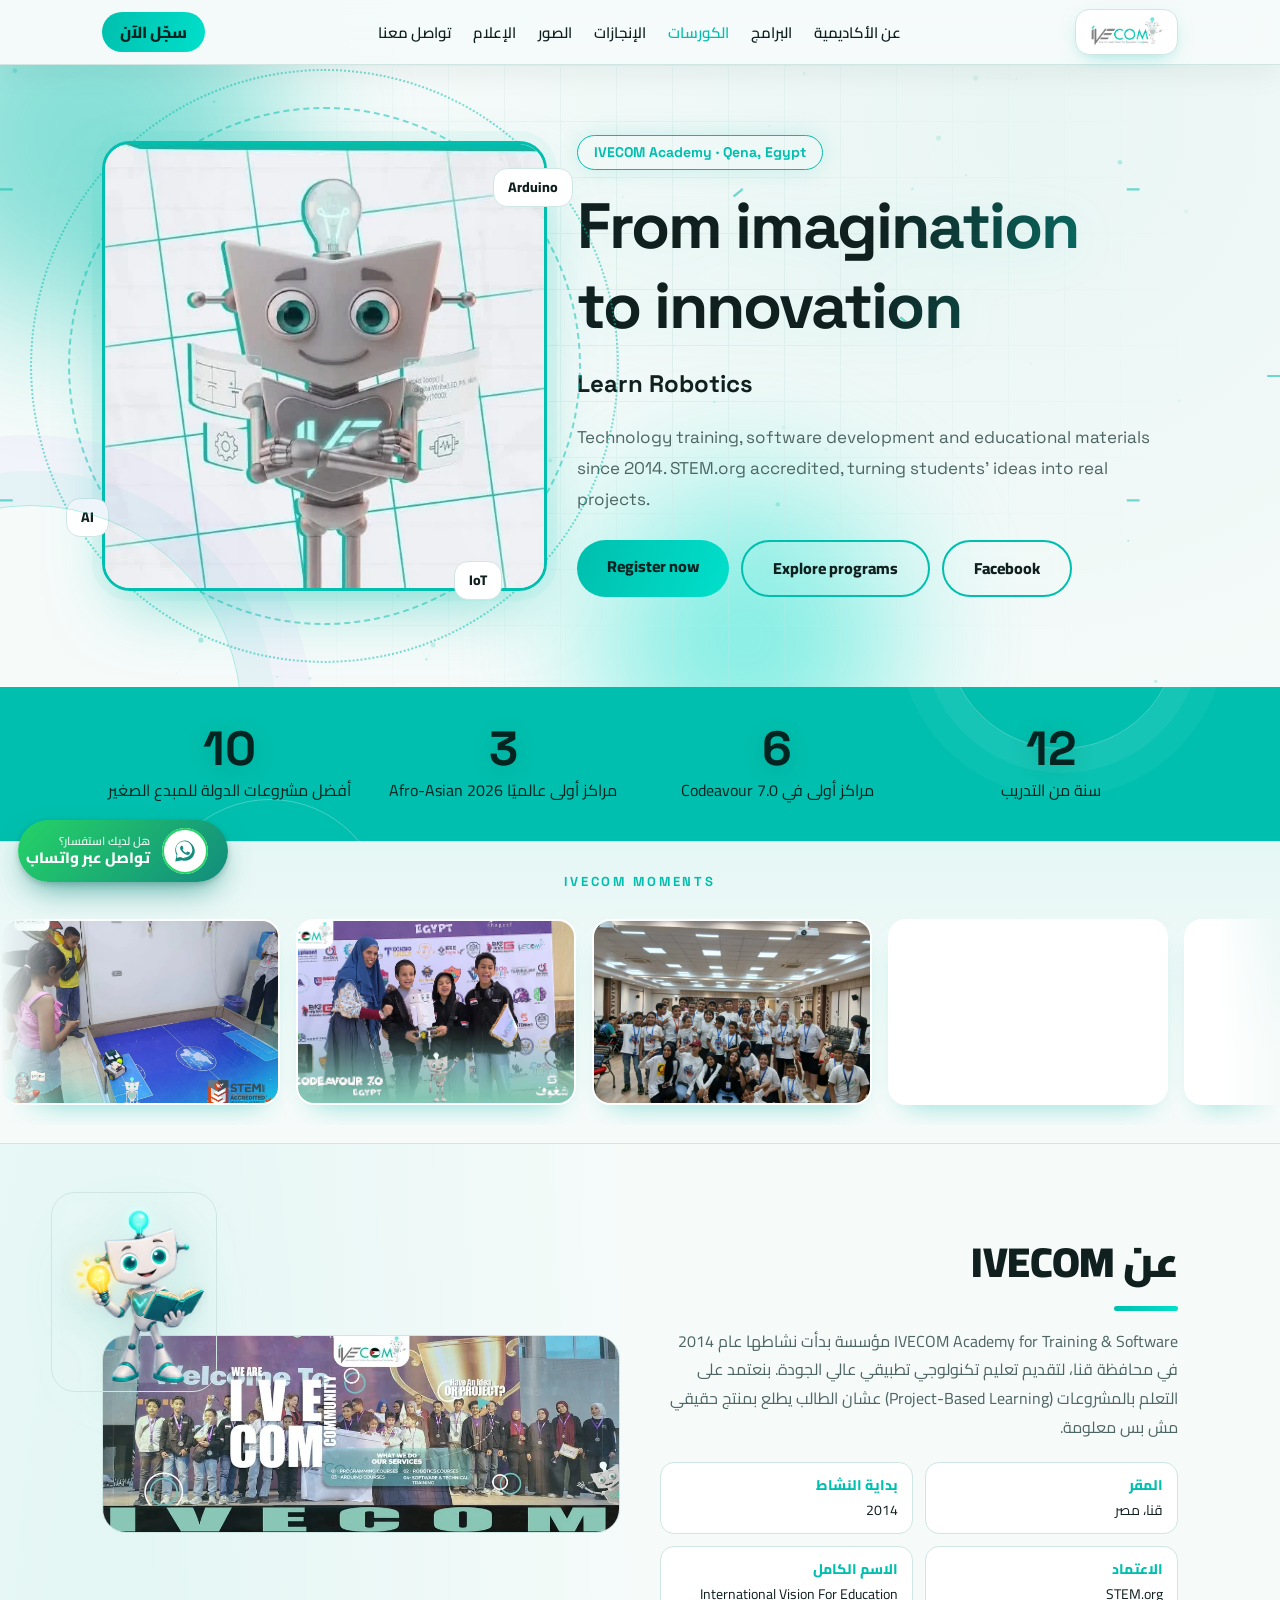
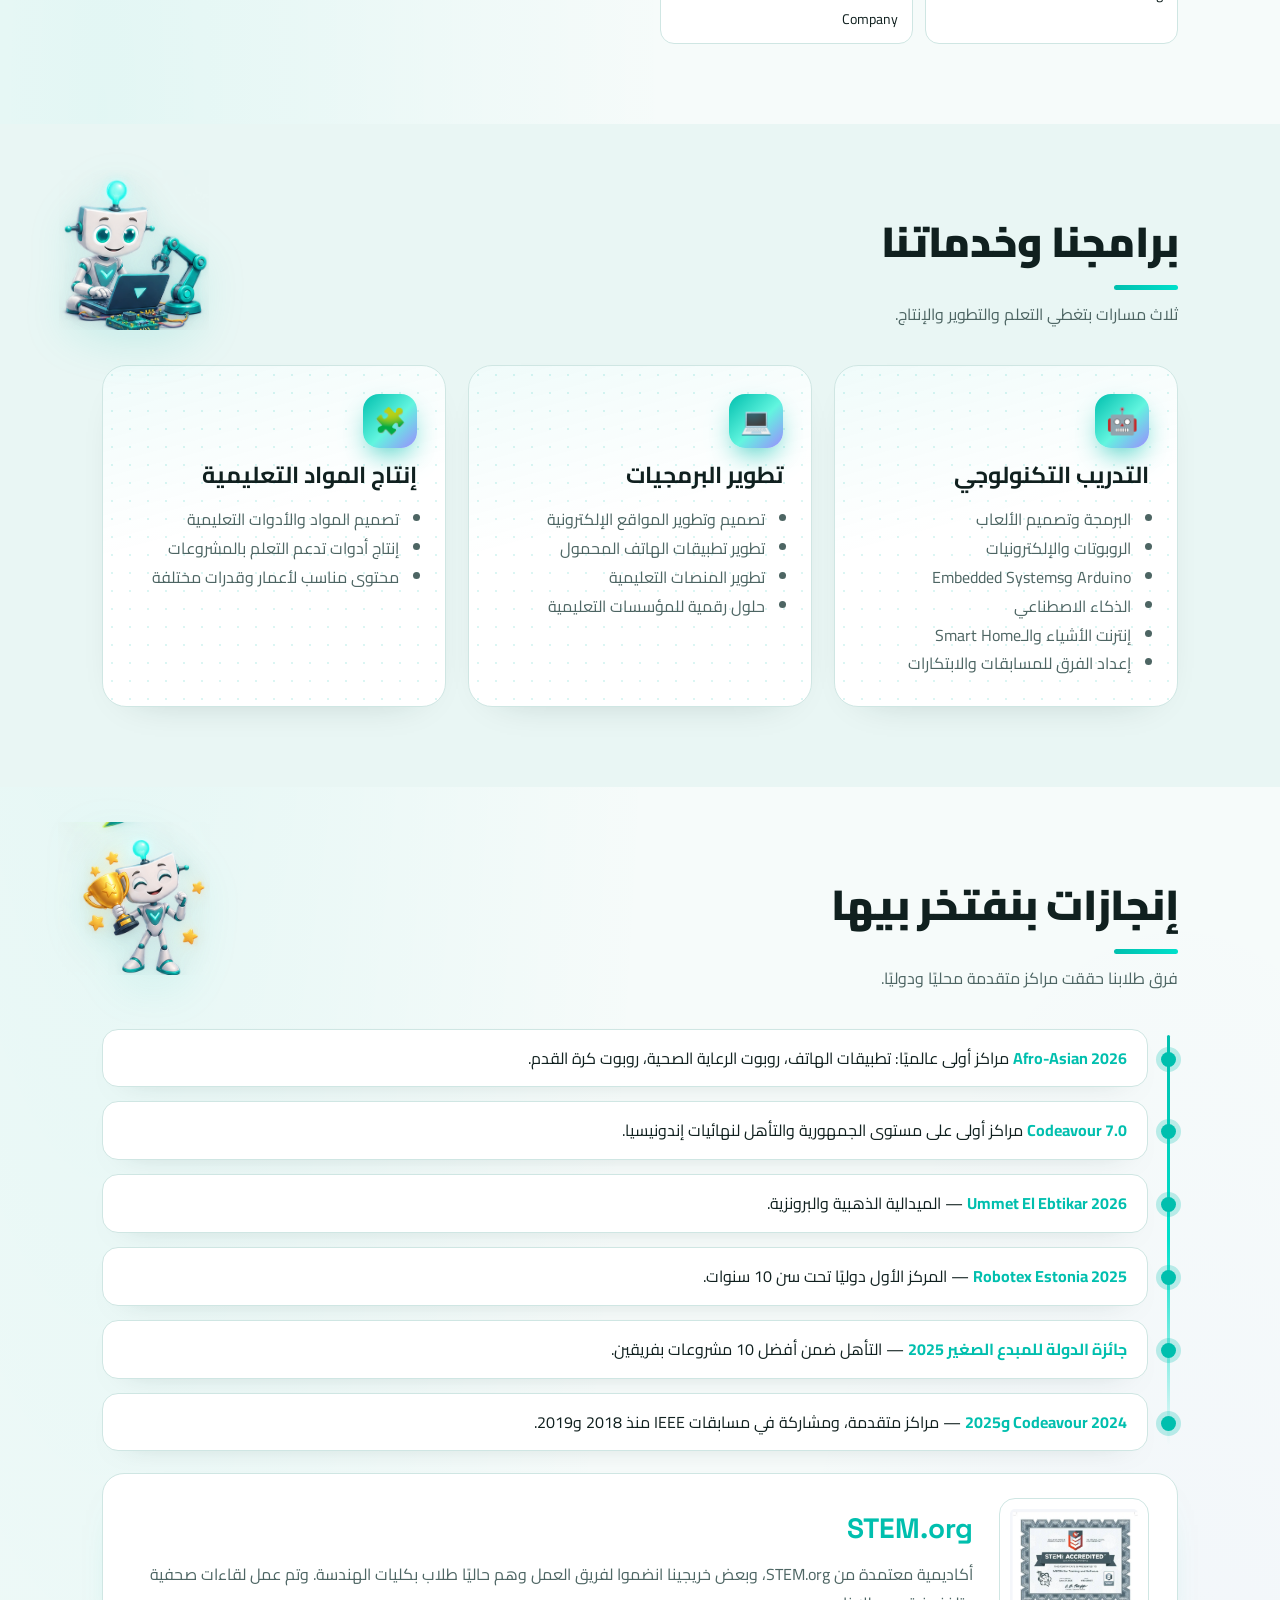
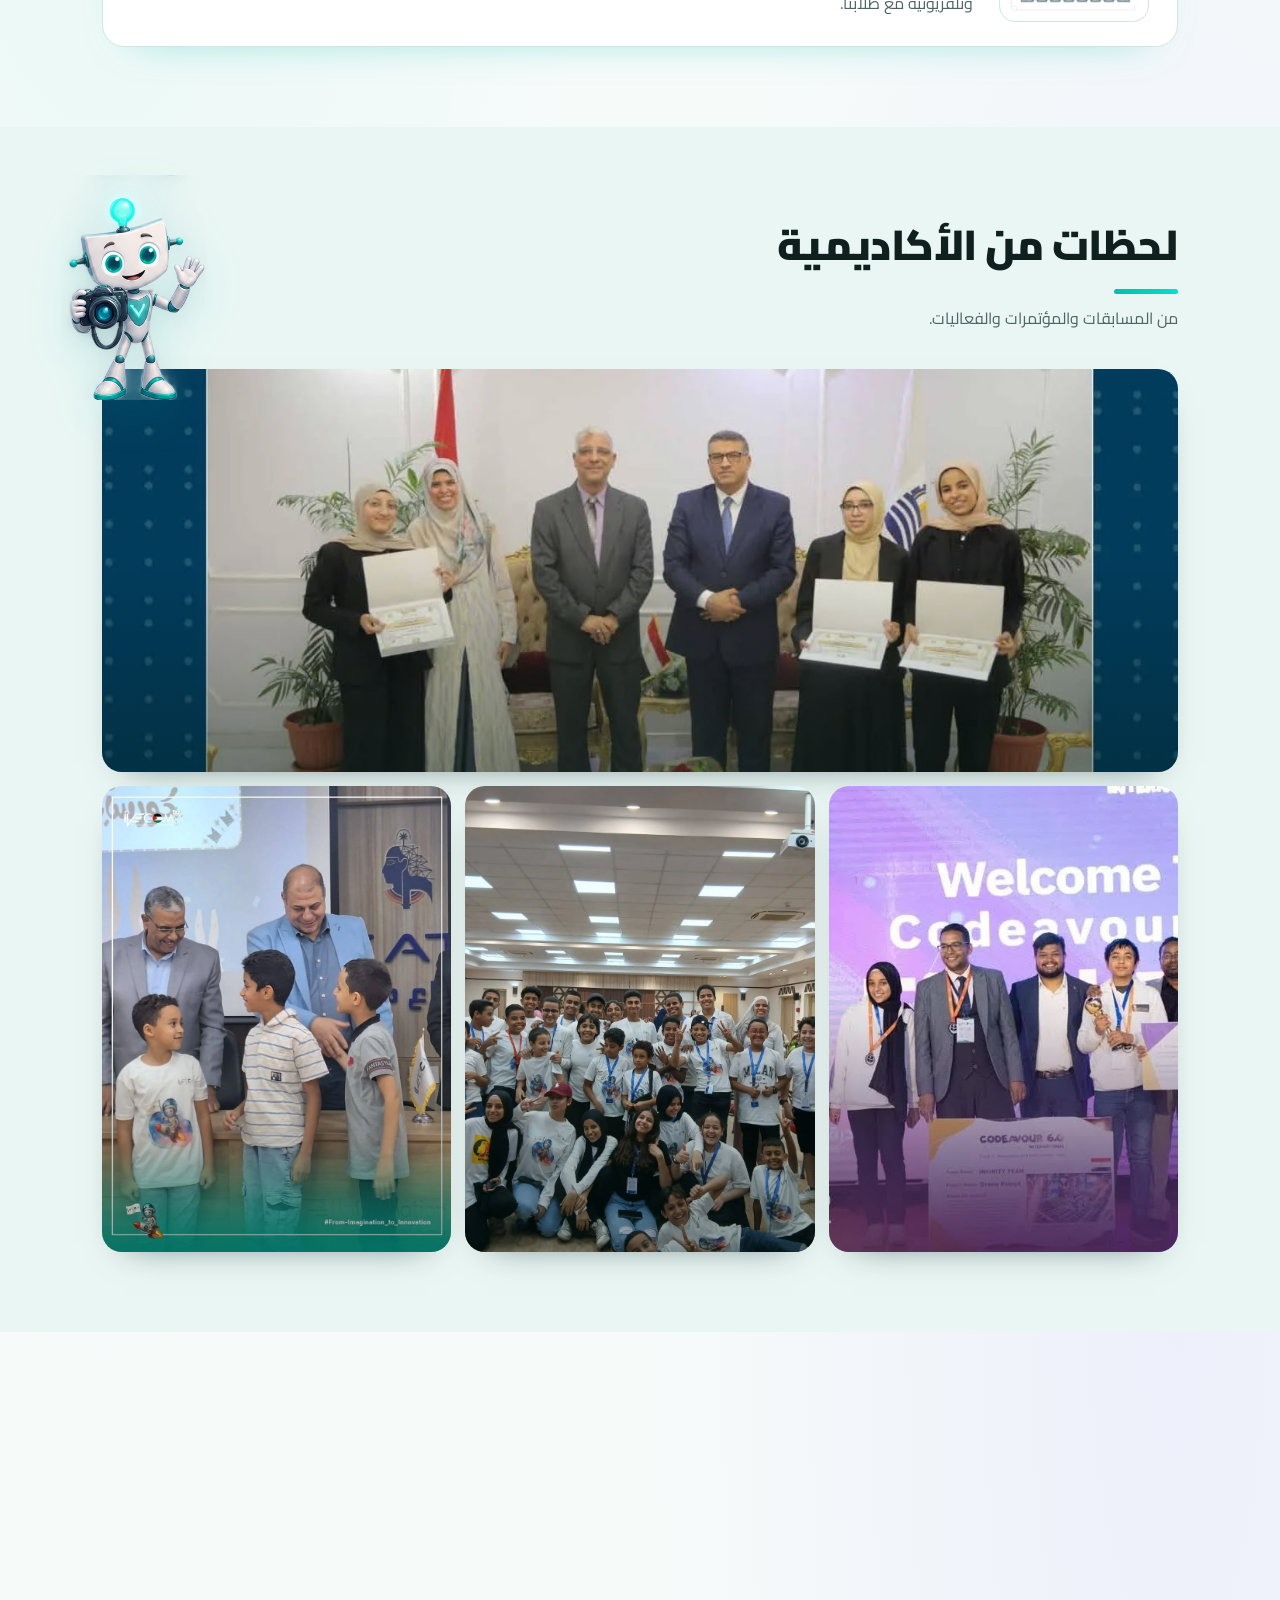
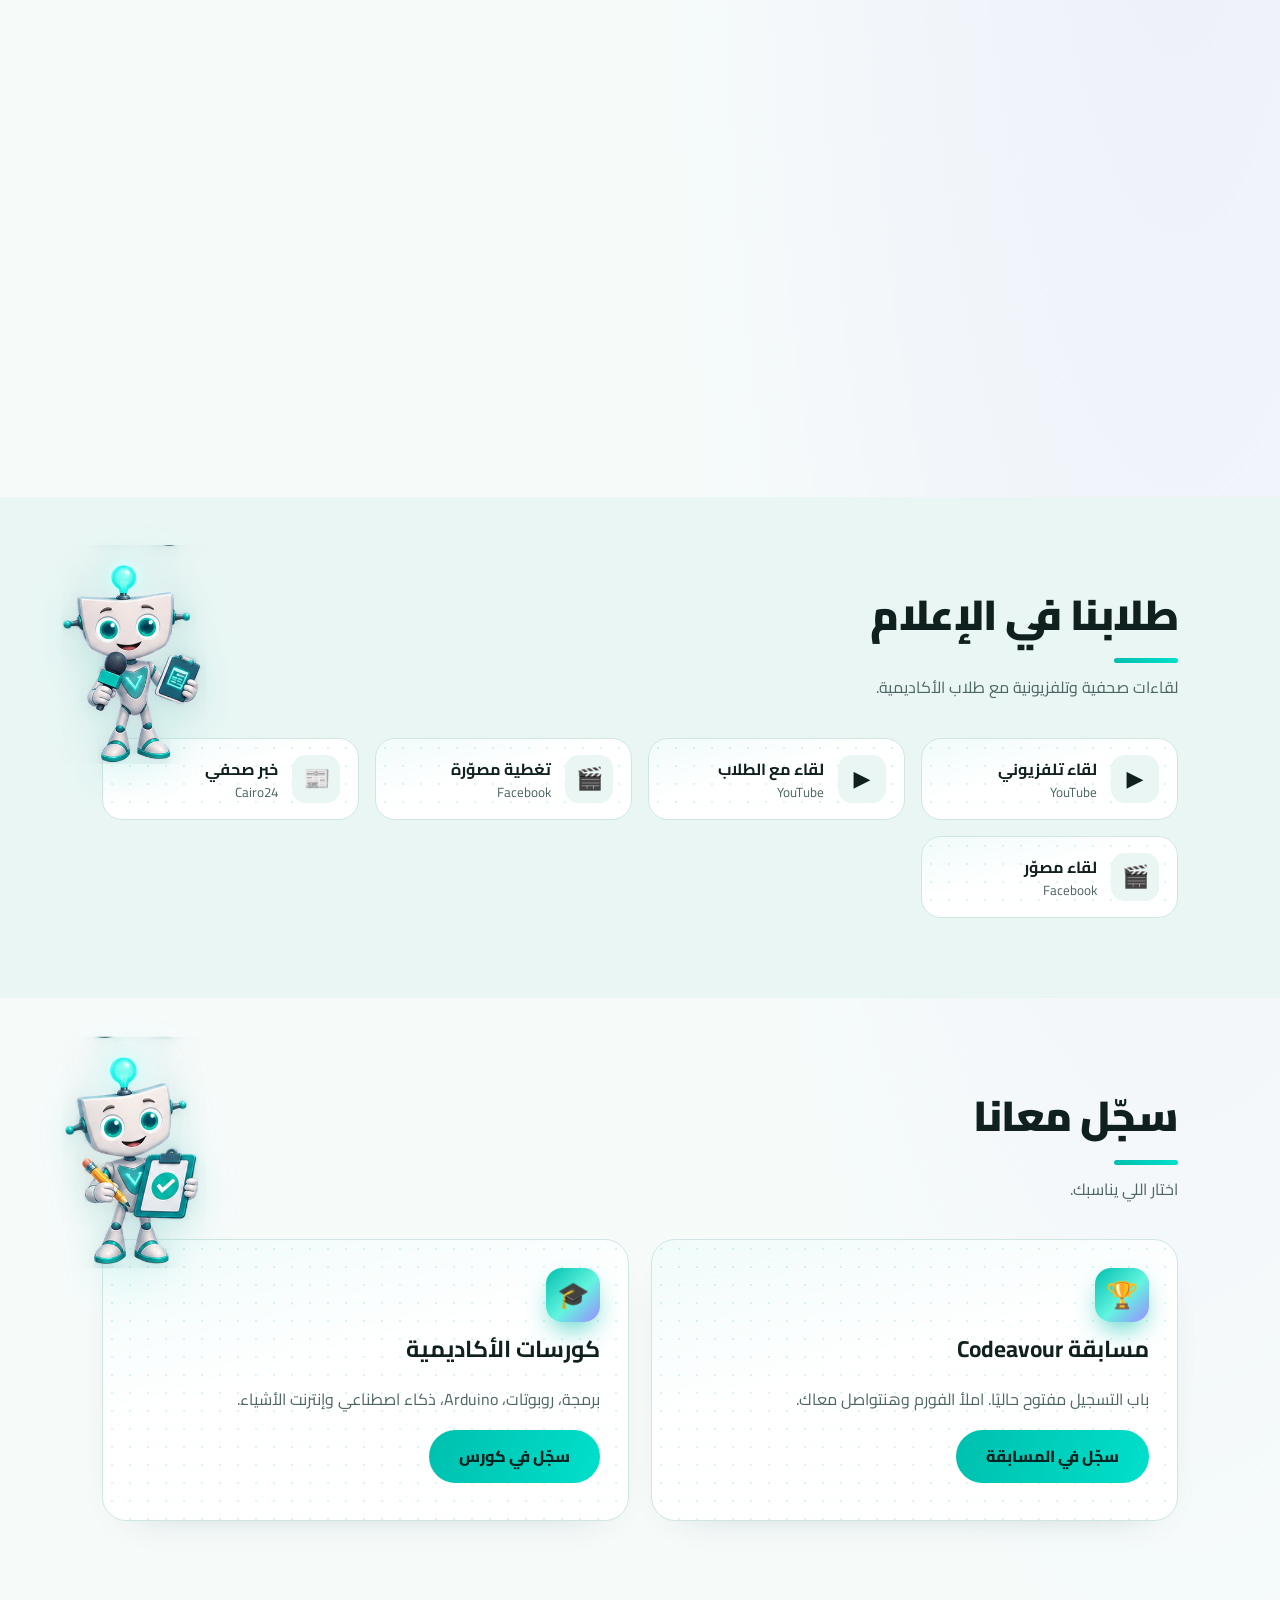
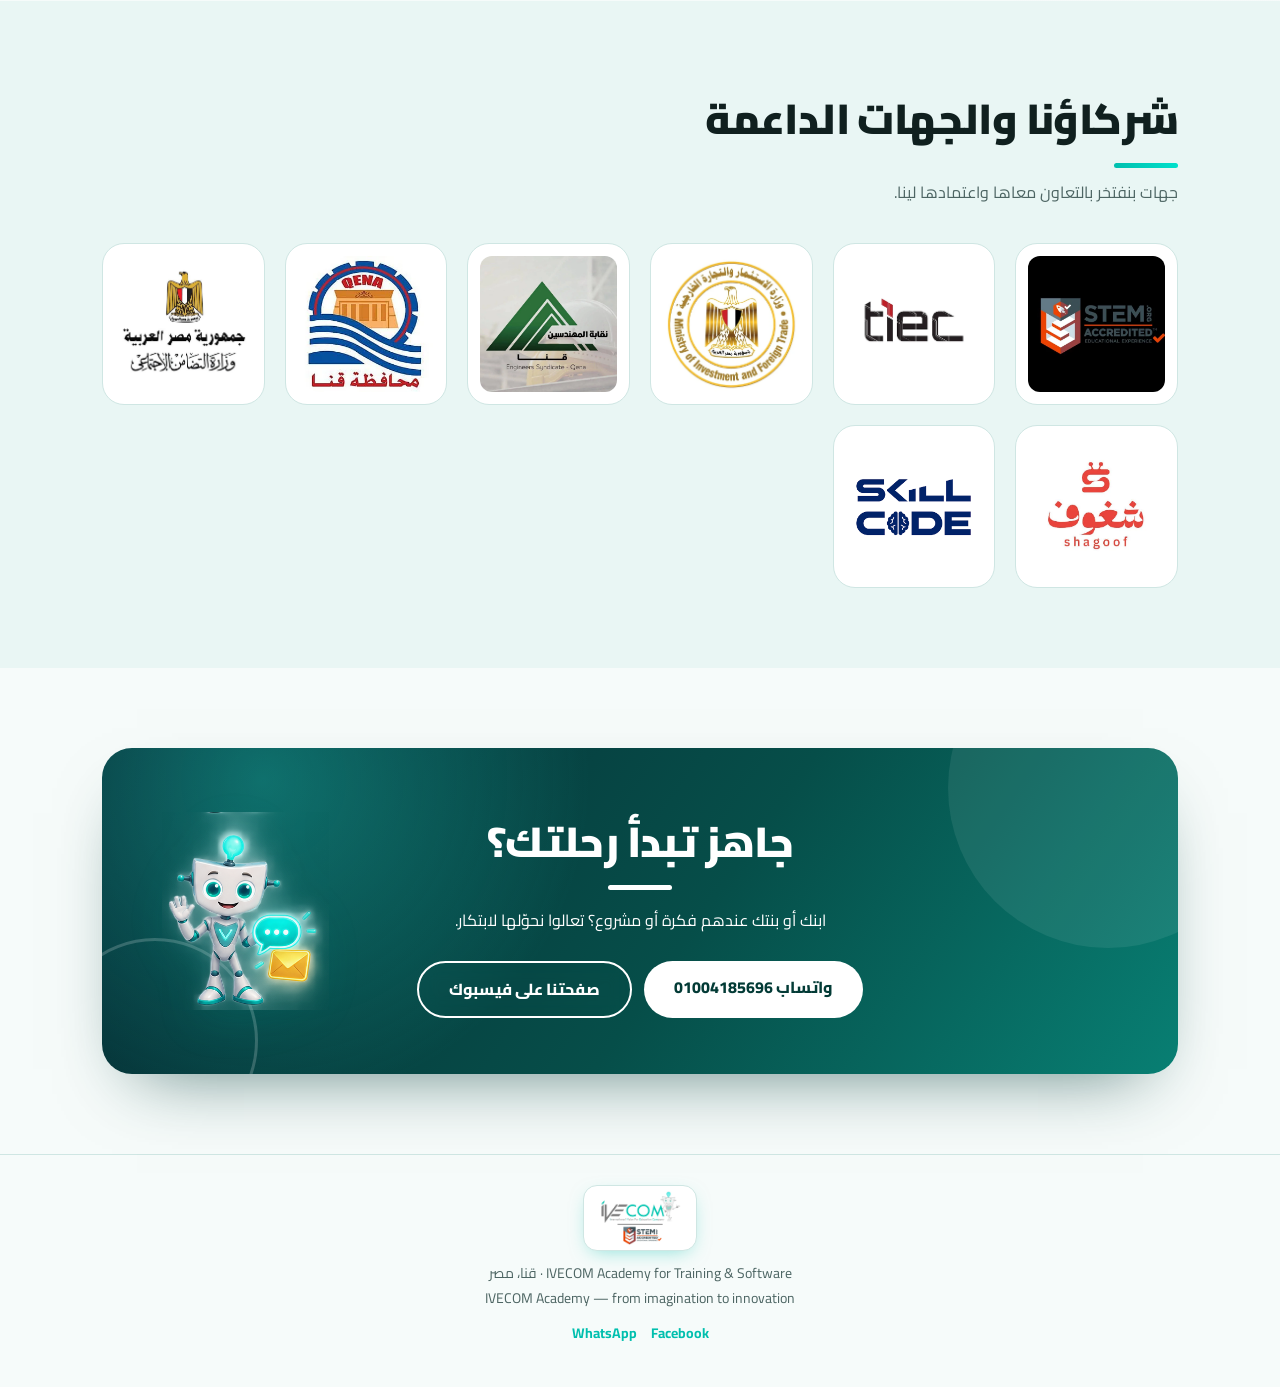
<file: index.html>
<!DOCTYPE html>
<html lang="ar" dir="rtl">
<head>
<meta charset="utf-8">
<meta name="viewport" content="width=device-width, initial-scale=1, viewport-fit=cover">
<title>IVECOM Academy | من الخيال إلى الابتكار</title>
<link rel="stylesheet" href="https://fonts.googleapis.com/css2?family=Cairo:wght@400;600;800;900&family=Space+Grotesk:wght@500;700&display=swap">
<link rel="stylesheet" href="style.css">
</head>
<body>
<div id="pg"></div>
<nav><div class="wrap"><a href="#top"><img src="./images/ivecom academy.png" alt="IVECOM"></a>
<ul><li><a href="#about">عن الأكاديمية</a></li><li><a href="#programs">البرامج</a></li><li class="nav-courses"><a href="courses/index.html">الكورسات</a></li><li><a href="#wins">الإنجازات</a></li><li><a href="#gallery">الصور</a></li><li><a href="#press">الإعلام</a></li><li><a href="#contact">تواصل معنا</a></li></ul>
<a class="btn p" href="#register" style="padding:6px 18px">سجّل الآن</a></div></nav>

<header class="hero" id="top"><div class="blob b1"></div><div class="blob b2"></div><div class="grid"></div><svg class="circ" viewBox="0 0 1000 600" preserveAspectRatio="none" aria-hidden="true"><path d="M0 120H200L260 180H520L580 120H1000"/><path d="M0 420H300L360 480H700L760 420H1000"/><path d="M1000 300H760L700 240H420L360 300H0"/></svg>
<div class="wrap"><div>
<span class="tag">IVECOM Academy · Qena, Egypt</span>
<h1>From imagination<br>to innovation</h1><div class="rot">Learn <span class="w" id="word">Programming</span></div>
<p class="lead">Technology training, software development and educational materials since 2014. STEM.org accredited, turning students' ideas into real projects.</p>
<div class="btns"><a class="btn p" href="#register">Register now</a><a class="btn g" href="#programs">Explore programs</a><a class="btn g" href="https://www.facebook.com/Ivecom.Qena" target="_blank" rel="noopener">Facebook</a></div></div>
<div class="mascot"><img src="images/ivecom-mascot.webp" alt="روبوت IVECOM"><span class="chip c1">Arduino</span><span class="chip c2">AI</span><span class="chip c3">IoT</span></div></div></header>

<div class="stats"><div class="wrap">
<div><b data-to="12">0</b>سنة من التدريب</div><div><b data-to="6">0</b>مراكز أولى في Codeavour 7.0</div><div><b data-to="3">0</b>مراكز أولى عالميًا Afro-Asian 2026</div><div><b data-to="10">0</b>أفضل مشروعات الدولة للمبدع الصغير</div></div></div>

<div class="moments" aria-labelledby="moments-title">
<p class="moments-title" id="moments-title">IVECOM Moments</p>
<div class="moments-viewport">
<div class="moments-track">
<div class="moments-set" id="momentsSet">
<!-- ===== صور الفعاليات (شريط متحرك) =====
     كل الصور موجودة في images/events وبتظهر ورا بعض وبتتحرك تلقائيًا.
     لإضافة صورة جديدة: حط الملف (png أو webp) في فولدر images/events، وبعدين انسخ السطر اللي تحت
     (شيل علامات الكومنت) والصقه مكان ما تحب تظهر الصورة، وغيّر اسم الملف والوصف:
<figure class="moments-card"><img src="./images/events/اسم-الصورة.webp" alt="وصف الصورة" loading="lazy" decoding="async"></figure>
     (النسخة المكررة اللي بتخلي الحركة مستمرة بتتعمل تلقائيًا من script.js، فمش محتاج تكرر الصورة هنا) -->
<figure class="moments-card"><img src="./images/events/soccer.webp" alt="طلاب يختبرون روبوتات كرة القدم" loading="lazy" decoding="async"></figure>
<figure class="moments-card"><img src="./images/events/658167643_1033789435987840_6730408788346410055_n.webp" alt="فريق IVECOM مع الروبوت في Codeavour 7.0" loading="lazy" decoding="async"></figure>
<figure class="moments-card"><img src="./images/events/556958224_884016830965102_443374047059716273_n.webp" alt="طلاب الأكاديمية في جلسة تدريبية" loading="lazy" decoding="async"></figure>
<figure class="moments-card"><img src="./images/events/afro.webp" alt="فريق IVECOM بشهاداتهم في ملتقى Afro-Asian" loading="lazy" decoding="async"></figure>
<figure class="moments-card"><img src="./images/events/655757526_1031395922893858_1721385652874005985_n.webp" alt="طلاب يعرضون روبوتهم في Codeavour 7.0" loading="lazy" decoding="async"></figure>
<figure class="moments-card"><img src="./images/events/866902296_1106343865728992_4366121220652302342_n.webp" alt="طالب يحمل كأس التكريم" loading="lazy" decoding="async"></figure>
<figure class="moments-card"><img src="./images/events/76956514_1454934027989636_923945317609504768_n.webp" alt="طلاب يحملون شهادات بعد نشاط تعليمي" loading="lazy" decoding="async"></figure>
<figure class="moments-card"><img src="./images/events/574880991_913871031313015_7151131311368704795_n.webp" alt="طلاب IVECOM مع الضيوف في فعالية" loading="lazy" decoding="async"></figure>
<figure class="moments-card"><img src="./images/events/chinese-guest.webp" alt="طالب IVECOM مع ضيف في فعالية دولية" loading="lazy" decoding="async"></figure>
<figure class="moments-card"><img src="./images/events/866315675_2814392328955585_118463934444519991_n.webp" alt="طالبات IVECOM مع ضيف في ملتقى تكنولوجي" loading="lazy" decoding="async"></figure>
<figure class="moments-card"><img src="./images/events/483678337_713326528034134_3274574322965515646_n.webp" alt="لحظة من فعاليات IVECOM" loading="lazy" decoding="async"></figure>
<figure class="moments-card"><img src="./images/events/483932434_713326561367464_891366391325050891_n.webp" alt="لحظة من فعاليات IVECOM" loading="lazy" decoding="async"></figure>
<figure class="moments-card"><img src="./images/events/486176880_723273227039464_3199417758564632305_n.webp" alt="لحظة من فعاليات IVECOM" loading="lazy" decoding="async"></figure>
<figure class="moments-card"><img src="./images/events/486349036_722570610443059_3700044930482851148_n.webp" alt="لحظة من فعاليات IVECOM" loading="lazy" decoding="async"></figure>
<figure class="moments-card"><img src="./images/events/486368223_722569843776469_7546222775423957006_n.webp" alt="لحظة من فعاليات IVECOM" loading="lazy" decoding="async"></figure>
<figure class="moments-card"><img src="./images/events/486562426_723012630398857_2299672117185070745_n.webp" alt="لحظة من فعاليات IVECOM" loading="lazy" decoding="async"></figure>
<figure class="moments-card"><img src="./images/events/486744607_726608933372560_6137450757326131731_n.webp" alt="لحظة من فعاليات IVECOM" loading="lazy" decoding="async"></figure>
<figure class="moments-card"><img src="./images/events/487205334_725694670130653_2576966513128978254_n.webp" alt="لحظة من فعاليات IVECOM" loading="lazy" decoding="async"></figure>
<figure class="moments-card"><img src="./images/events/487682119_727407979959322_8358881241092466296_n.webp" alt="لحظة من فعاليات IVECOM" loading="lazy" decoding="async"></figure>
<figure class="moments-card"><img src="./images/events/506062309_788101960556590_9194899600662012657_n.webp" alt="لحظة من فعاليات IVECOM" loading="lazy" decoding="async"></figure>
<figure class="moments-card"><img src="./images/events/584943513_923919696974815_4748402978976375484_n.webp" alt="لحظة من فعاليات IVECOM" loading="lazy" decoding="async"></figure>
<figure class="moments-card"><img src="./images/events/616015411_970708562295928_4892214132204314140_n.webp" alt="لحظة من فعاليات IVECOM" loading="lazy" decoding="async"></figure>
<figure class="moments-card"><img src="./images/events/636643521_997056109661173_6198678065419872312_n.webp" alt="لحظة من فعاليات IVECOM" loading="lazy" decoding="async"></figure>
<figure class="moments-card"><img src="./images/events/657273095_1026469776719806_3625460093296451640_n.webp" alt="لحظة من فعاليات IVECOM" loading="lazy" decoding="async"></figure>
<figure class="moments-card"><img src="./images/events/658858844_1034747885891995_5484394485965105620_n.webp" alt="لحظة من فعاليات IVECOM" loading="lazy" decoding="async"></figure>
<figure class="moments-card"><img src="./images/events/659147779_1034748009225316_4542435617999563936_n.webp" alt="لحظة من فعاليات IVECOM" loading="lazy" decoding="async"></figure>
<figure class="moments-card"><img src="./images/events/659794459_1034137362619714_9151819979678275845_n.webp" alt="لحظة من فعاليات IVECOM" loading="lazy" decoding="async"></figure>
<figure class="moments-card"><img src="./images/events/803108530_2882337848801775_496651076603016535_n.webp" alt="لحظة من فعاليات IVECOM" loading="lazy" decoding="async"></figure>
<figure class="moments-card"><img src="./images/events/887033263_1646461830591636_8065065176510491401_n.webp" alt="لحظة من فعاليات IVECOM" loading="lazy" decoding="async"></figure>
<figure class="moments-card"><img src="./images/events/891188271_1636919097932644_3277654449744647047_n.webp" alt="لحظة من فعاليات IVECOM" loading="lazy" decoding="async"></figure>
<figure class="moments-card"><img src="./images/events/913488932_1126450966794401_2347605011925984282_n.webp" alt="لحظة من فعاليات IVECOM" loading="lazy" decoding="async"></figure>
<figure class="moments-card"><img src="./images/events/914893284_1796335528255799_6543712446587036145_n.webp" alt="لحظة من فعاليات IVECOM" loading="lazy" decoding="async"></figure>
</div>
</div>
</div>
</div>
<section id="about"><div class="wrap about"><div class="rise"><h2>عن IVECOM</h2><img class="section-bot" src="images/robot-idea.png" alt="روبوت IVECOM يشرح فكرة ويتعلم" loading="lazy">
<p style="color:var(--mute)">IVECOM Academy for Training &amp; Software مؤسسة بدأت نشاطها عام 2014 في محافظة قنا، لتقديم تعليم تكنولوجي تطبيقي عالي الجودة. بنعتمد على التعلم بالمشروعات (Project-Based Learning) عشان الطالب يطلع بمنتج حقيقي مش بس معلومة.</p>
<div class="facts"><div><span>المقر</span>قنا، مصر</div><div><span>بداية النشاط</span>2014</div><div><span>الاعتماد</span>STEM.org</div><div><span>الاسم الكامل</span>International Vision For Education Company</div></div></div>
<img class="rise" src="./images/stage.webp" alt="فريق IVECOM على المسرح مع الكأس"></div></section>

<section class="alt" id="programs"><div class="wrap"><h2>برامجنا وخدماتنا</h2><p class="sub">ثلاث مسارات بتغطي التعلم والتطوير والإنتاج.</p><img class="section-bot" src="images/robot-tech.png" alt="روبوت IVECOM يعمل على التكنولوجيا والروبوتات" loading="lazy">
<div class="cards">
<div class="card rise"><div class="ic">🤖</div><h3>التدريب التكنولوجي</h3><ul><li>البرمجة وتصميم الألعاب</li><li>الروبوتات والإلكترونيات</li><li>Arduino وEmbedded Systems</li><li>الذكاء الاصطناعي</li><li>إنترنت الأشياء والـSmart Home</li><li>إعداد الفرق للمسابقات والابتكارات</li></ul></div>
<div class="card rise"><div class="ic">💻</div><h3>تطوير البرمجيات</h3><ul><li>تصميم وتطوير المواقع الإلكترونية</li><li>تطوير تطبيقات الهاتف المحمول</li><li>تطوير المنصات التعليمية</li><li>حلول رقمية للمؤسسات التعليمية</li></ul></div>
<div class="card rise"><div class="ic">🧩</div><h3>إنتاج المواد التعليمية</h3><ul><li>تصميم المواد والأدوات التعليمية</li><li>إنتاج أدوات تدعم التعلم بالمشروعات</li><li>محتوى مناسب لأعمار وقدرات مختلفة</li></ul></div></div></div></section>

<section id="wins"><div class="wrap"><h2>إنجازات بنفتخر بيها</h2><p class="sub">فرق طلابنا حققت مراكز متقدمة محليًا ودوليًا.</p><img class="section-bot" src="images/robot-trophy.png" alt="روبوت IVECOM يحتفل بالإنجازات" loading="lazy">
<div class="tl">
<div class="rise"><b>Afro-Asian 2026</b> مراكز أولى عالميًا: تطبيقات الهاتف، روبوت الرعاية الصحية، روبوت كرة القدم.</div>
<div class="rise"><b>Codeavour 7.0</b>  مراكز أولى على مستوى الجمهورية والتأهل لنهائيات إندونيسيا.</div>
<div class="rise"><b>Ummet El Ebtikar 2026</b> — الميدالية الذهبية والبرونزية.</div>
<div class="rise"><b>Robotex Estonia 2025</b> — المركز الأول دوليًا تحت سن 10 سنوات.</div>
<div class="rise"><b>جائزة الدولة للمبدع الصغير 2025</b> — التأهل ضمن أفضل 10 مشروعات بفريقين.</div>
<div class="rise"><b>Codeavour 2024 و2025</b> — مراكز متقدمة، ومشاركة في مسابقات IEEE منذ 2018 و2019.</div></div>
<div class="stem rise">
<!-- ===== صورة اعتماد STEM.org =====
     لتغيير الصورة: غيّر المسار في src فقط (مثال: images/stem-accreditation.png)
     وللتحكم في الحجم: عدّل المتغير --stem-badge-w في style.css (داخل :root) -->
<img class="stem-badge" src="images/Stem.webp" alt="شهادة اعتماد STEM.org للأكاديمية" loading="lazy" onerror="this.classList.add('is-missing')">
<div class="stem-body"><b>STEM.org</b><span style="color:var(--mute)">أكاديمية معتمدة من STEM.org، وبعض خريجينا انضموا لفريق العمل وهم حاليًا طلاب بكليات الهندسة. وتم عمل لقاءات صحفية وتلفزيونية مع طلابنا.</span></div></div></div></section>

<section class="alt" id="gallery"><div class="wrap"><h2>لحظات من الأكاديمية</h2><p class="sub">من المسابقات والمؤتمرات والفعاليات.</p><img class="section-bot" src="images/robot-gallery.png" alt="روبوت IVECOM يوثق اللحظات" loading="lazy">
<div class="gal"><figure class="wide rise"><img src="./images/governor.webp"></figure>
<figure class="rise"><img src="./images/499224828_770901538943299_2404754766059296859_n.webp" alt="تكريم طالب في Afro-Asian"></figure>
<figure class="rise"><img src="./images/events/556958224_884016830965102_443374047059716273_n.webp" alt="طلاب الأكاديمية في فعالية"></figure>
<figure class="rise"><img src="./images/events/574880991_913871031313015_7151131311368704795_n.webp" alt="روبوت IVECOM"></figure></div></div></section>

<section id="video"><div class="wrap vid"><div class="rise"><h2>شوف الأكاديمية في فيديو</h2><p class="sub">اضغط على الفيديو لتشغيله. ولو ما اشتغلش افتحه مباشرة على فيسبوك.</p><img class="section-bot" src="images/robot-video.png" alt="روبوت IVECOM يقدم الفيديو" loading="lazy"><a class="btn g" href="https://www.facebook.com/reel/2000026607990550" target="_blank" rel="noopener">افتح على فيسبوك</a></div>
<div class="reel rise" id="reel" role="button" tabindex="0" aria-label="تشغيل الفيديو" data-u="https://www.facebook.com/reel/2000026607990550"><div class="play">▶</div></div></div></section>

<section class="alt" id="press"><div class="wrap"><h2>طلابنا في الإعلام</h2><p class="sub">لقاءات صحفية وتلفزيونية مع طلاب الأكاديمية.</p><img class="section-bot" src="images/robot-media.png" alt="روبوت IVECOM يتحدث إلى الإعلام" loading="lazy"><div class="press"><a class="pc rise" href="https://youtu.be/RGy8B8v94Ms" target="_blank" rel="noopener"><i>▶️</i><span><b>لقاء تلفزيوني</b><small>YouTube</small></span></a><a class="pc rise" href="https://youtu.be/boZZvVX3FII" target="_blank" rel="noopener"><i>▶️</i><span><b>لقاء مع الطلاب</b><small>YouTube</small></span></a><a class="pc rise" href="https://www.facebook.com/share/v/1amFZvqarZ/" target="_blank" rel="noopener"><i>🎬</i><span><b>تغطية مصوّرة</b><small>Facebook</small></span></a><a class="pc rise" href="https://www.cairo24.com/2521985" target="_blank" rel="noopener"><i>📰</i><span><b>خبر صحفي</b><small>Cairo24</small></span></a><a class="pc rise" href="https://www.facebook.com/share/v/1dLLYajSgV/" target="_blank" rel="noopener"><i>🎬</i><span><b>لقاء مصوّر</b><small>Facebook</small></span></a></div></div></section>

<section id="register"><div class="wrap"><h2>سجّل معانا</h2><p class="sub">اختار اللي يناسبك.</p><img class="section-bot" src="images/robot-register.png" alt="روبوت IVECOM يساعد في التسجيل" loading="lazy"><div class="cards">
<div class="card rise"><div class="ic">🏆</div><h3>مسابقة Codeavour</h3><p style="color:var(--mute)">باب التسجيل مفتوح حاليًا. املأ الفورم وهنتواصل معاك.</p><a class="btn p" href="https://docs.google.com/forms/d/e/1FAIpQLSct5ky-ukODRo3CR_g7459hGvhRLh05FtkzUf1J-POymgyP-w/viewform" target="_blank" rel="noopener">سجّل في المسابقة</a></div>
<div class="card rise"><div class="ic">🎓</div><h3>كورسات الأكاديمية</h3><p style="color:var(--mute)">برمجة، روبوتات، Arduino، ذكاء اصطناعي وإنترنت الأشياء.</p><a class="btn p" href="https://wa.me/201004185696?text=%D8%B9%D8%A7%D9%8A%D8%B2%20%D8%A3%D8%B3%D8%AC%D9%84%20%D9%81%D9%8A%20%D9%83%D9%88%D8%B1%D8%B3%20%D9%81%D9%8A%20IVECOM" target="_blank" rel="noopener">سجّل في كورس</a></div></div></div></section>

<section class="alt" id="partners"><div class="wrap"><h2>شركاؤنا والجهات الداعمة</h2><p class="sub">جهات بنفتخر بالتعاون معاها واعتمادها لينا.</p>
<div class="partners-grid">
<!-- ===== لوجوهات الشركاء =====
     لإضافة لوجو جديد: حط الصورة (png أو webp) في فولدر images/logos، وبعدين انسخ السطر اللي تحت
     (شيل علامات الكومنت) والصقه جوه partners-grid، وغيّر اسم الملف والوصف:
<div class="partner rise"><img src="images/logos/اسم-اللوجو.webp" alt="اسم الجهة" title="اسم الجهة" loading="lazy"></div>
-->
<div class="partner rise"><img src="images/logos/stem-accredited.webp" alt="STEM.org Accredited" title="STEM.org Accredited" loading="lazy"></div>
<div class="partner rise"><img src="images/logos/tiec.webp" alt="TIEC" title="TIEC" loading="lazy"></div>
<div class="partner rise"><img src="images/logos/ministry-investment.webp" alt="وزارة الاستثمار والتجارة الخارجية" title="وزارة الاستثمار والتجارة الخارجية" loading="lazy"></div>
<div class="partner rise"><img src="images/logos/engineers-syndicate-qena.webp" alt="نقابة المهندسين بقنا" title="نقابة المهندسين بقنا" loading="lazy"></div>
<div class="partner rise"><img src="images/logos/qena-governorate.webp" alt="محافظة قنا" title="محافظة قنا" loading="lazy"></div>
<div class="partner rise"><img src="images/logos/ministry-social-solidarity.webp" alt="وزارة التضامن الاجتماعي" title="وزارة التضامن الاجتماعي" loading="lazy"></div>
<div class="partner rise"><img src="images/logos/shagoof.webp" alt="شغوف Shagoof" title="شغوف Shagoof" loading="lazy"></div>
<div class="partner rise"><img src="images/logos/skillcode.png" alt="Skill Code" title="Skill Code" loading="lazy"></div>
</div></div></section>

<section id="contact"><div class="wrap"><div class="cta rise"><h2>جاهز تبدأ رحلتك؟</h2><img class="section-bot" src="images/robot-contact.png" alt="روبوت IVECOM يرحب بكم للتواصل" loading="lazy"><p>ابنك أو بنتك عندهم فكرة أو مشروع؟ تعالوا نحوّلها لابتكار.</p>
<div class="btns" style="justify-content:center"><a class="btn p" href="https://wa.me/201004185696" target="_blank" rel="noopener">واتساب 01004185696</a><a class="btn g" href="https://www.facebook.com/Ivecom.Qena" target="_blank" rel="noopener">صفحتنا على فيسبوك</a></div></div></div></section>

<footer><div class="wrap"><img src="./images/ivecom.webp" alt="IVECOM"><div>IVECOM Academy for Training &amp; Software · قنا، مصر</div><div>IVECOM Academy — from imagination to innovation</div><div class="soc"><a href="https://www.facebook.com/Ivecom.Qena" target="_blank" rel="noopener">Facebook</a><a href="https://wa.me/201004185696" target="_blank" rel="noopener">WhatsApp</a></div></div></footer>
<a class="wa" href="https://wa.me/201004185696?text=%D8%A7%D9%84%D8%B3%D9%84%D8%A7%D9%85%20%D8%B9%D9%84%D9%8A%D9%83%D9%85%D8%8C%20%D8%B9%D8%A7%D9%8A%D8%B2%20%D8%A3%D8%B3%D8%AA%D9%81%D8%B3%D8%B1%20%D8%B9%D9%86%20%D8%A3%D9%83%D8%A7%D8%AF%D9%8A%D9%85%D9%8A%D8%A9%20IVECOM" target="_blank" rel="noopener" aria-label="تواصل معنا عبر واتساب">
<span class="wa-ic"><svg viewBox="0 0 32 32" width="26" height="26" aria-hidden="true" focusable="false"><path fill="currentColor" d="M16.04 3C9.4 3 4 8.38 4 15.02c0 2.12.55 4.19 1.6 6.01L4 29l8.14-1.57a12.02 12.02 0 0 0 3.9.65h.01C22.68 28.08 28 22.7 28 16.06 28 12.85 26.75 9.83 24.48 7.56A11.94 11.94 0 0 0 16.04 3Zm0 22.03h-.01a9.97 9.97 0 0 1-5.08-1.39l-.36-.22-4.83.93.96-4.7-.24-.38a9.93 9.93 0 0 1-1.52-5.25c0-5.5 4.5-9.97 10.05-9.97 2.68 0 5.2 1.04 7.09 2.93a9.9 9.9 0 0 1 2.94 7.05c0 5.5-4.52 9.99-10.6 9.99Zm5.5-7.47c-.3-.15-1.78-.88-2.06-.98-.27-.1-.47-.15-.67.15-.2.3-.77.98-.94 1.18-.17.2-.35.22-.65.07-.3-.15-1.27-.47-2.42-1.5-.9-.8-1.5-1.78-1.67-2.08-.17-.3-.02-.46.13-.61.14-.13.3-.35.45-.52.15-.18.2-.3.3-.5.1-.2.05-.37-.02-.52-.08-.15-.67-1.62-.92-2.22-.24-.58-.49-.5-.67-.51h-.57c-.2 0-.52.07-.8.37-.27.3-1.04 1.02-1.04 2.5s1.07 2.9 1.22 3.1c.15.2 2.1 3.2 5.08 4.49.71.3 1.26.49 1.7.63.71.23 1.36.2 1.87.12.57-.08 1.78-.73 2.03-1.43.25-.7.25-1.3.17-1.43-.07-.13-.27-.2-.57-.35Z"/></svg></span>
<span class="wa-tx"><small>هل لديك استفسار؟</small><b>تواصل عبر واتساب</b></span>
</a>
<script src="script.js" defer></script>
</body>
</html>
</file>
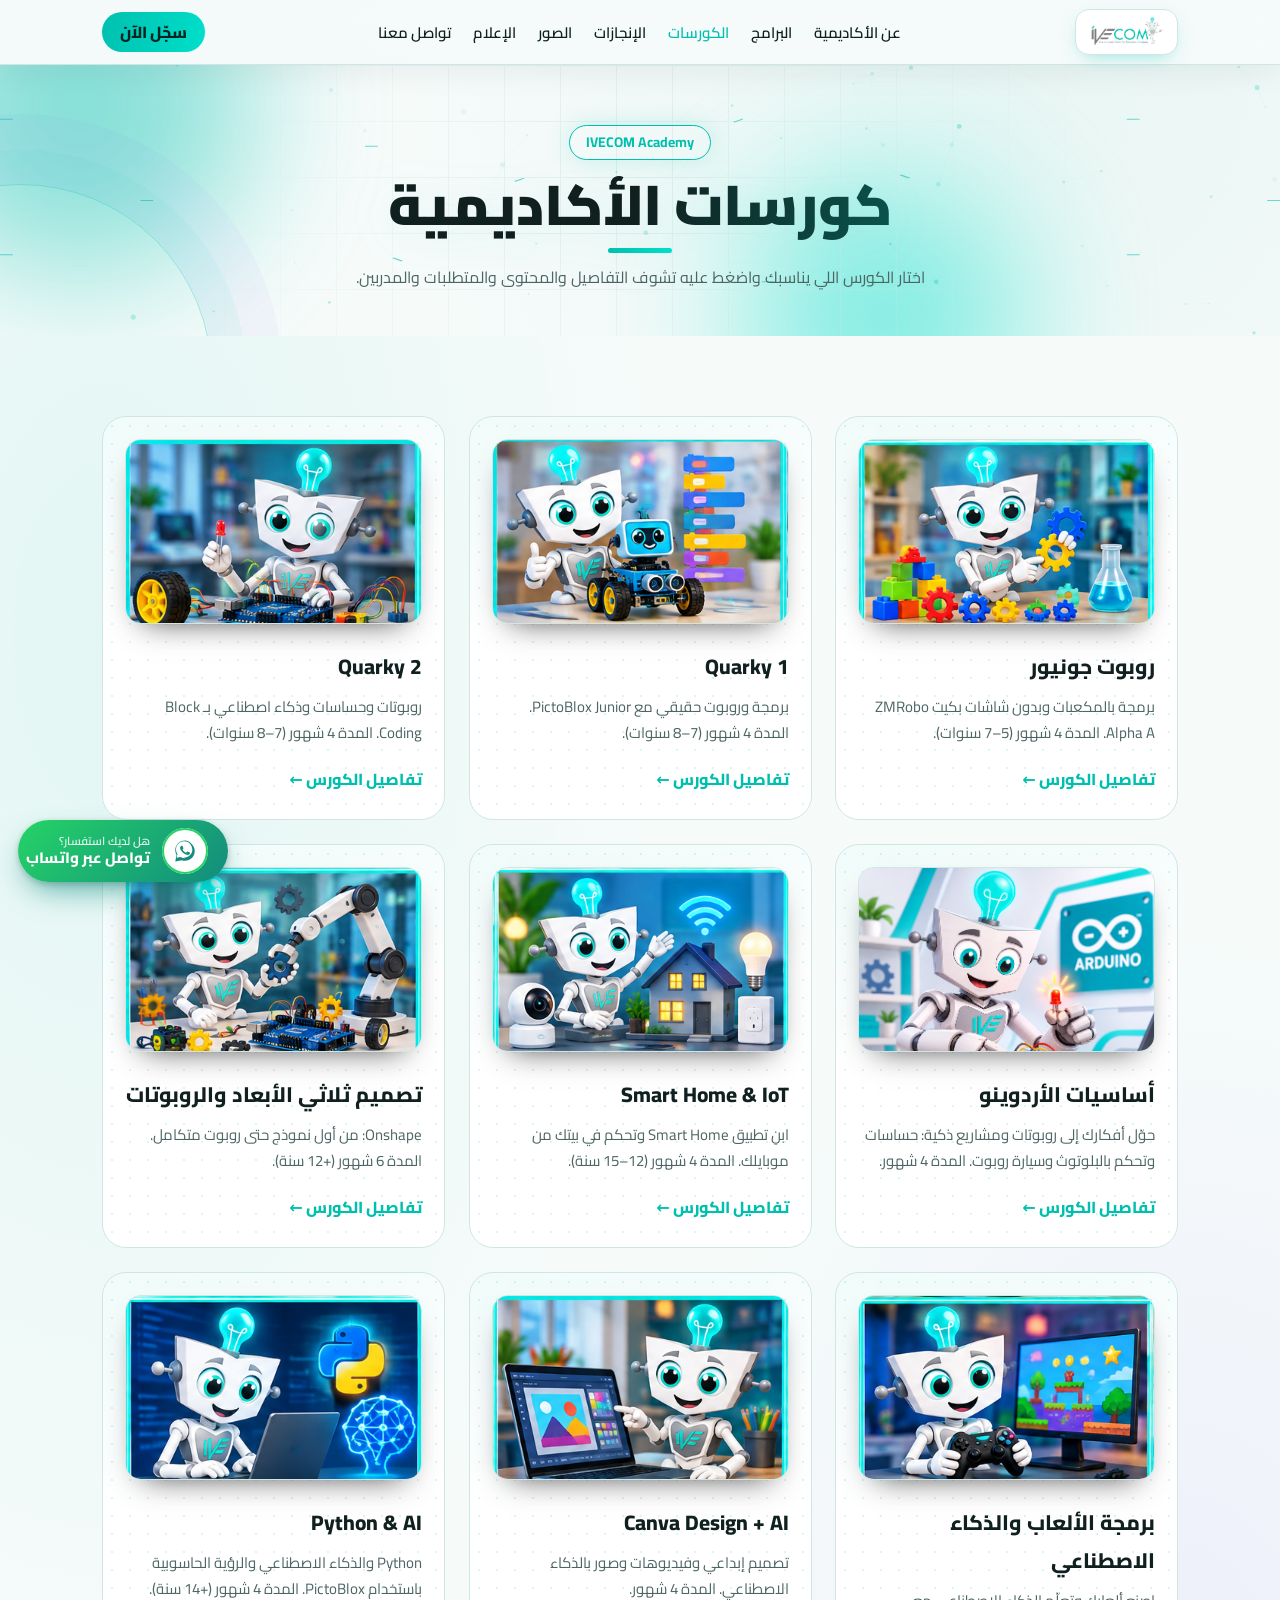
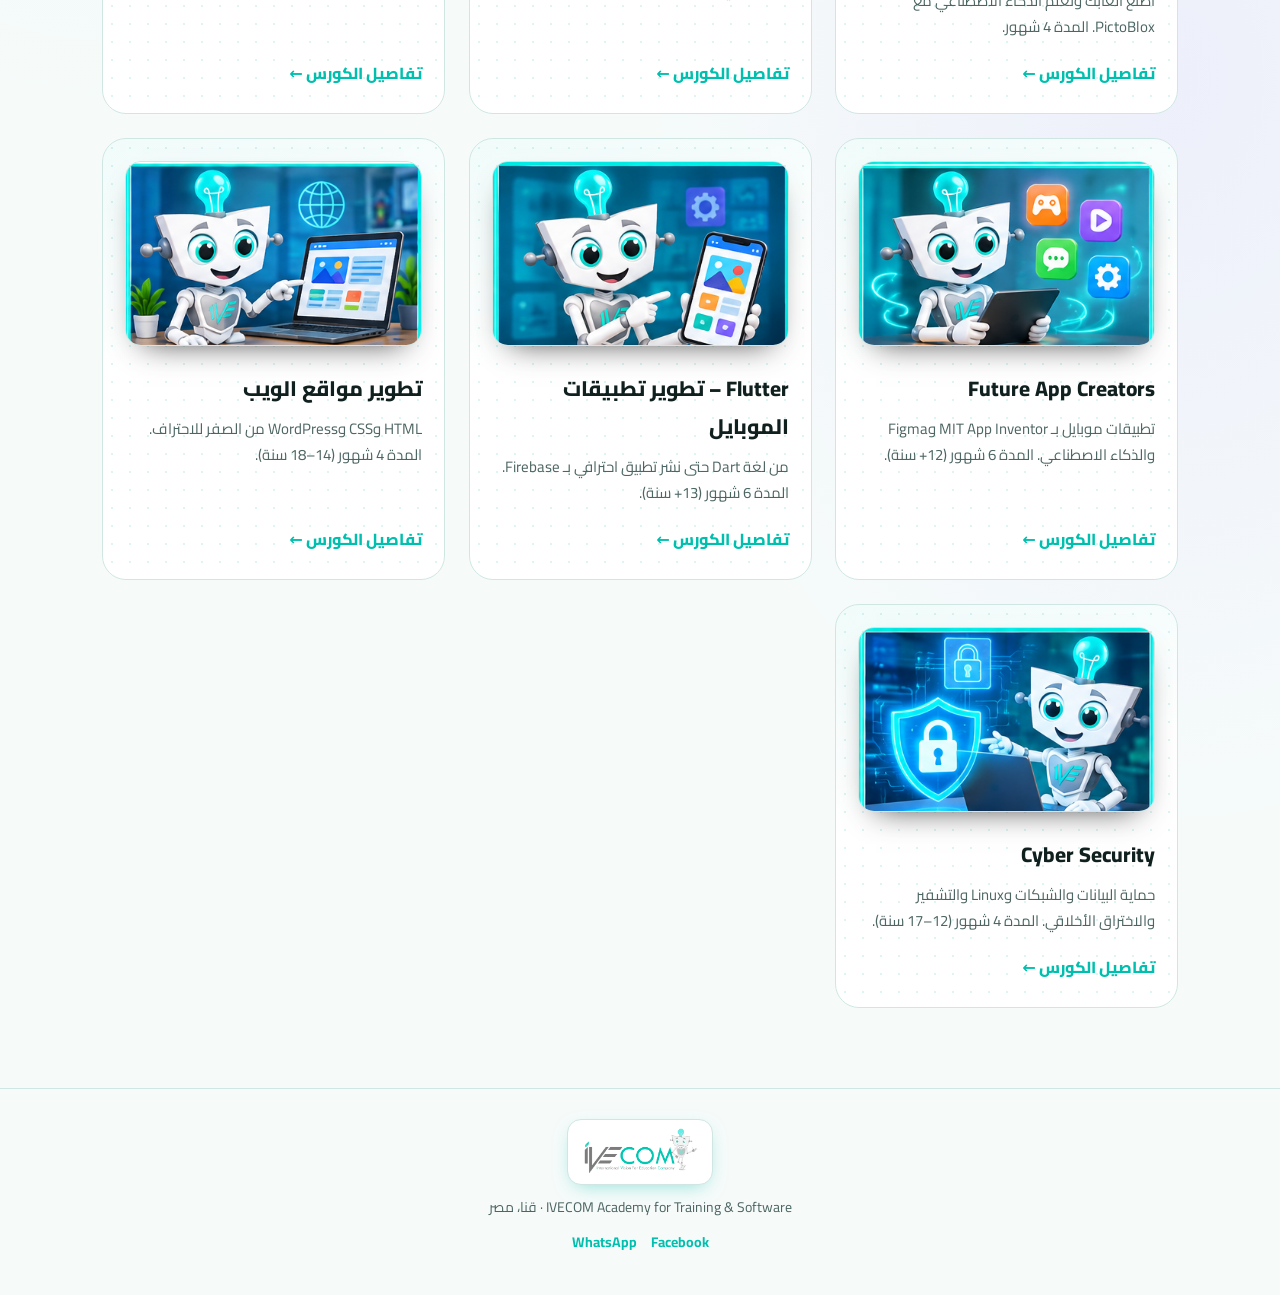
<file: courses/index.html>
<!DOCTYPE html>
<html lang="ar" dir="rtl">
<head>
<meta charset="utf-8">
<meta name="viewport" content="width=device-width, initial-scale=1, viewport-fit=cover">
<title>كورسات الأكاديمية | IVECOM Academy</title>
<link rel="stylesheet" href="https://fonts.googleapis.com/css2?family=Cairo:wght@400;600;800;900&family=Space+Grotesk:wght@500;700&display=swap">
<link rel="stylesheet" href="../style.css">
<link rel="stylesheet" href="courses.css">
</head>
<body>
<div id="pg"></div>
<nav><div class="wrap"><a href="../index.html"><img src="../images/ivecom academy.png" alt="IVECOM"></a>
<ul><li><a href="../index.html#about">عن الأكاديمية</a></li><li><a href="../index.html#programs">البرامج</a></li><li class="nav-courses"><a href="../courses/index.html">الكورسات</a></li><li><a href="../index.html#wins">الإنجازات</a></li><li><a href="../index.html#gallery">الصور</a></li><li><a href="../index.html#press">الإعلام</a></li><li><a href="../index.html#contact">تواصل معنا</a></li></ul>
<a class="btn p" href="../index.html#register" style="padding:6px 18px">سجّل الآن</a></div></nav>
<header class="lhero"><div class="wrap"><span class="ctag">IVECOM Academy</span><h1>كورسات الأكاديمية</h1><p>اختار الكورس اللي يناسبك واضغط عليه تشوف التفاصيل والمحتوى والمتطلبات والمدربين.</p></div></header>
<section><div class="wrap"><div class="ccards">
<a class="ccard rise" href="robot-junior/index.html"><div class="cimg"> <img src="../images/course-img/junior.png" alt="روبوت جونيور"> </div><h3>روبوت جونيور</h3><p>برمجة بالمكعبات وبدون شاشات بكيت ZMRobo Alpha A. المدة 4 شهور (5–7 سنوات).</p><span class="more">تفاصيل الكورس ←</span></a>
<a class="ccard rise" href="quarky1/index.html"><div class="cimg"> <img src="../images/course-img/quarky1.png" alt="Quarky 1"> </div><h3>Quarky 1</h3><p>برمجة وروبوت حقيقي مع PictoBlox Junior. المدة 4 شهور (7–8 سنوات).</p><span class="more">تفاصيل الكورس ←</span></a>
<a class="ccard rise" href="quarky2/index.html"><div class="cimg"> <img src="../images/course-img/quarky2.png" alt="Quarky 2"></div><h3>Quarky 2</h3><p>روبوتات وحساسات وذكاء اصطناعي بـ Block Coding. المدة 4 شهور (7–8 سنوات).</p><span class="more">تفاصيل الكورس ←</span></a>
<a class="ccard rise" href="arduino/index.html"><div class="cimg"><img src="../images/course-img/arduino.png" alt="أساسيات الأردوينو"></div><h3>أساسيات الأردوينو</h3><p>حوّل أفكارك إلى روبوتات ومشاريع ذكية: حساسات وتحكم بالبلوتوث وسيارة روبوت. المدة 4 شهور.</p><span class="more">تفاصيل الكورس ←</span></a>
<a class="ccard rise" href="iot/index.html"><div class="cimg"> <img src="../images/course-img/IOT.png" alt="Smart Home &amp; IoT"> </div><h3>Smart Home &amp; IoT</h3><p>ابنِ تطبيق Smart Home وتحكم في بيتك من موبايلك. المدة 4 شهور (12–15 سنة).</p><span class="more">تفاصيل الكورس ←</span></a>
<a class="ccard rise" href="3d-design/index.html"><div class="cimg"> <img src="../images/course-img/3D.png" alt="تصميم ثلاثي الأبعاد "> </div><h3>تصميم ثلاثي الأبعاد والروبوتات</h3><p>Onshape: من أول نموذج حتى روبوت متكامل. المدة 6 شهور (+12 سنة).</p><span class="more">تفاصيل الكورس ←</span></a>
<a class="ccard rise" href="games-pictoblox/index.html"><div class="cimg"><img src="../images/course-img/games.png" alt="برمجة الألعاب والذكاء الاصطناعي"></div><h3>برمجة الألعاب والذكاء الاصطناعي</h3><p>اصنع ألعابك وتعلّم الذكاء الاصطناعي مع PictoBlox. المدة 4 شهور.</p><span class="more">تفاصيل الكورس ←</span></a>
<a class="ccard rise" href="canva/index.html"><div class="cimg"> <img src="../images/course-img/canva.png" alt="Canva Design + AI"> </div><h3>Canva Design + AI</h3><p>تصميم إبداعي وفيديوهات وصور بالذكاء الاصطناعي. المدة 4 شهور.</p><span class="more">تفاصيل الكورس ←</span></a>
<a class="ccard rise" href="python/index.html"><div class="cimg"> <img src="../images/course-img/python.png" alt="Python &amp; AI"> </div><h3>Python &amp; AI</h3><p>Python والذكاء الاصطناعي والرؤية الحاسوبية باستخدام PictoBlox. المدة 4 شهور (+14 سنة).</p><span class="more">تفاصيل الكورس ←</span></a>
<a class="ccard rise" href="mobile-application/index.html"><div class="cimg"><img src="../images/course-img/MIT.png" alt="Future App Creators"> </div><h3>Future App Creators</h3><p>تطبيقات موبايل بـ MIT App Inventor وFigma والذكاء الاصطناعي. المدة 6 شهور (12+ سنة).</p><span class="more">تفاصيل الكورس ←</span></a>
<a class="ccard rise" href="flutter/index.html"><div class="cimg"><img src="../images/course-img/flutter.png" alt="Flutter – تطوير تطبيقات الموبايل"> </div><h3>Flutter – تطوير تطبيقات الموبايل</h3><p>من لغة Dart حتى نشر تطبيق احترافي بـ Firebase. المدة 6 شهور (13+ سنة).</p><span class="more">تفاصيل الكورس ←</span></a>
<a class="ccard rise" href="web-design/index.html"><div class="cimg"><img src="../images/course-img/web.png" alt="تطوير مواقع الويب"></div><h3>تطوير مواقع الويب</h3><p>HTML وCSS وWordPress من الصفر للاحتراف. المدة 4 شهور (14–18 سنة).</p><span class="more">تفاصيل الكورس ←</span></a>
<a class="ccard rise" href="cyber-security/index.html"><div class="cimg"><img src="../images/course-img/cyber.png" alt="Cyber Security"></div><h3>Cyber Security</h3><p>حماية البيانات والشبكات وLinux والتشفير والاختراق الأخلاقي. المدة 4 شهور (12–17 سنة).</p><span class="more">تفاصيل الكورس ←</span></a>
</div></div></section>

<footer><div class="wrap"><img src="../images/ivecom academy.png" alt="IVECOM"><div>IVECOM Academy for Training &amp; Software · قنا، مصر</div><div class="soc"><a href="https://www.facebook.com/Ivecom.Qena" target="_blank" rel="noopener">Facebook</a><a href="https://wa.me/201004185696" target="_blank" rel="noopener">WhatsApp</a></div></div></footer>
<a class="wa" href="https://wa.me/201004185696?text=%D8%A7%D9%84%D8%B3%D9%84%D8%A7%D9%85%20%D8%B9%D9%84%D9%8A%D9%83%D9%85%D8%8C%20%D8%B9%D8%A7%D9%8A%D8%B2%20%D8%A3%D8%B3%D8%AA%D9%81%D8%B3%D8%B1%20%D8%B9%D9%86%20%D9%83%D9%88%D8%B1%D8%B3%D8%A7%D8%AA%20%D8%A3%D9%83%D8%A7%D8%AF%D9%8A%D9%85%D9%8A%D8%A9%20IVECOM" target="_blank" rel="noopener" aria-label="تواصل معنا عبر واتساب">
<span class="wa-ic"><svg viewBox="0 0 32 32" width="26" height="26" aria-hidden="true" focusable="false"><path fill="currentColor" d="M16.04 3C9.4 3 4 8.38 4 15.02c0 2.12.55 4.19 1.6 6.01L4 29l8.14-1.57a12.02 12.02 0 0 0 3.9.65h.01C22.68 28.08 28 22.7 28 16.06 28 12.85 26.75 9.83 24.48 7.56A11.94 11.94 0 0 0 16.04 3Zm0 22.03h-.01a9.97 9.97 0 0 1-5.08-1.39l-.36-.22-4.83.93.96-4.7-.24-.38a9.93 9.93 0 0 1-1.52-5.25c0-5.5 4.5-9.97 10.05-9.97 2.68 0 5.2 1.04 7.09 2.93a9.9 9.9 0 0 1 2.94 7.05c0 5.5-4.52 9.99-10.6 9.99Zm5.5-7.47c-.3-.15-1.78-.88-2.06-.98-.27-.1-.47-.15-.67.15-.2.3-.77.98-.94 1.18-.17.2-.35.22-.65.07-.3-.15-1.27-.47-2.42-1.5-.9-.8-1.5-1.78-1.67-2.08-.17-.3-.02-.46.13-.61.14-.13.3-.35.45-.52.15-.18.2-.3.3-.5.1-.2.05-.37-.02-.52-.08-.15-.67-1.62-.92-2.22-.24-.58-.49-.5-.67-.51h-.57c-.2 0-.52.07-.8.37-.27.3-1.04 1.02-1.04 2.5s1.07 2.9 1.22 3.1c.15.2 2.1 3.2 5.08 4.49.71.3 1.26.49 1.7.63.71.23 1.36.2 1.87.12.57-.08 1.78-.73 2.03-1.43.25-.7.25-1.3.17-1.43-.07-.13-.27-.2-.57-.35Z"/></svg></span>
<span class="wa-tx"><small>هل لديك استفسار؟</small><b>تواصل عبر واتساب</b></span>
</a>
<script src="courses.js" defer></script>
</body>
</html>
</file>
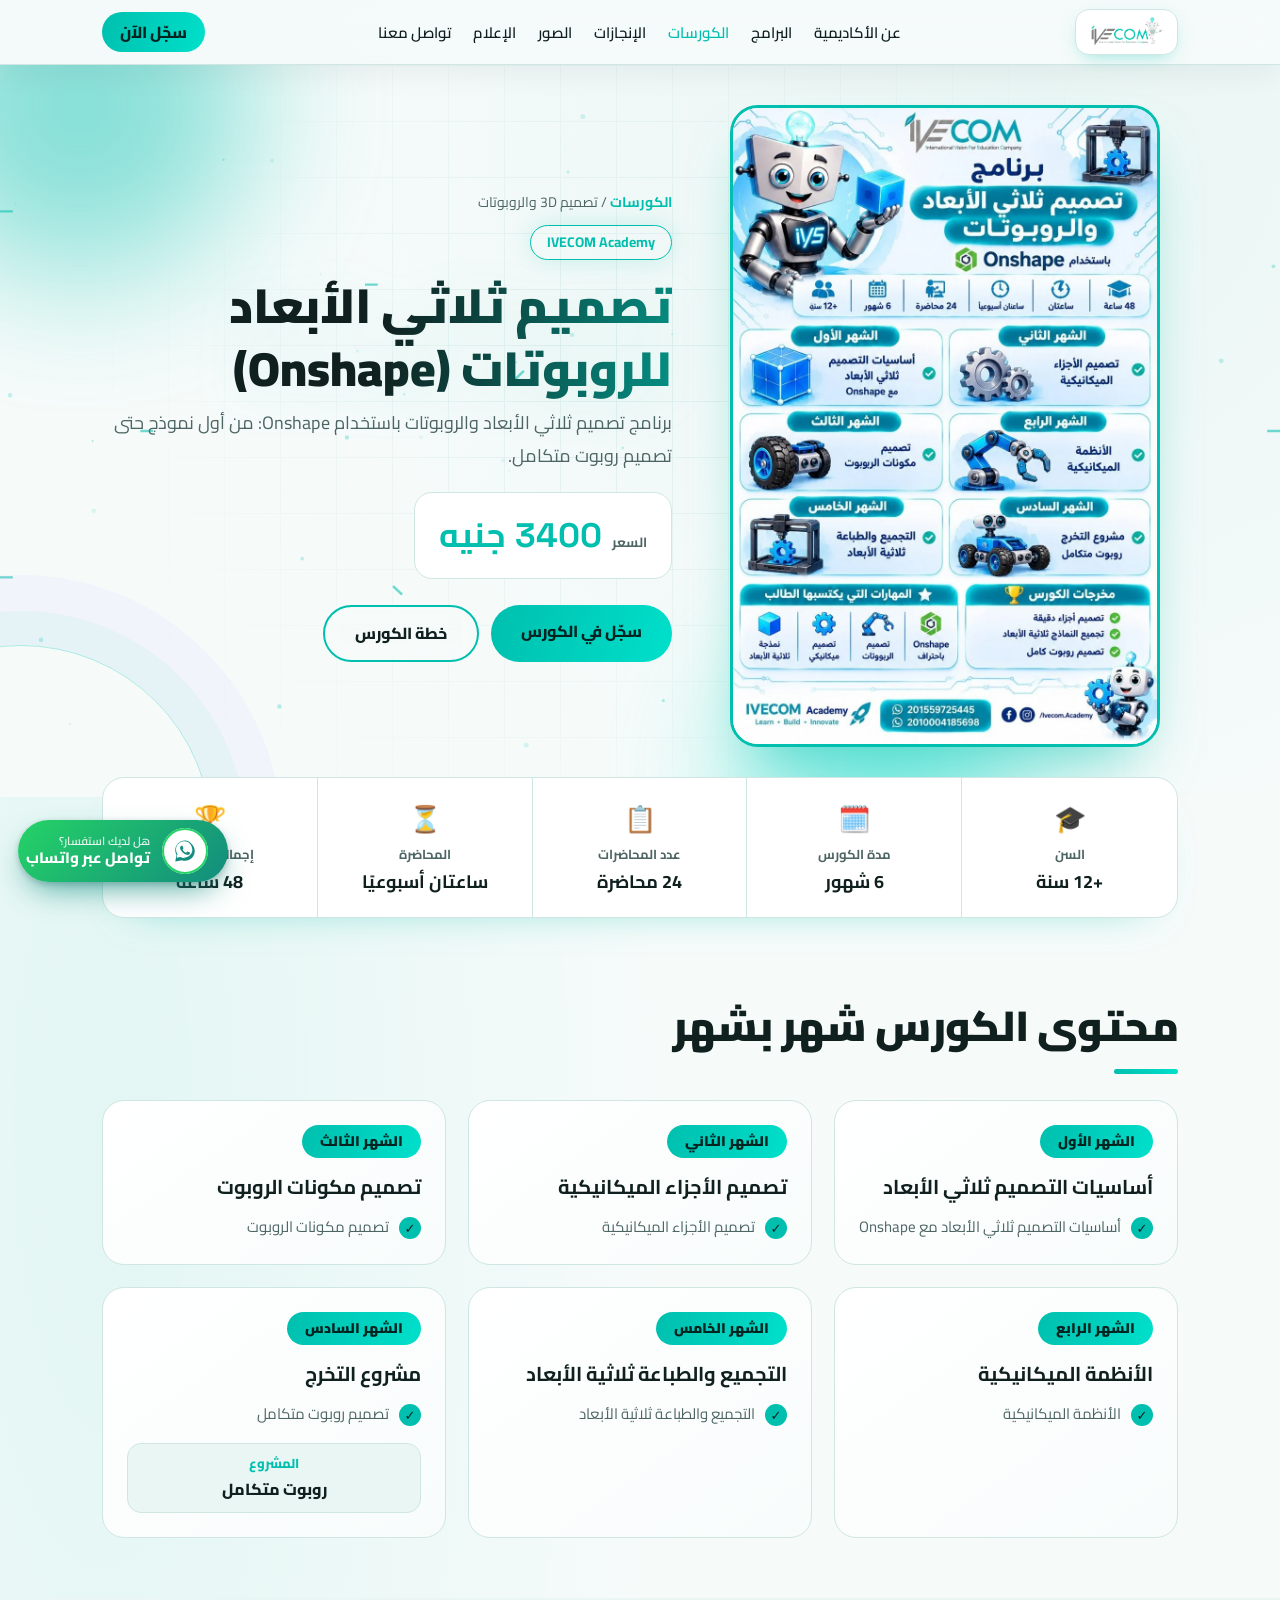
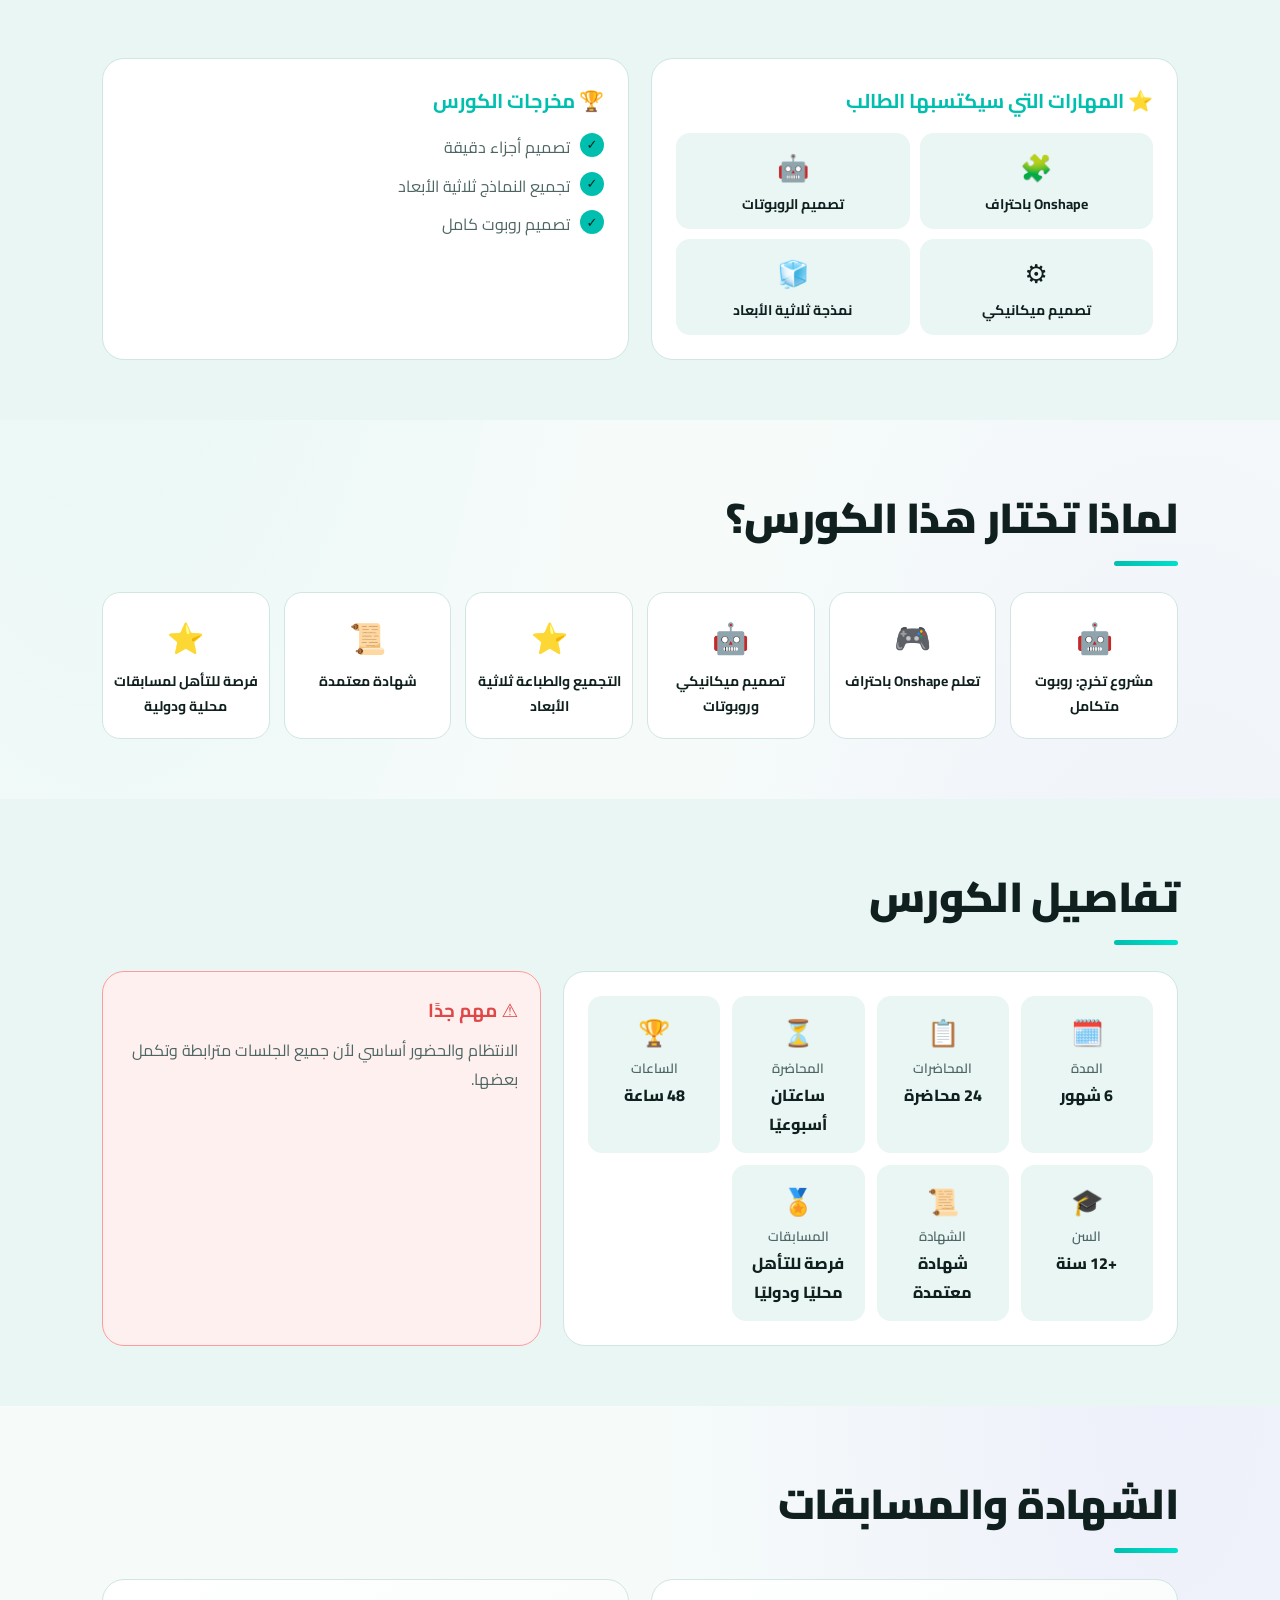
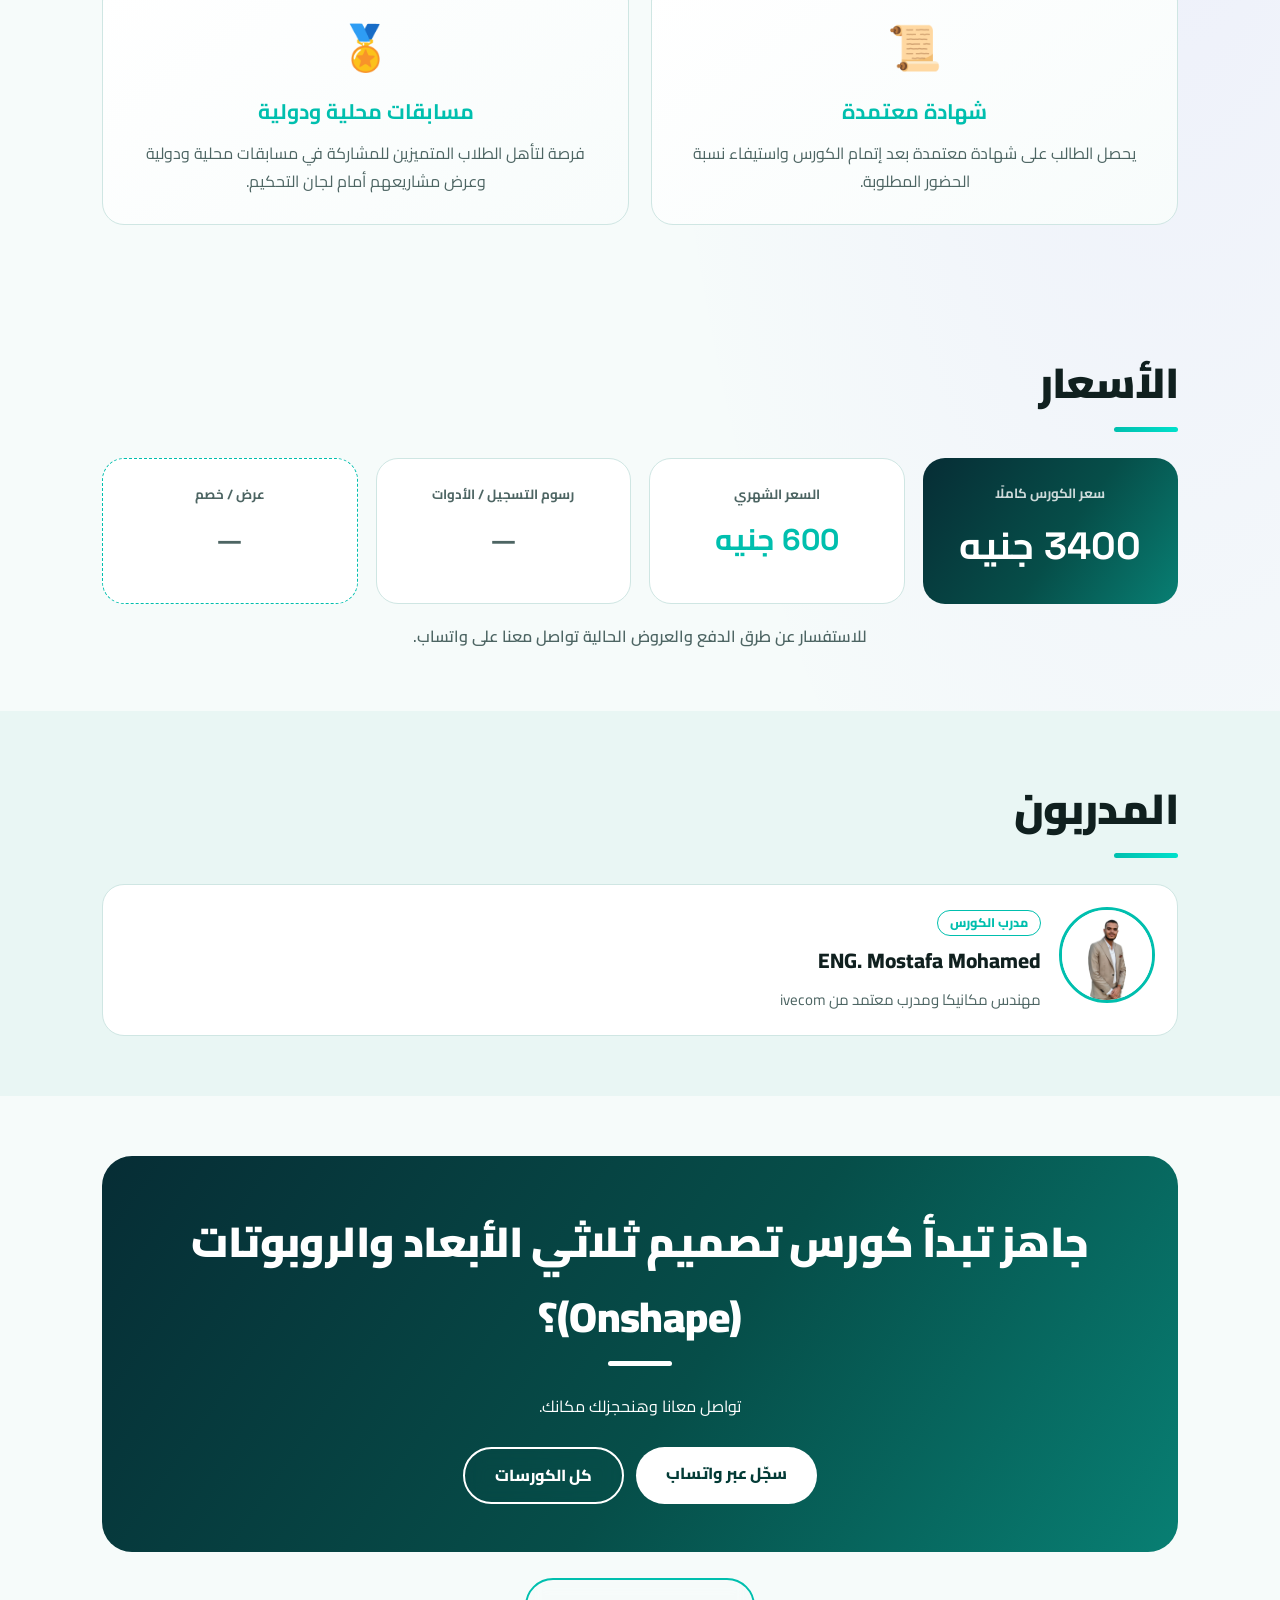
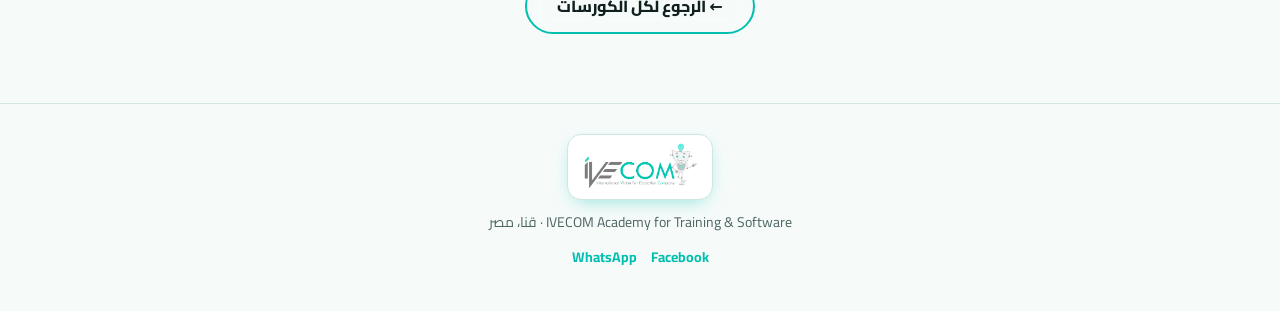
<file: courses/3d-design/index.html>
<!DOCTYPE html>
<html lang="ar" dir="rtl">
<head>
<meta charset="utf-8">
<meta name="viewport" content="width=device-width, initial-scale=1, viewport-fit=cover">
<title>3D Design for Robots (Onshape) | IVECOM Academy</title>
<link rel="stylesheet" href="https://fonts.googleapis.com/css2?family=Cairo:wght@400;600;800;900&family=Space+Grotesk:wght@500;700&display=swap">
<link rel="stylesheet" href="../../style.css">
<link rel="stylesheet" href="course.css">
<link rel="stylesheet" href="../hero-fx.css">
</head>
<body>
<div id="pg"></div>
<nav><div class="wrap"><a href="../../index.html"><img src="../../images/ivecom academy.png" alt="IVECOM"></a>
<ul><li><a href="../../index.html#about">عن الأكاديمية</a></li><li><a href="../../index.html#programs">البرامج</a></li><li class="nav-courses"><a href="../../courses/index.html">الكورسات</a></li><li><a href="../../index.html#wins">الإنجازات</a></li><li><a href="../../index.html#gallery">الصور</a></li><li><a href="../../index.html#press">الإعلام</a></li><li><a href="../../index.html#contact">تواصل معنا</a></li></ul>
<a class="btn p" href="../../index.html#register" style="padding:6px 18px">سجّل الآن</a></div></nav>
<header class="chero" id="top"><div class="blob b1"></div><div class="grid"></div>
<div class="wrap">
<div class="course-img poster rise" id="course-img"><a href="images/poster.webp" target="_blank" rel="noopener" aria-label="عرض بوستر الكورس بالحجم الكامل"><img src="images/poster.webp" alt="بوستر كورس تصميم ثلاثي الأبعاد والروبوتات" loading="eager"></a></div>
<div class="rise">
<div class="crumbs"><a href="../index.html">الكورسات</a> / تصميم 3D والروبوتات</div>
<span class="ctag">IVECOM Academy</span>
<h1>تصميم ثلاثي الأبعاد للروبوتات (Onshape)</h1>
<p class="lead">برنامج تصميم ثلاثي الأبعاد والروبوتات باستخدام Onshape: من أول نموذج حتى تصميم روبوت متكامل.</p>
<!-- ===== السعر بيظهر هنا تلقائيًا من قسم "الأسعار" (id=price-total) — أو اكتبه مباشرة داخل الـ span ===== -->
<a class="price-box" href="#pricing" aria-label="تفاصيل الأسعار"><small>السعر</small><span class="price" id="price"></span></a>
<div class="btns"><a class="btn p" href="https://wa.me/201004185696?text=%D8%B9%D8%A7%D9%8A%D8%B2%20%D8%A3%D8%B3%D8%AC%D9%84%20%D9%81%D9%8A%20%D9%83%D9%88%D8%B1%D8%B3%20%D8%AA%D8%B5%D9%85%D9%8A%D9%85%20%D8%AB%D9%84%D8%A7%D8%AB%D9%8A%20%D8%A7%D9%84%D8%A3%D8%A8%D8%B9%D8%A7%D8%AF%20%D9%88%D8%A7%D9%84%D8%B1%D9%88%D8%A8%D9%88%D8%AA%D8%A7%D8%AA%20%D9%81%D9%8A%20IVECOM" target="_blank" rel="noopener">سجّل في الكورس</a><a class="btn g" href="#plan">خطة الكورس</a></div>
</div></div></header>
<div class="facts-strip"><div class="wrap"><div class="fs rise">
<div><i>🎓</i><small>السن</small><b>+12 سنة</b></div>
<div><i>🗓️</i><small>مدة الكورس</small><b>6 شهور</b></div>
<div><i>📋</i><small>عدد المحاضرات</small><b>24 محاضرة</b></div>
<div><i>⏳</i><small>المحاضرة</small><b>ساعتان أسبوعيًا</b></div>
<div><i>🏆</i><small>إجمالي الساعات</small><b>48 ساعة</b></div>
</div></div></div>
<section class="csec" id="plan"><div class="wrap"><h2>محتوى الكورس شهر بشهر</h2>
<div class="months">
<div class="month rise"><span class="mbadge">الشهر الأول</span><h3>أساسيات التصميم ثلاثي الأبعاد</h3><ul><li>أساسيات التصميم ثلاثي الأبعاد مع Onshape</li></ul></div>
<div class="month rise"><span class="mbadge">الشهر الثاني</span><h3>تصميم الأجزاء الميكانيكية</h3><ul><li>تصميم الأجزاء الميكانيكية</li></ul></div>
<div class="month rise"><span class="mbadge">الشهر الثالث</span><h3>تصميم مكونات الروبوت</h3><ul><li>تصميم مكونات الروبوت</li></ul></div>
<div class="month rise"><span class="mbadge">الشهر الرابع</span><h3>الأنظمة الميكانيكية</h3><ul><li>الأنظمة الميكانيكية</li></ul></div>
<div class="month rise"><span class="mbadge">الشهر الخامس</span><h3>التجميع والطباعة ثلاثية الأبعاد</h3><ul><li>التجميع والطباعة ثلاثية الأبعاد</li></ul></div>
<div class="month rise"><span class="mbadge">الشهر السادس</span><h3>مشروع التخرج</h3><ul><li>تصميم روبوت متكامل</li></ul><div class="proj"><small>المشروع</small>روبوت متكامل</div></div>
</div></div></section>
<section class="csec alt" id="outcomes"><div class="wrap"><div class="tri">
<div class="box rise"><h3>⭐ المهارات التي سيكتسبها الطالب</h3><div class="skills"><div><i>🧩</i>Onshape باحتراف</div><div><i>🤖</i>تصميم الروبوتات</div><div><i>⚙️</i>تصميم ميكانيكي</div><div><i>🧊</i>نمذجة ثلاثية الأبعاد</div></div></div>
<div class="box rise"><h3>🏆 مخرجات الكورس</h3><ul><li>تصميم أجزاء دقيقة</li><li>تجميع النماذج ثلاثية الأبعاد</li><li>تصميم روبوت كامل</li></ul></div>

</div></div></section>
<section class="csec" id="why"><div class="wrap"><h2>لماذا تختار هذا الكورس؟</h2>
<div class="why rise"><div><i>🤖</i>مشروع تخرج: روبوت متكامل</div><div><i>🎮</i>تعلم Onshape باحتراف</div><div><i>🤖</i>تصميم ميكانيكي وروبوتات</div><div><i>⭐</i>التجميع والطباعة ثلاثية الأبعاد</div><div><i>📜</i>شهادة معتمدة</div><div><i>⭐</i>فرصة للتأهل لمسابقات محلية ودولية</div></div>
</div></section>
<section class="csec alt" id="details"><div class="wrap"><h2>تفاصيل الكورس</h2>
<div class="details">
<div class="box rise"><div class="dl">
<div><i>🗓️</i><small>المدة</small>6 شهور</div>
<div><i>📋</i><small>المحاضرات</small>24 محاضرة</div>
<div><i>⏳</i><small>المحاضرة</small>ساعتان أسبوعيًا</div>
<div><i>🏆</i><small>الساعات</small>48 ساعة</div>
<div><i>🎓</i><small>السن</small>+12 سنة</div>
<div><i>📜</i><small>الشهادة</small>شهادة معتمدة</div>
<div><i>🏅</i><small>المسابقات</small>فرصة للتأهل محليًا ودوليًا</div></div></div>
<div class="note rise"><h3>⚠️ مهم جدًا</h3><p>الانتظام والحضور أساسي لأن جميع الجلسات مترابطة وتكمل بعضها.</p></div>
</div></div></section>
<section class="csec" id="certificate"><div class="wrap"><h2>الشهادة والمسابقات</h2>
<div class="cert rise">
<div class="cbox"><i>📜</i><h3>شهادة معتمدة</h3><p>يحصل الطالب على شهادة معتمدة بعد إتمام الكورس واستيفاء نسبة الحضور المطلوبة.</p></div>
<div class="cbox"><i>🏅</i><h3>مسابقات محلية ودولية</h3><p>فرصة لتأهل الطلاب المتميزين للمشاركة في مسابقات محلية ودولية وعرض مشاريعهم أمام لجان التحكيم.</p></div>
</div>
</div></section>

<section class="csec" id="pricing"><div class="wrap"><h2>الأسعار</h2>
<!-- ===== خانة الأسعار =====
     عدّل القيم داخل كل <span class="pv"> (اتركها فارغة لتظهر "—").
     السعر الكلي في الأعلى (id="price") بيتنسخ تلقائيًا من هنا. ===== -->
<div class="pricing rise">
<div class="pcell main"><small>سعر الكورس كاملًا</small><span class="pv" id="price-total">3400 جنيه</span></div>
<div class="pcell"><small>السعر الشهري</small><span class="pv" id="price-month">600 جنيه</span></div>
<div class="pcell"><small>رسوم التسجيل / الأدوات</small><span class="pv" id="price-fees"></span></div>
<div class="pcell offer"><small>عرض / خصم</small><span class="pv" id="price-offer"></span></div>
</div>
<p class="pnote rise">للاستفسار عن طرق الدفع والعروض الحالية تواصل معنا على واتساب.</p>
</div></section>

<section class="csec alt" id="trainers"><div class="wrap"><h2>المدربون</h2>
<div class="trainers">
<!-- ===== بطاقة مدرب =====
     • الصورة: ضع الملف في فولدر images ثم اكتب: <img src="images/trainer1.webp" alt="اسم المدرب">
     • الاسم والوصف: اكتبهم داخل t-name و t-desc
     • مدرب جديد: انسخ كتلة <div class="trainer rise"> بالكامل والصقها تحتها ===== -->
<div class="trainer rise">
<div class="t-img"> <img src="images/instructor.jpeg" alt="ENG. Mostafa Mohamed"> </div>
<div><span class="t-role">مدرب الكورس</span><h3 class="t-name">ENG. Mostafa Mohamed</h3><p class="t-desc">مهندس مكانيكا ومدرب معتمد من ivecom </p></div>
</div>
</div></div></section>

<section class="csec"><div class="wrap"><div class="enroll rise"><h2>جاهز تبدأ كورس تصميم ثلاثي الأبعاد والروبوتات (Onshape)؟</h2><p>تواصل معانا وهنحجزلك مكانك.</p>
<div class="btns" style="justify-content:center"><a class="btn p" href="https://wa.me/201004185696?text=%D8%B9%D8%A7%D9%8A%D8%B2%20%D8%A3%D8%B3%D8%AC%D9%84%20%D9%81%D9%8A%20%D9%83%D9%88%D8%B1%D8%B3%20%D8%AA%D8%B5%D9%85%D9%8A%D9%85%20%D8%AB%D9%84%D8%A7%D8%AB%D9%8A%20%D8%A7%D9%84%D8%A3%D8%A8%D8%B9%D8%A7%D8%AF%20%D9%88%D8%A7%D9%84%D8%B1%D9%88%D8%A8%D9%88%D8%AA%D8%A7%D8%AA%20%D9%81%D9%8A%20IVECOM" target="_blank" rel="noopener">سجّل عبر واتساب</a><a class="btn g" style="color:#fff;border-color:#fff" href="../index.html">كل الكورسات</a></div></div>
<div class="back"><a class="btn g" href="../index.html">← الرجوع لكل الكورسات</a></div></div></section>

<footer><div class="wrap"><img src="../../images/ivecom academy.png" alt="IVECOM"><div>IVECOM Academy for Training &amp; Software · قنا، مصر</div><div class="soc"><a href="https://www.facebook.com/Ivecom.Qena" target="_blank" rel="noopener">Facebook</a><a href="https://wa.me/201004185696" target="_blank" rel="noopener">WhatsApp</a></div></div></footer>
<a class="wa" href="https://wa.me/201004185696?text=%D8%A7%D9%84%D8%B3%D9%84%D8%A7%D9%85%20%D8%B9%D9%84%D9%8A%D9%83%D9%85%D8%8C%20%D8%B9%D8%A7%D9%8A%D8%B2%20%D8%A3%D8%B3%D8%AA%D9%81%D8%B3%D8%B1%20%D8%B9%D9%86%20%D9%83%D9%88%D8%B1%D8%B3%20%D8%AA%D8%B5%D9%85%D9%8A%D9%85%20%D8%AB%D9%84%D8%A7%D8%AB%D9%8A%20%D8%A7%D9%84%D8%A3%D8%A8%D8%B9%D8%A7%D8%AF%20%D9%88%D8%A7%D9%84%D8%B1%D9%88%D8%A8%D9%88%D8%AA%D8%A7%D8%AA%20%D9%81%D9%8A%20IVECOM" target="_blank" rel="noopener" aria-label="تواصل معنا عبر واتساب">
<span class="wa-ic"><svg viewBox="0 0 32 32" width="26" height="26" aria-hidden="true" focusable="false"><path fill="currentColor" d="M16.04 3C9.4 3 4 8.38 4 15.02c0 2.12.55 4.19 1.6 6.01L4 29l8.14-1.57a12.02 12.02 0 0 0 3.9.65h.01C22.68 28.08 28 22.7 28 16.06 28 12.85 26.75 9.83 24.48 7.56A11.94 11.94 0 0 0 16.04 3Zm0 22.03h-.01a9.97 9.97 0 0 1-5.08-1.39l-.36-.22-4.83.93.96-4.7-.24-.38a9.93 9.93 0 0 1-1.52-5.25c0-5.5 4.5-9.97 10.05-9.97 2.68 0 5.2 1.04 7.09 2.93a9.9 9.9 0 0 1 2.94 7.05c0 5.5-4.52 9.99-10.6 9.99Zm5.5-7.47c-.3-.15-1.78-.88-2.06-.98-.27-.1-.47-.15-.67.15-.2.3-.77.98-.94 1.18-.17.2-.35.22-.65.07-.3-.15-1.27-.47-2.42-1.5-.9-.8-1.5-1.78-1.67-2.08-.17-.3-.02-.46.13-.61.14-.13.3-.35.45-.52.15-.18.2-.3.3-.5.1-.2.05-.37-.02-.52-.08-.15-.67-1.62-.92-2.22-.24-.58-.49-.5-.67-.51h-.57c-.2 0-.52.07-.8.37-.27.3-1.04 1.02-1.04 2.5s1.07 2.9 1.22 3.1c.15.2 2.1 3.2 5.08 4.49.71.3 1.26.49 1.7.63.71.23 1.36.2 1.87.12.57-.08 1.78-.73 2.03-1.43.25-.7.25-1.3.17-1.43-.07-.13-.27-.2-.57-.35Z"/></svg></span>
<span class="wa-tx"><small>هل لديك استفسار؟</small><b>تواصل عبر واتساب</b></span>
</a>
<script src="course.js" defer></script>
<script src="../hero-fx.js" defer></script>
</body>
</html>
</file>
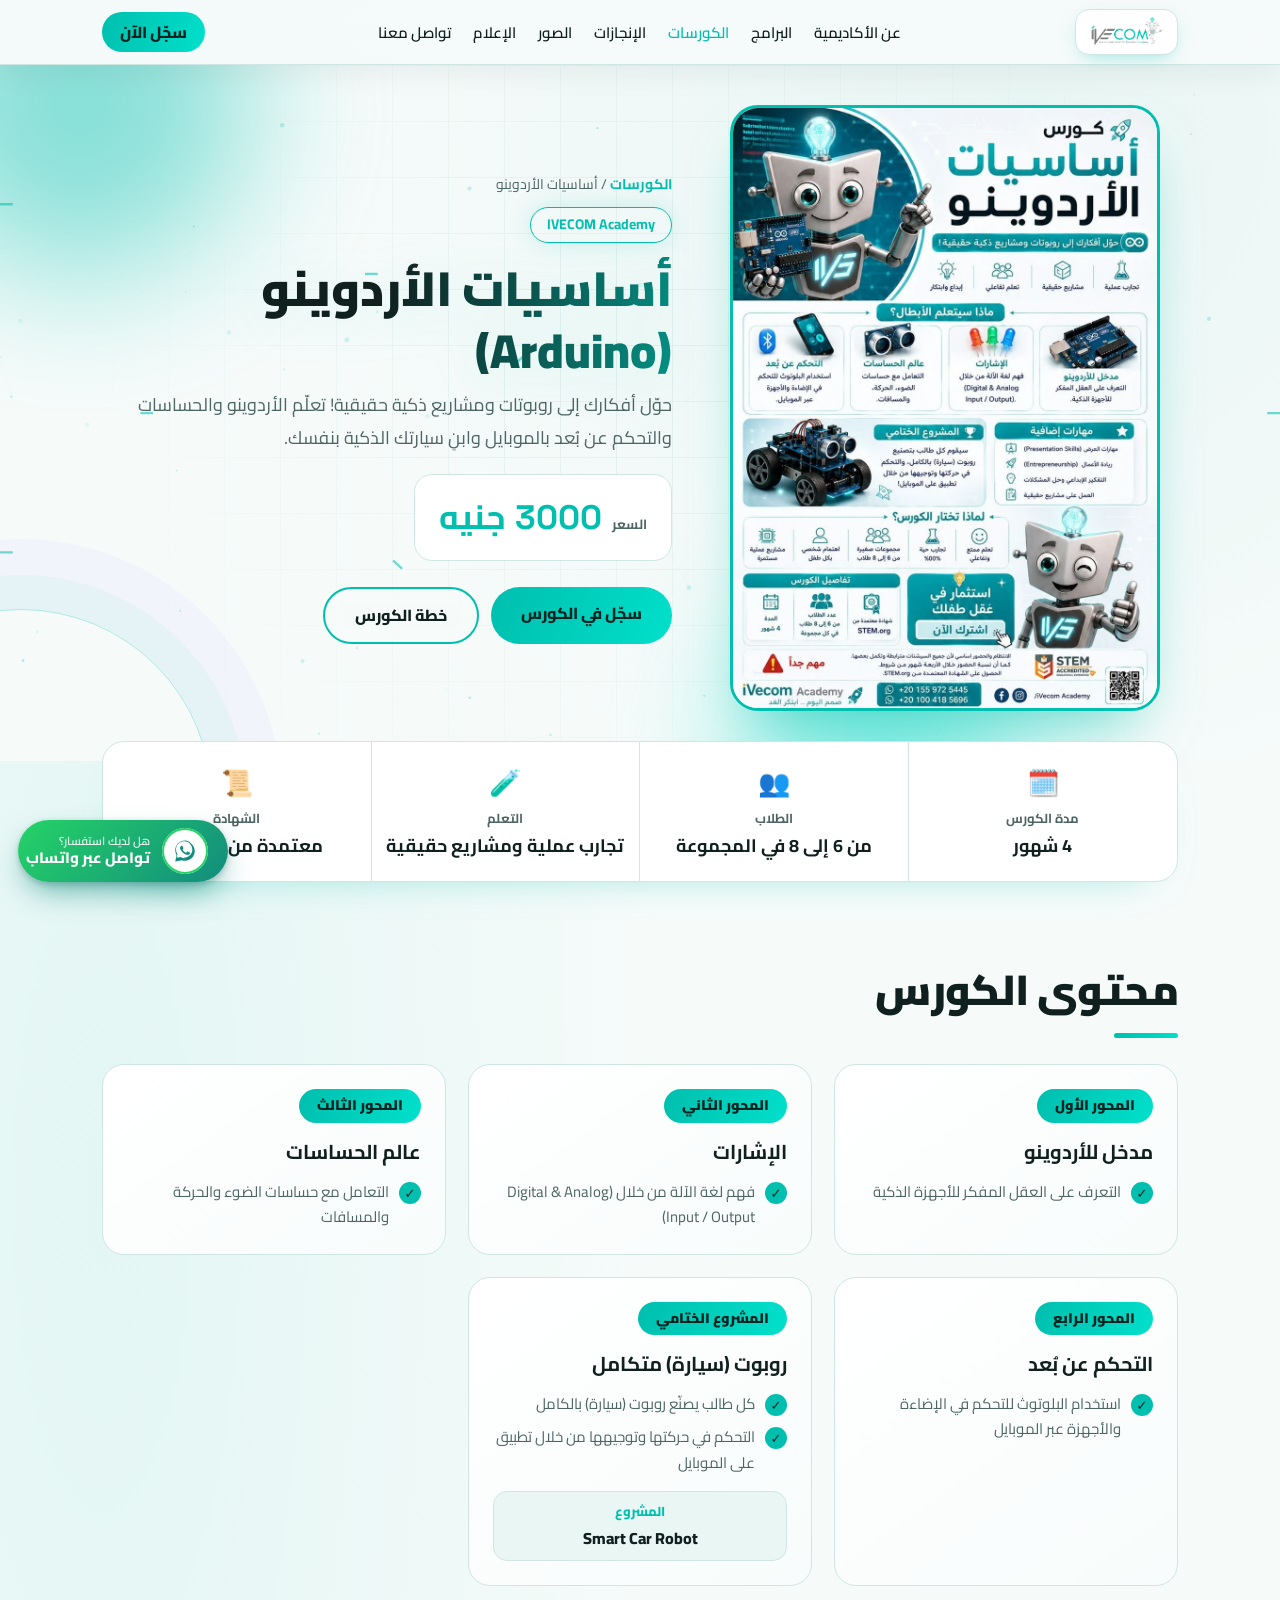
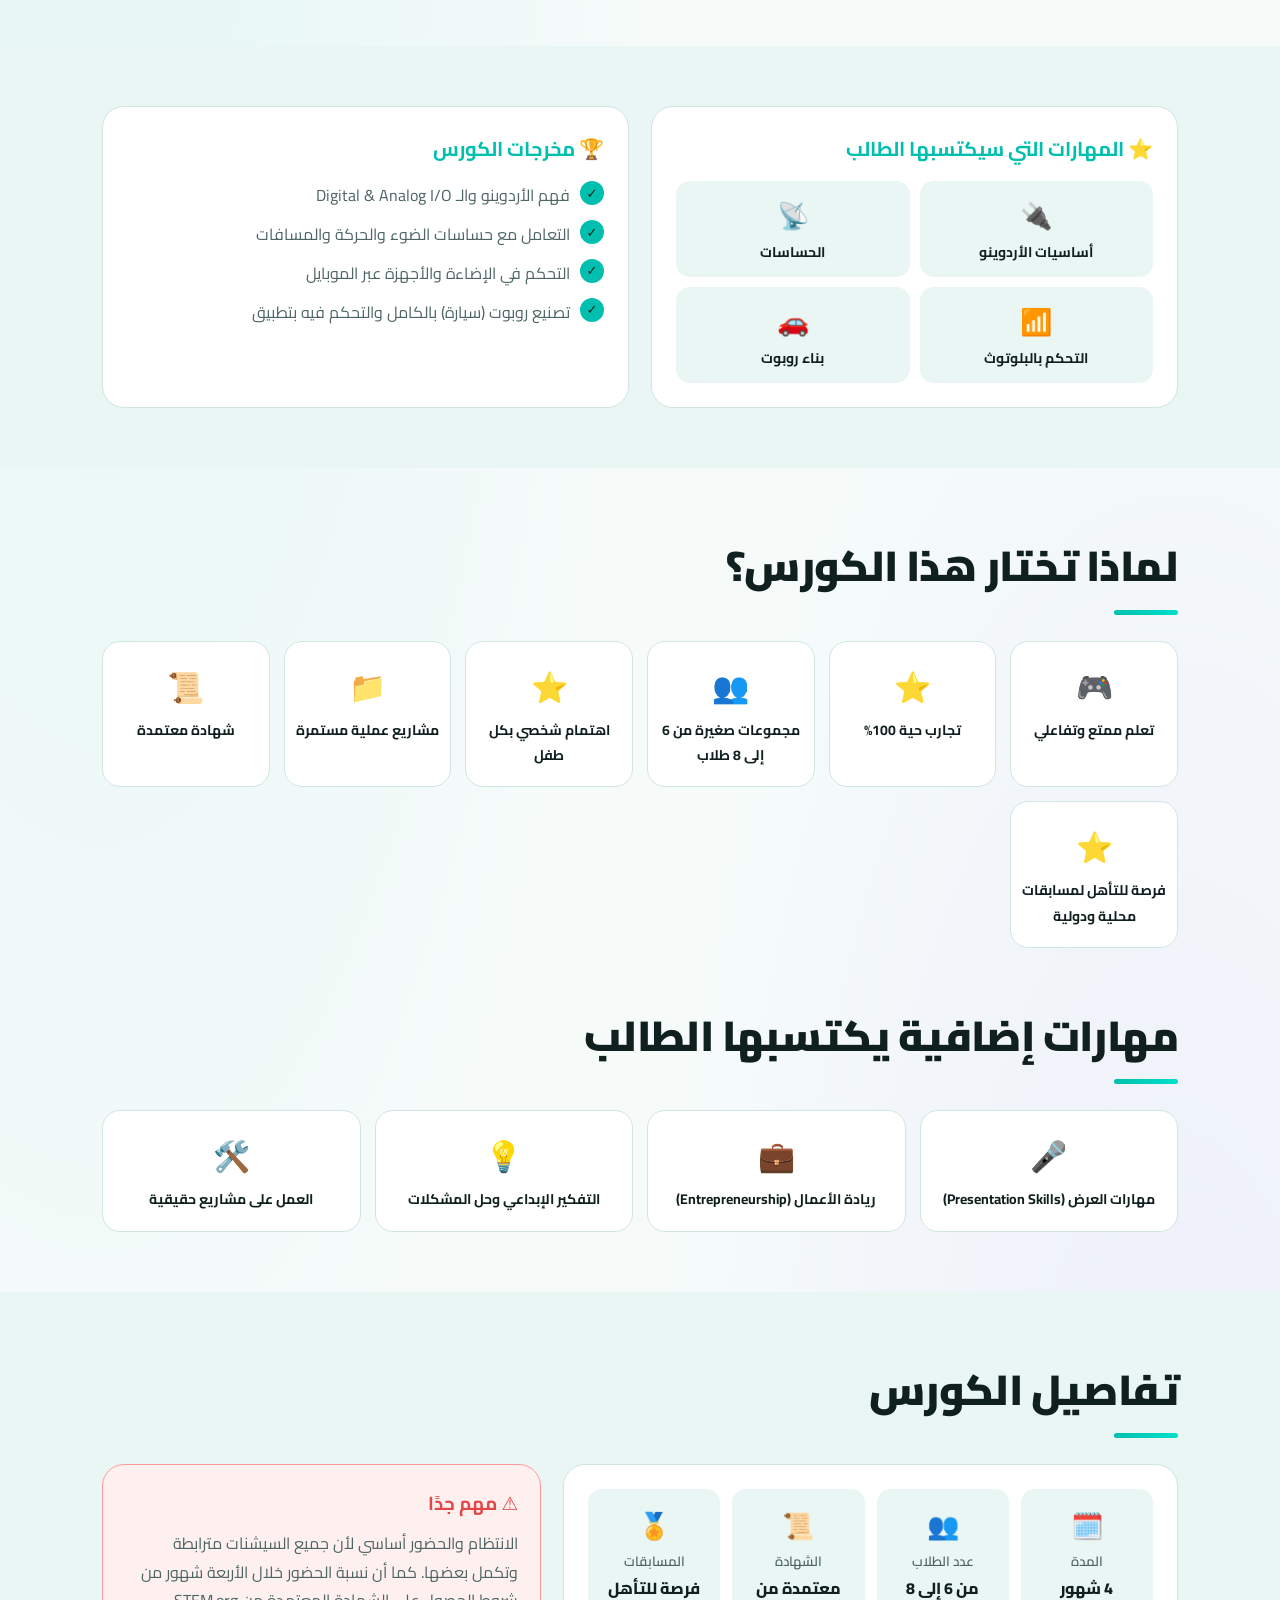
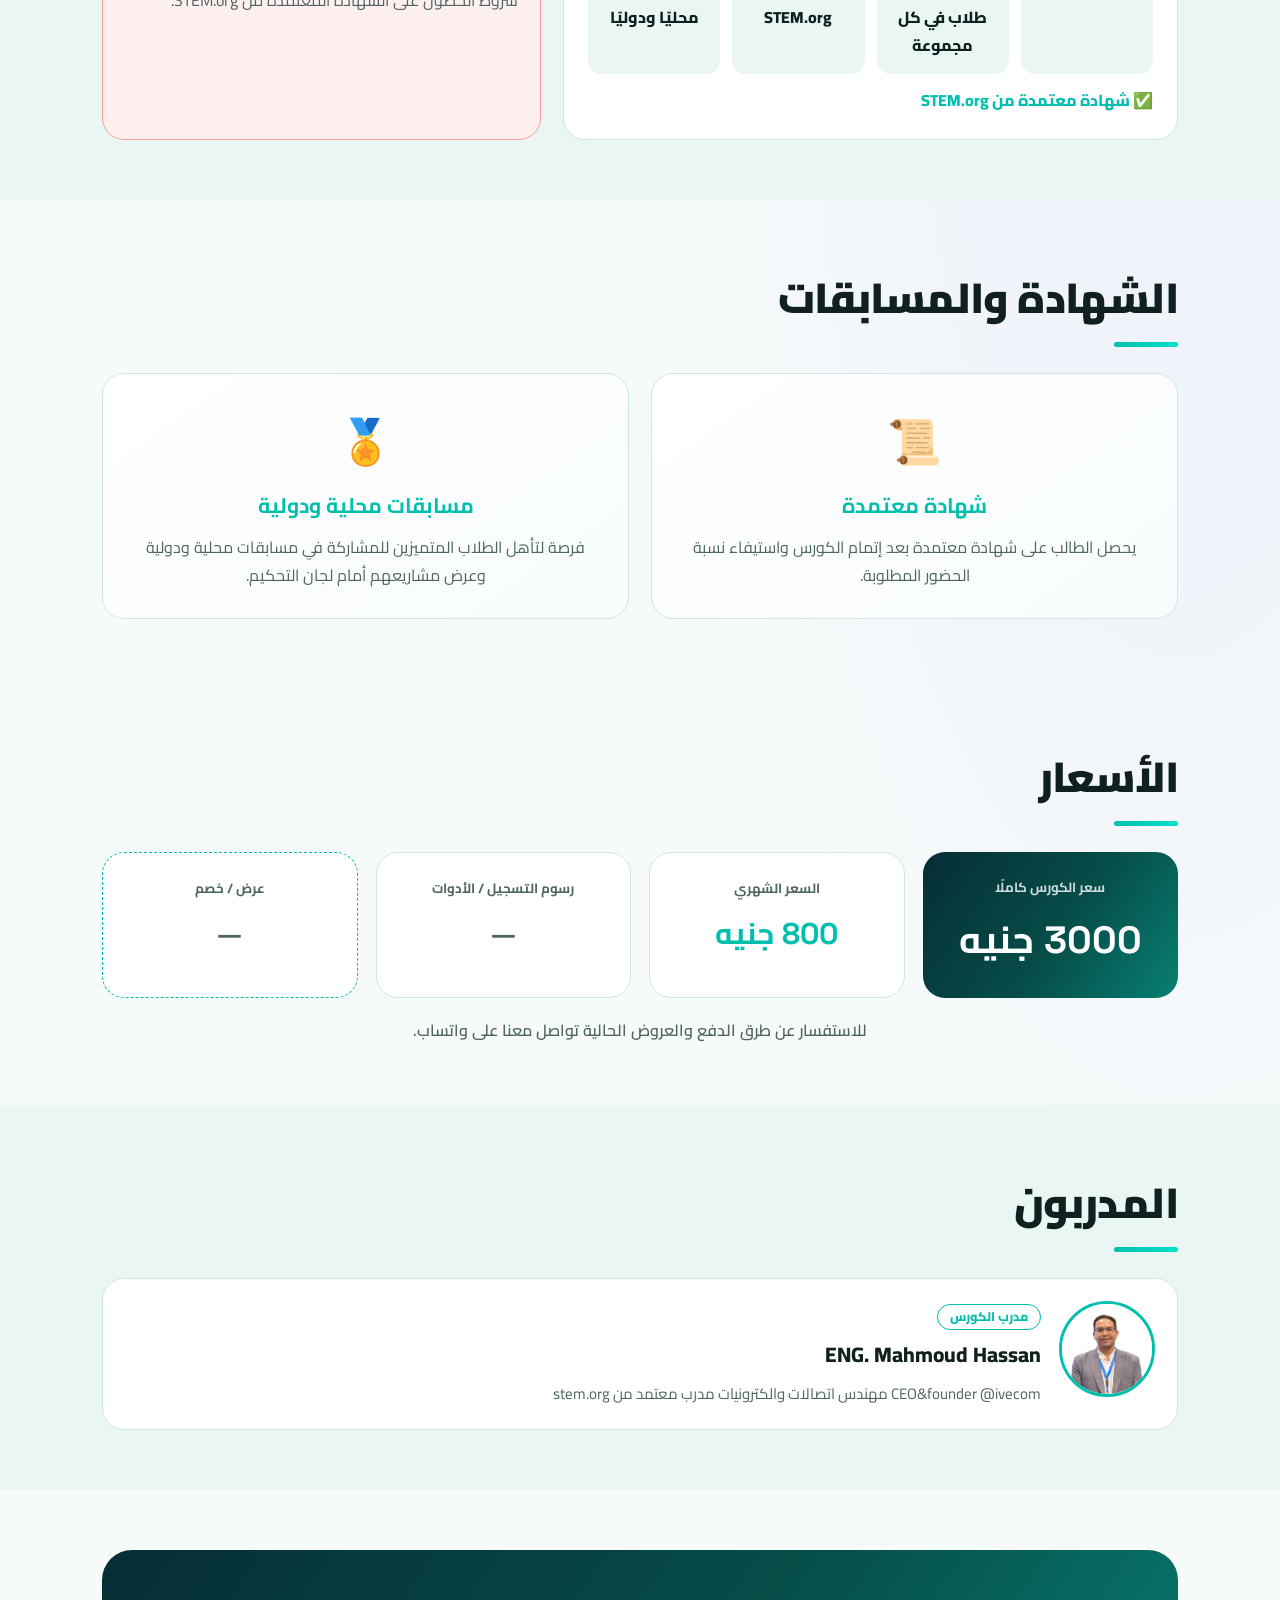
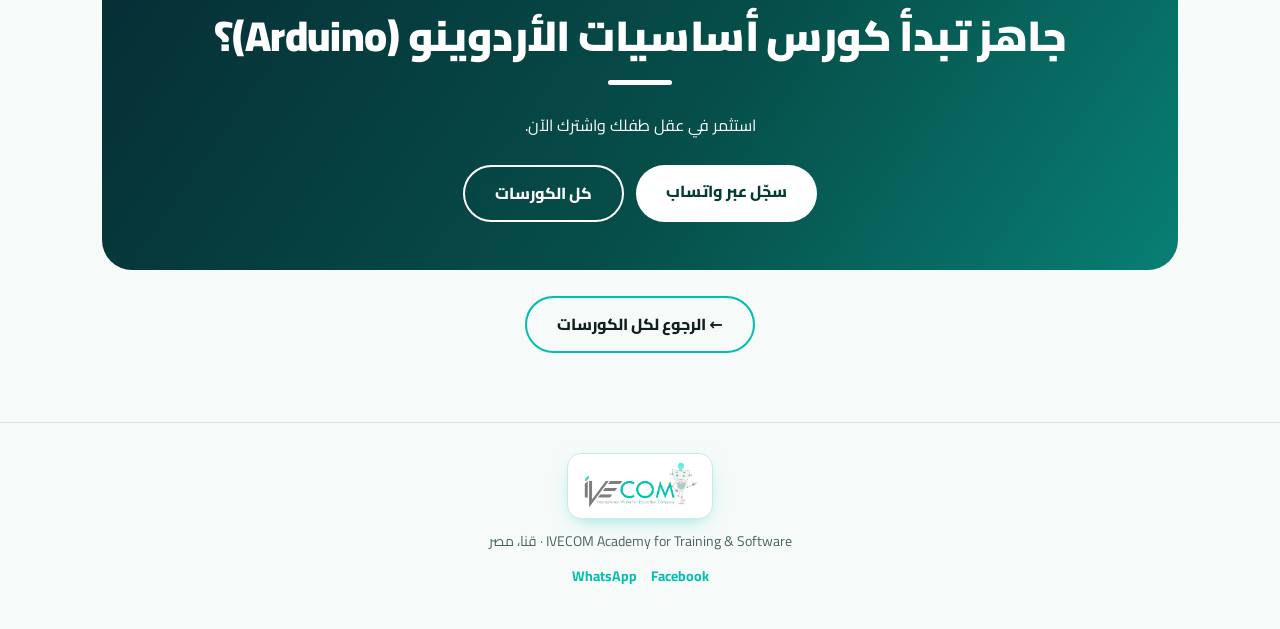
<file: courses/arduino/index.html>
<!DOCTYPE html>
<html lang="ar" dir="rtl">
<head>
<meta charset="utf-8">
<meta name="viewport" content="width=device-width, initial-scale=1, viewport-fit=cover">
<title>أساسيات الأردوينو (Arduino) | IVECOM Academy</title>
<link rel="stylesheet" href="https://fonts.googleapis.com/css2?family=Cairo:wght@400;600;800;900&family=Space+Grotesk:wght@500;700&display=swap">
<link rel="stylesheet" href="../../style.css">
<link rel="stylesheet" href="course.css">
<link rel="stylesheet" href="../hero-fx.css">
</head>
<body>
<div id="pg"></div>
<nav><div class="wrap"><a href="../../index.html"><img src="../../images/ivecom academy.png" alt="IVECOM"></a>
<ul><li><a href="../../index.html#about">عن الأكاديمية</a></li><li><a href="../../index.html#programs">البرامج</a></li><li class="nav-courses"><a href="../../courses/index.html">الكورسات</a></li><li><a href="../../index.html#wins">الإنجازات</a></li><li><a href="../../index.html#gallery">الصور</a></li><li><a href="../../index.html#press">الإعلام</a></li><li><a href="../../index.html#contact">تواصل معنا</a></li></ul>
<a class="btn p" href="../../index.html#register" style="padding:6px 18px">سجّل الآن</a></div></nav>
<header class="chero" id="top"><div class="blob b1"></div><div class="grid"></div>
<div class="wrap">
<div class="course-img poster rise" id="course-img"><a href="images/poster.webp" target="_blank" rel="noopener" aria-label="عرض بوستر الكورس بالحجم الكامل"><img src="images/poster.webp" alt="بوستر كورس أساسيات الأردوينو" loading="eager"></a></div>
<div class="rise">
<div class="crumbs"><a href="../index.html">الكورسات</a> / أساسيات الأردوينو</div>
<span class="ctag">IVECOM Academy</span>
<h1>أساسيات الأردوينو (Arduino)</h1>
<p class="lead">حوّل أفكارك إلى روبوتات ومشاريع ذكية حقيقية! تعلّم الأردوينو والحساسات والتحكم عن بُعد بالموبايل وابنِ سيارتك الذكية بنفسك.</p>
<!-- ===== السعر بيظهر هنا تلقائيًا من قسم "الأسعار" (id=price-total) — أو اكتبه مباشرة داخل الـ span ===== -->
<a class="price-box" href="#pricing" aria-label="تفاصيل الأسعار"><small>السعر</small><span class="price" id="price"></span></a>
<div class="btns"><a class="btn p" href="https://wa.me/201004185696?text=%D8%B9%D8%A7%D9%8A%D8%B2%20%D8%A3%D8%B3%D8%AC%D9%84%20%D9%81%D9%8A%20%D9%83%D9%88%D8%B1%D8%B3%20%D8%A3%D8%B3%D8%A7%D8%B3%D9%8A%D8%A7%D8%AA%20%D8%A7%D9%84%D8%A3%D8%B1%D8%AF%D9%88%D9%8A%D9%86%D9%88%20%D9%81%D9%8A%20IVECOM" target="_blank" rel="noopener">سجّل في الكورس</a><a class="btn g" href="#plan">خطة الكورس</a></div>
</div></div></header>
<div class="facts-strip"><div class="wrap"><div class="fs rise">
<div><i>🗓️</i><small>مدة الكورس</small><b>4 شهور</b></div>
<div><i>👥</i><small>الطلاب</small><b>من 6 إلى 8 في المجموعة</b></div>
<div><i>🧪</i><small>التعلم</small><b>تجارب عملية ومشاريع حقيقية</b></div>
<div><i>📜</i><small>الشهادة</small><b>معتمدة من STEM.org</b></div>
</div></div></div>
<section class="csec" id="plan"><div class="wrap"><h2>محتوى الكورس</h2>
<div class="months">
<div class="month rise"><span class="mbadge">المحور الأول</span><h3>مدخل للأردوينو</h3><ul><li>التعرف على العقل المفكر للأجهزة الذكية</li></ul></div>
<div class="month rise"><span class="mbadge">المحور الثاني</span><h3>الإشارات</h3><ul><li>فهم لغة الآلة من خلال (Digital &amp; Analog Input / Output)</li></ul></div>
<div class="month rise"><span class="mbadge">المحور الثالث</span><h3>عالم الحساسات</h3><ul><li>التعامل مع حساسات الضوء والحركة والمسافات</li></ul></div>
<div class="month rise"><span class="mbadge">المحور الرابع</span><h3>التحكم عن بُعد</h3><ul><li>استخدام البلوتوث للتحكم في الإضاءة والأجهزة عبر الموبايل</li></ul></div>
<div class="month rise"><span class="mbadge">المشروع الختامي</span><h3>روبوت (سيارة) متكامل</h3><ul><li>كل طالب يصنّع روبوت (سيارة) بالكامل</li><li>التحكم في حركتها وتوجيهها من خلال تطبيق على الموبايل</li></ul><div class="proj"><small>المشروع</small>Smart Car Robot</div></div>
</div></div></section>
<section class="csec alt" id="outcomes"><div class="wrap"><div class="tri">
<div class="box rise"><h3>⭐ المهارات التي سيكتسبها الطالب</h3><div class="skills"><div><i>🔌</i>أساسيات الأردوينو</div><div><i>📡</i>الحساسات</div><div><i>📶</i>التحكم بالبلوتوث</div><div><i>🚗</i>بناء روبوت</div></div></div>
<div class="box rise"><h3>🏆 مخرجات الكورس</h3><ul><li>فهم الأردوينو والـ Digital &amp; Analog I/O</li><li>التعامل مع حساسات الضوء والحركة والمسافات</li><li>التحكم في الإضاءة والأجهزة عبر الموبايل</li><li>تصنيع روبوت (سيارة) بالكامل والتحكم فيه بتطبيق</li></ul></div>

</div></div></section>
<section class="csec" id="why"><div class="wrap"><h2>لماذا تختار هذا الكورس؟</h2>
<div class="why rise"><div><i>🎮</i>تعلم ممتع وتفاعلي</div><div><i>⭐</i>تجارب حية 100%</div><div><i>👥</i>مجموعات صغيرة من 6 إلى 8 طلاب</div><div><i>⭐</i>اهتمام شخصي بكل طفل</div><div><i>📁</i>مشاريع عملية مستمرة</div><div><i>📜</i>شهادة معتمدة</div><div><i>⭐</i>فرصة للتأهل لمسابقات محلية ودولية</div></div>
<h2 style="margin-top:50px">مهارات إضافية يكتسبها الطالب</h2>
<div class="why rise"><div><i>🎤</i>مهارات العرض (Presentation Skills)</div><div><i>💼</i>ريادة الأعمال (Entrepreneurship)</div><div><i>💡</i>التفكير الإبداعي وحل المشكلات</div><div><i>🛠️</i>العمل على مشاريع حقيقية</div></div></div></section>
<section class="csec alt" id="details"><div class="wrap"><h2>تفاصيل الكورس</h2>
<div class="details">
<div class="box rise"><div class="dl">
<div><i>🗓️</i><small>المدة</small>4 شهور</div>
<div><i>👥</i><small>عدد الطلاب</small>من 6 إلى 8 طلاب في كل مجموعة</div>
<div><i>📜</i><small>الشهادة</small>معتمدة من STEM.org</div>
<div><i>🏅</i><small>المسابقات</small>فرصة للتأهل محليًا ودوليًا</div></div>
<div class="stemb">✅ شهادة معتمدة من STEM.org</div></div>
<div class="note rise"><h3>⚠️ مهم جدًا</h3><p>الانتظام والحضور أساسي لأن جميع السيشنات مترابطة وتكمل بعضها. كما أن نسبة الحضور خلال الأربعة شهور من شروط الحصول على الشهادة المعتمدة من STEM.org.</p></div>
</div></div></section>
<section class="csec" id="certificate"><div class="wrap"><h2>الشهادة والمسابقات</h2>
<div class="cert rise">
<div class="cbox"><i>📜</i><h3>شهادة معتمدة</h3><p>يحصل الطالب على شهادة معتمدة بعد إتمام الكورس واستيفاء نسبة الحضور المطلوبة.</p></div>
<div class="cbox"><i>🏅</i><h3>مسابقات محلية ودولية</h3><p>فرصة لتأهل الطلاب المتميزين للمشاركة في مسابقات محلية ودولية وعرض مشاريعهم أمام لجان التحكيم.</p></div>
</div>
</div></section>

<section class="csec" id="pricing"><div class="wrap"><h2>الأسعار</h2>
<!-- ===== خانة الأسعار =====
     عدّل القيم داخل كل <span class="pv"> (اتركها فارغة لتظهر "—").
     السعر الكلي في الأعلى (id="price") بيتنسخ تلقائيًا من هنا. ===== -->
<div class="pricing rise">
<div class="pcell main"><small>سعر الكورس كاملًا</small><span class="pv" id="price-total">3000 جنيه</span></div>
<div class="pcell"><small>السعر الشهري</small><span class="pv" id="price-month">800 جنيه</span></div>
<div class="pcell"><small>رسوم التسجيل / الأدوات</small><span class="pv" id="price-fees"></span></div>
<div class="pcell offer"><small>عرض / خصم</small><span class="pv" id="price-offer"></span></div>
</div>
<p class="pnote rise">للاستفسار عن طرق الدفع والعروض الحالية تواصل معنا على واتساب.</p>
</div></section>

<section class="csec alt" id="trainers"><div class="wrap"><h2>المدربون</h2>
<div class="trainers">
<!-- ===== بطاقة مدرب =====
     • الصورة: ضع الملف في فولدر images ثم اكتب: <img src="images/trainer1.webp" alt="اسم المدرب">
     • الاسم والوصف: اكتبهم داخل t-name و t-desc
     • مدرب جديد: انسخ كتلة <div class="trainer rise"> بالكامل والصقها تحتها ===== -->
<div class="trainer rise">
<div class="t-img"><img src="images/instructor.png" alt="ENG. Mahmoud Hassan" loading="lazy"></div>
<div><span class="t-role">مدرب الكورس</span><h3 class="t-name">ENG. Mahmoud Hassan</h3><p class="t-desc">CEO&amp;founder @ivecom مهندس اتصالات والكترونيات مدرب معتمد من stem.org</p></div>
</div>
</div></div></section>

<section class="csec"><div class="wrap"><div class="enroll rise"><h2>جاهز تبدأ كورس أساسيات الأردوينو (Arduino)؟</h2><p>استثمر في عقل طفلك واشترك الآن.</p>
<div class="btns" style="justify-content:center"><a class="btn p" href="https://wa.me/201004185696?text=%D8%B9%D8%A7%D9%8A%D8%B2%20%D8%A3%D8%B3%D8%AC%D9%84%20%D9%81%D9%8A%20%D9%83%D9%88%D8%B1%D8%B3%20%D8%A3%D8%B3%D8%A7%D8%B3%D9%8A%D8%A7%D8%AA%20%D8%A7%D9%84%D8%A3%D8%B1%D8%AF%D9%88%D9%8A%D9%86%D9%88%20%D9%81%D9%8A%20IVECOM" target="_blank" rel="noopener">سجّل عبر واتساب</a><a class="btn g" style="color:#fff;border-color:#fff" href="../index.html">كل الكورسات</a></div></div>
<div class="back"><a class="btn g" href="../index.html">← الرجوع لكل الكورسات</a></div></div></section>

<footer><div class="wrap"><img src="../../images/ivecom academy.png" alt="IVECOM"><div>IVECOM Academy for Training &amp; Software · قنا، مصر</div><div class="soc"><a href="https://www.facebook.com/Ivecom.Qena" target="_blank" rel="noopener">Facebook</a><a href="https://wa.me/201004185696" target="_blank" rel="noopener">WhatsApp</a></div></div></footer>
<a class="wa" href="https://wa.me/201004185696?text=%D8%A7%D9%84%D8%B3%D9%84%D8%A7%D9%85%20%D8%B9%D9%84%D9%8A%D9%83%D9%85%D8%8C%20%D8%B9%D8%A7%D9%8A%D8%B2%20%D8%A3%D8%B3%D8%AA%D9%81%D8%B3%D8%B1%20%D8%B9%D9%86%20%D9%83%D9%88%D8%B1%D8%B3%20%D8%A3%D8%B3%D8%A7%D8%B3%D9%8A%D8%A7%D8%AA%20%D8%A7%D9%84%D8%A3%D8%B1%D8%AF%D9%88%D9%8A%D9%86%D9%88%20%D9%81%D9%8A%20IVECOM" target="_blank" rel="noopener" aria-label="تواصل معنا عبر واتساب">
<span class="wa-ic"><svg viewBox="0 0 32 32" width="26" height="26" aria-hidden="true" focusable="false"><path fill="currentColor" d="M16.04 3C9.4 3 4 8.38 4 15.02c0 2.12.55 4.19 1.6 6.01L4 29l8.14-1.57a12.02 12.02 0 0 0 3.9.65h.01C22.68 28.08 28 22.7 28 16.06 28 12.85 26.75 9.83 24.48 7.56A11.94 11.94 0 0 0 16.04 3Zm0 22.03h-.01a9.97 9.97 0 0 1-5.08-1.39l-.36-.22-4.83.93.96-4.7-.24-.38a9.93 9.93 0 0 1-1.52-5.25c0-5.5 4.5-9.97 10.05-9.97 2.68 0 5.2 1.04 7.09 2.93a9.9 9.9 0 0 1 2.94 7.05c0 5.5-4.52 9.99-10.6 9.99Zm5.5-7.47c-.3-.15-1.78-.88-2.06-.98-.27-.1-.47-.15-.67.15-.2.3-.77.98-.94 1.18-.17.2-.35.22-.65.07-.3-.15-1.27-.47-2.42-1.5-.9-.8-1.5-1.78-1.67-2.08-.17-.3-.02-.46.13-.61.14-.13.3-.35.45-.52.15-.18.2-.3.3-.5.1-.2.05-.37-.02-.52-.08-.15-.67-1.62-.92-2.22-.24-.58-.49-.5-.67-.51h-.57c-.2 0-.52.07-.8.37-.27.3-1.04 1.02-1.04 2.5s1.07 2.9 1.22 3.1c.15.2 2.1 3.2 5.08 4.49.71.3 1.26.49 1.7.63.71.23 1.36.2 1.87.12.57-.08 1.78-.73 2.03-1.43.25-.7.25-1.3.17-1.43-.07-.13-.27-.2-.57-.35Z"/></svg></span>
<span class="wa-tx"><small>هل لديك استفسار؟</small><b>تواصل عبر واتساب</b></span>
</a>
<script src="course.js" defer></script>
<script src="../hero-fx.js" defer></script>
</body>
</html>
</file>
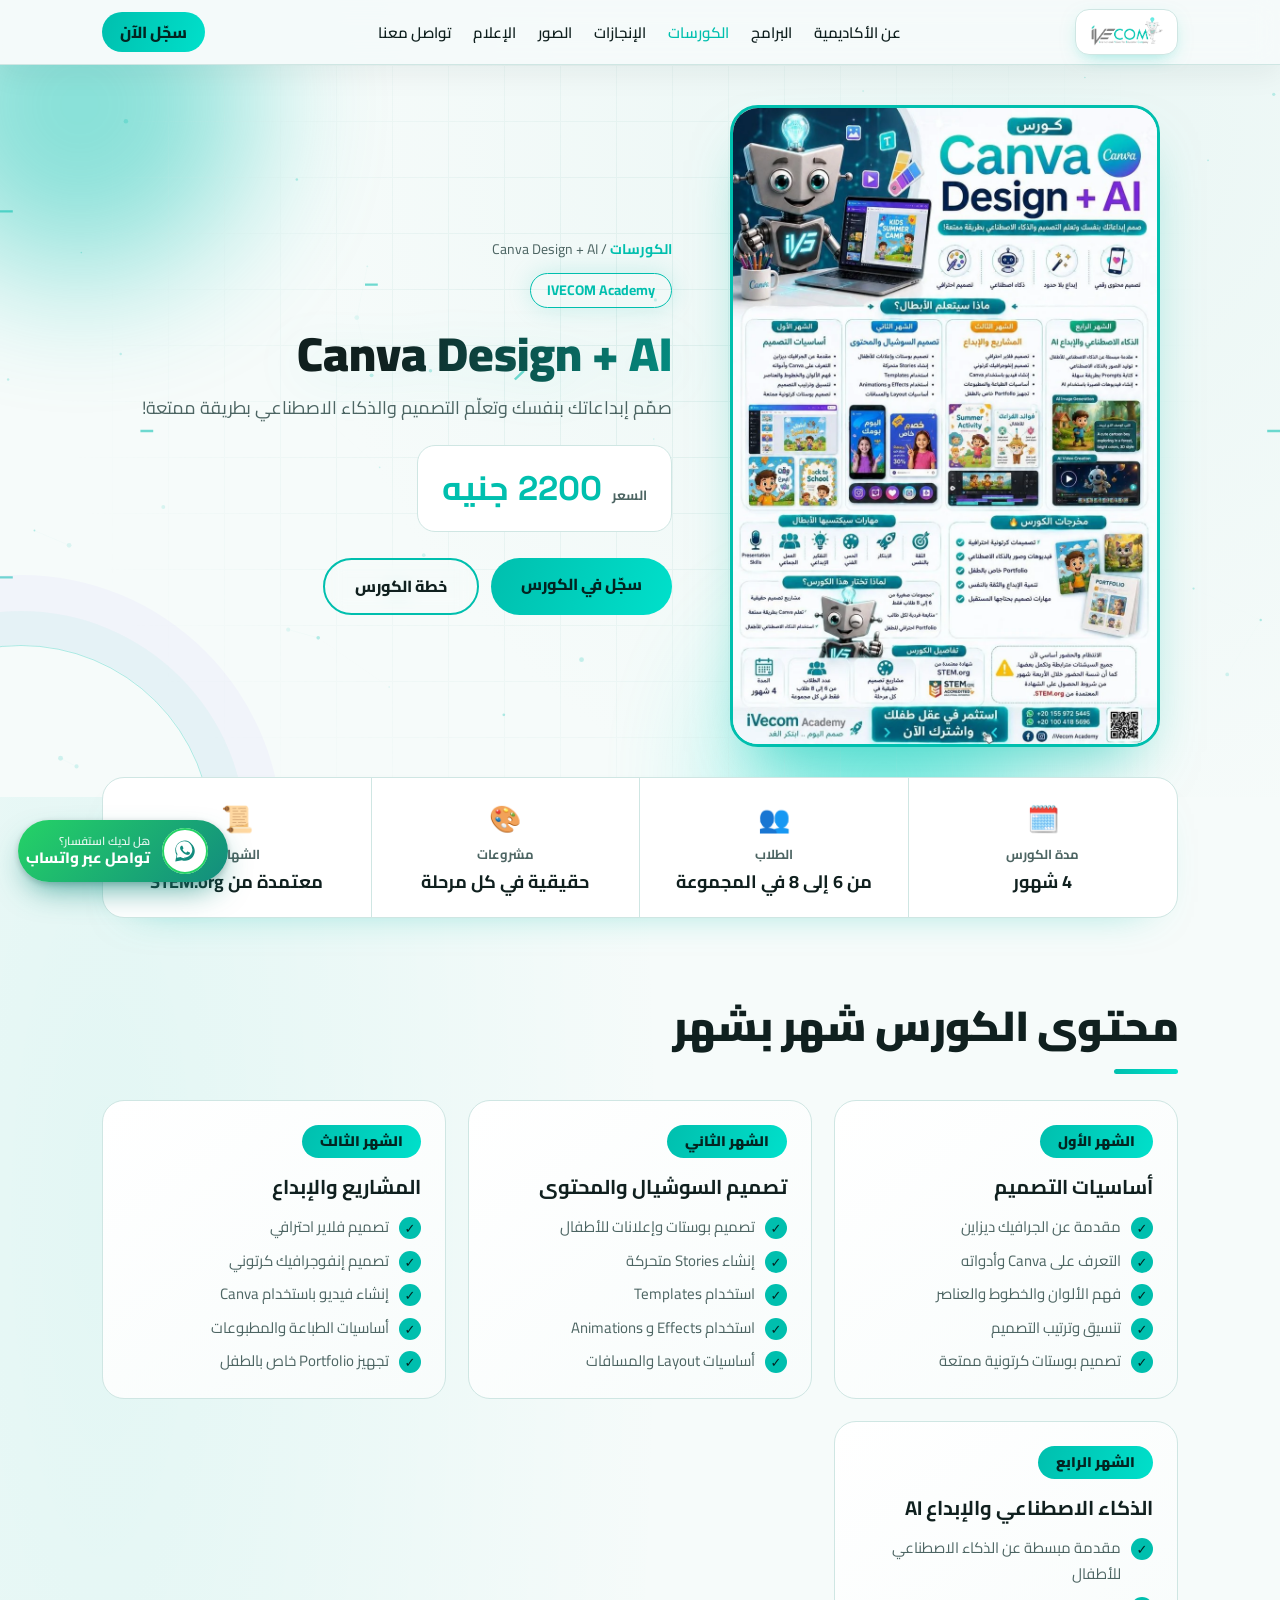
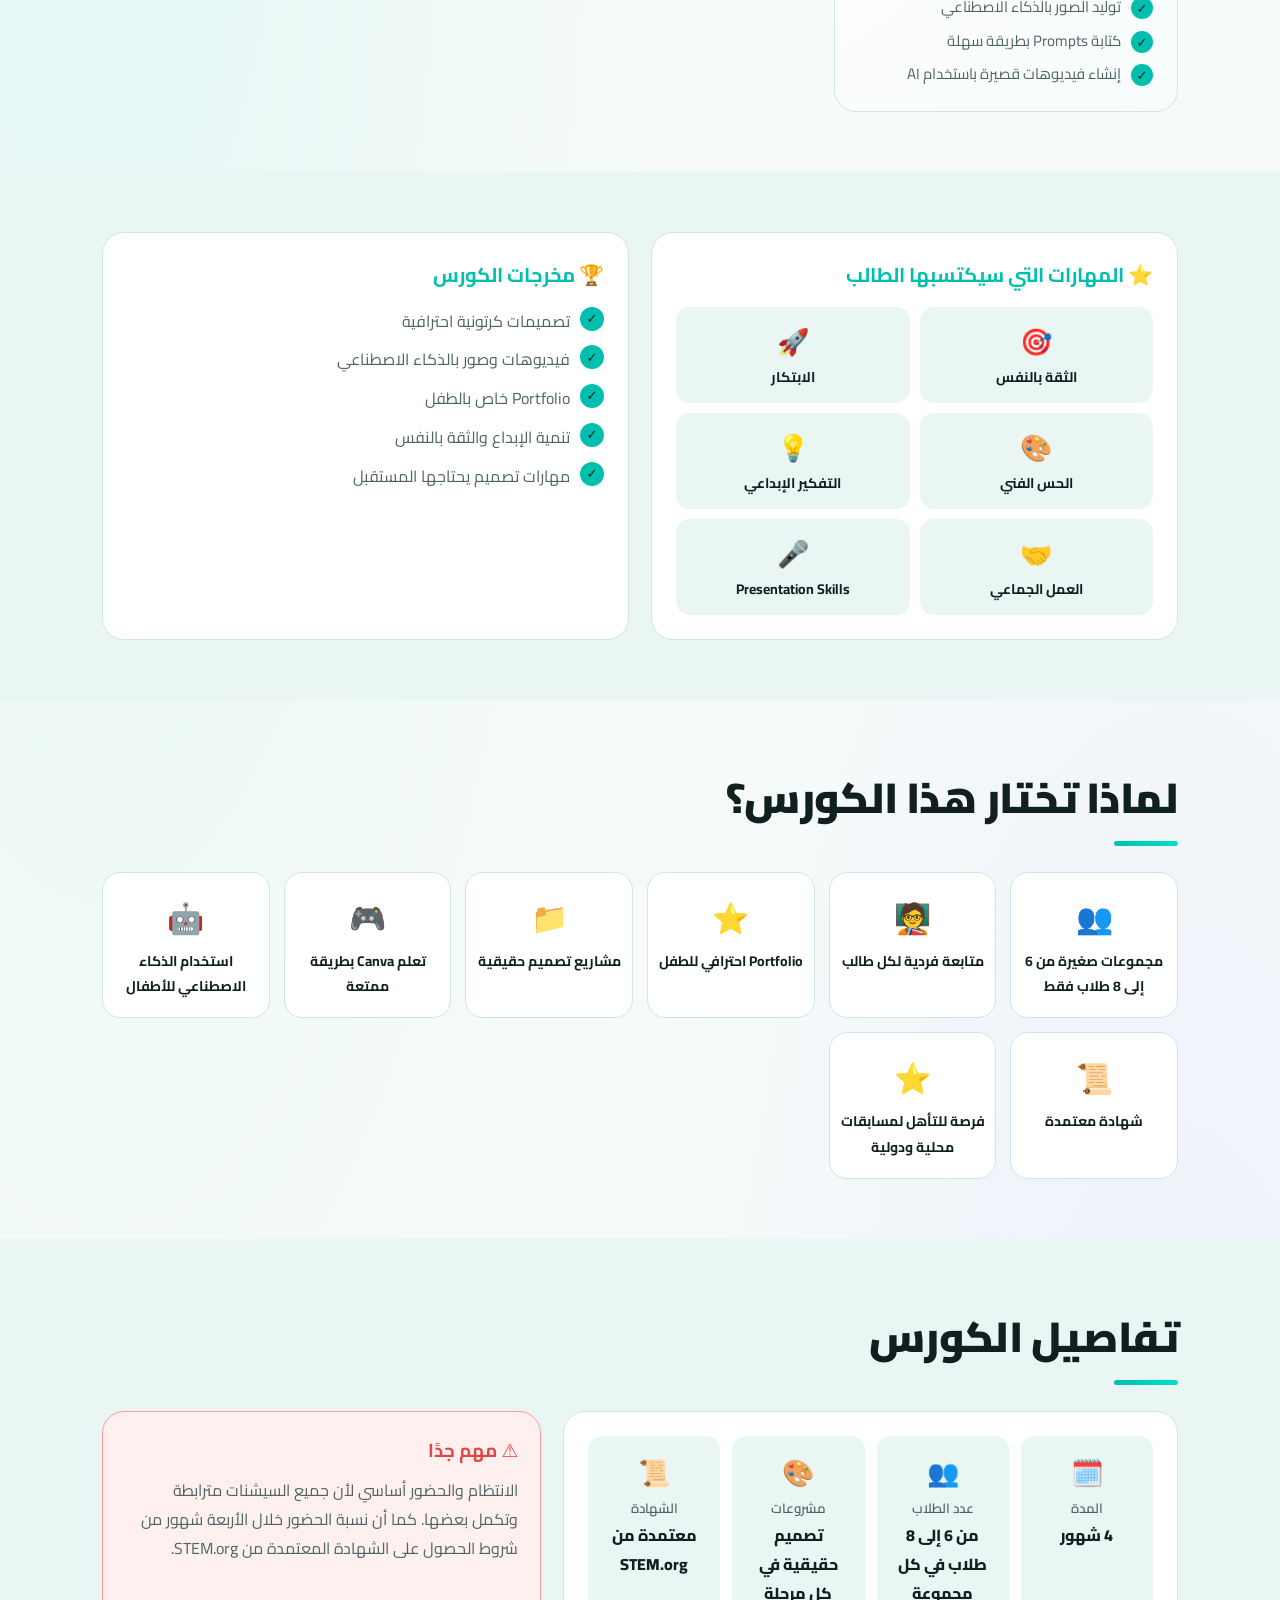
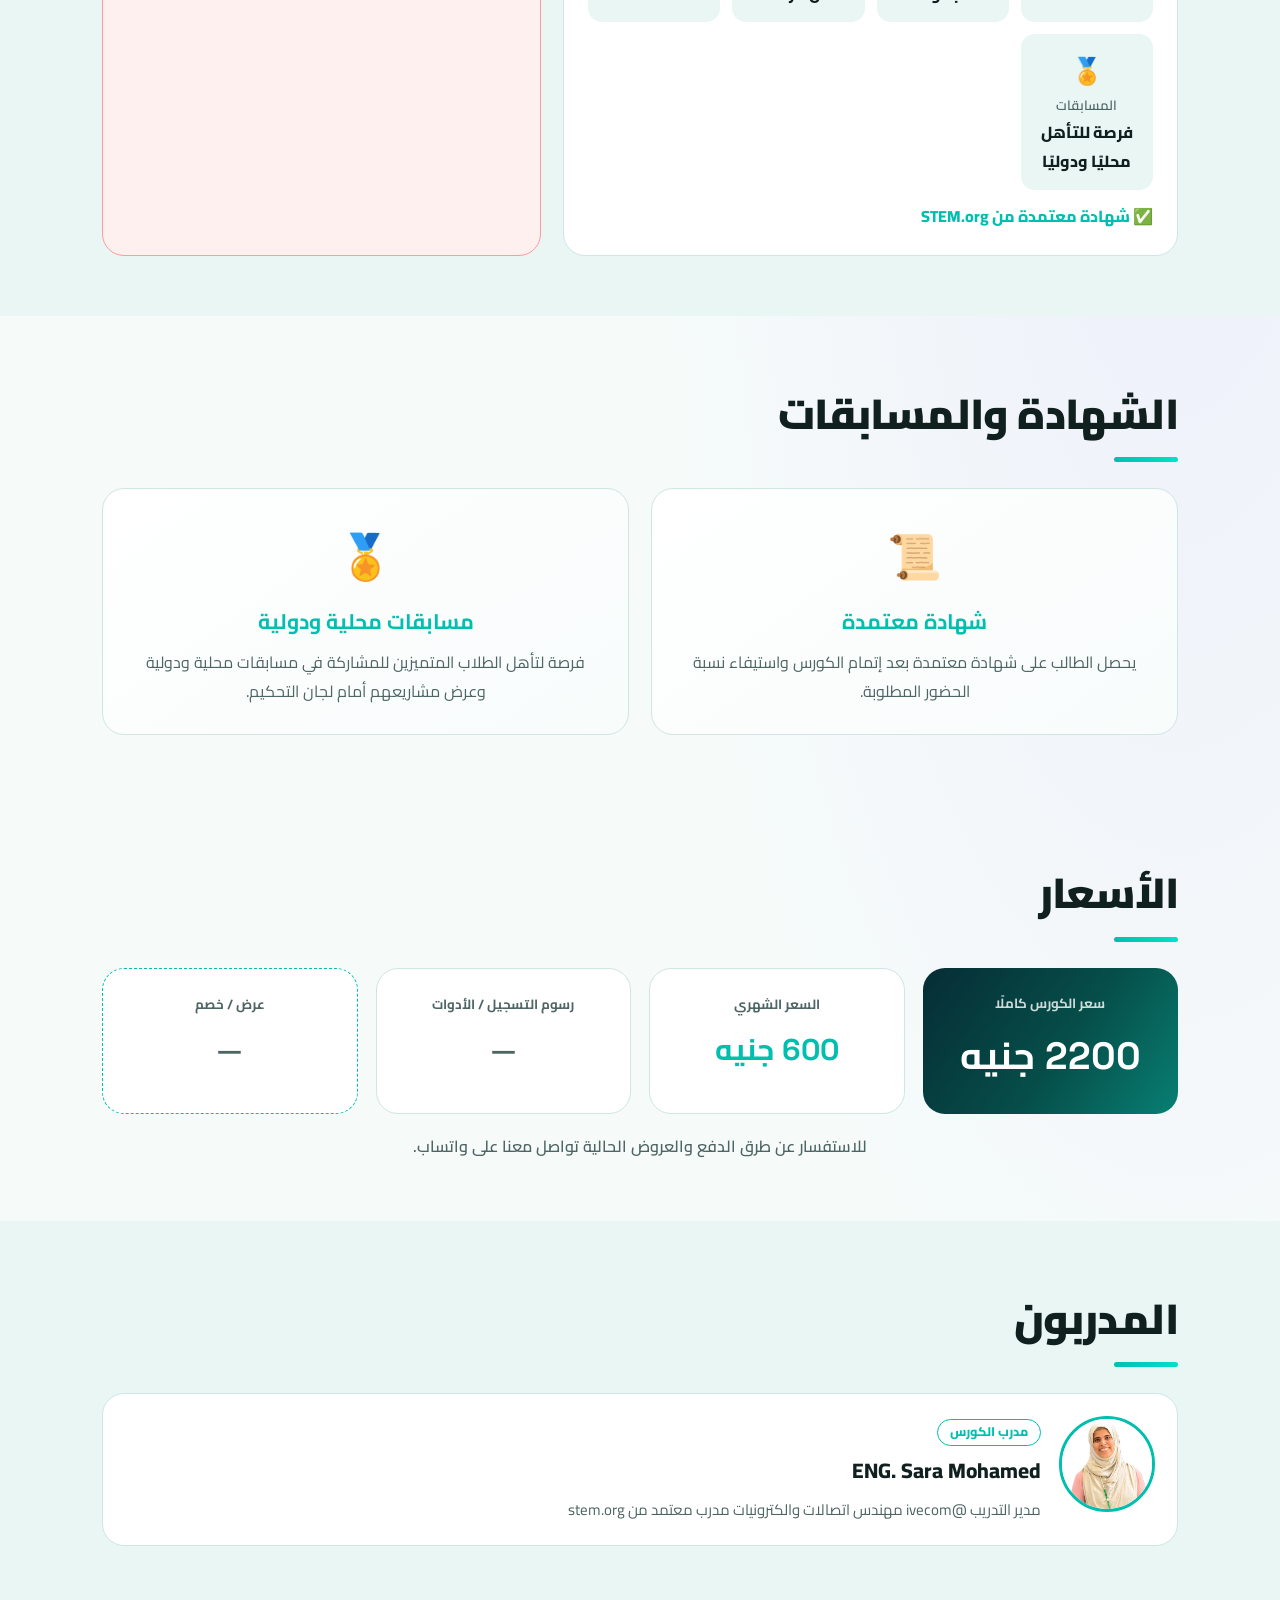
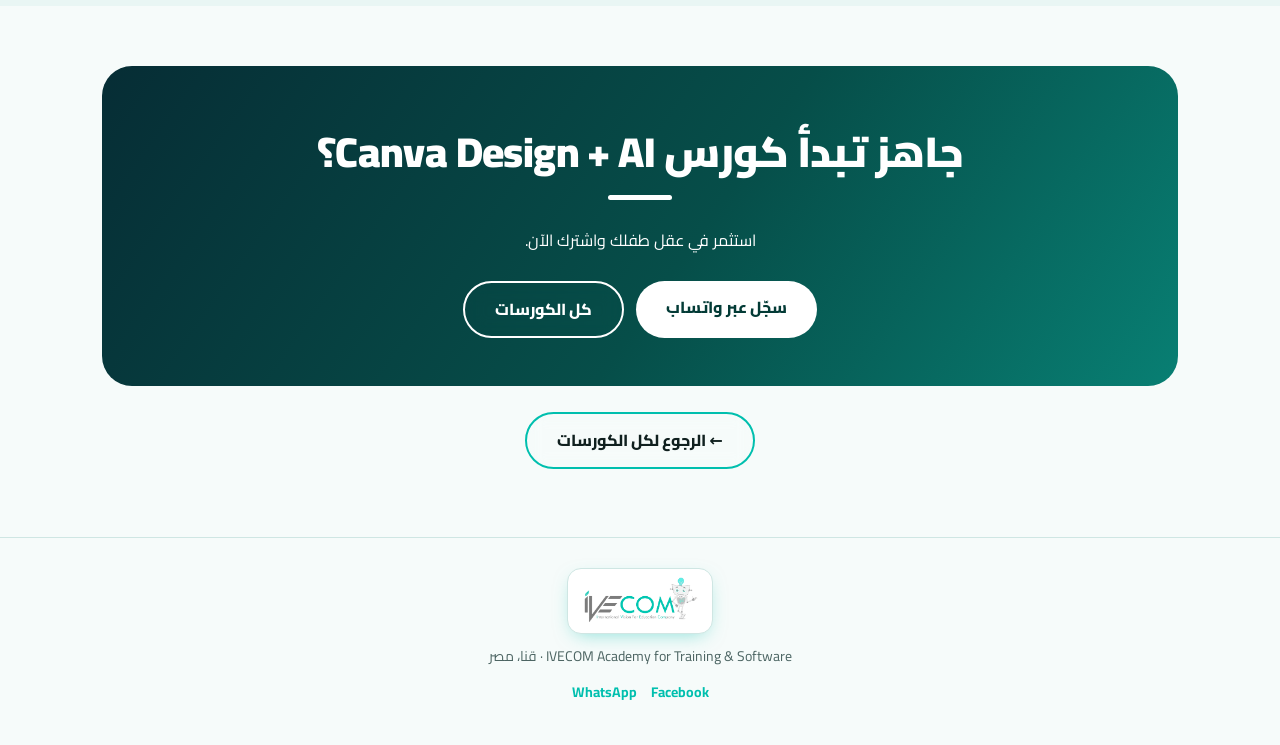
<file: courses/canva/index.html>
<!DOCTYPE html>
<html lang="ar" dir="rtl">
<head>
<meta charset="utf-8">
<meta name="viewport" content="width=device-width, initial-scale=1, viewport-fit=cover">
<title>Canva Design + AI | IVECOM Academy</title>
<link rel="stylesheet" href="https://fonts.googleapis.com/css2?family=Cairo:wght@400;600;800;900&family=Space+Grotesk:wght@500;700&display=swap">
<link rel="stylesheet" href="../../style.css">
<link rel="stylesheet" href="course.css">
<link rel="stylesheet" href="../hero-fx.css">
</head>
<body>
<div id="pg"></div>
<nav><div class="wrap"><a href="../../index.html"><img src="../../images/ivecom academy.png" alt="IVECOM"></a>
<ul><li><a href="../../index.html#about">عن الأكاديمية</a></li><li><a href="../../index.html#programs">البرامج</a></li><li class="nav-courses"><a href="../../courses/index.html">الكورسات</a></li><li><a href="../../index.html#wins">الإنجازات</a></li><li><a href="../../index.html#gallery">الصور</a></li><li><a href="../../index.html#press">الإعلام</a></li><li><a href="../../index.html#contact">تواصل معنا</a></li></ul>
<a class="btn p" href="../../index.html#register" style="padding:6px 18px">سجّل الآن</a></div></nav>
<header class="chero" id="top"><div class="blob b1"></div><div class="grid"></div>
<div class="wrap">
<div class="course-img poster rise" id="course-img"><a href="images/poster.webp" target="_blank" rel="noopener" aria-label="عرض بوستر الكورس بالحجم الكامل"><img src="images/poster.webp" alt="بوستر كورس Canva Design + AI" loading="eager"></a></div>
<div class="rise">
<div class="crumbs"><a href="../index.html">الكورسات</a> / Canva Design + AI</div>
<span class="ctag">IVECOM Academy</span>
<h1>Canva Design + AI</h1>
<p class="lead">صمّم إبداعاتك بنفسك وتعلّم التصميم والذكاء الاصطناعي بطريقة ممتعة!</p>
<!-- ===== السعر بيظهر هنا تلقائيًا من قسم "الأسعار" (id=price-total) — أو اكتبه مباشرة داخل الـ span ===== -->
<a class="price-box" href="#pricing" aria-label="تفاصيل الأسعار"><small>السعر</small><span class="price" id="price"></span></a>
<div class="btns"><a class="btn p" href="https://wa.me/201004185696?text=%D8%B9%D8%A7%D9%8A%D8%B2%20%D8%A3%D8%B3%D8%AC%D9%84%20%D9%81%D9%8A%20%D9%83%D9%88%D8%B1%D8%B3%20Canva%20Design%20%2B%20AI%20%D9%81%D9%8A%20IVECOM" target="_blank" rel="noopener">سجّل في الكورس</a><a class="btn g" href="#plan">خطة الكورس</a></div>
</div></div></header>
<div class="facts-strip"><div class="wrap"><div class="fs rise">
<div><i>🗓️</i><small>مدة الكورس</small><b>4 شهور</b></div>
<div><i>👥</i><small>الطلاب</small><b>من 6 إلى 8 في المجموعة</b></div>
<div><i>🎨</i><small>مشروعات</small><b>حقيقية في كل مرحلة</b></div>
<div><i>📜</i><small>الشهادة</small><b>معتمدة من STEM.org</b></div>
</div></div></div>
<section class="csec" id="plan"><div class="wrap"><h2>محتوى الكورس شهر بشهر</h2>
<div class="months">
<div class="month rise"><span class="mbadge">الشهر الأول</span><h3>أساسيات التصميم</h3><ul><li>مقدمة عن الجرافيك ديزاين</li><li>التعرف على Canva وأدواته</li><li>فهم الألوان والخطوط والعناصر</li><li>تنسيق وترتيب التصميم</li><li>تصميم بوستات كرتونية ممتعة</li></ul></div>
<div class="month rise"><span class="mbadge">الشهر الثاني</span><h3>تصميم السوشيال والمحتوى</h3><ul><li>تصميم بوستات وإعلانات للأطفال</li><li>إنشاء Stories متحركة</li><li>استخدام Templates</li><li>استخدام Effects و Animations</li><li>أساسيات Layout والمسافات</li></ul></div>
<div class="month rise"><span class="mbadge">الشهر الثالث</span><h3>المشاريع والإبداع</h3><ul><li>تصميم فلاير احترافي</li><li>تصميم إنفوجرافيك كرتوني</li><li>إنشاء فيديو باستخدام Canva</li><li>أساسيات الطباعة والمطبوعات</li><li>تجهيز Portfolio خاص بالطفل</li></ul></div>
<div class="month rise"><span class="mbadge">الشهر الرابع</span><h3>الذكاء الاصطناعي والإبداع AI</h3><ul><li>مقدمة مبسطة عن الذكاء الاصطناعي للأطفال</li><li>توليد الصور بالذكاء الاصطناعي</li><li>كتابة Prompts بطريقة سهلة</li><li>إنشاء فيديوهات قصيرة باستخدام AI</li></ul></div>
</div></div></section>
<section class="csec alt" id="outcomes"><div class="wrap"><div class="tri">
<div class="box rise"><h3>⭐ المهارات التي سيكتسبها الطالب</h3><div class="skills"><div><i>🎯</i>الثقة بالنفس</div><div><i>🚀</i>الابتكار</div><div><i>🎨</i>الحس الفني</div><div><i>💡</i>التفكير الإبداعي</div><div><i>🤝</i>العمل الجماعي</div><div><i>🎤</i>Presentation Skills</div></div></div>
<div class="box rise"><h3>🏆 مخرجات الكورس</h3><ul><li>تصميمات كرتونية احترافية</li><li>فيديوهات وصور بالذكاء الاصطناعي</li><li>Portfolio خاص بالطفل</li><li>تنمية الإبداع والثقة بالنفس</li><li>مهارات تصميم يحتاجها المستقبل</li></ul></div>

</div></div></section>
<section class="csec" id="why"><div class="wrap"><h2>لماذا تختار هذا الكورس؟</h2>
<div class="why rise"><div><i>👥</i>مجموعات صغيرة من 6 إلى 8 طلاب فقط</div><div><i>🧑‍🏫</i>متابعة فردية لكل طالب</div><div><i>⭐</i>Portfolio احترافي للطفل</div><div><i>📁</i>مشاريع تصميم حقيقية</div><div><i>🎮</i>تعلم Canva بطريقة ممتعة</div><div><i>🤖</i>استخدام الذكاء الاصطناعي للأطفال</div><div><i>📜</i>شهادة معتمدة</div><div><i>⭐</i>فرصة للتأهل لمسابقات محلية ودولية</div></div>
</div></section>
<section class="csec alt" id="details"><div class="wrap"><h2>تفاصيل الكورس</h2>
<div class="details">
<div class="box rise"><div class="dl">
<div><i>🗓️</i><small>المدة</small>4 شهور</div>
<div><i>👥</i><small>عدد الطلاب</small>من 6 إلى 8 طلاب في كل مجموعة</div>
<div><i>🎨</i><small>مشروعات</small>تصميم حقيقية في كل مرحلة</div>
<div><i>📜</i><small>الشهادة</small>معتمدة من STEM.org</div>
<div><i>🏅</i><small>المسابقات</small>فرصة للتأهل محليًا ودوليًا</div></div>
<div class="stemb">✅ شهادة معتمدة من STEM.org</div></div>
<div class="note rise"><h3>⚠️ مهم جدًا</h3><p>الانتظام والحضور أساسي لأن جميع السيشنات مترابطة وتكمل بعضها. كما أن نسبة الحضور خلال الأربعة شهور من شروط الحصول على الشهادة المعتمدة من STEM.org.</p></div>
</div></div></section>
<section class="csec" id="certificate"><div class="wrap"><h2>الشهادة والمسابقات</h2>
<div class="cert rise">
<div class="cbox"><i>📜</i><h3>شهادة معتمدة</h3><p>يحصل الطالب على شهادة معتمدة بعد إتمام الكورس واستيفاء نسبة الحضور المطلوبة.</p></div>
<div class="cbox"><i>🏅</i><h3>مسابقات محلية ودولية</h3><p>فرصة لتأهل الطلاب المتميزين للمشاركة في مسابقات محلية ودولية وعرض مشاريعهم أمام لجان التحكيم.</p></div>
</div>
</div></section>

<section class="csec" id="pricing"><div class="wrap"><h2>الأسعار</h2>
<!-- ===== خانة الأسعار =====
     عدّل القيم داخل كل <span class="pv"> (اتركها فارغة لتظهر "—").
     السعر الكلي في الأعلى (id="price") بيتنسخ تلقائيًا من هنا. ===== -->
<div class="pricing rise">
<div class="pcell main"><small>سعر الكورس كاملًا</small><span class="pv" id="price-total">2200 جنيه</span></div>
<div class="pcell"><small>السعر الشهري</small><span class="pv" id="price-month">600 جنيه</span></div>
<div class="pcell"><small>رسوم التسجيل / الأدوات</small><span class="pv" id="price-fees"></span></div>
<div class="pcell offer"><small>عرض / خصم</small><span class="pv" id="price-offer"></span></div>
</div>
<p class="pnote rise">للاستفسار عن طرق الدفع والعروض الحالية تواصل معنا على واتساب.</p>
</div></section>

<section class="csec alt" id="trainers"><div class="wrap"><h2>المدربون</h2>
<div class="trainers">
<!-- ===== بطاقة مدرب =====
     • الصورة: ضع الملف في فولدر images ثم اكتب: <img src="images/trainer1.webp" alt="اسم المدرب">
     • الاسم والوصف: اكتبهم داخل t-name و t-desc
     • مدرب جديد: انسخ كتلة <div class="trainer rise"> بالكامل والصقها تحتها ===== -->
<div class="trainer rise">
<div class="t-img"><img src="images/instructor.png" alt="ENG. Sara Mohamed" loading="lazy"></div>
<div><span class="t-role">مدرب الكورس</span><h3 class="t-name">ENG. Sara Mohamed</h3><p class="t-desc">مدير التدريب @ivecom مهندس اتصالات والكترونيات مدرب معتمد من stem.org</p></div>
</div>
</div></div></section>

<section class="csec"><div class="wrap"><div class="enroll rise"><h2>جاهز تبدأ كورس Canva Design + AI؟</h2><p>استثمر في عقل طفلك واشترك الآن.</p>
<div class="btns" style="justify-content:center"><a class="btn p" href="https://wa.me/201004185696?text=%D8%B9%D8%A7%D9%8A%D8%B2%20%D8%A3%D8%B3%D8%AC%D9%84%20%D9%81%D9%8A%20%D9%83%D9%88%D8%B1%D8%B3%20Canva%20Design%20%2B%20AI%20%D9%81%D9%8A%20IVECOM" target="_blank" rel="noopener">سجّل عبر واتساب</a><a class="btn g" style="color:#fff;border-color:#fff" href="../index.html">كل الكورسات</a></div></div>
<div class="back"><a class="btn g" href="../index.html">← الرجوع لكل الكورسات</a></div></div></section>

<footer><div class="wrap"><img src="../../images/ivecom academy.png" alt="IVECOM"><div>IVECOM Academy for Training &amp; Software · قنا، مصر</div><div class="soc"><a href="https://www.facebook.com/Ivecom.Qena" target="_blank" rel="noopener">Facebook</a><a href="https://wa.me/201004185696" target="_blank" rel="noopener">WhatsApp</a></div></div></footer>
<a class="wa" href="https://wa.me/201004185696?text=%D8%A7%D9%84%D8%B3%D9%84%D8%A7%D9%85%20%D8%B9%D9%84%D9%8A%D9%83%D9%85%D8%8C%20%D8%B9%D8%A7%D9%8A%D8%B2%20%D8%A3%D8%B3%D8%AA%D9%81%D8%B3%D8%B1%20%D8%B9%D9%86%20%D9%83%D9%88%D8%B1%D8%B3%20Canva%20Design%20%2B%20AI%20%D9%81%D9%8A%20IVECOM" target="_blank" rel="noopener" aria-label="تواصل معنا عبر واتساب">
<span class="wa-ic"><svg viewBox="0 0 32 32" width="26" height="26" aria-hidden="true" focusable="false"><path fill="currentColor" d="M16.04 3C9.4 3 4 8.38 4 15.02c0 2.12.55 4.19 1.6 6.01L4 29l8.14-1.57a12.02 12.02 0 0 0 3.9.65h.01C22.68 28.08 28 22.7 28 16.06 28 12.85 26.75 9.83 24.48 7.56A11.94 11.94 0 0 0 16.04 3Zm0 22.03h-.01a9.97 9.97 0 0 1-5.08-1.39l-.36-.22-4.83.93.96-4.7-.24-.38a9.93 9.93 0 0 1-1.52-5.25c0-5.5 4.5-9.97 10.05-9.97 2.68 0 5.2 1.04 7.09 2.93a9.9 9.9 0 0 1 2.94 7.05c0 5.5-4.52 9.99-10.6 9.99Zm5.5-7.47c-.3-.15-1.78-.88-2.06-.98-.27-.1-.47-.15-.67.15-.2.3-.77.98-.94 1.18-.17.2-.35.22-.65.07-.3-.15-1.27-.47-2.42-1.5-.9-.8-1.5-1.78-1.67-2.08-.17-.3-.02-.46.13-.61.14-.13.3-.35.45-.52.15-.18.2-.3.3-.5.1-.2.05-.37-.02-.52-.08-.15-.67-1.62-.92-2.22-.24-.58-.49-.5-.67-.51h-.57c-.2 0-.52.07-.8.37-.27.3-1.04 1.02-1.04 2.5s1.07 2.9 1.22 3.1c.15.2 2.1 3.2 5.08 4.49.71.3 1.26.49 1.7.63.71.23 1.36.2 1.87.12.57-.08 1.78-.73 2.03-1.43.25-.7.25-1.3.17-1.43-.07-.13-.27-.2-.57-.35Z"/></svg></span>
<span class="wa-tx"><small>هل لديك استفسار؟</small><b>تواصل عبر واتساب</b></span>
</a>
<script src="course.js" defer></script>
<script src="../hero-fx.js" defer></script>
</body>
</html>
</file>
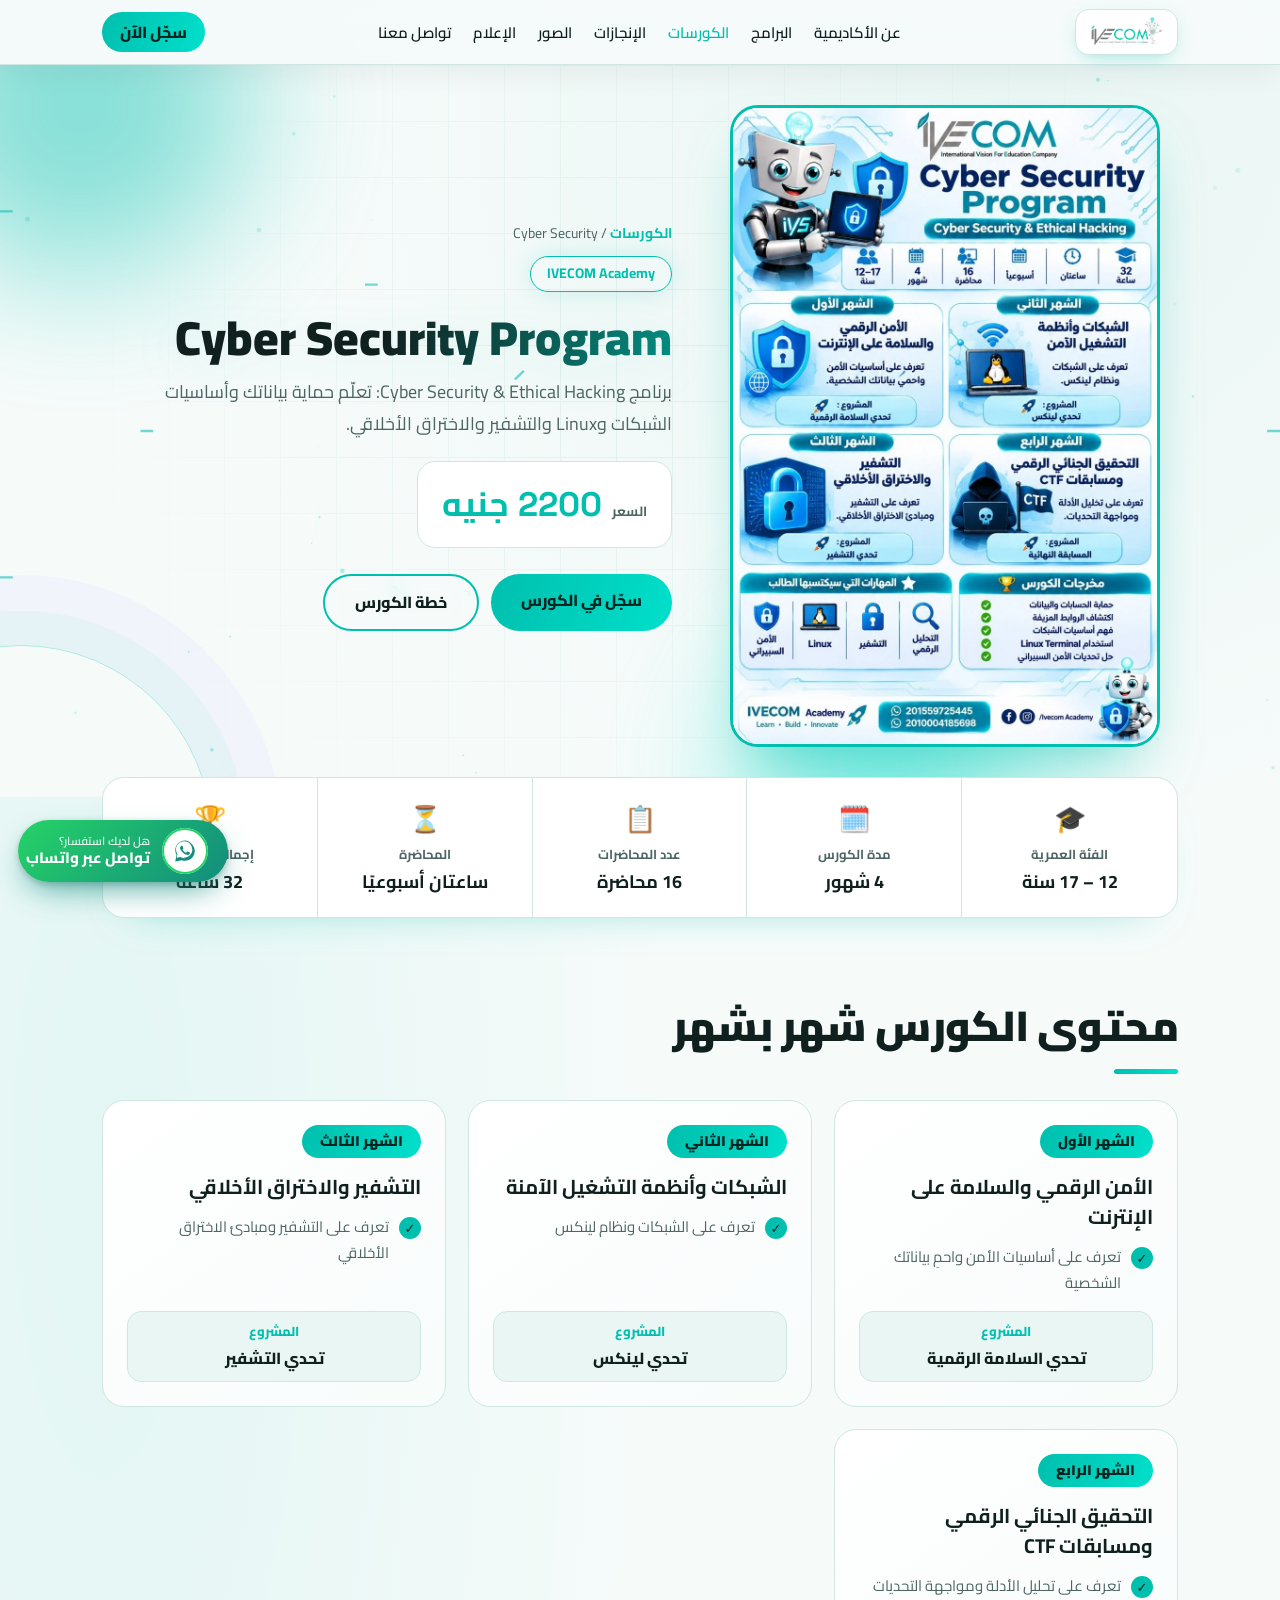
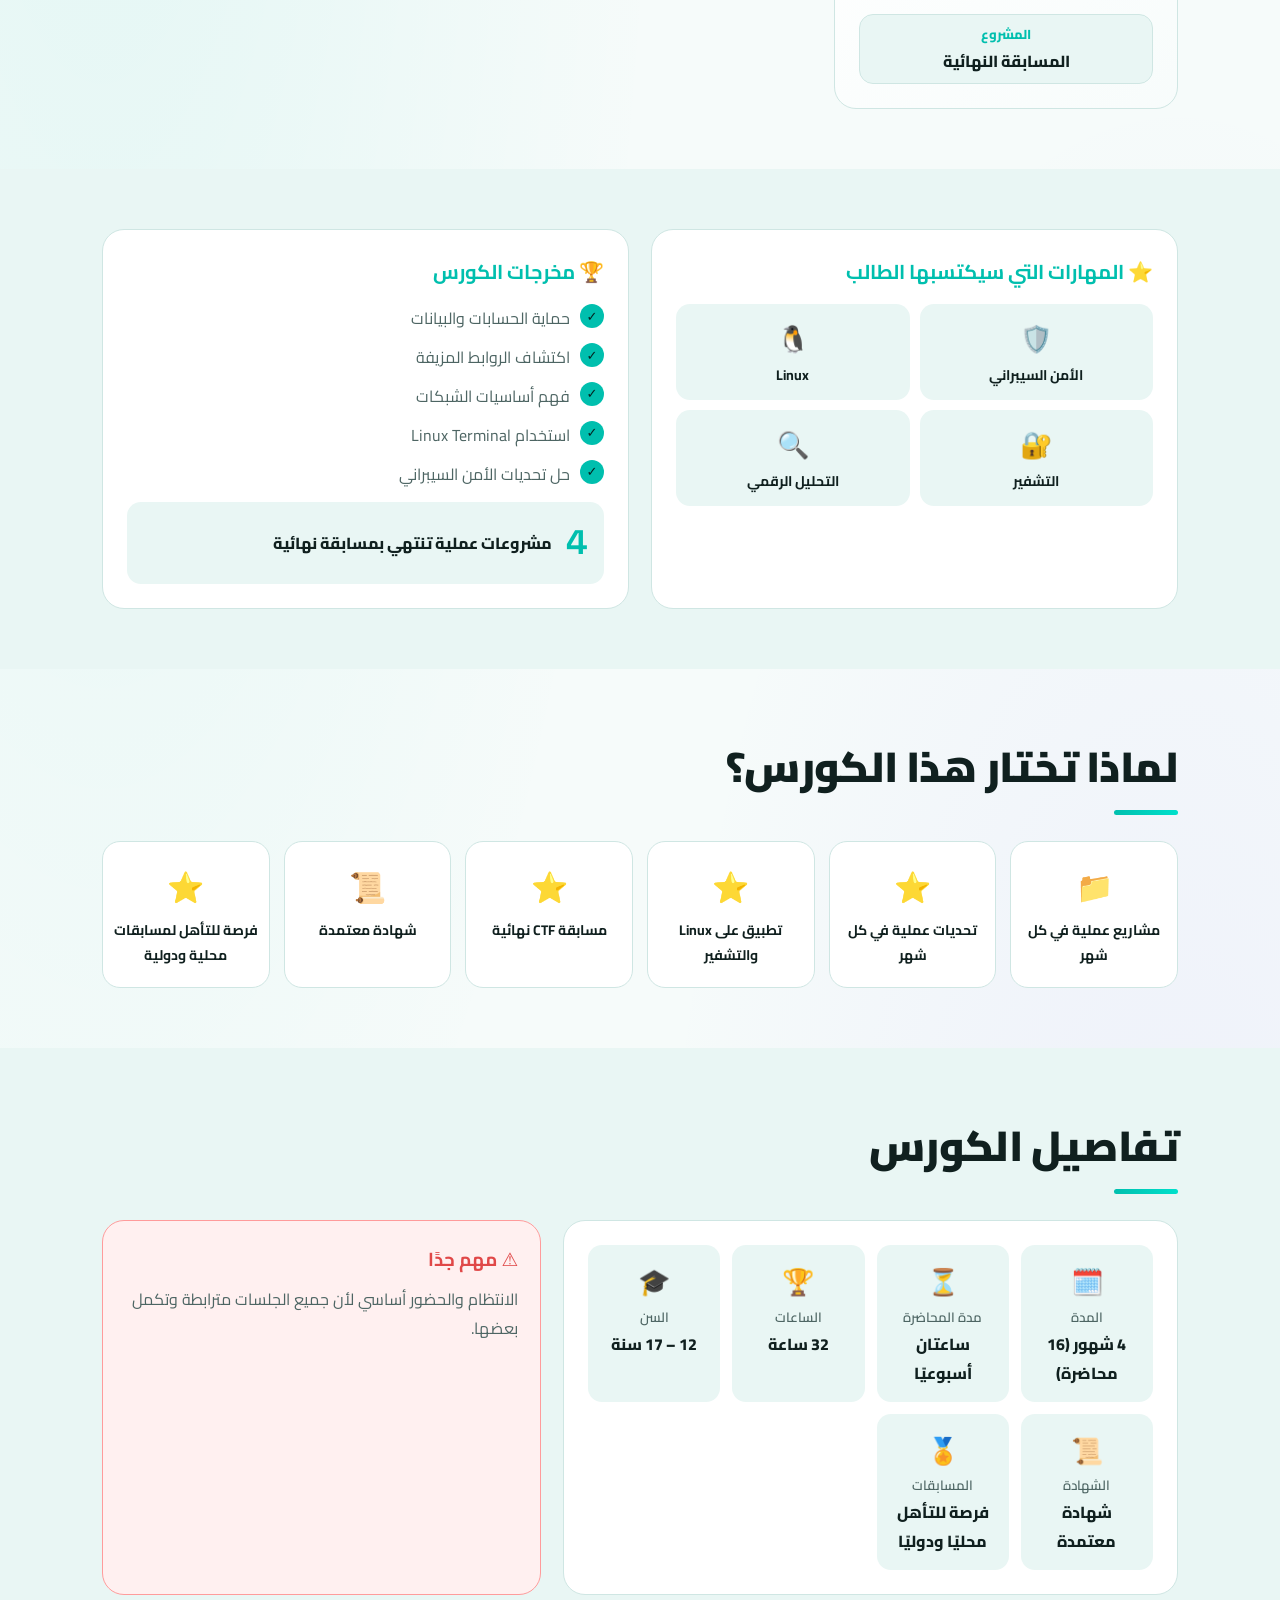
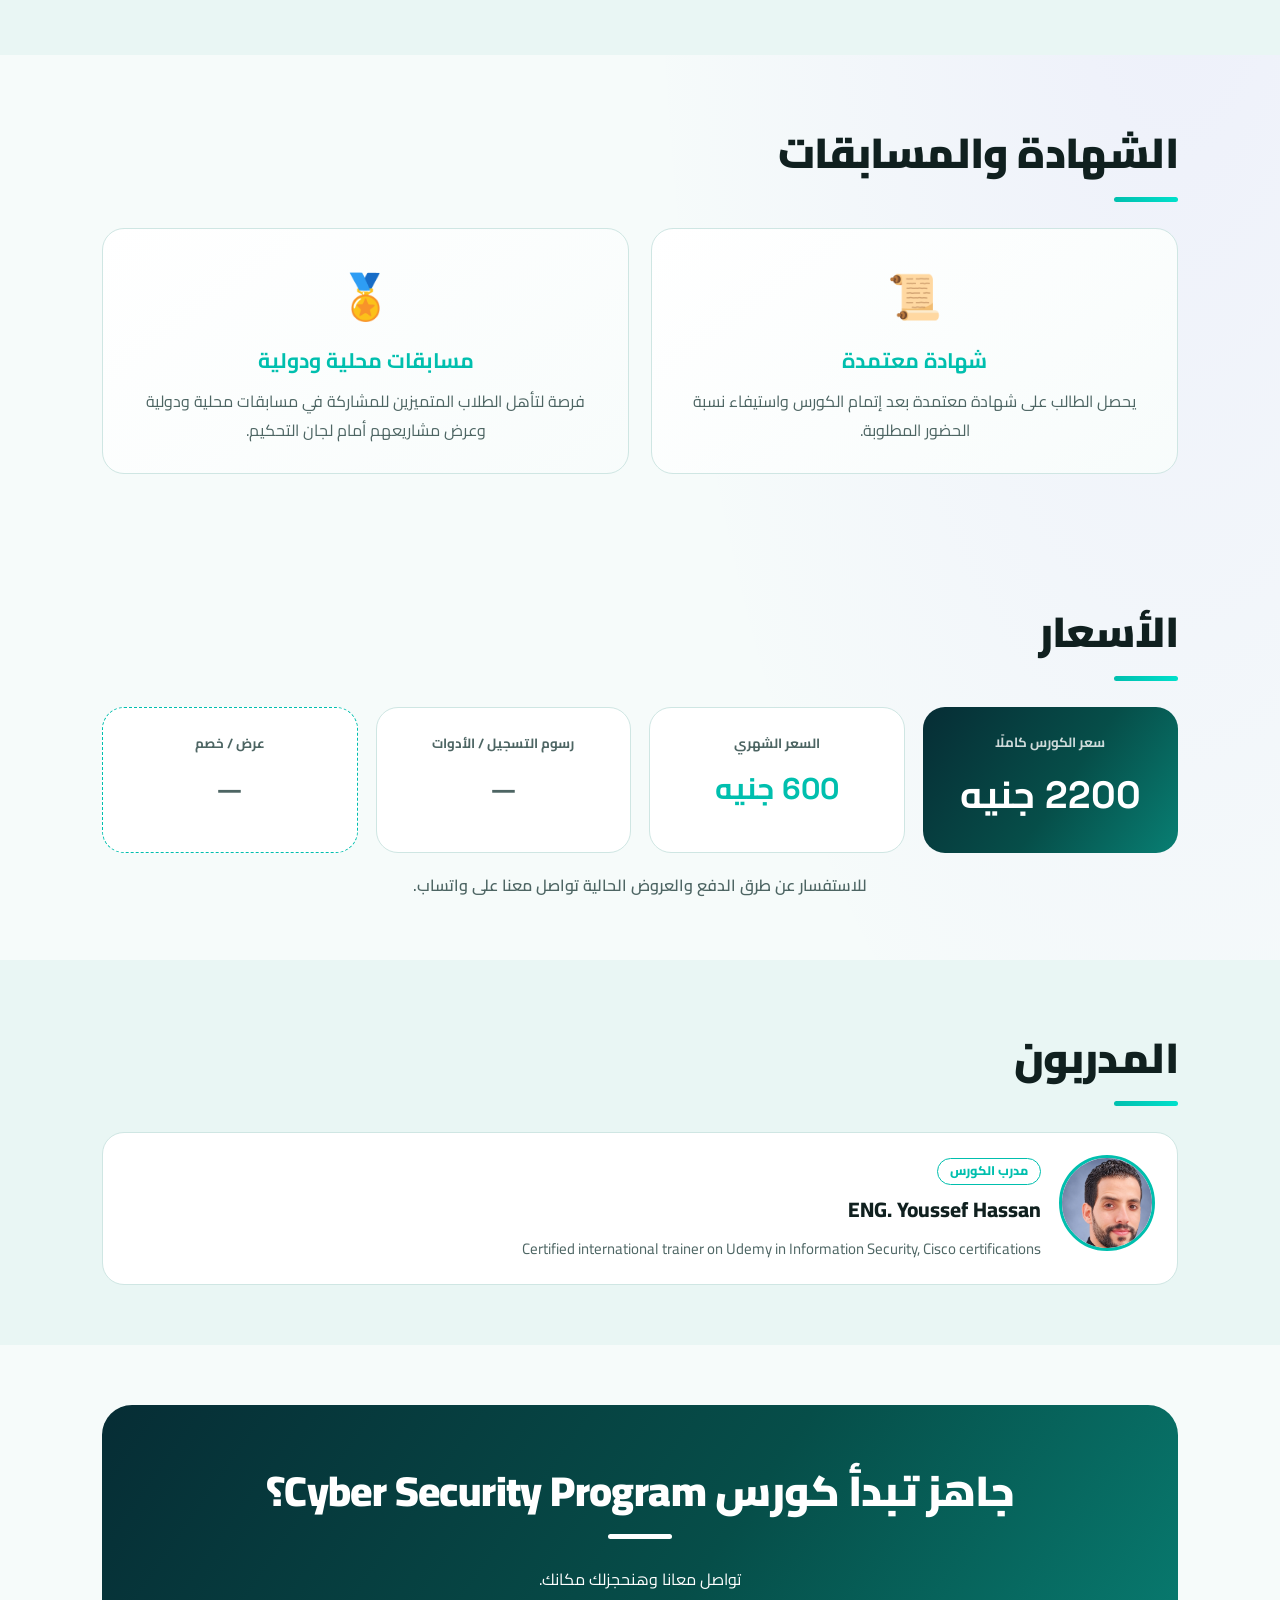
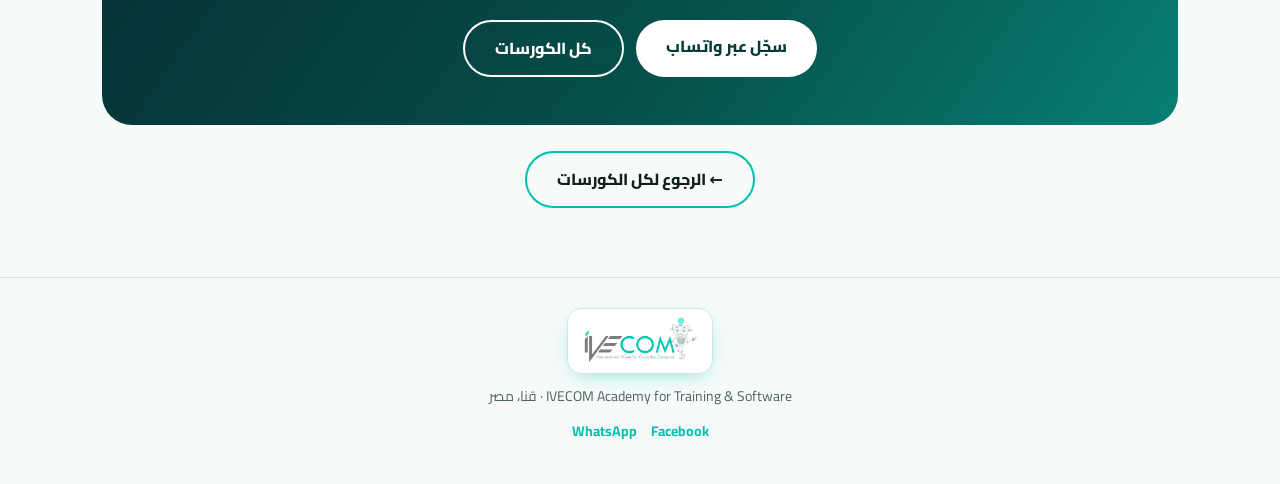
<file: courses/cyber-security/index.html>
<!DOCTYPE html>
<html lang="ar" dir="rtl">
<head>
<meta charset="utf-8">
<meta name="viewport" content="width=device-width, initial-scale=1, viewport-fit=cover">
<title>Cyber Security Program | IVECOM Academy</title>
<link rel="stylesheet" href="https://fonts.googleapis.com/css2?family=Cairo:wght@400;600;800;900&family=Space+Grotesk:wght@500;700&display=swap">
<link rel="stylesheet" href="../../style.css">
<link rel="stylesheet" href="course.css">
<link rel="stylesheet" href="../hero-fx.css">
</head>
<body>
<div id="pg"></div>
<nav><div class="wrap"><a href="../../index.html"><img src="../../images/ivecom academy.png" alt="IVECOM"></a>
<ul><li><a href="../../index.html#about">عن الأكاديمية</a></li><li><a href="../../index.html#programs">البرامج</a></li><li class="nav-courses"><a href="../../courses/index.html">الكورسات</a></li><li><a href="../../index.html#wins">الإنجازات</a></li><li><a href="../../index.html#gallery">الصور</a></li><li><a href="../../index.html#press">الإعلام</a></li><li><a href="../../index.html#contact">تواصل معنا</a></li></ul>
<a class="btn p" href="../../index.html#register" style="padding:6px 18px">سجّل الآن</a></div></nav>
<header class="chero" id="top"><div class="blob b1"></div><div class="grid"></div>
<div class="wrap">
<div class="course-img poster rise" id="course-img"><a href="images/poster.webp" target="_blank" rel="noopener" aria-label="عرض بوستر الكورس بالحجم الكامل"><img src="images/poster.webp" alt="بوستر كورس Cyber Security" loading="eager"></a></div>
<div class="rise">
<div class="crumbs"><a href="../index.html">الكورسات</a> / Cyber Security</div>
<span class="ctag">IVECOM Academy</span>
<h1>Cyber Security Program</h1>
<p class="lead">برنامج Cyber Security &amp; Ethical Hacking: تعلّم حماية بياناتك وأساسيات الشبكات وLinux والتشفير والاختراق الأخلاقي.</p>
<!-- ===== السعر بيظهر هنا تلقائيًا من قسم "الأسعار" (id=price-total) — أو اكتبه مباشرة داخل الـ span ===== -->
<a class="price-box" href="#pricing" aria-label="تفاصيل الأسعار"><small>السعر</small><span class="price" id="price"></span></a>
<div class="btns"><a class="btn p" href="https://wa.me/201004185696?text=%D8%B9%D8%A7%D9%8A%D8%B2%20%D8%A3%D8%B3%D8%AC%D9%84%20%D9%81%D9%8A%20%D9%83%D9%88%D8%B1%D8%B3%20Cyber%20Security%20%D9%81%D9%8A%20IVECOM" target="_blank" rel="noopener">سجّل في الكورس</a><a class="btn g" href="#plan">خطة الكورس</a></div>
</div></div></header>
<div class="facts-strip"><div class="wrap"><div class="fs rise">
<div><i>🎓</i><small>الفئة العمرية</small><b>12 – 17 سنة</b></div>
<div><i>🗓️</i><small>مدة الكورس</small><b>4 شهور</b></div>
<div><i>📋</i><small>عدد المحاضرات</small><b>16 محاضرة</b></div>
<div><i>⏳</i><small>المحاضرة</small><b>ساعتان أسبوعيًا</b></div>
<div><i>🏆</i><small>إجمالي الساعات</small><b>32 ساعة</b></div>
</div></div></div>
<section class="csec" id="plan"><div class="wrap"><h2>محتوى الكورس شهر بشهر</h2>
<div class="months">
<div class="month rise"><span class="mbadge">الشهر الأول</span><h3>الأمن الرقمي والسلامة على الإنترنت</h3><ul><li>تعرف على أساسيات الأمن واحمِ بياناتك الشخصية</li></ul><div class="proj"><small>المشروع</small>تحدي السلامة الرقمية</div></div>
<div class="month rise"><span class="mbadge">الشهر الثاني</span><h3>الشبكات وأنظمة التشغيل الآمنة</h3><ul><li>تعرف على الشبكات ونظام لينكس</li></ul><div class="proj"><small>المشروع</small>تحدي لينكس</div></div>
<div class="month rise"><span class="mbadge">الشهر الثالث</span><h3>التشفير والاختراق الأخلاقي</h3><ul><li>تعرف على التشفير ومبادئ الاختراق الأخلاقي</li></ul><div class="proj"><small>المشروع</small>تحدي التشفير</div></div>
<div class="month rise"><span class="mbadge">الشهر الرابع</span><h3>التحقيق الجنائي الرقمي ومسابقات CTF</h3><ul><li>تعرف على تحليل الأدلة ومواجهة التحديات</li></ul><div class="proj"><small>المشروع</small>المسابقة النهائية</div></div>
</div></div></section>
<section class="csec alt" id="outcomes"><div class="wrap"><div class="tri">
<div class="box rise"><h3>⭐ المهارات التي سيكتسبها الطالب</h3><div class="skills"><div><i>🛡️</i>الأمن السيبراني</div><div><i>🐧</i>Linux</div><div><i>🔐</i>التشفير</div><div><i>🔍</i>التحليل الرقمي</div></div></div>
<div class="box rise"><h3>🏆 مخرجات الكورس</h3><ul><li>حماية الحسابات والبيانات</li><li>اكتشاف الروابط المزيفة</li><li>فهم أساسيات الشبكات</li><li>استخدام Linux Terminal</li><li>حل تحديات الأمن السيبراني</li></ul><div class="pcount"><b>4</b>مشروعات عملية تنتهي بمسابقة نهائية</div></div>

</div></div></section>
<section class="csec" id="why"><div class="wrap"><h2>لماذا تختار هذا الكورس؟</h2>
<div class="why rise"><div><i>📁</i>مشاريع عملية في كل شهر</div><div><i>⭐</i>تحديات عملية في كل شهر</div><div><i>⭐</i>تطبيق على Linux والتشفير</div><div><i>⭐</i>مسابقة CTF نهائية</div><div><i>📜</i>شهادة معتمدة</div><div><i>⭐</i>فرصة للتأهل لمسابقات محلية ودولية</div></div>
</div></section>
<section class="csec alt" id="details"><div class="wrap"><h2>تفاصيل الكورس</h2>
<div class="details">
<div class="box rise"><div class="dl">
<div><i>🗓️</i><small>المدة</small>4 شهور (16 محاضرة)</div>
<div><i>⏳</i><small>مدة المحاضرة</small>ساعتان أسبوعيًا</div>
<div><i>🏆</i><small>الساعات</small>32 ساعة</div>
<div><i>🎓</i><small>السن</small>12 – 17 سنة</div>
<div><i>📜</i><small>الشهادة</small>شهادة معتمدة</div>
<div><i>🏅</i><small>المسابقات</small>فرصة للتأهل محليًا ودوليًا</div></div></div>
<div class="note rise"><h3>⚠️ مهم جدًا</h3><p>الانتظام والحضور أساسي لأن جميع الجلسات مترابطة وتكمل بعضها.</p></div>
</div></div></section>
<section class="csec" id="certificate"><div class="wrap"><h2>الشهادة والمسابقات</h2>
<div class="cert rise">
<div class="cbox"><i>📜</i><h3>شهادة معتمدة</h3><p>يحصل الطالب على شهادة معتمدة بعد إتمام الكورس واستيفاء نسبة الحضور المطلوبة.</p></div>
<div class="cbox"><i>🏅</i><h3>مسابقات محلية ودولية</h3><p>فرصة لتأهل الطلاب المتميزين للمشاركة في مسابقات محلية ودولية وعرض مشاريعهم أمام لجان التحكيم.</p></div>
</div>
</div></section>

<section class="csec" id="pricing"><div class="wrap"><h2>الأسعار</h2>
<!-- ===== خانة الأسعار =====
     عدّل القيم داخل كل <span class="pv"> (اتركها فارغة لتظهر "—").
     السعر الكلي في الأعلى (id="price") بيتنسخ تلقائيًا من هنا. ===== -->
<div class="pricing rise">
<div class="pcell main"><small>سعر الكورس كاملًا</small><span class="pv" id="price-total">2200 جنيه</span></div>
<div class="pcell"><small>السعر الشهري</small><span class="pv" id="price-month">600 جنيه</span></div>
<div class="pcell"><small>رسوم التسجيل / الأدوات</small><span class="pv" id="price-fees"></span></div>
<div class="pcell offer"><small>عرض / خصم</small><span class="pv" id="price-offer"></span></div>
</div>
<p class="pnote rise">للاستفسار عن طرق الدفع والعروض الحالية تواصل معنا على واتساب.</p>
</div></section>

<section class="csec alt" id="trainers"><div class="wrap"><h2>المدربون</h2>
<div class="trainers">
<!-- ===== بطاقة مدرب =====
     • الصورة: ضع الملف في فولدر images ثم اكتب: <img src="images/trainer1.webp" alt="اسم المدرب">
     • الاسم والوصف: اكتبهم داخل t-name و t-desc
     • مدرب جديد: انسخ كتلة <div class="trainer rise"> بالكامل والصقها تحتها ===== -->
<div class="trainer rise">
<div class="t-img"><img src="images/instructor.webp" alt="ENG. Youssef Hassan" loading="lazy"></div>
<div><span class="t-role">مدرب الكورس</span><h3 class="t-name">ENG. Youssef Hassan</h3><p class="t-desc">Certified international trainer on Udemy in Information Security, Cisco certifications</p></div>
</div>
</div></div></section>

<section class="csec"><div class="wrap"><div class="enroll rise"><h2>جاهز تبدأ كورس Cyber Security Program؟</h2><p>تواصل معانا وهنحجزلك مكانك.</p>
<div class="btns" style="justify-content:center"><a class="btn p" href="https://wa.me/201004185696?text=%D8%B9%D8%A7%D9%8A%D8%B2%20%D8%A3%D8%B3%D8%AC%D9%84%20%D9%81%D9%8A%20%D9%83%D9%88%D8%B1%D8%B3%20Cyber%20Security%20%D9%81%D9%8A%20IVECOM" target="_blank" rel="noopener">سجّل عبر واتساب</a><a class="btn g" style="color:#fff;border-color:#fff" href="../index.html">كل الكورسات</a></div></div>
<div class="back"><a class="btn g" href="../index.html">← الرجوع لكل الكورسات</a></div></div></section>

<footer><div class="wrap"><img src="../../images/ivecom academy.png" alt="IVECOM"><div>IVECOM Academy for Training &amp; Software · قنا، مصر</div><div class="soc"><a href="https://www.facebook.com/Ivecom.Qena" target="_blank" rel="noopener">Facebook</a><a href="https://wa.me/201004185696" target="_blank" rel="noopener">WhatsApp</a></div></div></footer>
<a class="wa" href="https://wa.me/201004185696?text=%D8%A7%D9%84%D8%B3%D9%84%D8%A7%D9%85%20%D8%B9%D9%84%D9%8A%D9%83%D9%85%D8%8C%20%D8%B9%D8%A7%D9%8A%D8%B2%20%D8%A3%D8%B3%D8%AA%D9%81%D8%B3%D8%B1%20%D8%B9%D9%86%20%D9%83%D9%88%D8%B1%D8%B3%20Cyber%20Security%20%D9%81%D9%8A%20IVECOM" target="_blank" rel="noopener" aria-label="تواصل معنا عبر واتساب">
<span class="wa-ic"><svg viewBox="0 0 32 32" width="26" height="26" aria-hidden="true" focusable="false"><path fill="currentColor" d="M16.04 3C9.4 3 4 8.38 4 15.02c0 2.12.55 4.19 1.6 6.01L4 29l8.14-1.57a12.02 12.02 0 0 0 3.9.65h.01C22.68 28.08 28 22.7 28 16.06 28 12.85 26.75 9.83 24.48 7.56A11.94 11.94 0 0 0 16.04 3Zm0 22.03h-.01a9.97 9.97 0 0 1-5.08-1.39l-.36-.22-4.83.93.96-4.7-.24-.38a9.93 9.93 0 0 1-1.52-5.25c0-5.5 4.5-9.97 10.05-9.97 2.68 0 5.2 1.04 7.09 2.93a9.9 9.9 0 0 1 2.94 7.05c0 5.5-4.52 9.99-10.6 9.99Zm5.5-7.47c-.3-.15-1.78-.88-2.06-.98-.27-.1-.47-.15-.67.15-.2.3-.77.98-.94 1.18-.17.2-.35.22-.65.07-.3-.15-1.27-.47-2.42-1.5-.9-.8-1.5-1.78-1.67-2.08-.17-.3-.02-.46.13-.61.14-.13.3-.35.45-.52.15-.18.2-.3.3-.5.1-.2.05-.37-.02-.52-.08-.15-.67-1.62-.92-2.22-.24-.58-.49-.5-.67-.51h-.57c-.2 0-.52.07-.8.37-.27.3-1.04 1.02-1.04 2.5s1.07 2.9 1.22 3.1c.15.2 2.1 3.2 5.08 4.49.71.3 1.26.49 1.7.63.71.23 1.36.2 1.87.12.57-.08 1.78-.73 2.03-1.43.25-.7.25-1.3.17-1.43-.07-.13-.27-.2-.57-.35Z"/></svg></span>
<span class="wa-tx"><small>هل لديك استفسار؟</small><b>تواصل عبر واتساب</b></span>
</a>
<script src="course.js" defer></script>
<script src="../hero-fx.js" defer></script>
</body>
</html>
</file>
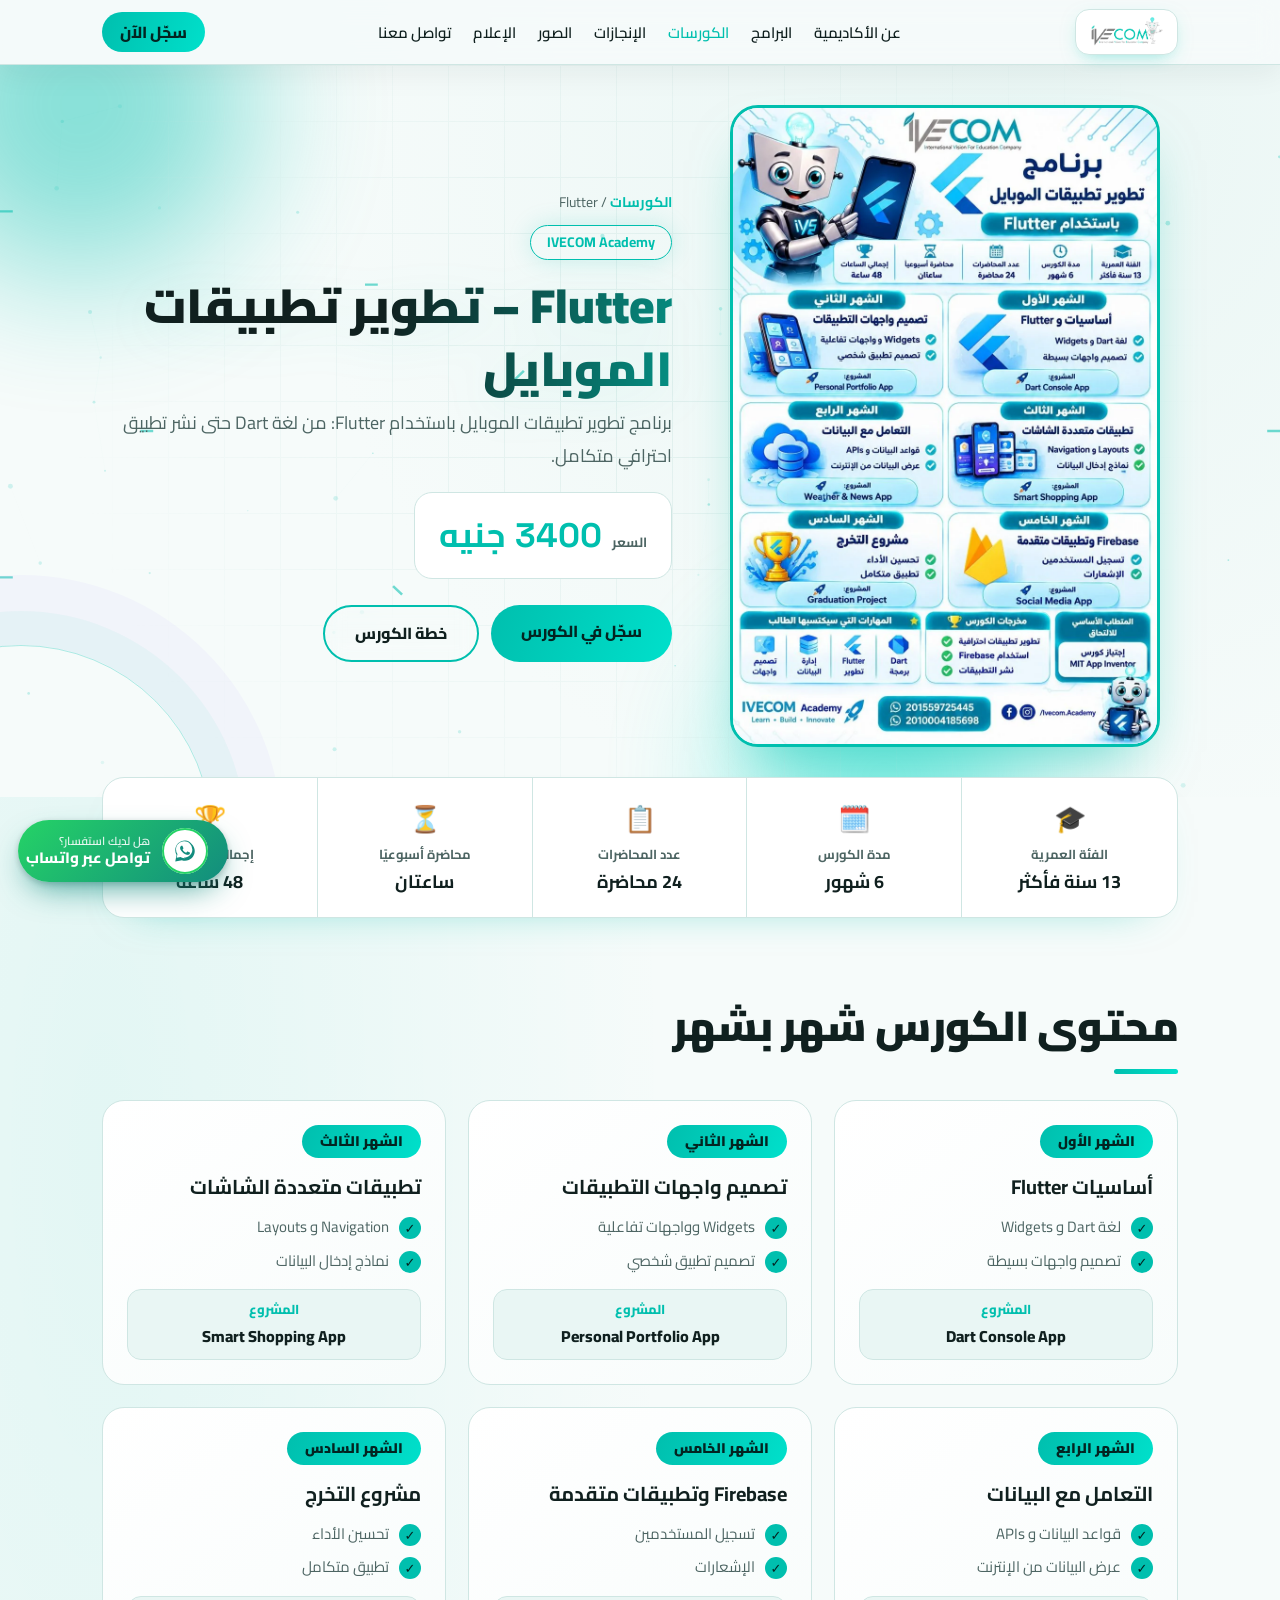
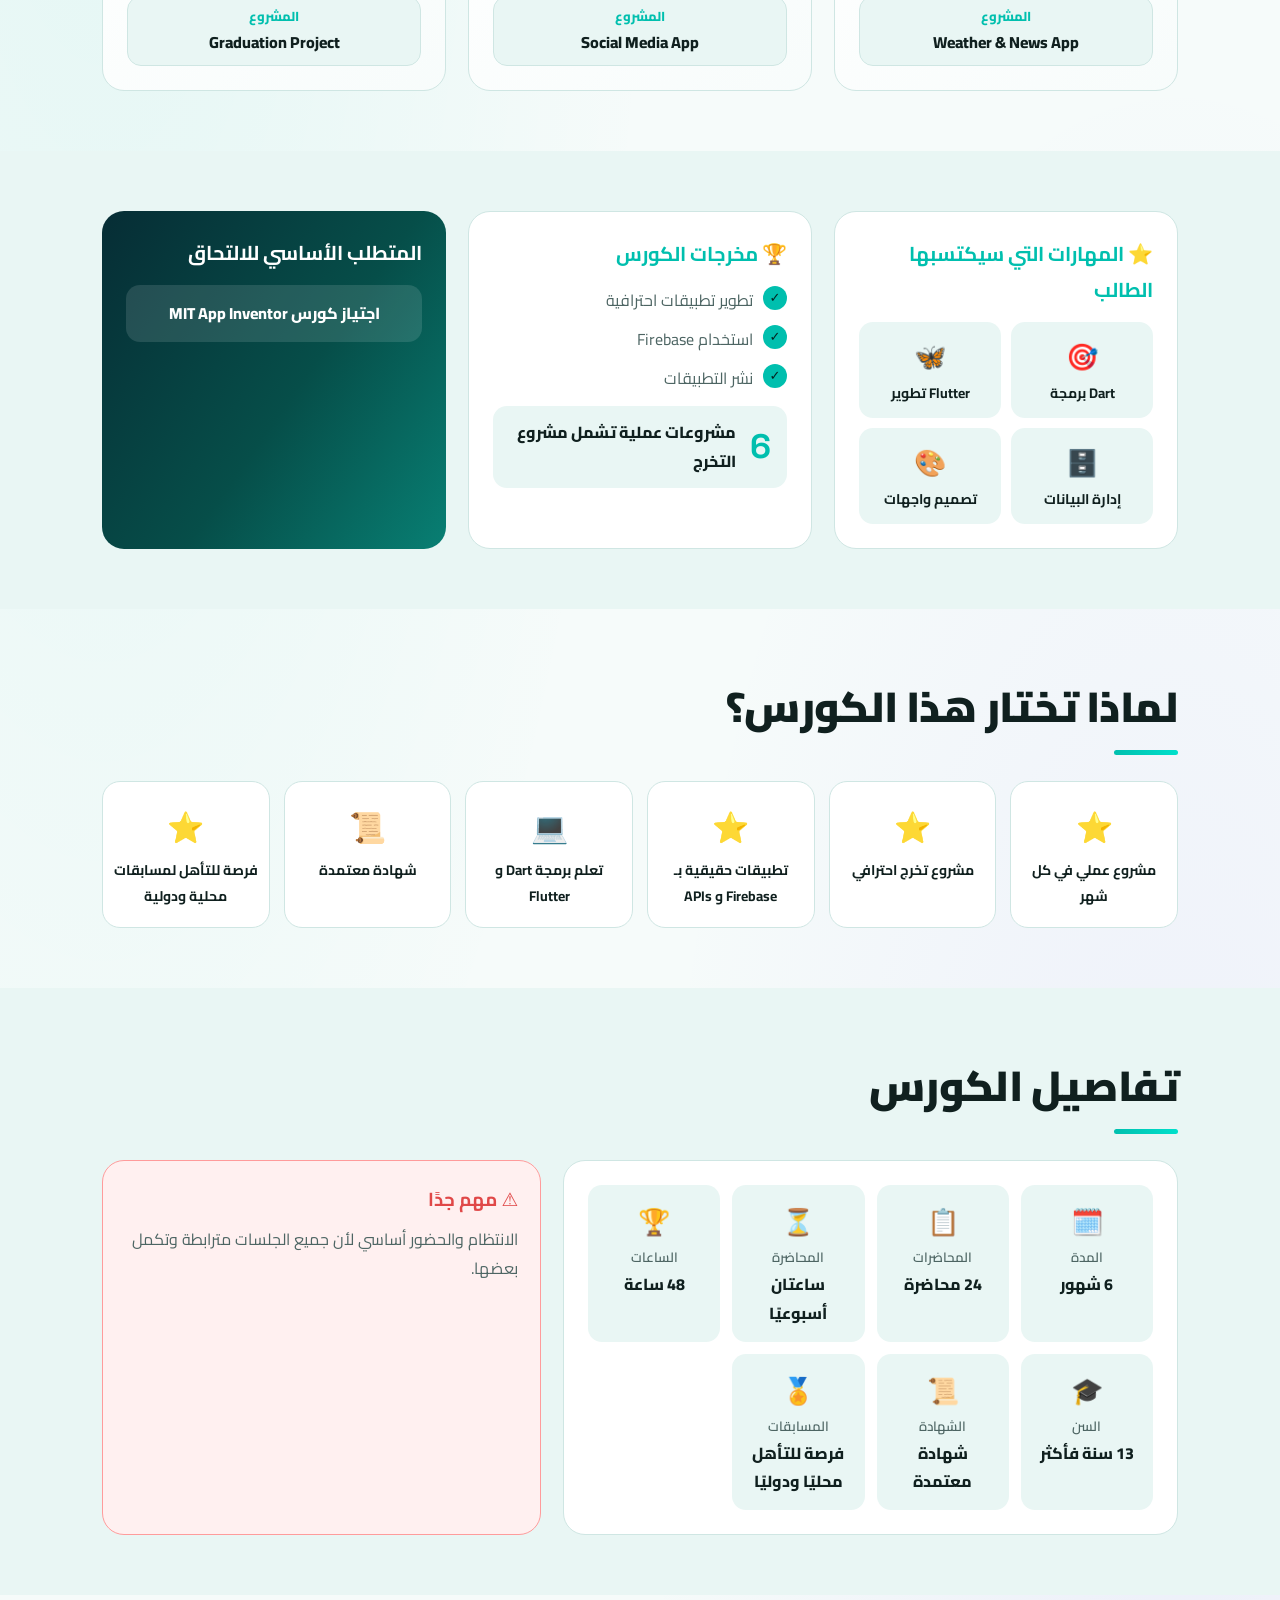
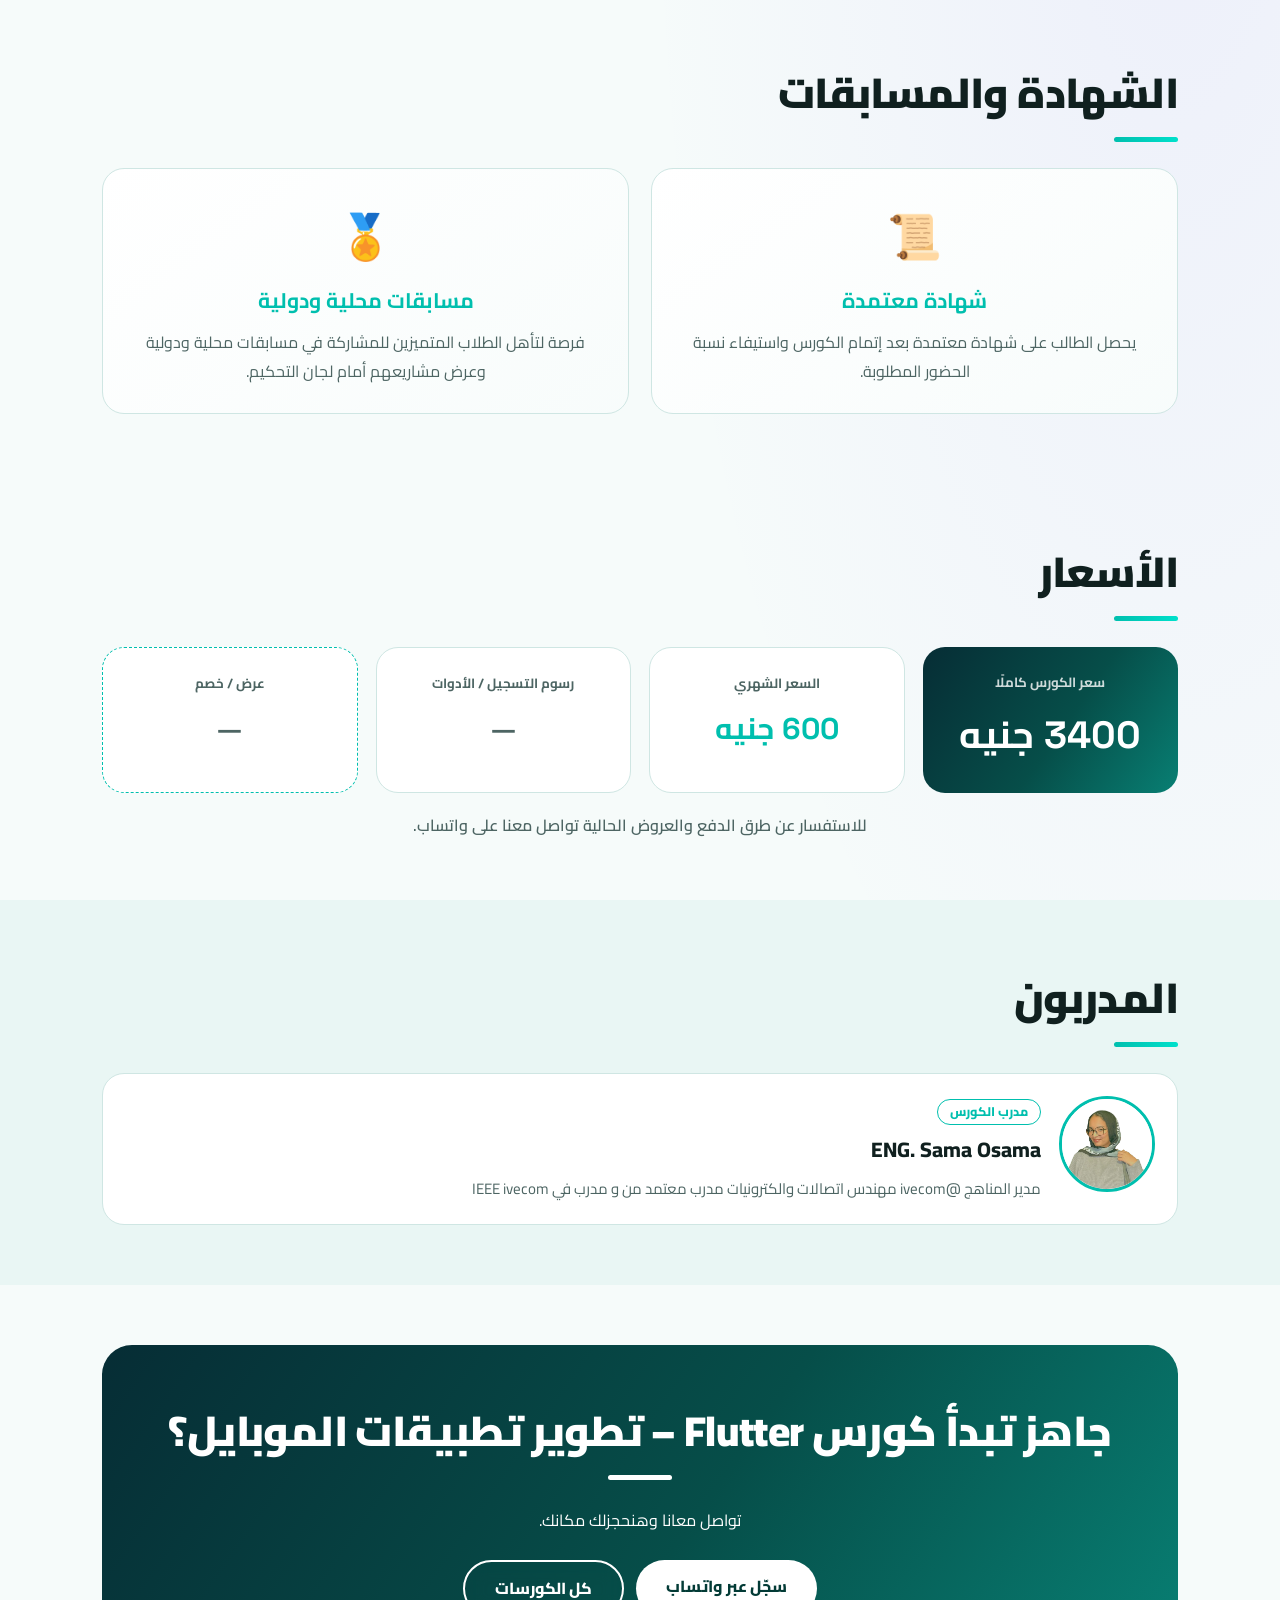
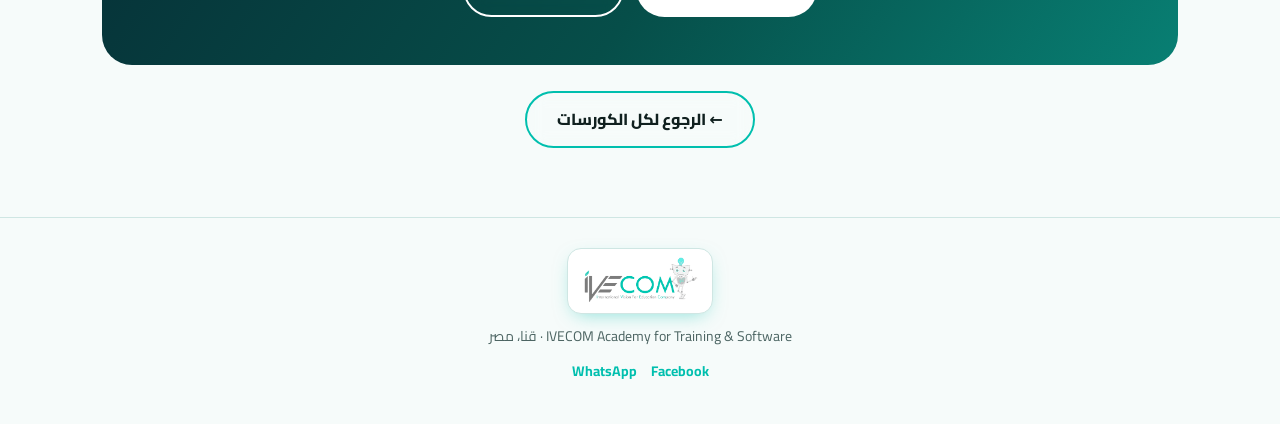
<file: courses/flutter/index.html>
<!DOCTYPE html>
<html lang="ar" dir="rtl">
<head>
<meta charset="utf-8">
<meta name="viewport" content="width=device-width, initial-scale=1, viewport-fit=cover">
<title>Flutter – تطوير تطبيقات الموبايل | IVECOM Academy</title>
<link rel="stylesheet" href="https://fonts.googleapis.com/css2?family=Cairo:wght@400;600;800;900&family=Space+Grotesk:wght@500;700&display=swap">
<link rel="stylesheet" href="../../style.css">
<link rel="stylesheet" href="course.css">
<link rel="stylesheet" href="../hero-fx.css">
</head>
<body>
<div id="pg"></div>
<nav><div class="wrap"><a href="../../index.html"><img src="../../images/ivecom academy.png" alt="IVECOM"></a>
<ul><li><a href="../../index.html#about">عن الأكاديمية</a></li><li><a href="../../index.html#programs">البرامج</a></li><li class="nav-courses"><a href="../../courses/index.html">الكورسات</a></li><li><a href="../../index.html#wins">الإنجازات</a></li><li><a href="../../index.html#gallery">الصور</a></li><li><a href="../../index.html#press">الإعلام</a></li><li><a href="../../index.html#contact">تواصل معنا</a></li></ul>
<a class="btn p" href="../../index.html#register" style="padding:6px 18px">سجّل الآن</a></div></nav>
<header class="chero" id="top"><div class="blob b1"></div><div class="grid"></div>
<div class="wrap">
<div class="course-img poster rise" id="course-img"><a href="images/poster.webp" target="_blank" rel="noopener" aria-label="عرض بوستر الكورس بالحجم الكامل"><img src="images/poster.webp" alt="بوستر كورس Flutter" loading="eager"></a></div>
<div class="rise">
<div class="crumbs"><a href="../index.html">الكورسات</a> / Flutter</div>
<span class="ctag">IVECOM Academy</span>
<h1>Flutter – تطوير تطبيقات الموبايل</h1>
<p class="lead">برنامج تطوير تطبيقات الموبايل باستخدام Flutter: من لغة Dart حتى نشر تطبيق احترافي متكامل.</p>
<!-- ===== السعر بيظهر هنا تلقائيًا من قسم "الأسعار" (id=price-total) — أو اكتبه مباشرة داخل الـ span ===== -->
<a class="price-box" href="#pricing" aria-label="تفاصيل الأسعار"><small>السعر</small><span class="price" id="price"></span></a>
<div class="btns"><a class="btn p" href="https://wa.me/201004185696?text=%D8%B9%D8%A7%D9%8A%D8%B2%20%D8%A3%D8%B3%D8%AC%D9%84%20%D9%81%D9%8A%20%D9%83%D9%88%D8%B1%D8%B3%20Flutter%20%D9%81%D9%8A%20IVECOM" target="_blank" rel="noopener">سجّل في الكورس</a><a class="btn g" href="#plan">خطة الكورس</a></div>
</div></div></header>
<div class="facts-strip"><div class="wrap"><div class="fs rise">
<div><i>🎓</i><small>الفئة العمرية</small><b>13 سنة فأكثر</b></div>
<div><i>🗓️</i><small>مدة الكورس</small><b>6 شهور</b></div>
<div><i>📋</i><small>عدد المحاضرات</small><b>24 محاضرة</b></div>
<div><i>⏳</i><small>محاضرة أسبوعيًا</small><b>ساعتان</b></div>
<div><i>🏆</i><small>إجمالي الساعات</small><b>48 ساعة</b></div>
</div></div></div>
<section class="csec" id="plan"><div class="wrap"><h2>محتوى الكورس شهر بشهر</h2>
<div class="months">
<div class="month rise"><span class="mbadge">الشهر الأول</span><h3>أساسيات Flutter</h3><ul><li>لغة Dart و Widgets</li><li>تصميم واجهات بسيطة</li></ul><div class="proj"><small>المشروع</small>Dart Console App</div></div>
<div class="month rise"><span class="mbadge">الشهر الثاني</span><h3>تصميم واجهات التطبيقات</h3><ul><li>Widgets وواجهات تفاعلية</li><li>تصميم تطبيق شخصي</li></ul><div class="proj"><small>المشروع</small>Personal Portfolio App</div></div>
<div class="month rise"><span class="mbadge">الشهر الثالث</span><h3>تطبيقات متعددة الشاشات</h3><ul><li>Navigation و Layouts</li><li>نماذج إدخال البيانات</li></ul><div class="proj"><small>المشروع</small>Smart Shopping App</div></div>
<div class="month rise"><span class="mbadge">الشهر الرابع</span><h3>التعامل مع البيانات</h3><ul><li>قواعد البيانات و APIs</li><li>عرض البيانات من الإنترنت</li></ul><div class="proj"><small>المشروع</small>Weather &amp; News App</div></div>
<div class="month rise"><span class="mbadge">الشهر الخامس</span><h3>Firebase وتطبيقات متقدمة</h3><ul><li>تسجيل المستخدمين</li><li>الإشعارات</li></ul><div class="proj"><small>المشروع</small>Social Media App</div></div>
<div class="month rise"><span class="mbadge">الشهر السادس</span><h3>مشروع التخرج</h3><ul><li>تحسين الأداء</li><li>تطبيق متكامل</li></ul><div class="proj"><small>المشروع</small>Graduation Project</div></div>
</div></div></section>
<section class="csec alt" id="outcomes"><div class="wrap"><div class="tri">
<div class="box rise"><h3>⭐ المهارات التي سيكتسبها الطالب</h3><div class="skills"><div><i>🎯</i>Dart برمجة</div><div><i>🦋</i>Flutter تطوير</div><div><i>🗄️</i>إدارة البيانات</div><div><i>🎨</i>تصميم واجهات</div></div></div>
<div class="box rise"><h3>🏆 مخرجات الكورس</h3><ul><li>تطوير تطبيقات احترافية</li><li>استخدام Firebase</li><li>نشر التطبيقات</li></ul><div class="pcount"><b>6</b>مشروعات عملية تشمل مشروع التخرج</div></div>
<div class="box prereq rise" id="requirements"><h3>المتطلب الأساسي للالتحاق</h3><p>اجتياز كورس MIT App Inventor</p></div>
</div></div></section>
<section class="csec" id="why"><div class="wrap"><h2>لماذا تختار هذا الكورس؟</h2>
<div class="why rise"><div><i>⭐</i>مشروع عملي في كل شهر</div><div><i>⭐</i>مشروع تخرج احترافي</div><div><i>⭐</i>تطبيقات حقيقية بـ Firebase و APIs</div><div><i>💻</i>تعلم برمجة Dart و Flutter</div><div><i>📜</i>شهادة معتمدة</div><div><i>⭐</i>فرصة للتأهل لمسابقات محلية ودولية</div></div>
</div></section>
<section class="csec alt" id="details"><div class="wrap"><h2>تفاصيل الكورس</h2>
<div class="details">
<div class="box rise"><div class="dl">
<div><i>🗓️</i><small>المدة</small>6 شهور</div>
<div><i>📋</i><small>المحاضرات</small>24 محاضرة</div>
<div><i>⏳</i><small>المحاضرة</small>ساعتان أسبوعيًا</div>
<div><i>🏆</i><small>الساعات</small>48 ساعة</div>
<div><i>🎓</i><small>السن</small>13 سنة فأكثر</div>
<div><i>📜</i><small>الشهادة</small>شهادة معتمدة</div>
<div><i>🏅</i><small>المسابقات</small>فرصة للتأهل محليًا ودوليًا</div></div></div>
<div class="note rise"><h3>⚠️ مهم جدًا</h3><p>الانتظام والحضور أساسي لأن جميع الجلسات مترابطة وتكمل بعضها.</p></div>
</div></div></section>
<section class="csec" id="certificate"><div class="wrap"><h2>الشهادة والمسابقات</h2>
<div class="cert rise">
<div class="cbox"><i>📜</i><h3>شهادة معتمدة</h3><p>يحصل الطالب على شهادة معتمدة بعد إتمام الكورس واستيفاء نسبة الحضور المطلوبة.</p></div>
<div class="cbox"><i>🏅</i><h3>مسابقات محلية ودولية</h3><p>فرصة لتأهل الطلاب المتميزين للمشاركة في مسابقات محلية ودولية وعرض مشاريعهم أمام لجان التحكيم.</p></div>
</div>
</div></section>

<section class="csec" id="pricing"><div class="wrap"><h2>الأسعار</h2>
<!-- ===== خانة الأسعار =====
     عدّل القيم داخل كل <span class="pv"> (اتركها فارغة لتظهر "—").
     السعر الكلي في الأعلى (id="price") بيتنسخ تلقائيًا من هنا. ===== -->
<div class="pricing rise">
<div class="pcell main"><small>سعر الكورس كاملًا</small><span class="pv" id="price-total">3400 جنيه</span></div>
<div class="pcell"><small>السعر الشهري</small><span class="pv" id="price-month">600 جنيه</span></div>
<div class="pcell"><small>رسوم التسجيل / الأدوات</small><span class="pv" id="price-fees"></span></div>
<div class="pcell offer"><small>عرض / خصم</small><span class="pv" id="price-offer"></span></div>
</div>
<p class="pnote rise">للاستفسار عن طرق الدفع والعروض الحالية تواصل معنا على واتساب.</p>
</div></section>

<section class="csec alt" id="trainers"><div class="wrap"><h2>المدربون</h2>
<div class="trainers">
<!-- ===== بطاقة مدرب =====
     • الصورة: ضع الملف في فولدر images ثم اكتب: <img src="images/trainer1.webp" alt="اسم المدرب">
     • الاسم والوصف: اكتبهم داخل t-name و t-desc
     • مدرب جديد: انسخ كتلة <div class="trainer rise"> بالكامل والصقها تحتها ===== -->
<div class="trainer rise">
<div class="t-img"><img src="images/instructor.png" alt="ENG. Sama Osama" loading="lazy"></div>
<div><span class="t-role">مدرب الكورس</span><h3 class="t-name">ENG. Sama Osama</h3><p class="t-desc">مدير المناهج @ivecom مهندس اتصالات والكترونيات مدرب معتمد من و مدرب في IEEE ivecom</p></div>
</div>
</div></div></section>

<section class="csec"><div class="wrap"><div class="enroll rise"><h2>جاهز تبدأ كورس Flutter – تطوير تطبيقات الموبايل؟</h2><p>تواصل معانا وهنحجزلك مكانك.</p>
<div class="btns" style="justify-content:center"><a class="btn p" href="https://wa.me/201004185696?text=%D8%B9%D8%A7%D9%8A%D8%B2%20%D8%A3%D8%B3%D8%AC%D9%84%20%D9%81%D9%8A%20%D9%83%D9%88%D8%B1%D8%B3%20Flutter%20%D9%81%D9%8A%20IVECOM" target="_blank" rel="noopener">سجّل عبر واتساب</a><a class="btn g" style="color:#fff;border-color:#fff" href="../index.html">كل الكورسات</a></div></div>
<div class="back"><a class="btn g" href="../index.html">← الرجوع لكل الكورسات</a></div></div></section>

<footer><div class="wrap"><img src="../../images/ivecom academy.png" alt="IVECOM"><div>IVECOM Academy for Training &amp; Software · قنا، مصر</div><div class="soc"><a href="https://www.facebook.com/Ivecom.Qena" target="_blank" rel="noopener">Facebook</a><a href="https://wa.me/201004185696" target="_blank" rel="noopener">WhatsApp</a></div></div></footer>
<a class="wa" href="https://wa.me/201004185696?text=%D8%A7%D9%84%D8%B3%D9%84%D8%A7%D9%85%20%D8%B9%D9%84%D9%8A%D9%83%D9%85%D8%8C%20%D8%B9%D8%A7%D9%8A%D8%B2%20%D8%A3%D8%B3%D8%AA%D9%81%D8%B3%D8%B1%20%D8%B9%D9%86%20%D9%83%D9%88%D8%B1%D8%B3%20Flutter%20%D9%81%D9%8A%20IVECOM" target="_blank" rel="noopener" aria-label="تواصل معنا عبر واتساب">
<span class="wa-ic"><svg viewBox="0 0 32 32" width="26" height="26" aria-hidden="true" focusable="false"><path fill="currentColor" d="M16.04 3C9.4 3 4 8.38 4 15.02c0 2.12.55 4.19 1.6 6.01L4 29l8.14-1.57a12.02 12.02 0 0 0 3.9.65h.01C22.68 28.08 28 22.7 28 16.06 28 12.85 26.75 9.83 24.48 7.56A11.94 11.94 0 0 0 16.04 3Zm0 22.03h-.01a9.97 9.97 0 0 1-5.08-1.39l-.36-.22-4.83.93.96-4.7-.24-.38a9.93 9.93 0 0 1-1.52-5.25c0-5.5 4.5-9.97 10.05-9.97 2.68 0 5.2 1.04 7.09 2.93a9.9 9.9 0 0 1 2.94 7.05c0 5.5-4.52 9.99-10.6 9.99Zm5.5-7.47c-.3-.15-1.78-.88-2.06-.98-.27-.1-.47-.15-.67.15-.2.3-.77.98-.94 1.18-.17.2-.35.22-.65.07-.3-.15-1.27-.47-2.42-1.5-.9-.8-1.5-1.78-1.67-2.08-.17-.3-.02-.46.13-.61.14-.13.3-.35.45-.52.15-.18.2-.3.3-.5.1-.2.05-.37-.02-.52-.08-.15-.67-1.62-.92-2.22-.24-.58-.49-.5-.67-.51h-.57c-.2 0-.52.07-.8.37-.27.3-1.04 1.02-1.04 2.5s1.07 2.9 1.22 3.1c.15.2 2.1 3.2 5.08 4.49.71.3 1.26.49 1.7.63.71.23 1.36.2 1.87.12.57-.08 1.78-.73 2.03-1.43.25-.7.25-1.3.17-1.43-.07-.13-.27-.2-.57-.35Z"/></svg></span>
<span class="wa-tx"><small>هل لديك استفسار؟</small><b>تواصل عبر واتساب</b></span>
</a>
<script src="course.js" defer></script>
<script src="../hero-fx.js" defer></script>
</body>
</html>
</file>
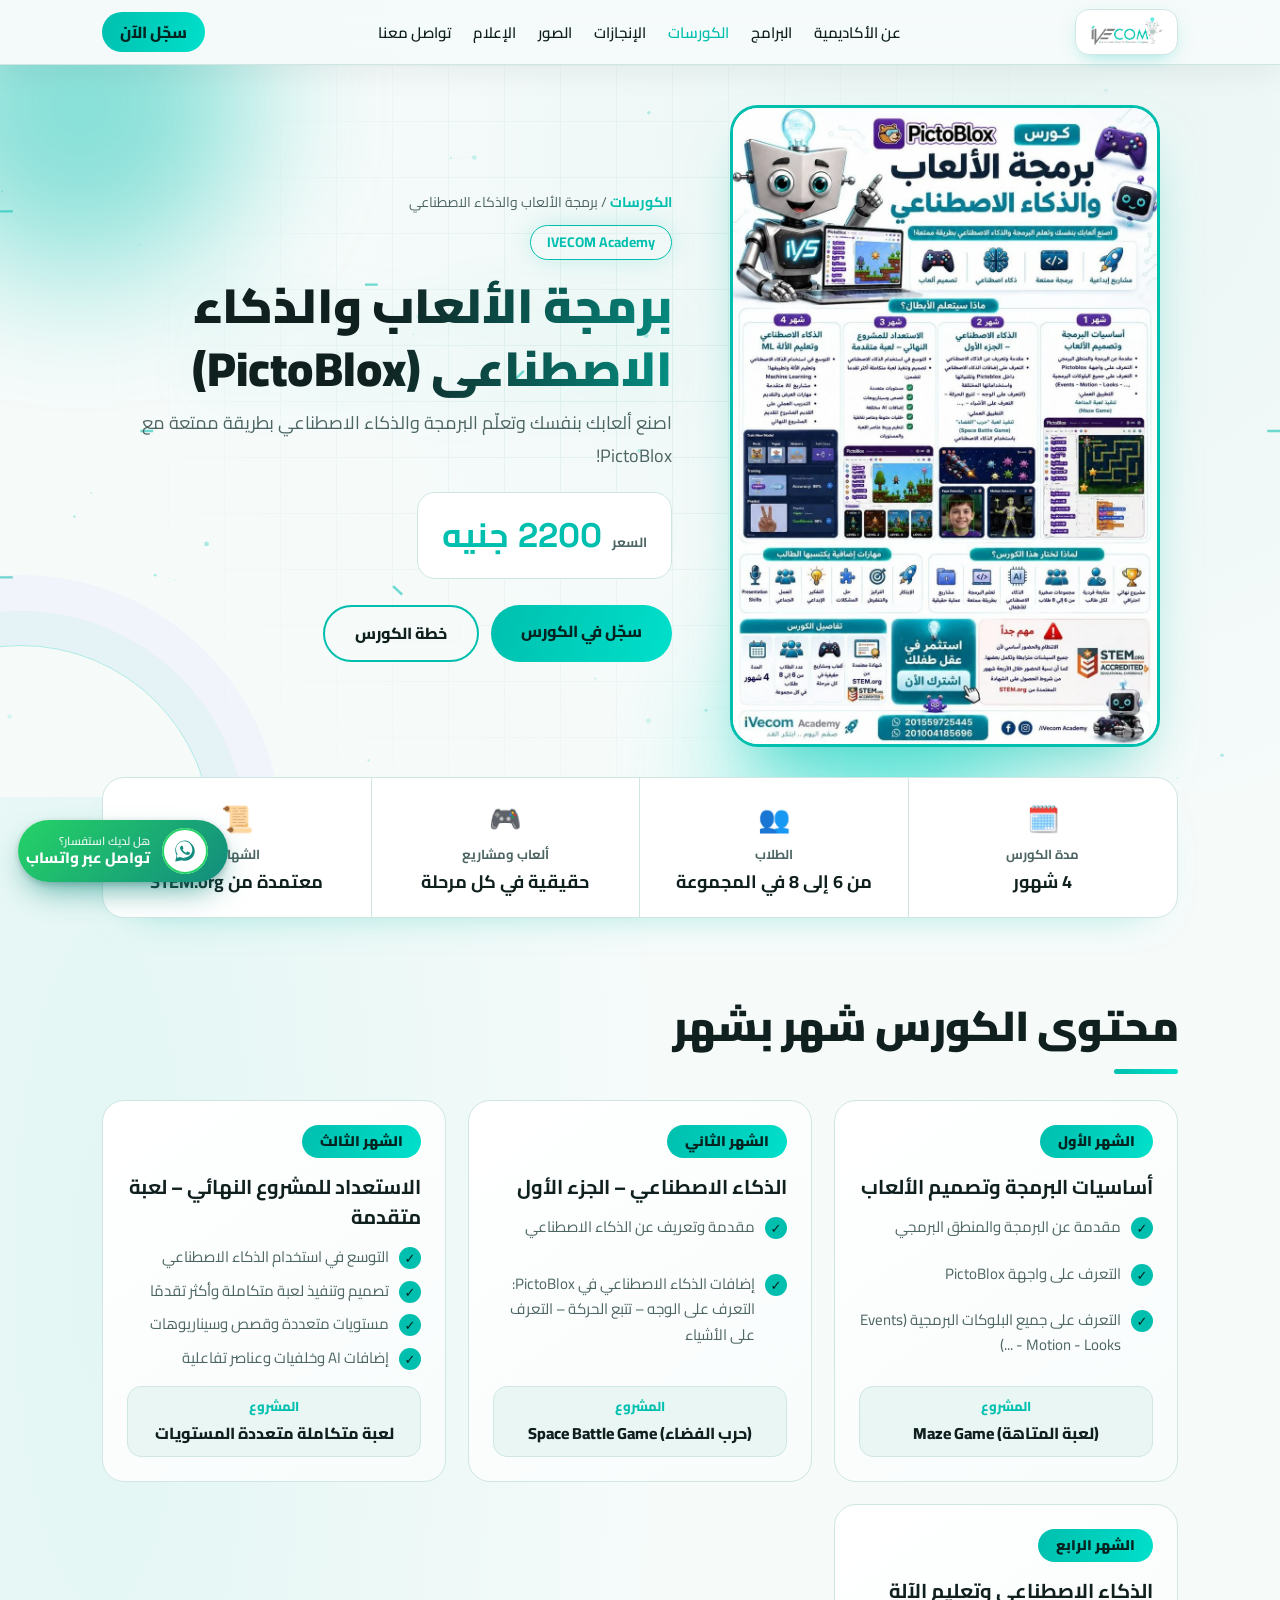
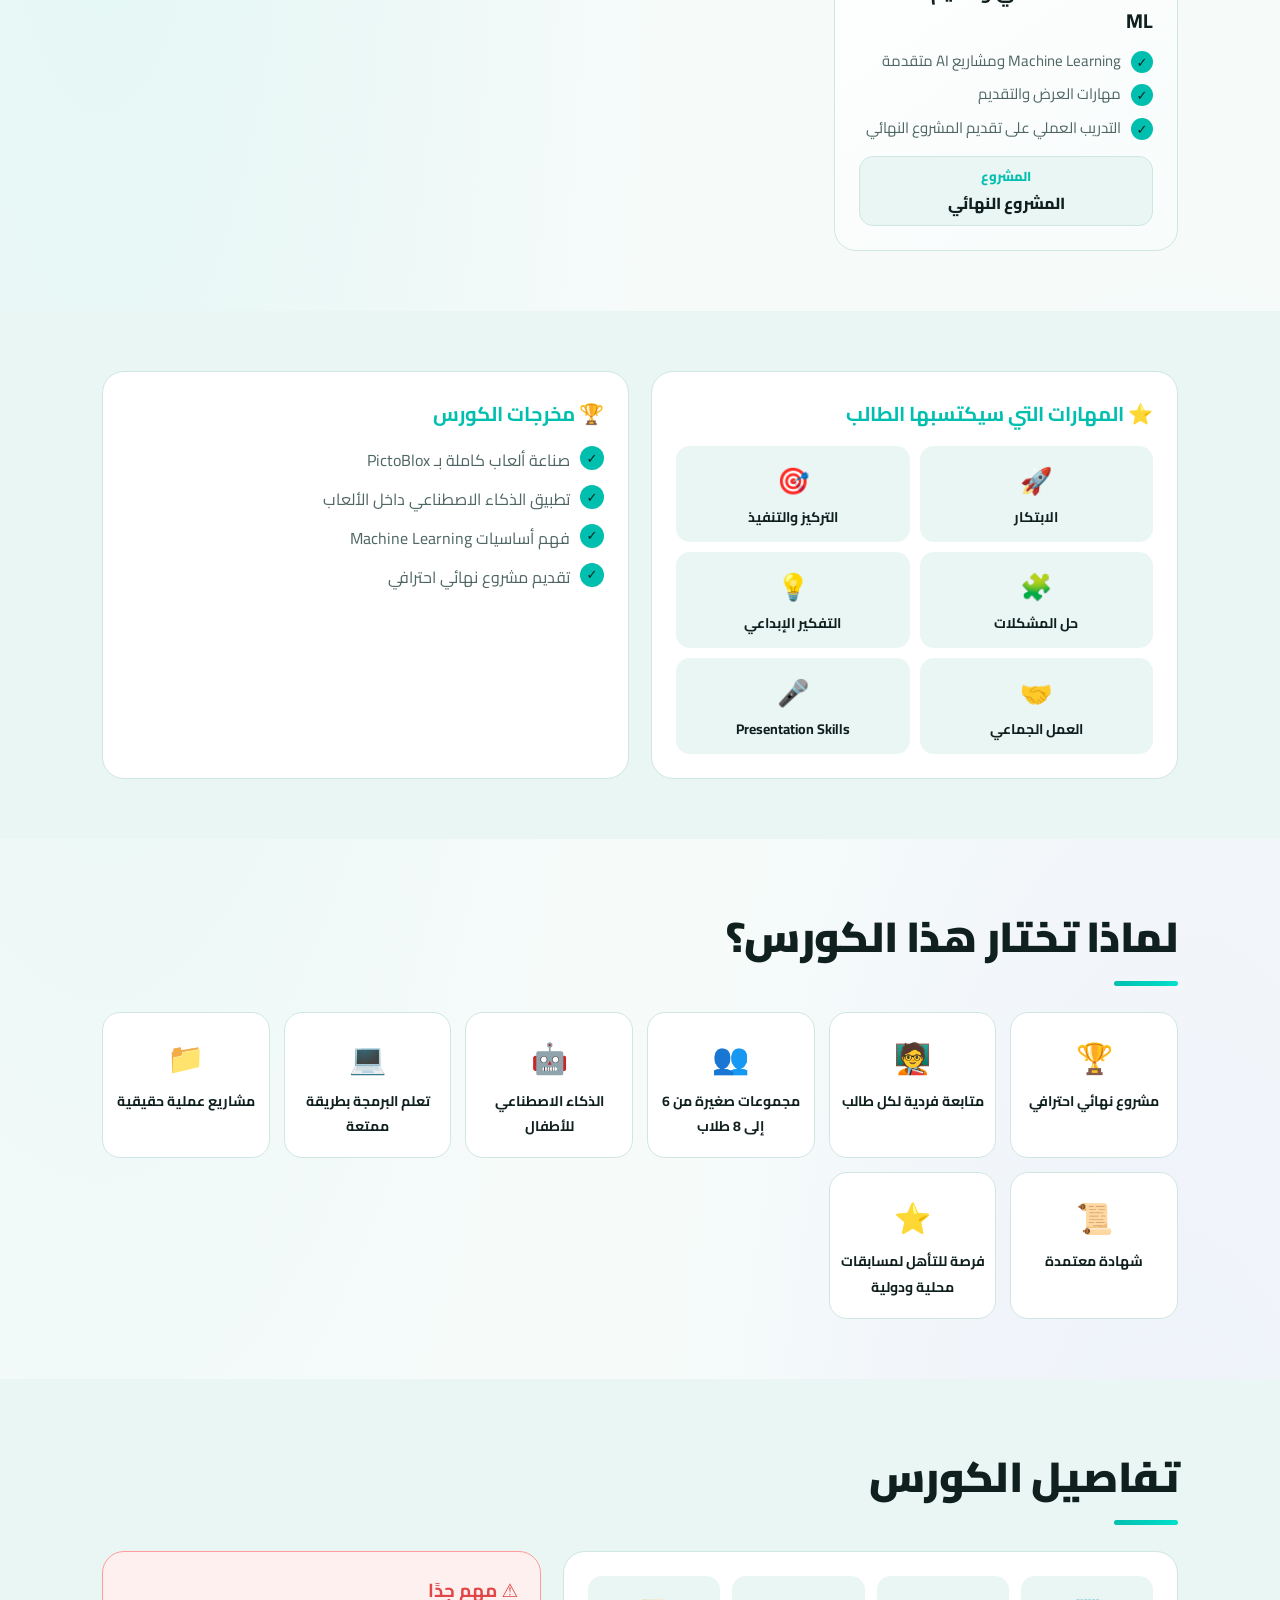
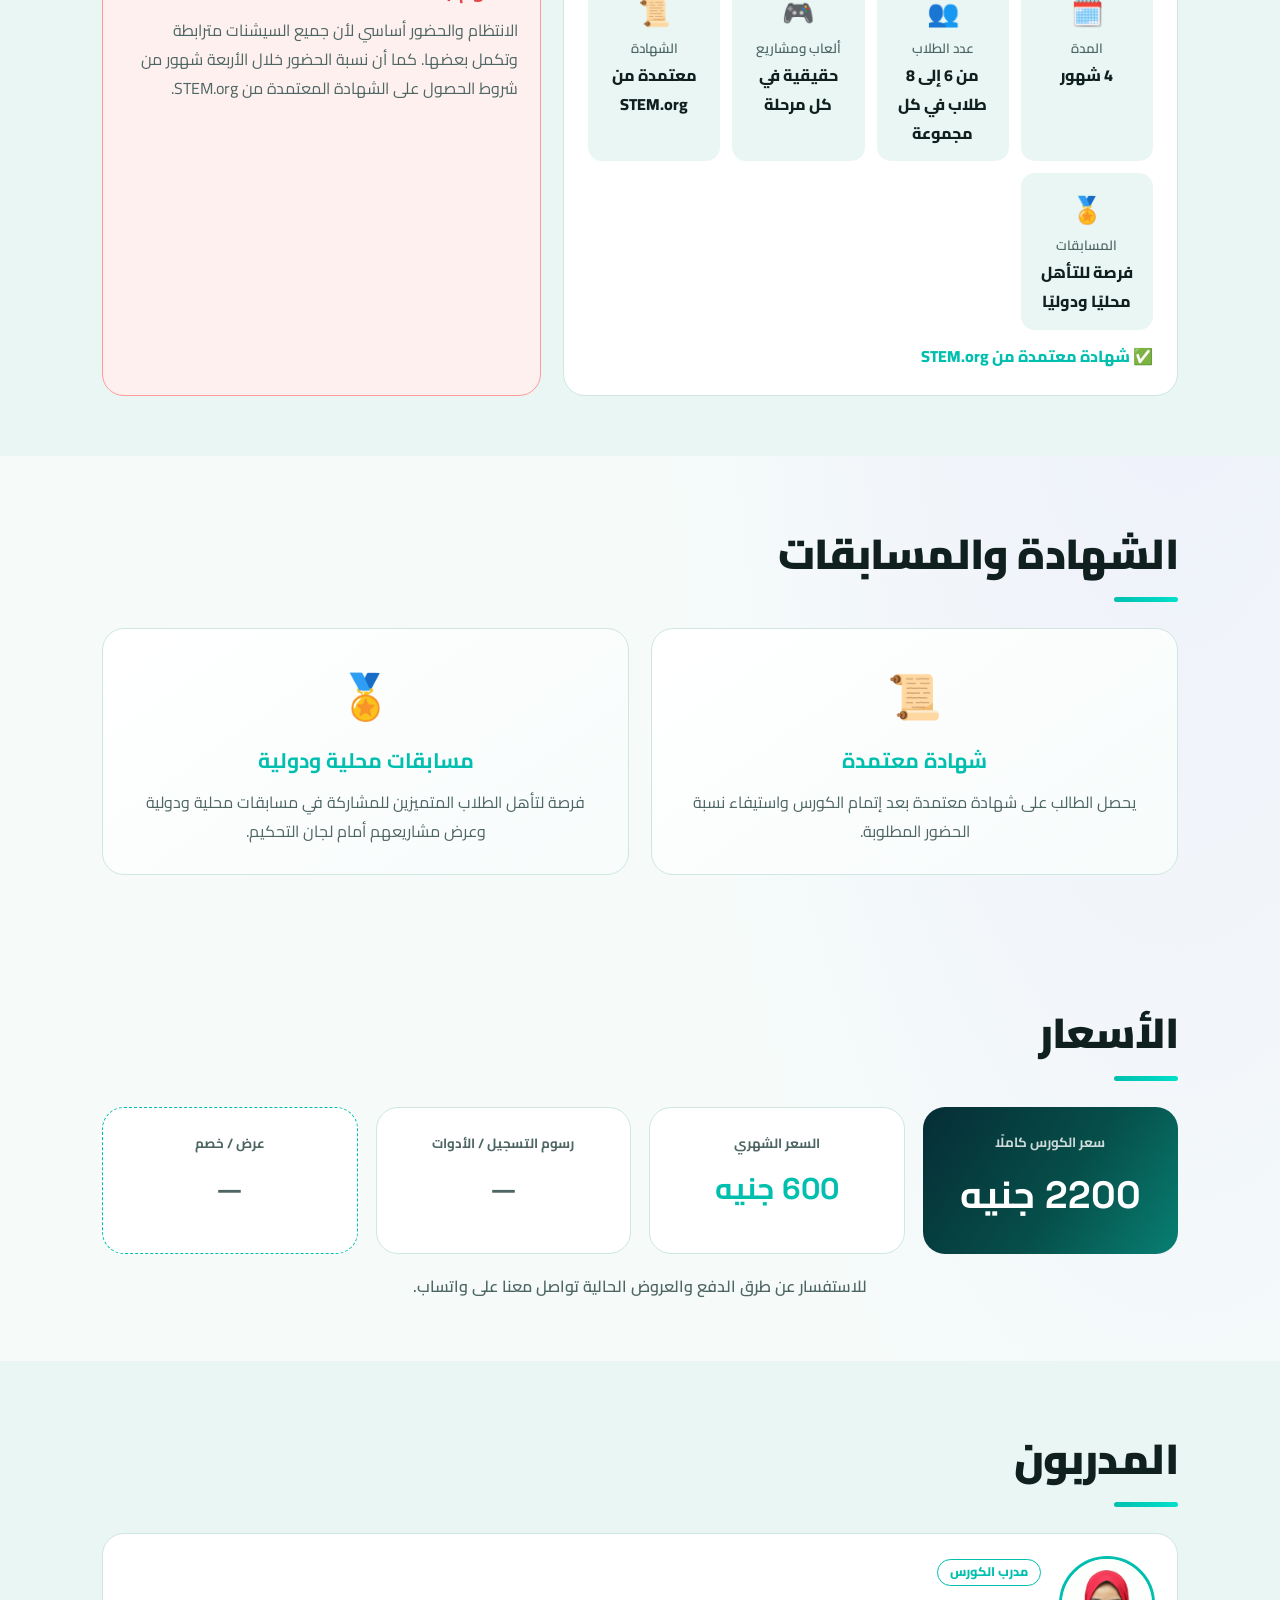
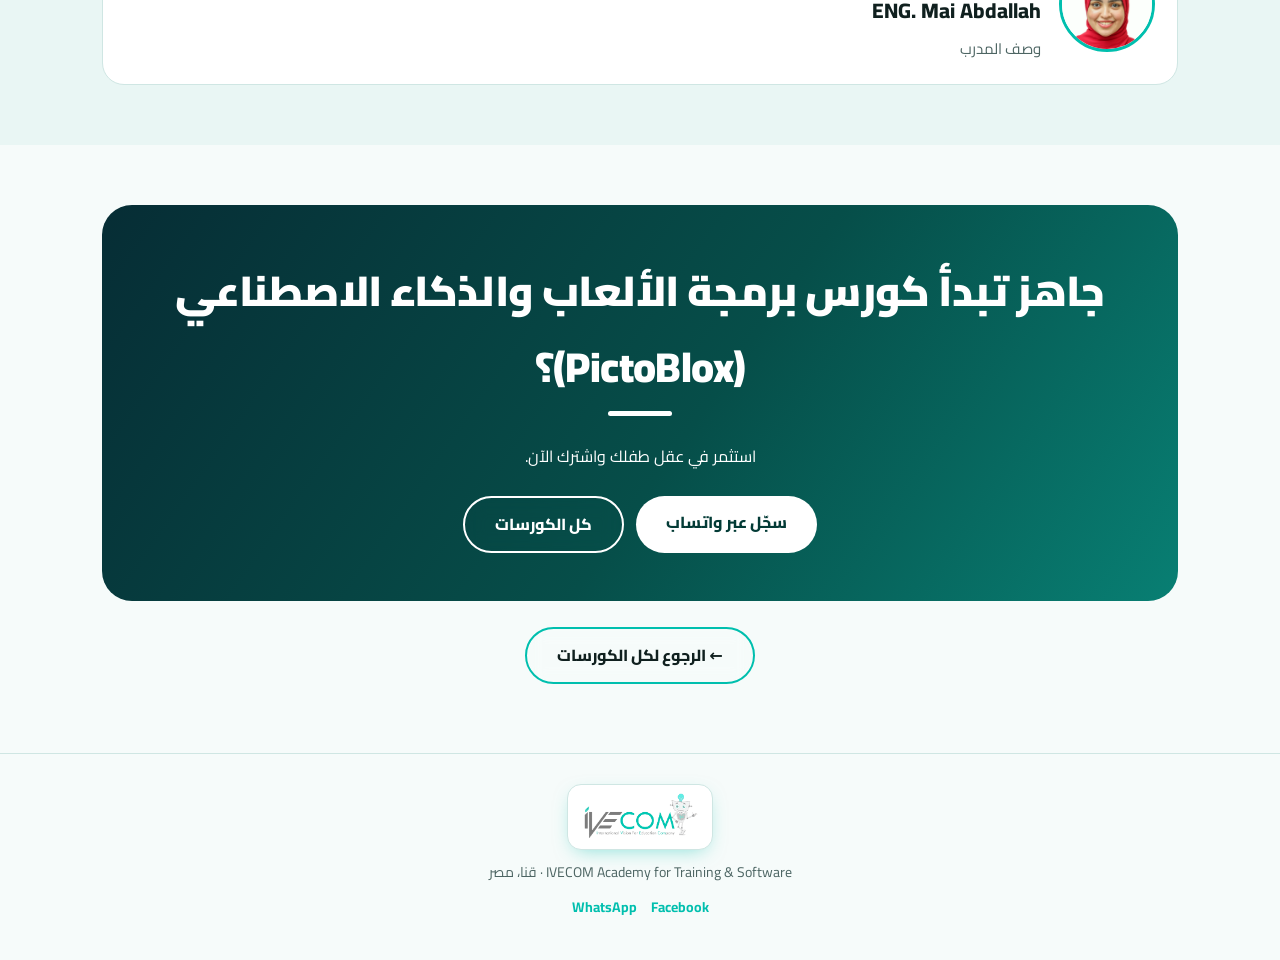
<file: courses/games-pictoblox/index.html>
<!DOCTYPE html>
<html lang="ar" dir="rtl">
<head>
<meta charset="utf-8">
<meta name="viewport" content="width=device-width, initial-scale=1, viewport-fit=cover">
<title>برمجة الألعاب والذكاء الاصطناعي (PictoBlox) | IVECOM Academy</title>
<link rel="stylesheet" href="https://fonts.googleapis.com/css2?family=Cairo:wght@400;600;800;900&family=Space+Grotesk:wght@500;700&display=swap">
<link rel="stylesheet" href="../../style.css">
<link rel="stylesheet" href="course.css">
<link rel="stylesheet" href="../hero-fx.css">
</head>
<body>
<div id="pg"></div>
<nav><div class="wrap"><a href="../../index.html"><img src="../../images/ivecom academy.png" alt="IVECOM"></a>
<ul><li><a href="../../index.html#about">عن الأكاديمية</a></li><li><a href="../../index.html#programs">البرامج</a></li><li class="nav-courses"><a href="../../courses/index.html">الكورسات</a></li><li><a href="../../index.html#wins">الإنجازات</a></li><li><a href="../../index.html#gallery">الصور</a></li><li><a href="../../index.html#press">الإعلام</a></li><li><a href="../../index.html#contact">تواصل معنا</a></li></ul>
<a class="btn p" href="../../index.html#register" style="padding:6px 18px">سجّل الآن</a></div></nav>
<header class="chero" id="top"><div class="blob b1"></div><div class="grid"></div>
<div class="wrap">
<div class="course-img poster rise" id="course-img"><a href="images/poster.webp" target="_blank" rel="noopener" aria-label="عرض بوستر الكورس بالحجم الكامل"><img src="images/poster.webp" alt="بوستر كورس برمجة الألعاب والذكاء الاصطناعي PictoBlox" loading="eager"></a></div>
<div class="rise">
<div class="crumbs"><a href="../index.html">الكورسات</a> / برمجة الألعاب والذكاء الاصطناعي</div>
<span class="ctag">IVECOM Academy</span>
<h1>برمجة الألعاب والذكاء الاصطناعي (PictoBlox)</h1>
<p class="lead">اصنع ألعابك بنفسك وتعلّم البرمجة والذكاء الاصطناعي بطريقة ممتعة مع PictoBlox!</p>
<!-- ===== السعر بيظهر هنا تلقائيًا من قسم "الأسعار" (id=price-total) — أو اكتبه مباشرة داخل الـ span ===== -->
<a class="price-box" href="#pricing" aria-label="تفاصيل الأسعار"><small>السعر</small><span class="price" id="price"></span></a>
<div class="btns"><a class="btn p" href="https://wa.me/201004185696?text=%D8%B9%D8%A7%D9%8A%D8%B2%20%D8%A3%D8%B3%D8%AC%D9%84%20%D9%81%D9%8A%20%D9%83%D9%88%D8%B1%D8%B3%20%D8%A8%D8%B1%D9%85%D8%AC%D8%A9%20%D8%A7%D9%84%D8%A3%D9%84%D8%B9%D8%A7%D8%A8%20%D9%88%D8%A7%D9%84%D8%B0%D9%83%D8%A7%D8%A1%20%D8%A7%D9%84%D8%A7%D8%B5%D8%B7%D9%86%D8%A7%D8%B9%D9%8A%20PictoBlox%20%D9%81%D9%8A%20IVECOM" target="_blank" rel="noopener">سجّل في الكورس</a><a class="btn g" href="#plan">خطة الكورس</a></div>
</div></div></header>
<div class="facts-strip"><div class="wrap"><div class="fs rise">
<div><i>🗓️</i><small>مدة الكورس</small><b>4 شهور</b></div>
<div><i>👥</i><small>الطلاب</small><b>من 6 إلى 8 في المجموعة</b></div>
<div><i>🎮</i><small>ألعاب ومشاريع</small><b>حقيقية في كل مرحلة</b></div>
<div><i>📜</i><small>الشهادة</small><b>معتمدة من STEM.org</b></div>
</div></div></div>
<section class="csec" id="plan"><div class="wrap"><h2>محتوى الكورس شهر بشهر</h2>
<div class="months">
<div class="month rise"><span class="mbadge">الشهر الأول</span><h3>أساسيات البرمجة وتصميم الألعاب</h3><ul><li>مقدمة عن البرمجة والمنطق البرمجي</li><li>التعرف على واجهة PictoBlox</li><li>التعرف على جميع البلوكات البرمجية (Events - Motion - Looks ...)</li></ul><div class="proj"><small>المشروع</small>Maze Game (لعبة المتاهة)</div></div>
<div class="month rise"><span class="mbadge">الشهر الثاني</span><h3>الذكاء الاصطناعي – الجزء الأول</h3><ul><li>مقدمة وتعريف عن الذكاء الاصطناعي</li><li>إضافات الذكاء الاصطناعي في PictoBlox: التعرف على الوجه – تتبع الحركة – التعرف على الأشياء</li></ul><div class="proj"><small>المشروع</small>Space Battle Game (حرب الفضاء)</div></div>
<div class="month rise"><span class="mbadge">الشهر الثالث</span><h3>الاستعداد للمشروع النهائي – لعبة متقدمة</h3><ul><li>التوسع في استخدام الذكاء الاصطناعي</li><li>تصميم وتنفيذ لعبة متكاملة وأكثر تقدمًا</li><li>مستويات متعددة وقصص وسيناريوهات</li><li>إضافات AI وخلفيات وعناصر تفاعلية</li></ul><div class="proj"><small>المشروع</small>لعبة متكاملة متعددة المستويات</div></div>
<div class="month rise"><span class="mbadge">الشهر الرابع</span><h3>الذكاء الاصطناعي وتعليم الآلة ML</h3><ul><li>Machine Learning ومشاريع AI متقدمة</li><li>مهارات العرض والتقديم</li><li>التدريب العملي على تقديم المشروع النهائي</li></ul><div class="proj"><small>المشروع</small>المشروع النهائي</div></div>
</div></div></section>
<section class="csec alt" id="outcomes"><div class="wrap"><div class="tri">
<div class="box rise"><h3>⭐ المهارات التي سيكتسبها الطالب</h3><div class="skills"><div><i>🚀</i>الابتكار</div><div><i>🎯</i>التركيز والتنفيذ</div><div><i>🧩</i>حل المشكلات</div><div><i>💡</i>التفكير الإبداعي</div><div><i>🤝</i>العمل الجماعي</div><div><i>🎤</i>Presentation Skills</div></div></div>
<div class="box rise"><h3>🏆 مخرجات الكورس</h3><ul><li>صناعة ألعاب كاملة بـ PictoBlox</li><li>تطبيق الذكاء الاصطناعي داخل الألعاب</li><li>فهم أساسيات Machine Learning</li><li>تقديم مشروع نهائي احترافي</li></ul></div>

</div></div></section>
<section class="csec" id="why"><div class="wrap"><h2>لماذا تختار هذا الكورس؟</h2>
<div class="why rise"><div><i>🏆</i>مشروع نهائي احترافي</div><div><i>🧑‍🏫</i>متابعة فردية لكل طالب</div><div><i>👥</i>مجموعات صغيرة من 6 إلى 8 طلاب</div><div><i>🤖</i>الذكاء الاصطناعي للأطفال</div><div><i>💻</i>تعلم البرمجة بطريقة ممتعة</div><div><i>📁</i>مشاريع عملية حقيقية</div><div><i>📜</i>شهادة معتمدة</div><div><i>⭐</i>فرصة للتأهل لمسابقات محلية ودولية</div></div>
</div></section>
<section class="csec alt" id="details"><div class="wrap"><h2>تفاصيل الكورس</h2>
<div class="details">
<div class="box rise"><div class="dl">
<div><i>🗓️</i><small>المدة</small>4 شهور</div>
<div><i>👥</i><small>عدد الطلاب</small>من 6 إلى 8 طلاب في كل مجموعة</div>
<div><i>🎮</i><small>ألعاب ومشاريع</small>حقيقية في كل مرحلة</div>
<div><i>📜</i><small>الشهادة</small>معتمدة من STEM.org</div>
<div><i>🏅</i><small>المسابقات</small>فرصة للتأهل محليًا ودوليًا</div></div>
<div class="stemb">✅ شهادة معتمدة من STEM.org</div></div>
<div class="note rise"><h3>⚠️ مهم جدًا</h3><p>الانتظام والحضور أساسي لأن جميع السيشنات مترابطة وتكمل بعضها. كما أن نسبة الحضور خلال الأربعة شهور من شروط الحصول على الشهادة المعتمدة من STEM.org.</p></div>
</div></div></section>
<section class="csec" id="certificate"><div class="wrap"><h2>الشهادة والمسابقات</h2>
<div class="cert rise">
<div class="cbox"><i>📜</i><h3>شهادة معتمدة</h3><p>يحصل الطالب على شهادة معتمدة بعد إتمام الكورس واستيفاء نسبة الحضور المطلوبة.</p></div>
<div class="cbox"><i>🏅</i><h3>مسابقات محلية ودولية</h3><p>فرصة لتأهل الطلاب المتميزين للمشاركة في مسابقات محلية ودولية وعرض مشاريعهم أمام لجان التحكيم.</p></div>
</div>
</div></section>

<section class="csec" id="pricing"><div class="wrap"><h2>الأسعار</h2>
<!-- ===== خانة الأسعار =====
     عدّل القيم داخل كل <span class="pv"> (اتركها فارغة لتظهر "—").
     السعر الكلي في الأعلى (id="price") بيتنسخ تلقائيًا من هنا. ===== -->
<div class="pricing rise">
<div class="pcell main"><small>سعر الكورس كاملًا</small><span class="pv" id="price-total">2200 جنيه</span></div>
<div class="pcell"><small>السعر الشهري</small><span class="pv" id="price-month">600 جنيه</span></div>
<div class="pcell"><small>رسوم التسجيل / الأدوات</small><span class="pv" id="price-fees"></span></div>
<div class="pcell offer"><small>عرض / خصم</small><span class="pv" id="price-offer"></span></div>
</div>
<p class="pnote rise">للاستفسار عن طرق الدفع والعروض الحالية تواصل معنا على واتساب.</p>
</div></section>

<section class="csec alt" id="trainers"><div class="wrap"><h2>المدربون</h2>
<div class="trainers">
<!-- ===== بطاقة مدرب =====
     • الصورة: ضع الملف في فولدر images ثم اكتب: <img src="images/trainer1.webp" alt="اسم المدرب">
     • الاسم والوصف: اكتبهم داخل t-name و t-desc
     • مدرب جديد: انسخ كتلة <div class="trainer rise"> بالكامل والصقها تحتها ===== -->
<div class="trainer rise">
<div class="t-img"><img src="images/instructor.webp" alt="ENG. Mai Abdallah" loading="lazy"></div>
<div><span class="t-role">مدرب الكورس</span><h3 class="t-name">ENG. Mai Abdallah</h3><p class="t-desc"><!-- وصف المدرب --></p></div>
</div>
</div></div></section>

<section class="csec"><div class="wrap"><div class="enroll rise"><h2>جاهز تبدأ كورس برمجة الألعاب والذكاء الاصطناعي (PictoBlox)؟</h2><p>استثمر في عقل طفلك واشترك الآن.</p>
<div class="btns" style="justify-content:center"><a class="btn p" href="https://wa.me/201004185696?text=%D8%B9%D8%A7%D9%8A%D8%B2%20%D8%A3%D8%B3%D8%AC%D9%84%20%D9%81%D9%8A%20%D9%83%D9%88%D8%B1%D8%B3%20%D8%A8%D8%B1%D9%85%D8%AC%D8%A9%20%D8%A7%D9%84%D8%A3%D9%84%D8%B9%D8%A7%D8%A8%20%D9%88%D8%A7%D9%84%D8%B0%D9%83%D8%A7%D8%A1%20%D8%A7%D9%84%D8%A7%D8%B5%D8%B7%D9%86%D8%A7%D8%B9%D9%8A%20PictoBlox%20%D9%81%D9%8A%20IVECOM" target="_blank" rel="noopener">سجّل عبر واتساب</a><a class="btn g" style="color:#fff;border-color:#fff" href="../index.html">كل الكورسات</a></div></div>
<div class="back"><a class="btn g" href="../index.html">← الرجوع لكل الكورسات</a></div></div></section>

<footer><div class="wrap"><img src="../../images/ivecom academy.png" alt="IVECOM"><div>IVECOM Academy for Training &amp; Software · قنا، مصر</div><div class="soc"><a href="https://www.facebook.com/Ivecom.Qena" target="_blank" rel="noopener">Facebook</a><a href="https://wa.me/201004185696" target="_blank" rel="noopener">WhatsApp</a></div></div></footer>
<a class="wa" href="https://wa.me/201004185696?text=%D8%A7%D9%84%D8%B3%D9%84%D8%A7%D9%85%20%D8%B9%D9%84%D9%8A%D9%83%D9%85%D8%8C%20%D8%B9%D8%A7%D9%8A%D8%B2%20%D8%A3%D8%B3%D8%AA%D9%81%D8%B3%D8%B1%20%D8%B9%D9%86%20%D9%83%D9%88%D8%B1%D8%B3%20%D8%A8%D8%B1%D9%85%D8%AC%D8%A9%20%D8%A7%D9%84%D8%A3%D9%84%D8%B9%D8%A7%D8%A8%20%D9%88%D8%A7%D9%84%D8%B0%D9%83%D8%A7%D8%A1%20%D8%A7%D9%84%D8%A7%D8%B5%D8%B7%D9%86%D8%A7%D8%B9%D9%8A%20PictoBlox%20%D9%81%D9%8A%20IVECOM" target="_blank" rel="noopener" aria-label="تواصل معنا عبر واتساب">
<span class="wa-ic"><svg viewBox="0 0 32 32" width="26" height="26" aria-hidden="true" focusable="false"><path fill="currentColor" d="M16.04 3C9.4 3 4 8.38 4 15.02c0 2.12.55 4.19 1.6 6.01L4 29l8.14-1.57a12.02 12.02 0 0 0 3.9.65h.01C22.68 28.08 28 22.7 28 16.06 28 12.85 26.75 9.83 24.48 7.56A11.94 11.94 0 0 0 16.04 3Zm0 22.03h-.01a9.97 9.97 0 0 1-5.08-1.39l-.36-.22-4.83.93.96-4.7-.24-.38a9.93 9.93 0 0 1-1.52-5.25c0-5.5 4.5-9.97 10.05-9.97 2.68 0 5.2 1.04 7.09 2.93a9.9 9.9 0 0 1 2.94 7.05c0 5.5-4.52 9.99-10.6 9.99Zm5.5-7.47c-.3-.15-1.78-.88-2.06-.98-.27-.1-.47-.15-.67.15-.2.3-.77.98-.94 1.18-.17.2-.35.22-.65.07-.3-.15-1.27-.47-2.42-1.5-.9-.8-1.5-1.78-1.67-2.08-.17-.3-.02-.46.13-.61.14-.13.3-.35.45-.52.15-.18.2-.3.3-.5.1-.2.05-.37-.02-.52-.08-.15-.67-1.62-.92-2.22-.24-.58-.49-.5-.67-.51h-.57c-.2 0-.52.07-.8.37-.27.3-1.04 1.02-1.04 2.5s1.07 2.9 1.22 3.1c.15.2 2.1 3.2 5.08 4.49.71.3 1.26.49 1.7.63.71.23 1.36.2 1.87.12.57-.08 1.78-.73 2.03-1.43.25-.7.25-1.3.17-1.43-.07-.13-.27-.2-.57-.35Z"/></svg></span>
<span class="wa-tx"><small>هل لديك استفسار؟</small><b>تواصل عبر واتساب</b></span>
</a>
<script src="course.js" defer></script>
<script src="../hero-fx.js" defer></script>
</body>
</html>
</file>
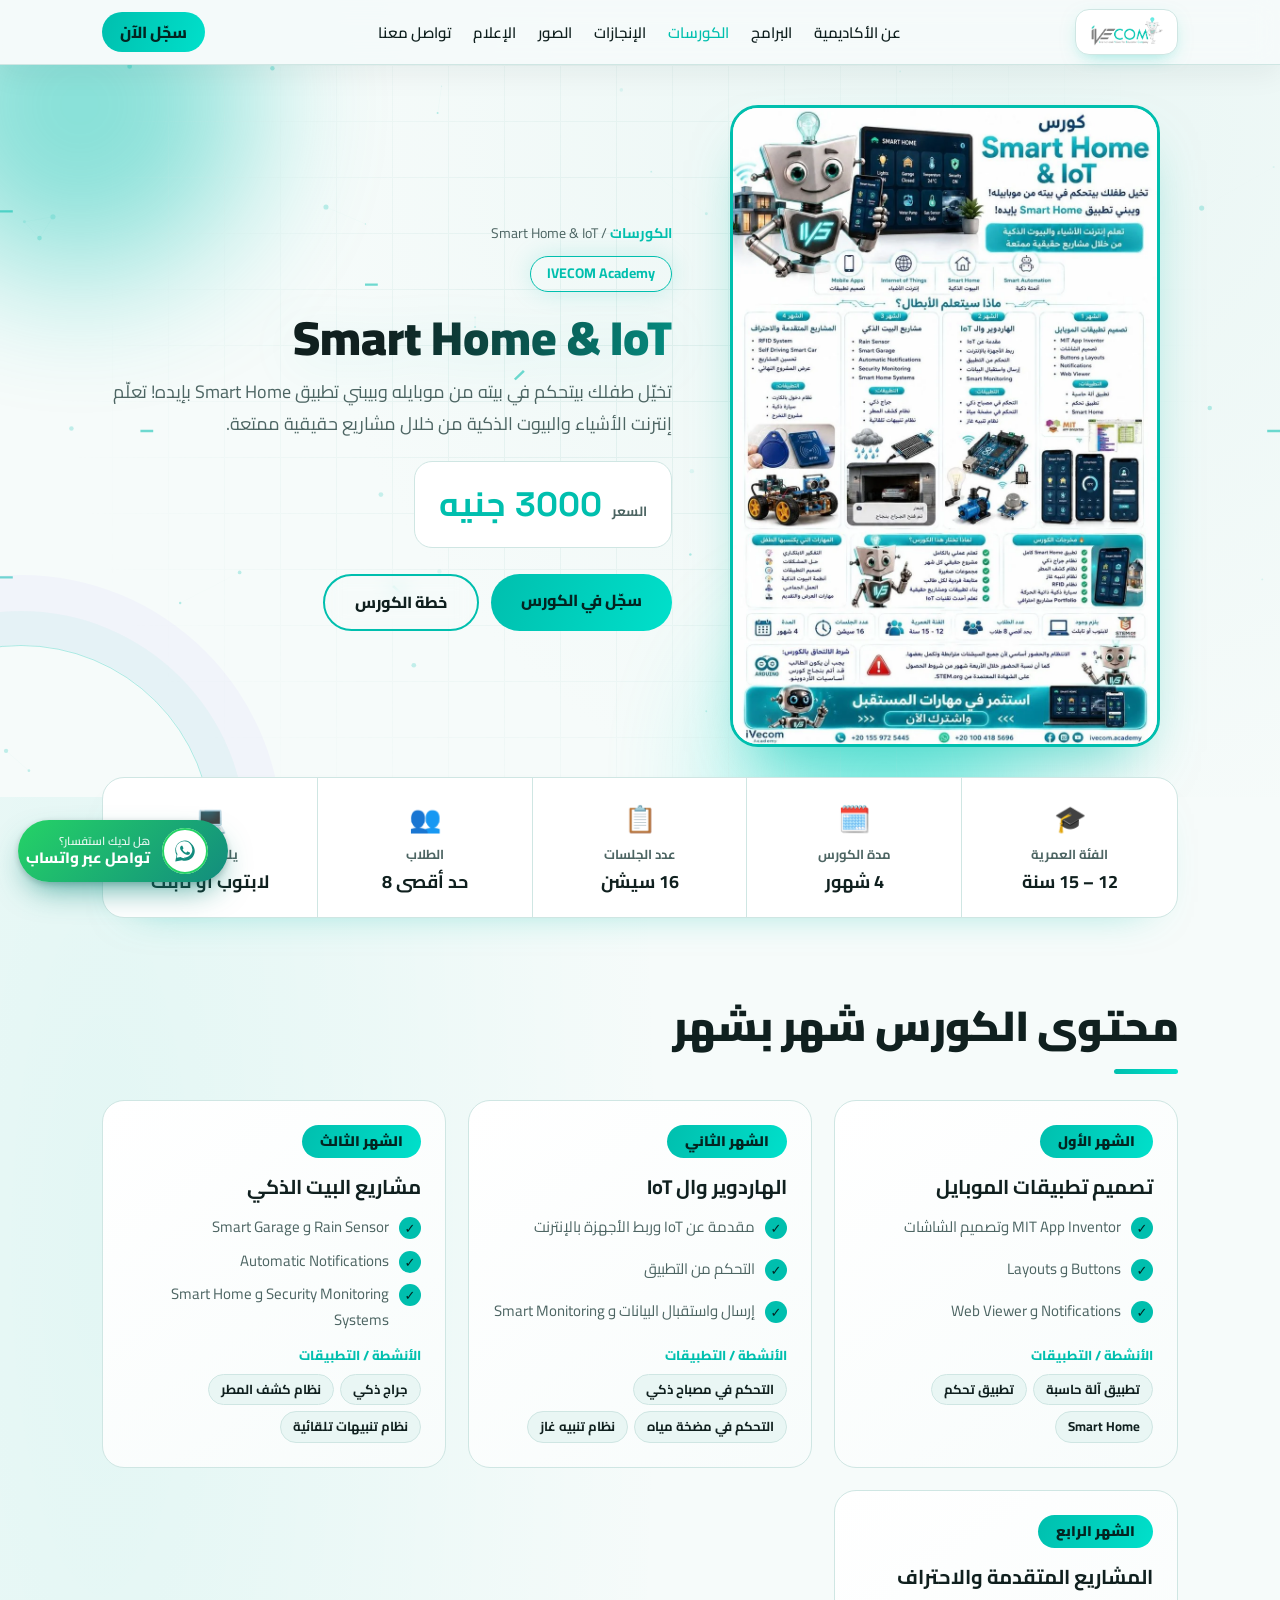
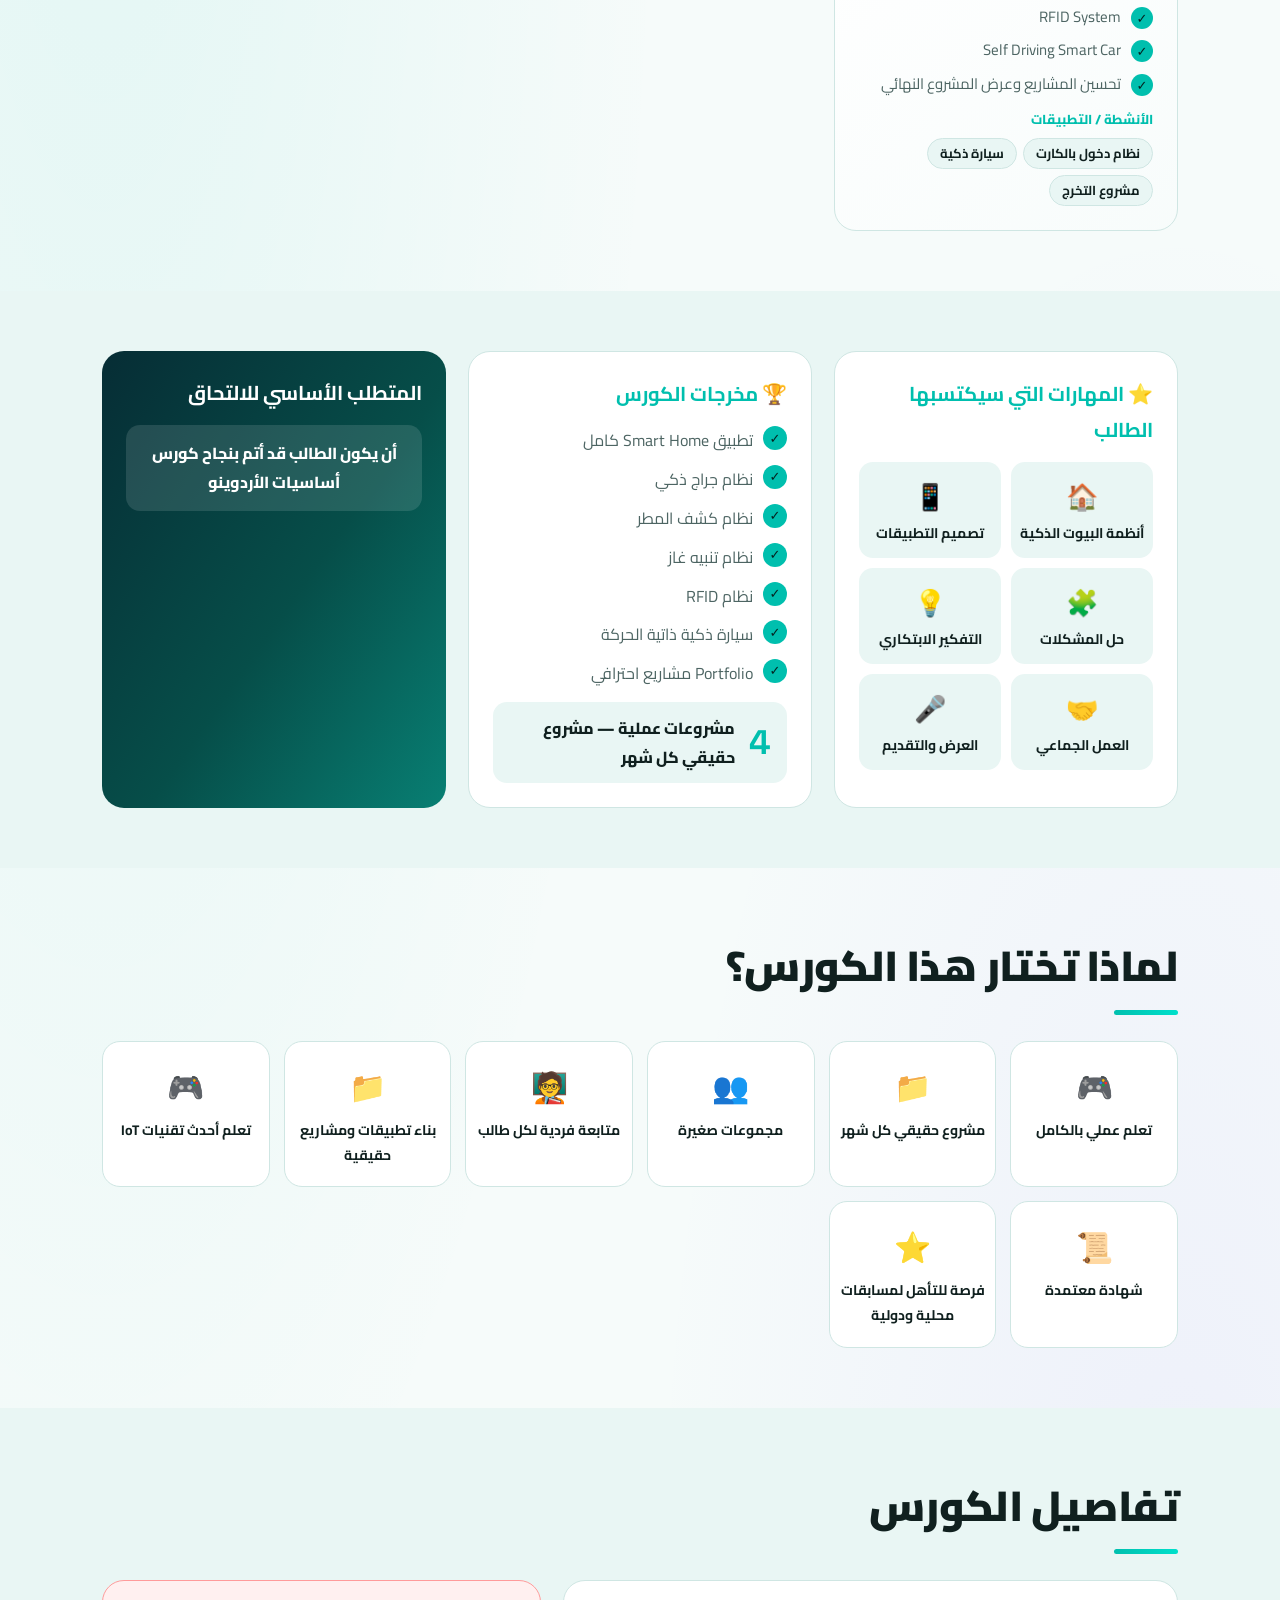
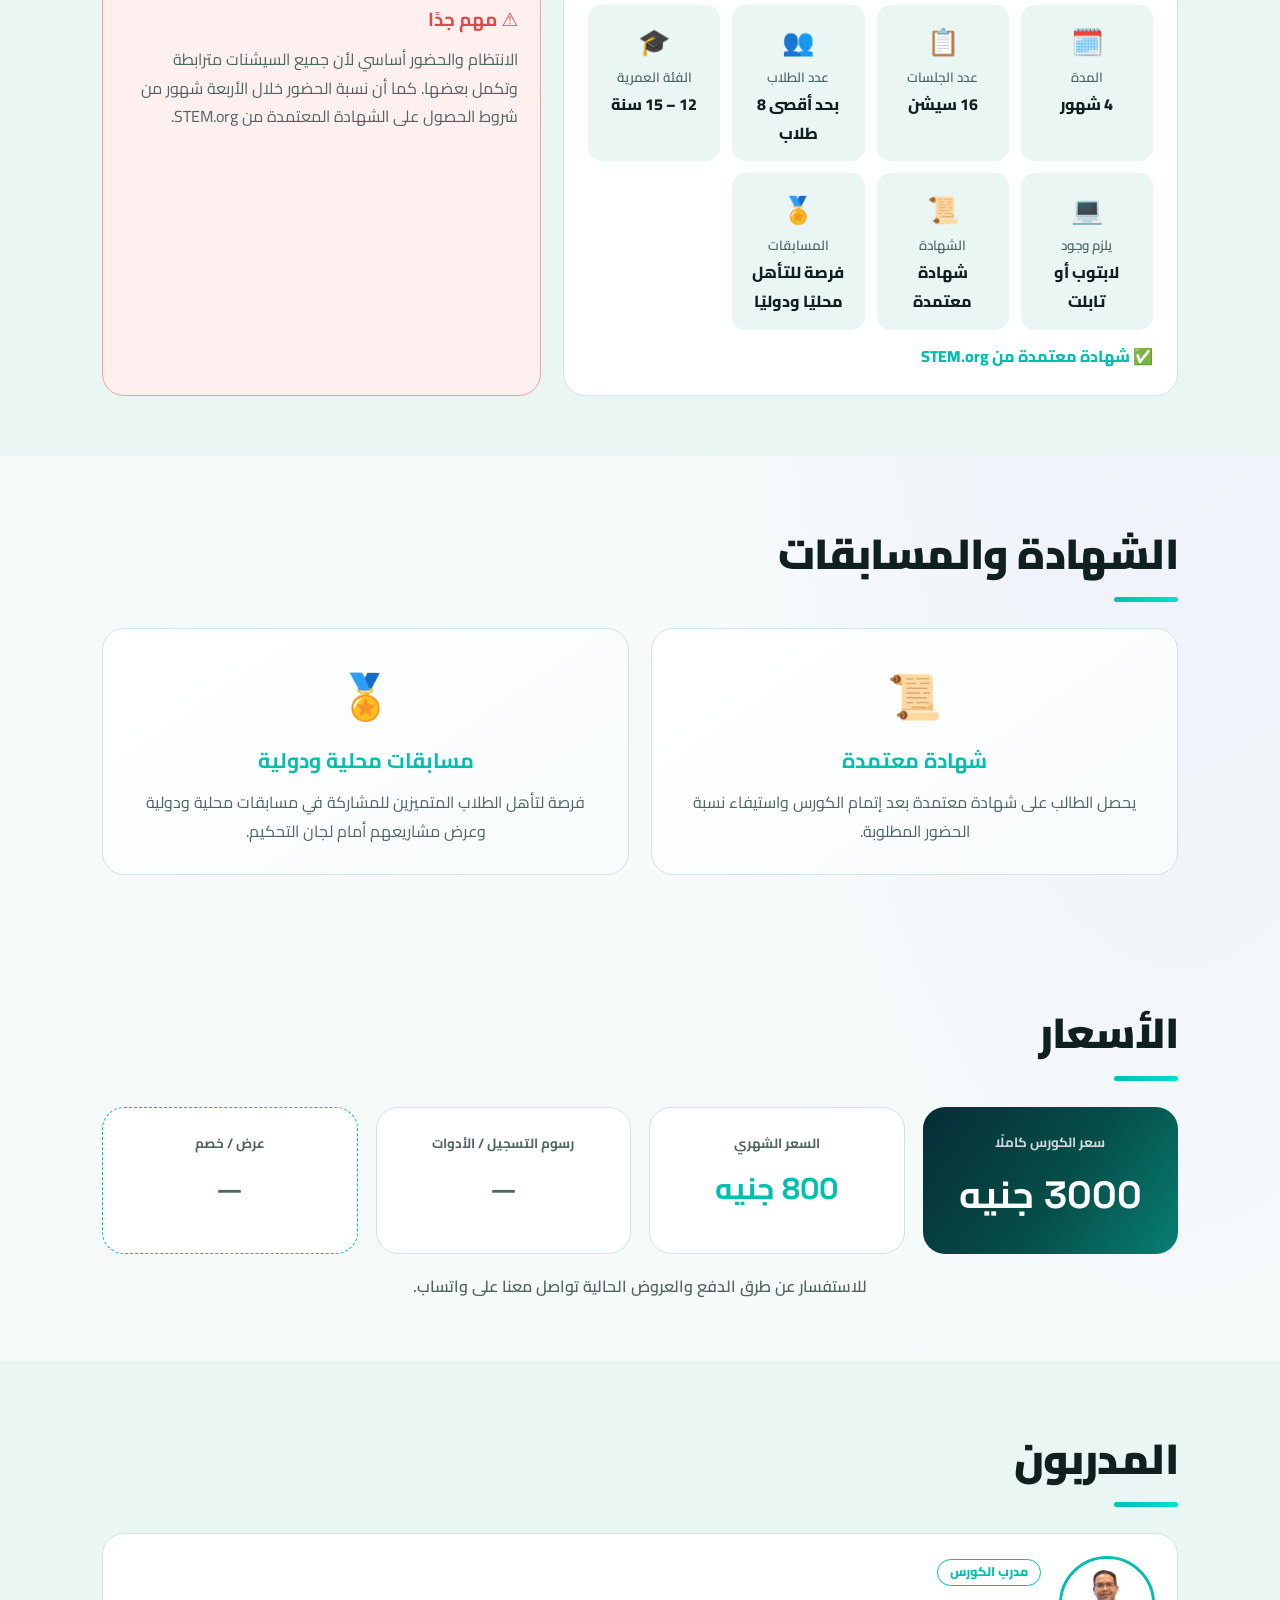
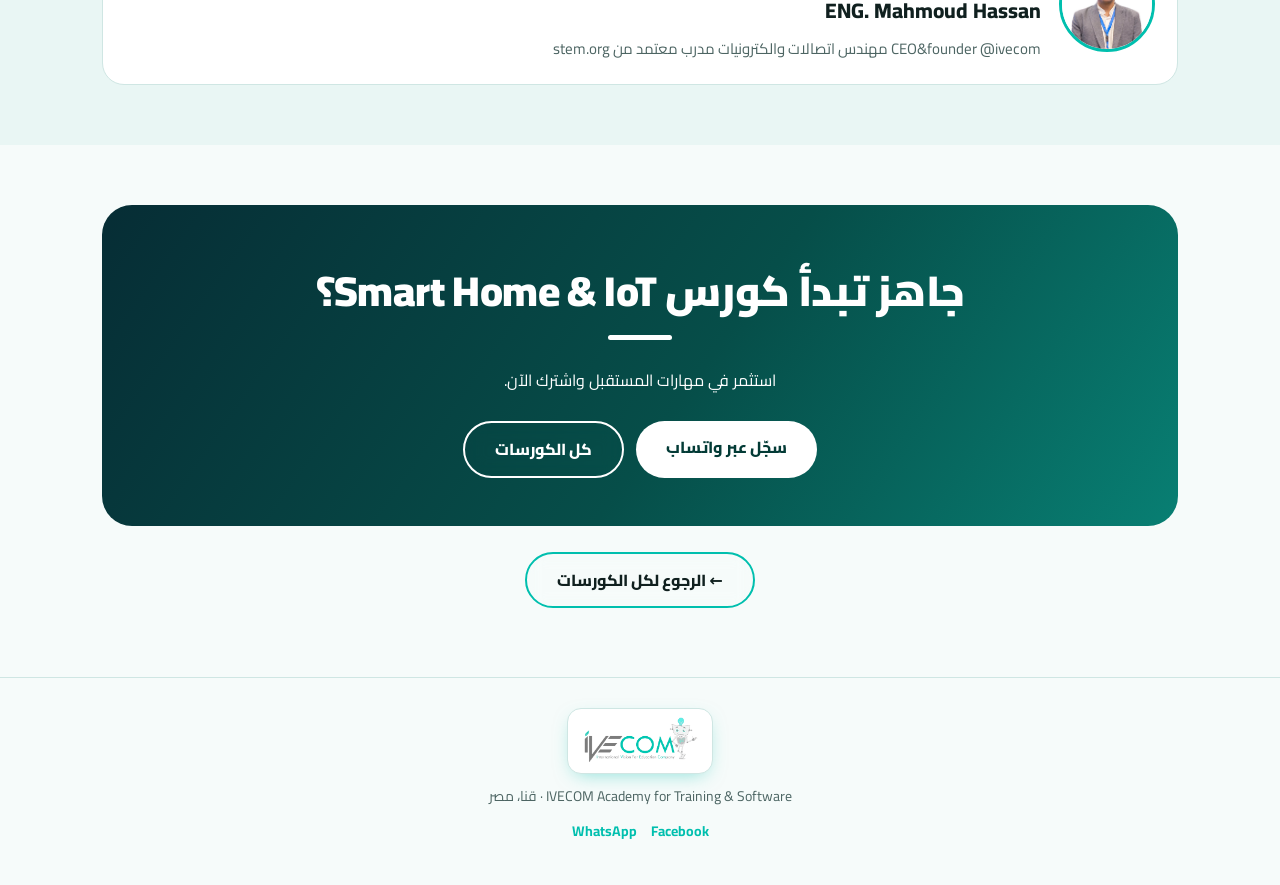
<file: courses/iot/index.html>
<!DOCTYPE html>
<html lang="ar" dir="rtl">
<head>
<meta charset="utf-8">
<meta name="viewport" content="width=device-width, initial-scale=1, viewport-fit=cover">
<title>Smart Home &amp; IoT | IVECOM Academy</title>
<link rel="stylesheet" href="https://fonts.googleapis.com/css2?family=Cairo:wght@400;600;800;900&family=Space+Grotesk:wght@500;700&display=swap">
<link rel="stylesheet" href="../../style.css">
<link rel="stylesheet" href="course.css">
<link rel="stylesheet" href="../hero-fx.css">
</head>
<body>
<div id="pg"></div>
<nav><div class="wrap"><a href="../../index.html"><img src="../../images/ivecom academy.png" alt="IVECOM"></a>
<ul><li><a href="../../index.html#about">عن الأكاديمية</a></li><li><a href="../../index.html#programs">البرامج</a></li><li class="nav-courses"><a href="../../courses/index.html">الكورسات</a></li><li><a href="../../index.html#wins">الإنجازات</a></li><li><a href="../../index.html#gallery">الصور</a></li><li><a href="../../index.html#press">الإعلام</a></li><li><a href="../../index.html#contact">تواصل معنا</a></li></ul>
<a class="btn p" href="../../index.html#register" style="padding:6px 18px">سجّل الآن</a></div></nav>
<header class="chero" id="top"><div class="blob b1"></div><div class="grid"></div>
<div class="wrap">
<div class="course-img poster rise" id="course-img"><a href="images/poster.webp" target="_blank" rel="noopener" aria-label="عرض بوستر الكورس بالحجم الكامل"><img src="images/poster.webp" alt="بوستر كورس Smart Home &amp; IoT" loading="eager"></a></div>
<div class="rise">
<div class="crumbs"><a href="../index.html">الكورسات</a> / Smart Home &amp; IoT</div>
<span class="ctag">IVECOM Academy</span>
<h1>Smart Home &amp; IoT</h1>
<p class="lead">تخيّل طفلك بيتحكم في بيته من موبايله وبيبني تطبيق Smart Home بإيده! تعلّم إنترنت الأشياء والبيوت الذكية من خلال مشاريع حقيقية ممتعة.</p>
<!-- ===== السعر بيظهر هنا تلقائيًا من قسم "الأسعار" (id=price-total) — أو اكتبه مباشرة داخل الـ span ===== -->
<a class="price-box" href="#pricing" aria-label="تفاصيل الأسعار"><small>السعر</small><span class="price" id="price"></span></a>
<div class="btns"><a class="btn p" href="https://wa.me/201004185696?text=%D8%B9%D8%A7%D9%8A%D8%B2%20%D8%A3%D8%B3%D8%AC%D9%84%20%D9%81%D9%8A%20%D9%83%D9%88%D8%B1%D8%B3%20Smart%20Home%20%26%20IoT%20%D9%81%D9%8A%20IVECOM" target="_blank" rel="noopener">سجّل في الكورس</a><a class="btn g" href="#plan">خطة الكورس</a></div>
</div></div></header>
<div class="facts-strip"><div class="wrap"><div class="fs rise">
<div><i>🎓</i><small>الفئة العمرية</small><b>12 – 15 سنة</b></div>
<div><i>🗓️</i><small>مدة الكورس</small><b>4 شهور</b></div>
<div><i>📋</i><small>عدد الجلسات</small><b>16 سيشن</b></div>
<div><i>👥</i><small>الطلاب</small><b>حد أقصى 8</b></div>
<div><i>💻</i><small>يلزم وجود</small><b>لابتوب أو تابلت</b></div>
</div></div></div>
<section class="csec" id="plan"><div class="wrap"><h2>محتوى الكورس شهر بشهر</h2>
<div class="months">
<div class="month rise"><span class="mbadge">الشهر الأول</span><h3>تصميم تطبيقات الموبايل</h3><ul><li>MIT App Inventor وتصميم الشاشات</li><li>Buttons و Layouts</li><li>Notifications و Web Viewer</li></ul><div class="acts"><small>الأنشطة / التطبيقات</small><span>تطبيق آلة حاسبة</span><span>تطبيق تحكم</span><span>Smart Home</span></div></div>
<div class="month rise"><span class="mbadge">الشهر الثاني</span><h3>الهاردوير وال IoT</h3><ul><li>مقدمة عن IoT وربط الأجهزة بالإنترنت</li><li>التحكم من التطبيق</li><li>إرسال واستقبال البيانات و Smart Monitoring</li></ul><div class="acts"><small>الأنشطة / التطبيقات</small><span>التحكم في مصباح ذكي</span><span>التحكم في مضخة مياه</span><span>نظام تنبيه غاز</span></div></div>
<div class="month rise"><span class="mbadge">الشهر الثالث</span><h3>مشاريع البيت الذكي</h3><ul><li>Rain Sensor و Smart Garage</li><li>Automatic Notifications</li><li>Security Monitoring و Smart Home Systems</li></ul><div class="acts"><small>الأنشطة / التطبيقات</small><span>جراج ذكي</span><span>نظام كشف المطر</span><span>نظام تنبيهات تلقائية</span></div></div>
<div class="month rise"><span class="mbadge">الشهر الرابع</span><h3>المشاريع المتقدمة والاحتراف</h3><ul><li>RFID System</li><li>Self Driving Smart Car</li><li>تحسين المشاريع وعرض المشروع النهائي</li></ul><div class="acts"><small>الأنشطة / التطبيقات</small><span>نظام دخول بالكارت</span><span>سيارة ذكية</span><span>مشروع التخرج</span></div></div>
</div></div></section>
<section class="csec alt" id="outcomes"><div class="wrap"><div class="tri">
<div class="box rise"><h3>⭐ المهارات التي سيكتسبها الطالب</h3><div class="skills"><div><i>🏠</i>أنظمة البيوت الذكية</div><div><i>📱</i>تصميم التطبيقات</div><div><i>🧩</i>حل المشكلات</div><div><i>💡</i>التفكير الابتكاري</div><div><i>🤝</i>العمل الجماعي</div><div><i>🎤</i>العرض والتقديم</div></div></div>
<div class="box rise"><h3>🏆 مخرجات الكورس</h3><ul><li>تطبيق Smart Home كامل</li><li>نظام جراج ذكي</li><li>نظام كشف المطر</li><li>نظام تنبيه غاز</li><li>نظام RFID</li><li>سيارة ذكية ذاتية الحركة</li><li>Portfolio مشاريع احترافي</li></ul><div class="pcount"><b>4</b>مشروعات عملية — مشروع حقيقي كل شهر</div></div>
<div class="box prereq rise" id="requirements"><h3>المتطلب الأساسي للالتحاق</h3><p>أن يكون الطالب قد أتم بنجاح كورس أساسيات الأردوينو</p></div>
</div></div></section>
<section class="csec" id="why"><div class="wrap"><h2>لماذا تختار هذا الكورس؟</h2>
<div class="why rise"><div><i>🎮</i>تعلم عملي بالكامل</div><div><i>📁</i>مشروع حقيقي كل شهر</div><div><i>👥</i>مجموعات صغيرة</div><div><i>🧑‍🏫</i>متابعة فردية لكل طالب</div><div><i>📁</i>بناء تطبيقات ومشاريع حقيقية</div><div><i>🎮</i>تعلم أحدث تقنيات IoT</div><div><i>📜</i>شهادة معتمدة</div><div><i>⭐</i>فرصة للتأهل لمسابقات محلية ودولية</div></div>
</div></section>
<section class="csec alt" id="details"><div class="wrap"><h2>تفاصيل الكورس</h2>
<div class="details">
<div class="box rise"><div class="dl">
<div><i>🗓️</i><small>المدة</small>4 شهور</div>
<div><i>📋</i><small>عدد الجلسات</small>16 سيشن</div>
<div><i>👥</i><small>عدد الطلاب</small>بحد أقصى 8 طلاب</div>
<div><i>🎓</i><small>الفئة العمرية</small>12 – 15 سنة</div>
<div><i>💻</i><small>يلزم وجود</small>لابتوب أو تابلت</div>
<div><i>📜</i><small>الشهادة</small>شهادة معتمدة</div>
<div><i>🏅</i><small>المسابقات</small>فرصة للتأهل محليًا ودوليًا</div></div>
<div class="stemb">✅ شهادة معتمدة من STEM.org</div></div>
<div class="note rise"><h3>⚠️ مهم جدًا</h3><p>الانتظام والحضور أساسي لأن جميع السيشنات مترابطة وتكمل بعضها. كما أن نسبة الحضور خلال الأربعة شهور من شروط الحصول على الشهادة المعتمدة من STEM.org.</p></div>
</div></div></section>
<section class="csec" id="certificate"><div class="wrap"><h2>الشهادة والمسابقات</h2>
<div class="cert rise">
<div class="cbox"><i>📜</i><h3>شهادة معتمدة</h3><p>يحصل الطالب على شهادة معتمدة بعد إتمام الكورس واستيفاء نسبة الحضور المطلوبة.</p></div>
<div class="cbox"><i>🏅</i><h3>مسابقات محلية ودولية</h3><p>فرصة لتأهل الطلاب المتميزين للمشاركة في مسابقات محلية ودولية وعرض مشاريعهم أمام لجان التحكيم.</p></div>
</div>
</div></section>

<section class="csec" id="pricing"><div class="wrap"><h2>الأسعار</h2>
<!-- ===== خانة الأسعار =====
     عدّل القيم داخل كل <span class="pv"> (اتركها فارغة لتظهر "—").
     السعر الكلي في الأعلى (id="price") بيتنسخ تلقائيًا من هنا. ===== -->
<div class="pricing rise">
<div class="pcell main"><small>سعر الكورس كاملًا</small><span class="pv" id="price-total">3000 جنيه</span></div>
<div class="pcell"><small>السعر الشهري</small><span class="pv" id="price-month">800 جنيه</span></div>
<div class="pcell"><small>رسوم التسجيل / الأدوات</small><span class="pv" id="price-fees"></span></div>
<div class="pcell offer"><small>عرض / خصم</small><span class="pv" id="price-offer"></span></div>
</div>
<p class="pnote rise">للاستفسار عن طرق الدفع والعروض الحالية تواصل معنا على واتساب.</p>
</div></section>

<section class="csec alt" id="trainers"><div class="wrap"><h2>المدربون</h2>
<div class="trainers">
<!-- ===== بطاقة مدرب =====
     • الصورة: ضع الملف في فولدر images ثم اكتب: <img src="images/trainer1.webp" alt="اسم المدرب">
     • الاسم والوصف: اكتبهم داخل t-name و t-desc
     • مدرب جديد: انسخ كتلة <div class="trainer rise"> بالكامل والصقها تحتها ===== -->
<div class="trainer rise">
<div class="t-img"><img src="images/instructor.png" alt="ENG. Mahmoud Hassan" loading="lazy"></div>
<div><span class="t-role">مدرب الكورس</span><h3 class="t-name">ENG. Mahmoud Hassan</h3><p class="t-desc">CEO&amp;founder @ivecom مهندس اتصالات والكترونيات مدرب معتمد من stem.org</p></div>
</div>
</div></div></section>

<section class="csec"><div class="wrap"><div class="enroll rise"><h2>جاهز تبدأ كورس Smart Home &amp; IoT؟</h2><p>استثمر في مهارات المستقبل واشترك الآن.</p>
<div class="btns" style="justify-content:center"><a class="btn p" href="https://wa.me/201004185696?text=%D8%B9%D8%A7%D9%8A%D8%B2%20%D8%A3%D8%B3%D8%AC%D9%84%20%D9%81%D9%8A%20%D9%83%D9%88%D8%B1%D8%B3%20Smart%20Home%20%26%20IoT%20%D9%81%D9%8A%20IVECOM" target="_blank" rel="noopener">سجّل عبر واتساب</a><a class="btn g" style="color:#fff;border-color:#fff" href="../index.html">كل الكورسات</a></div></div>
<div class="back"><a class="btn g" href="../index.html">← الرجوع لكل الكورسات</a></div></div></section>

<footer><div class="wrap"><img src="../../images/ivecom academy.png" alt="IVECOM"><div>IVECOM Academy for Training &amp; Software · قنا، مصر</div><div class="soc"><a href="https://www.facebook.com/Ivecom.Qena" target="_blank" rel="noopener">Facebook</a><a href="https://wa.me/201004185696" target="_blank" rel="noopener">WhatsApp</a></div></div></footer>
<a class="wa" href="https://wa.me/201004185696?text=%D8%A7%D9%84%D8%B3%D9%84%D8%A7%D9%85%20%D8%B9%D9%84%D9%8A%D9%83%D9%85%D8%8C%20%D8%B9%D8%A7%D9%8A%D8%B2%20%D8%A3%D8%B3%D8%AA%D9%81%D8%B3%D8%B1%20%D8%B9%D9%86%20%D9%83%D9%88%D8%B1%D8%B3%20Smart%20Home%20%26%20IoT%20%D9%81%D9%8A%20IVECOM" target="_blank" rel="noopener" aria-label="تواصل معنا عبر واتساب">
<span class="wa-ic"><svg viewBox="0 0 32 32" width="26" height="26" aria-hidden="true" focusable="false"><path fill="currentColor" d="M16.04 3C9.4 3 4 8.38 4 15.02c0 2.12.55 4.19 1.6 6.01L4 29l8.14-1.57a12.02 12.02 0 0 0 3.9.65h.01C22.68 28.08 28 22.7 28 16.06 28 12.85 26.75 9.83 24.48 7.56A11.94 11.94 0 0 0 16.04 3Zm0 22.03h-.01a9.97 9.97 0 0 1-5.08-1.39l-.36-.22-4.83.93.96-4.7-.24-.38a9.93 9.93 0 0 1-1.52-5.25c0-5.5 4.5-9.97 10.05-9.97 2.68 0 5.2 1.04 7.09 2.93a9.9 9.9 0 0 1 2.94 7.05c0 5.5-4.52 9.99-10.6 9.99Zm5.5-7.47c-.3-.15-1.78-.88-2.06-.98-.27-.1-.47-.15-.67.15-.2.3-.77.98-.94 1.18-.17.2-.35.22-.65.07-.3-.15-1.27-.47-2.42-1.5-.9-.8-1.5-1.78-1.67-2.08-.17-.3-.02-.46.13-.61.14-.13.3-.35.45-.52.15-.18.2-.3.3-.5.1-.2.05-.37-.02-.52-.08-.15-.67-1.62-.92-2.22-.24-.58-.49-.5-.67-.51h-.57c-.2 0-.52.07-.8.37-.27.3-1.04 1.02-1.04 2.5s1.07 2.9 1.22 3.1c.15.2 2.1 3.2 5.08 4.49.71.3 1.26.49 1.7.63.71.23 1.36.2 1.87.12.57-.08 1.78-.73 2.03-1.43.25-.7.25-1.3.17-1.43-.07-.13-.27-.2-.57-.35Z"/></svg></span>
<span class="wa-tx"><small>هل لديك استفسار؟</small><b>تواصل عبر واتساب</b></span>
</a>
<script src="course.js" defer></script>
<script src="../hero-fx.js" defer></script>
</body>
</html>
</file>
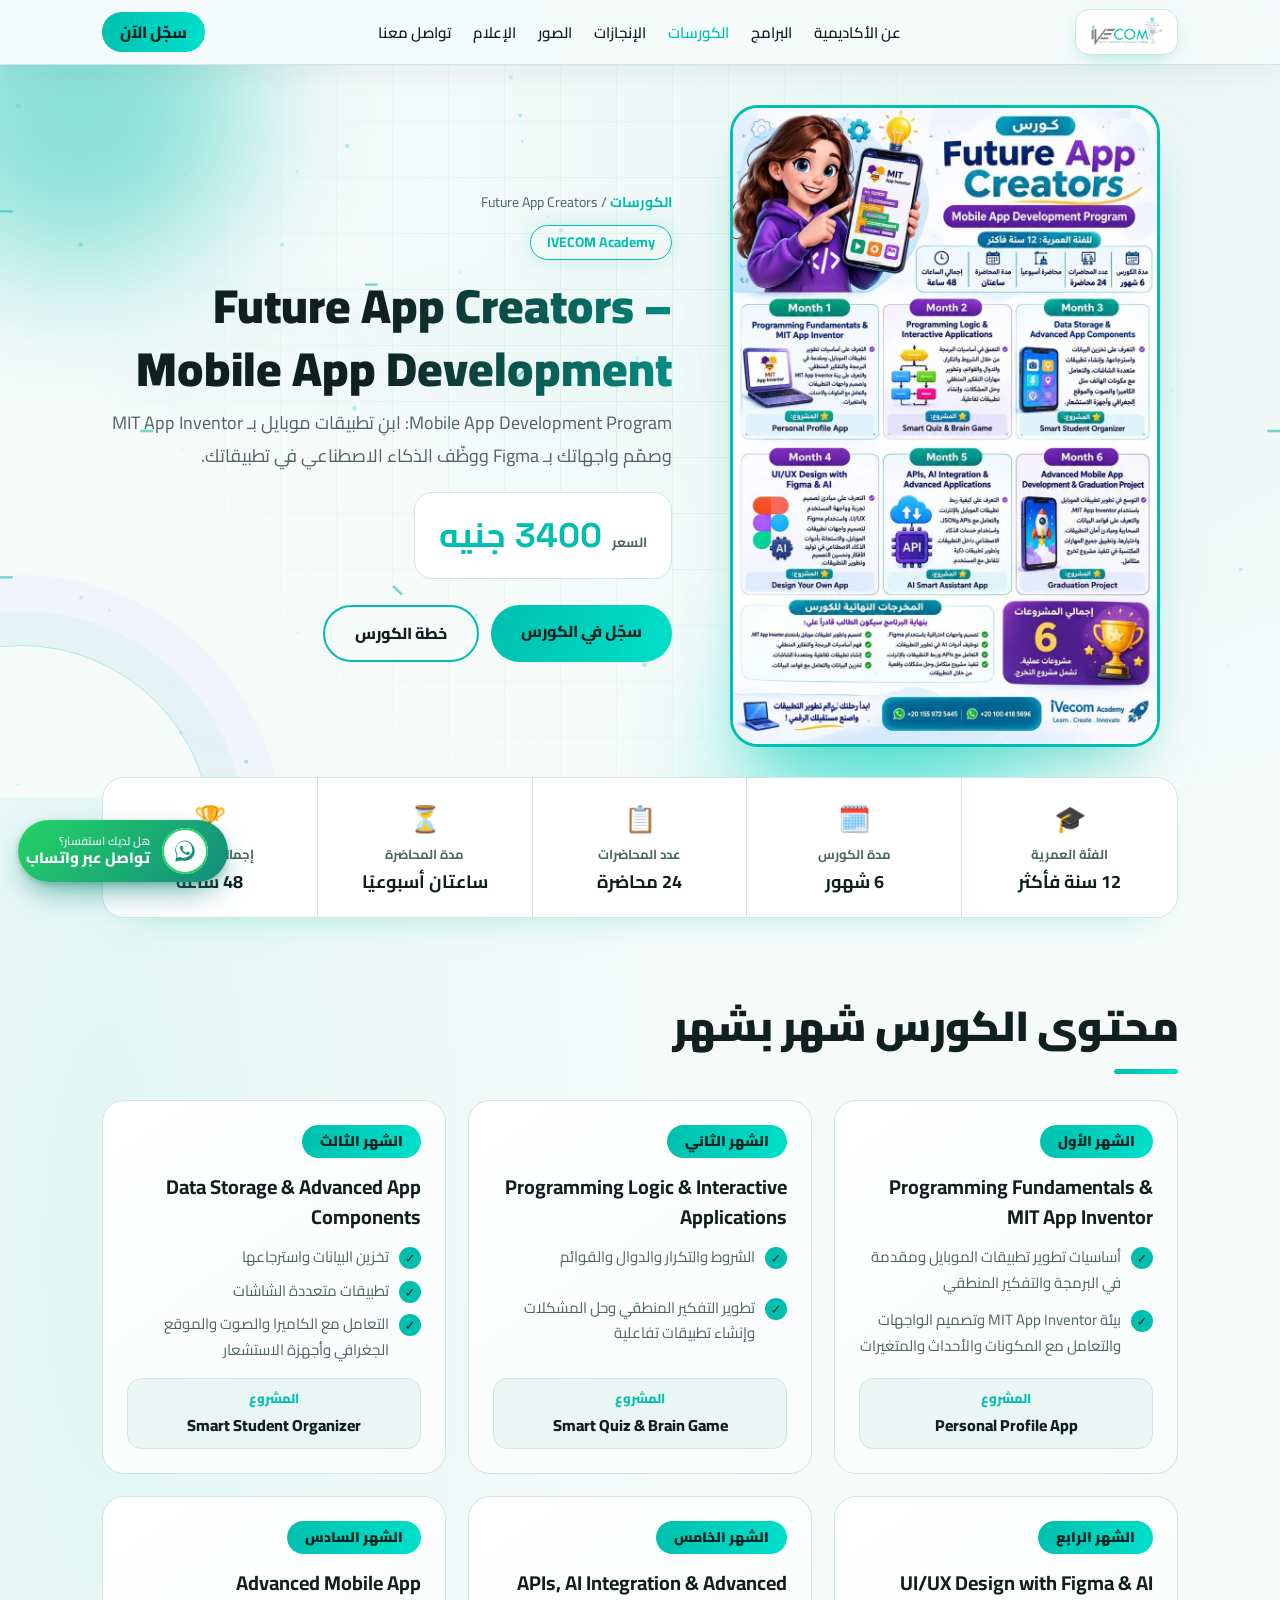
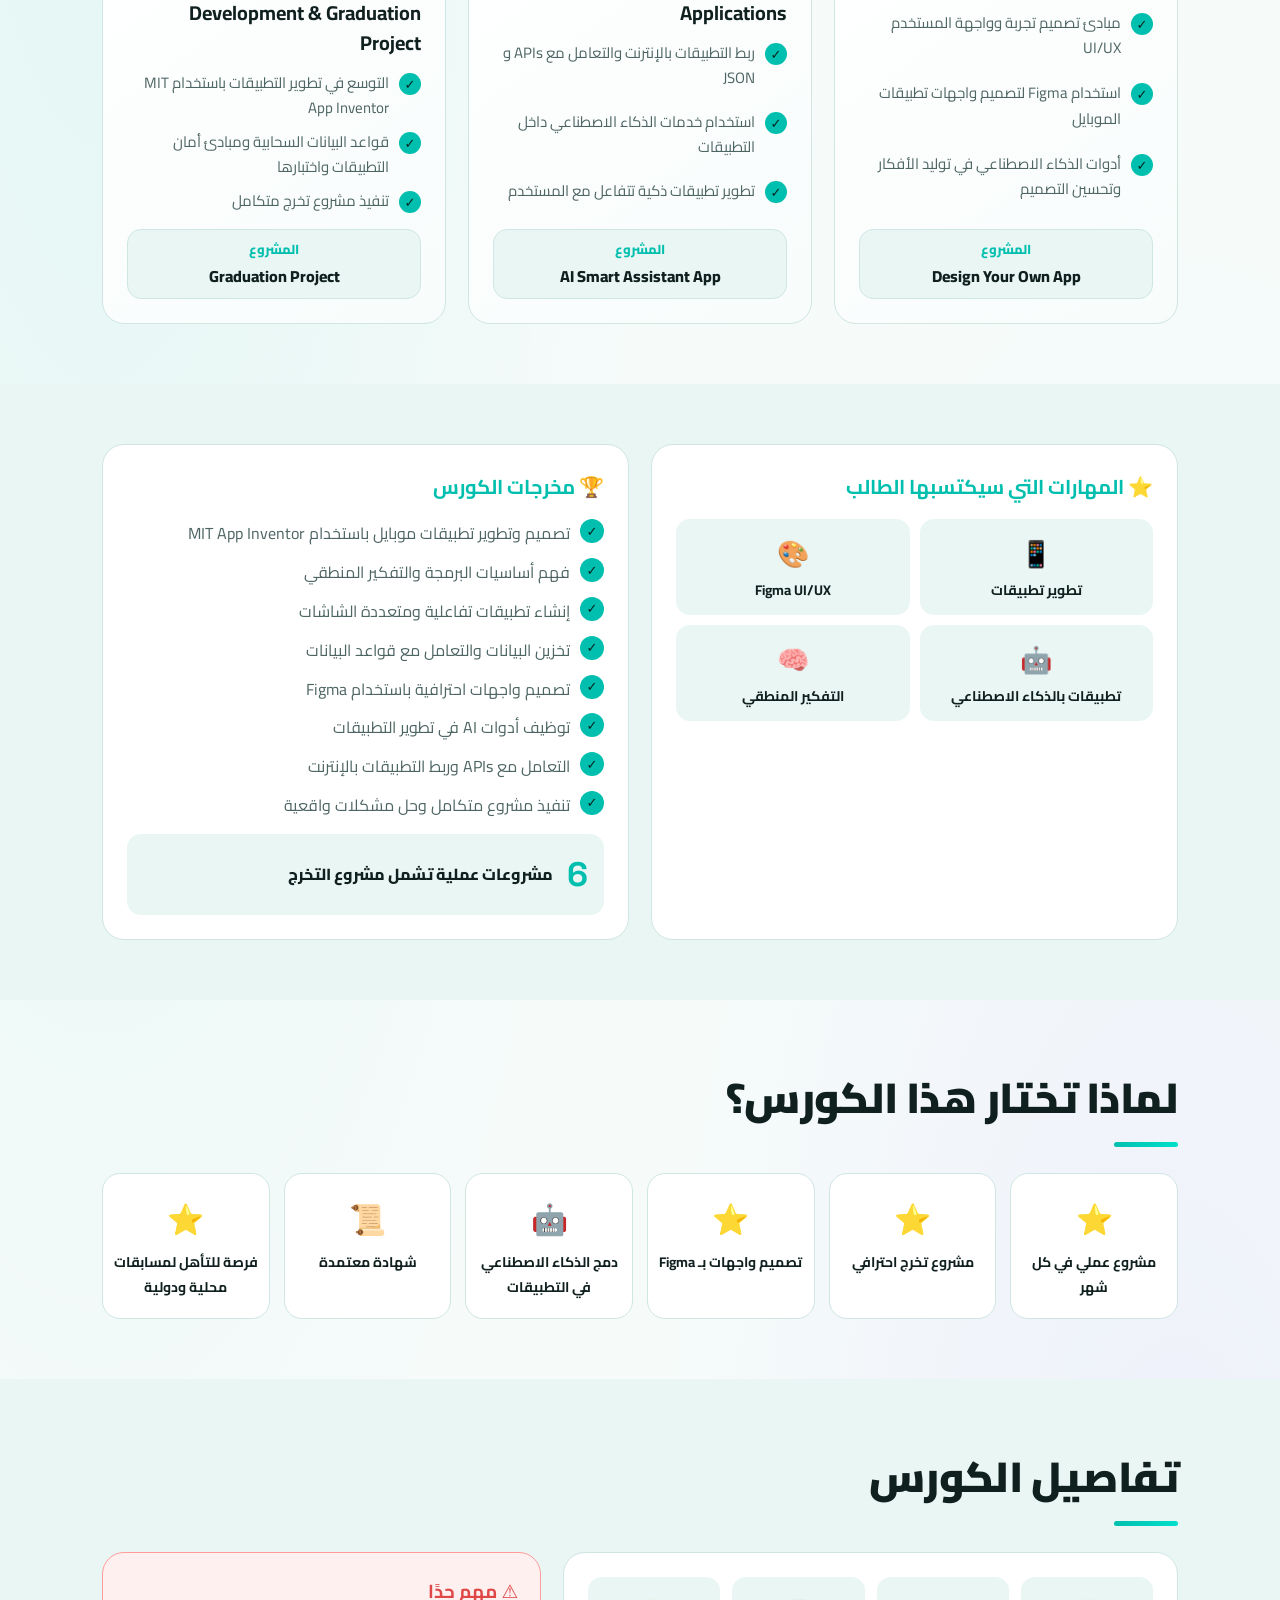
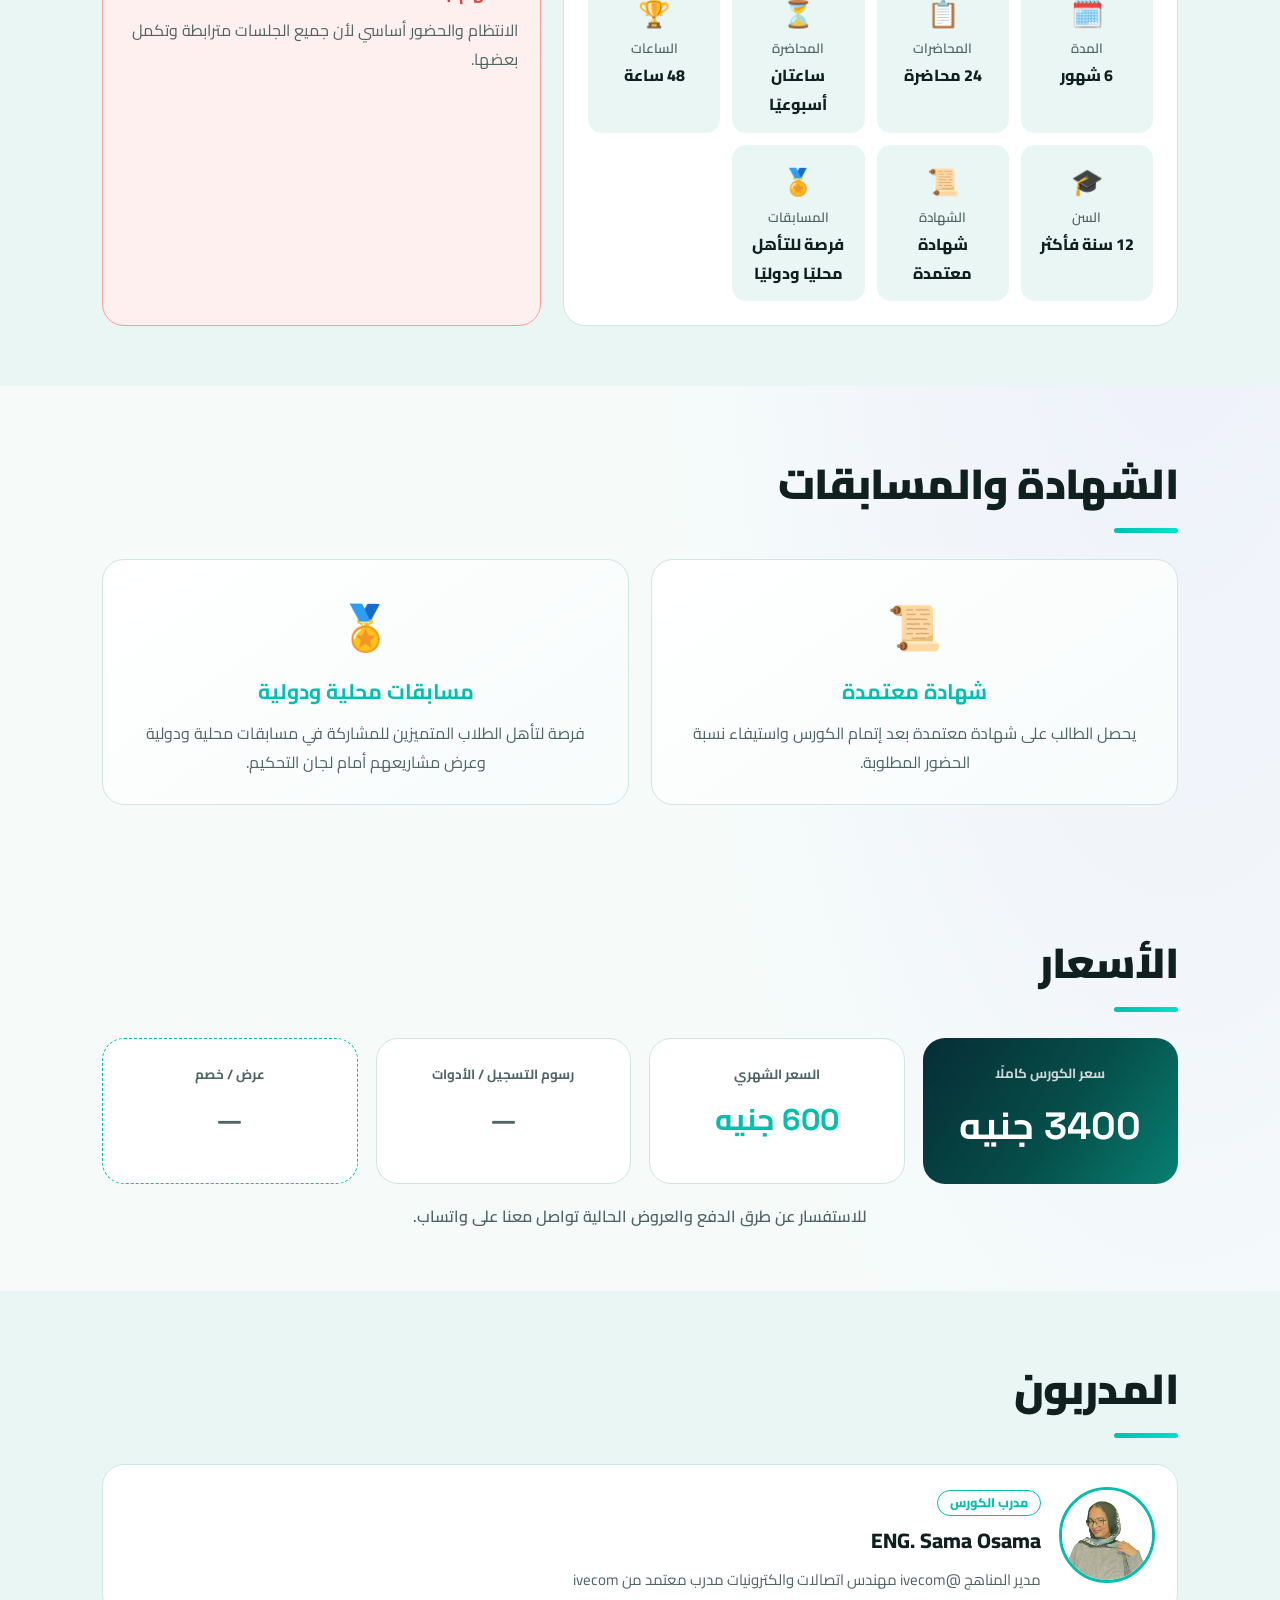
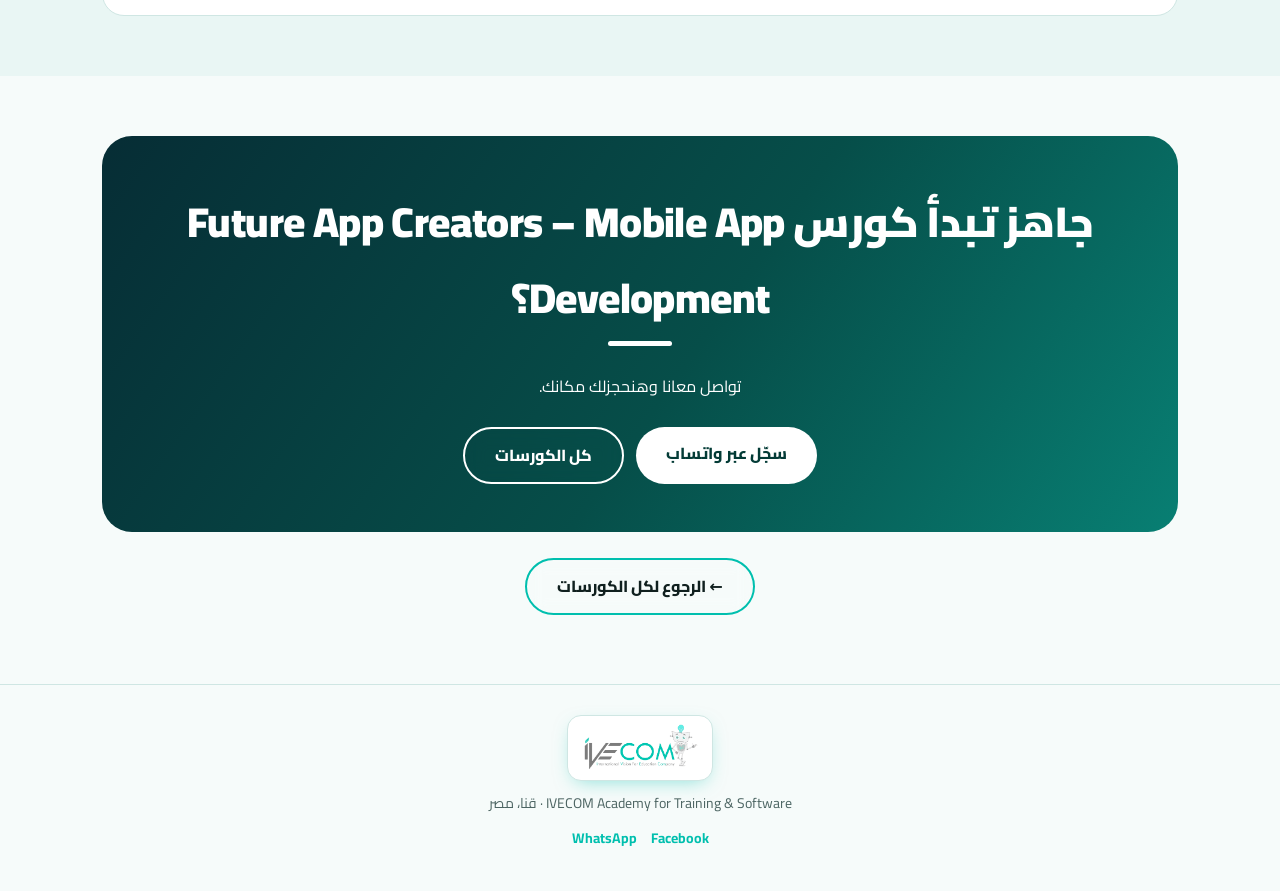
<file: courses/mobile-application/index.html>
<!DOCTYPE html>
<html lang="ar" dir="rtl">
<head>
<meta charset="utf-8">
<meta name="viewport" content="width=device-width, initial-scale=1, viewport-fit=cover">
<title>Future App Creators – Mobile App Development | IVECOM Academy</title>
<link rel="stylesheet" href="https://fonts.googleapis.com/css2?family=Cairo:wght@400;600;800;900&family=Space+Grotesk:wght@500;700&display=swap">
<link rel="stylesheet" href="../../style.css">
<link rel="stylesheet" href="course.css">
<link rel="stylesheet" href="../hero-fx.css">
</head>
<body>
<div id="pg"></div>
<nav><div class="wrap"><a href="../../index.html"><img src="../../images/ivecom academy.png" alt="IVECOM"></a>
<ul><li><a href="../../index.html#about">عن الأكاديمية</a></li><li><a href="../../index.html#programs">البرامج</a></li><li class="nav-courses"><a href="../../courses/index.html">الكورسات</a></li><li><a href="../../index.html#wins">الإنجازات</a></li><li><a href="../../index.html#gallery">الصور</a></li><li><a href="../../index.html#press">الإعلام</a></li><li><a href="../../index.html#contact">تواصل معنا</a></li></ul>
<a class="btn p" href="../../index.html#register" style="padding:6px 18px">سجّل الآن</a></div></nav>
<header class="chero" id="top"><div class="blob b1"></div><div class="grid"></div>
<div class="wrap">
<div class="course-img poster rise" id="course-img"><a href="images/poster.webp" target="_blank" rel="noopener" aria-label="عرض بوستر الكورس بالحجم الكامل"><img src="images/poster.webp" alt="بوستر كورس Future App Creators" loading="eager"></a></div>
<div class="rise">
<div class="crumbs"><a href="../index.html">الكورسات</a> / Future App Creators</div>
<span class="ctag">IVECOM Academy</span>
<h1>Future App Creators – Mobile App Development</h1>
<p class="lead">Mobile App Development Program: ابنِ تطبيقات موبايل بـ MIT App Inventor وصمّم واجهاتك بـ Figma ووظّف الذكاء الاصطناعي في تطبيقاتك.</p>
<!-- ===== السعر بيظهر هنا تلقائيًا من قسم "الأسعار" (id=price-total) — أو اكتبه مباشرة داخل الـ span ===== -->
<a class="price-box" href="#pricing" aria-label="تفاصيل الأسعار"><small>السعر</small><span class="price" id="price"></span></a>
<div class="btns"><a class="btn p" href="https://wa.me/201004185696?text=%D8%B9%D8%A7%D9%8A%D8%B2%20%D8%A3%D8%B3%D8%AC%D9%84%20%D9%81%D9%8A%20%D9%83%D9%88%D8%B1%D8%B3%20Future%20App%20Creators%20%D9%81%D9%8A%20IVECOM" target="_blank" rel="noopener">سجّل في الكورس</a><a class="btn g" href="#plan">خطة الكورس</a></div>
</div></div></header>
<div class="facts-strip"><div class="wrap"><div class="fs rise">
<div><i>🎓</i><small>الفئة العمرية</small><b>12 سنة فأكثر</b></div>
<div><i>🗓️</i><small>مدة الكورس</small><b>6 شهور</b></div>
<div><i>📋</i><small>عدد المحاضرات</small><b>24 محاضرة</b></div>
<div><i>⏳</i><small>مدة المحاضرة</small><b>ساعتان أسبوعيًا</b></div>
<div><i>🏆</i><small>إجمالي الساعات</small><b>48 ساعة</b></div>
</div></div></div>
<section class="csec" id="plan"><div class="wrap"><h2>محتوى الكورس شهر بشهر</h2>
<div class="months">
<div class="month rise"><span class="mbadge">الشهر الأول</span><h3>Programming Fundamentals &amp; MIT App Inventor</h3><ul><li>أساسيات تطوير تطبيقات الموبايل ومقدمة في البرمجة والتفكير المنطقي</li><li>بيئة MIT App Inventor وتصميم الواجهات والتعامل مع المكونات والأحداث والمتغيرات</li></ul><div class="proj"><small>المشروع</small>Personal Profile App</div></div>
<div class="month rise"><span class="mbadge">الشهر الثاني</span><h3>Programming Logic &amp; Interactive Applications</h3><ul><li>الشروط والتكرار والدوال والقوائم</li><li>تطوير التفكير المنطقي وحل المشكلات وإنشاء تطبيقات تفاعلية</li></ul><div class="proj"><small>المشروع</small>Smart Quiz &amp; Brain Game</div></div>
<div class="month rise"><span class="mbadge">الشهر الثالث</span><h3>Data Storage &amp; Advanced App Components</h3><ul><li>تخزين البيانات واسترجاعها</li><li>تطبيقات متعددة الشاشات</li><li>التعامل مع الكاميرا والصوت والموقع الجغرافي وأجهزة الاستشعار</li></ul><div class="proj"><small>المشروع</small>Smart Student Organizer</div></div>
<div class="month rise"><span class="mbadge">الشهر الرابع</span><h3>UI/UX Design with Figma &amp; AI</h3><ul><li>مبادئ تصميم تجربة وواجهة المستخدم UI/UX</li><li>استخدام Figma لتصميم واجهات تطبيقات الموبايل</li><li>أدوات الذكاء الاصطناعي في توليد الأفكار وتحسين التصميم</li></ul><div class="proj"><small>المشروع</small>Design Your Own App</div></div>
<div class="month rise"><span class="mbadge">الشهر الخامس</span><h3>APIs, AI Integration &amp; Advanced Applications</h3><ul><li>ربط التطبيقات بالإنترنت والتعامل مع APIs و JSON</li><li>استخدام خدمات الذكاء الاصطناعي داخل التطبيقات</li><li>تطوير تطبيقات ذكية تتفاعل مع المستخدم</li></ul><div class="proj"><small>المشروع</small>AI Smart Assistant App</div></div>
<div class="month rise"><span class="mbadge">الشهر السادس</span><h3>Advanced Mobile App Development &amp; Graduation Project</h3><ul><li>التوسع في تطوير التطبيقات باستخدام MIT App Inventor</li><li>قواعد البيانات السحابية ومبادئ أمان التطبيقات واختبارها</li><li>تنفيذ مشروع تخرج متكامل</li></ul><div class="proj"><small>المشروع</small>Graduation Project</div></div>
</div></div></section>
<section class="csec alt" id="outcomes"><div class="wrap"><div class="tri">
<div class="box rise"><h3>⭐ المهارات التي سيكتسبها الطالب</h3><div class="skills"><div><i>📱</i>تطوير تطبيقات</div><div><i>🎨</i>Figma UI/UX</div><div><i>🤖</i>تطبيقات بالذكاء الاصطناعي</div><div><i>🧠</i>التفكير المنطقي</div></div></div>
<div class="box rise"><h3>🏆 مخرجات الكورس</h3><ul><li>تصميم وتطوير تطبيقات موبايل باستخدام MIT App Inventor</li><li>فهم أساسيات البرمجة والتفكير المنطقي</li><li>إنشاء تطبيقات تفاعلية ومتعددة الشاشات</li><li>تخزين البيانات والتعامل مع قواعد البيانات</li><li>تصميم واجهات احترافية باستخدام Figma</li><li>توظيف أدوات AI في تطوير التطبيقات</li><li>التعامل مع APIs وربط التطبيقات بالإنترنت</li><li>تنفيذ مشروع متكامل وحل مشكلات واقعية</li></ul><div class="pcount"><b>6</b>مشروعات عملية تشمل مشروع التخرج</div></div>

</div></div></section>
<section class="csec" id="why"><div class="wrap"><h2>لماذا تختار هذا الكورس؟</h2>
<div class="why rise"><div><i>⭐</i>مشروع عملي في كل شهر</div><div><i>⭐</i>مشروع تخرج احترافي</div><div><i>⭐</i>تصميم واجهات بـ Figma</div><div><i>🤖</i>دمج الذكاء الاصطناعي في التطبيقات</div><div><i>📜</i>شهادة معتمدة</div><div><i>⭐</i>فرصة للتأهل لمسابقات محلية ودولية</div></div>
</div></section>
<section class="csec alt" id="details"><div class="wrap"><h2>تفاصيل الكورس</h2>
<div class="details">
<div class="box rise"><div class="dl">
<div><i>🗓️</i><small>المدة</small>6 شهور</div>
<div><i>📋</i><small>المحاضرات</small>24 محاضرة</div>
<div><i>⏳</i><small>المحاضرة</small>ساعتان أسبوعيًا</div>
<div><i>🏆</i><small>الساعات</small>48 ساعة</div>
<div><i>🎓</i><small>السن</small>12 سنة فأكثر</div>
<div><i>📜</i><small>الشهادة</small>شهادة معتمدة</div>
<div><i>🏅</i><small>المسابقات</small>فرصة للتأهل محليًا ودوليًا</div></div></div>
<div class="note rise"><h3>⚠️ مهم جدًا</h3><p>الانتظام والحضور أساسي لأن جميع الجلسات مترابطة وتكمل بعضها.</p></div>
</div></div></section>
<section class="csec" id="certificate"><div class="wrap"><h2>الشهادة والمسابقات</h2>
<div class="cert rise">
<div class="cbox"><i>📜</i><h3>شهادة معتمدة</h3><p>يحصل الطالب على شهادة معتمدة بعد إتمام الكورس واستيفاء نسبة الحضور المطلوبة.</p></div>
<div class="cbox"><i>🏅</i><h3>مسابقات محلية ودولية</h3><p>فرصة لتأهل الطلاب المتميزين للمشاركة في مسابقات محلية ودولية وعرض مشاريعهم أمام لجان التحكيم.</p></div>
</div>
</div></section>

<section class="csec" id="pricing"><div class="wrap"><h2>الأسعار</h2>
<!-- ===== خانة الأسعار =====
     عدّل القيم داخل كل <span class="pv"> (اتركها فارغة لتظهر "—").
     السعر الكلي في الأعلى (id="price") بيتنسخ تلقائيًا من هنا. ===== -->
<div class="pricing rise">
<div class="pcell main"><small>سعر الكورس كاملًا</small><span class="pv" id="price-total">3400 جنيه</span></div>
<div class="pcell"><small>السعر الشهري</small><span class="pv" id="price-month">600 جنيه</span></div>
<div class="pcell"><small>رسوم التسجيل / الأدوات</small><span class="pv" id="price-fees"></span></div>
<div class="pcell offer"><small>عرض / خصم</small><span class="pv" id="price-offer"></span></div>
</div>
<p class="pnote rise">للاستفسار عن طرق الدفع والعروض الحالية تواصل معنا على واتساب.</p>
</div></section>

<section class="csec alt" id="trainers"><div class="wrap"><h2>المدربون</h2>
<div class="trainers">
<!-- ===== بطاقة مدرب =====
     • الصورة: ضع الملف في فولدر images ثم اكتب: <img src="images/trainer1.webp" alt="اسم المدرب">
     • الاسم والوصف: اكتبهم داخل t-name و t-desc
     • مدرب جديد: انسخ كتلة <div class="trainer rise"> بالكامل والصقها تحتها ===== -->
<div class="trainer rise">
<div class="t-img"><img src="images/instructor.png" alt="ENG. Sama Osama" loading="lazy"></div>
<div><span class="t-role">مدرب الكورس</span><h3 class="t-name">ENG. Sama Osama</h3><p class="t-desc">مدير المناهج @ivecom مهندس اتصالات والكترونيات مدرب معتمد من ivecom</p></div>
</div>
</div></div></section>

<section class="csec"><div class="wrap"><div class="enroll rise"><h2>جاهز تبدأ كورس Future App Creators – Mobile App Development؟</h2><p>تواصل معانا وهنحجزلك مكانك.</p>
<div class="btns" style="justify-content:center"><a class="btn p" href="https://wa.me/201004185696?text=%D8%B9%D8%A7%D9%8A%D8%B2%20%D8%A3%D8%B3%D8%AC%D9%84%20%D9%81%D9%8A%20%D9%83%D9%88%D8%B1%D8%B3%20Future%20App%20Creators%20%D9%81%D9%8A%20IVECOM" target="_blank" rel="noopener">سجّل عبر واتساب</a><a class="btn g" style="color:#fff;border-color:#fff" href="../index.html">كل الكورسات</a></div></div>
<div class="back"><a class="btn g" href="../index.html">← الرجوع لكل الكورسات</a></div></div></section>

<footer><div class="wrap"><img src="../../images/ivecom academy.png" alt="IVECOM"><div>IVECOM Academy for Training &amp; Software · قنا، مصر</div><div class="soc"><a href="https://www.facebook.com/Ivecom.Qena" target="_blank" rel="noopener">Facebook</a><a href="https://wa.me/201004185696" target="_blank" rel="noopener">WhatsApp</a></div></div></footer>
<a class="wa" href="https://wa.me/201004185696?text=%D8%A7%D9%84%D8%B3%D9%84%D8%A7%D9%85%20%D8%B9%D9%84%D9%8A%D9%83%D9%85%D8%8C%20%D8%B9%D8%A7%D9%8A%D8%B2%20%D8%A3%D8%B3%D8%AA%D9%81%D8%B3%D8%B1%20%D8%B9%D9%86%20%D9%83%D9%88%D8%B1%D8%B3%20Future%20App%20Creators%20%D9%81%D9%8A%20IVECOM" target="_blank" rel="noopener" aria-label="تواصل معنا عبر واتساب">
<span class="wa-ic"><svg viewBox="0 0 32 32" width="26" height="26" aria-hidden="true" focusable="false"><path fill="currentColor" d="M16.04 3C9.4 3 4 8.38 4 15.02c0 2.12.55 4.19 1.6 6.01L4 29l8.14-1.57a12.02 12.02 0 0 0 3.9.65h.01C22.68 28.08 28 22.7 28 16.06 28 12.85 26.75 9.83 24.48 7.56A11.94 11.94 0 0 0 16.04 3Zm0 22.03h-.01a9.97 9.97 0 0 1-5.08-1.39l-.36-.22-4.83.93.96-4.7-.24-.38a9.93 9.93 0 0 1-1.52-5.25c0-5.5 4.5-9.97 10.05-9.97 2.68 0 5.2 1.04 7.09 2.93a9.9 9.9 0 0 1 2.94 7.05c0 5.5-4.52 9.99-10.6 9.99Zm5.5-7.47c-.3-.15-1.78-.88-2.06-.98-.27-.1-.47-.15-.67.15-.2.3-.77.98-.94 1.18-.17.2-.35.22-.65.07-.3-.15-1.27-.47-2.42-1.5-.9-.8-1.5-1.78-1.67-2.08-.17-.3-.02-.46.13-.61.14-.13.3-.35.45-.52.15-.18.2-.3.3-.5.1-.2.05-.37-.02-.52-.08-.15-.67-1.62-.92-2.22-.24-.58-.49-.5-.67-.51h-.57c-.2 0-.52.07-.8.37-.27.3-1.04 1.02-1.04 2.5s1.07 2.9 1.22 3.1c.15.2 2.1 3.2 5.08 4.49.71.3 1.26.49 1.7.63.71.23 1.36.2 1.87.12.57-.08 1.78-.73 2.03-1.43.25-.7.25-1.3.17-1.43-.07-.13-.27-.2-.57-.35Z"/></svg></span>
<span class="wa-tx"><small>هل لديك استفسار؟</small><b>تواصل عبر واتساب</b></span>
</a>
<script src="course.js" defer></script>
<script src="../hero-fx.js" defer></script>
</body>
</html>
</file>
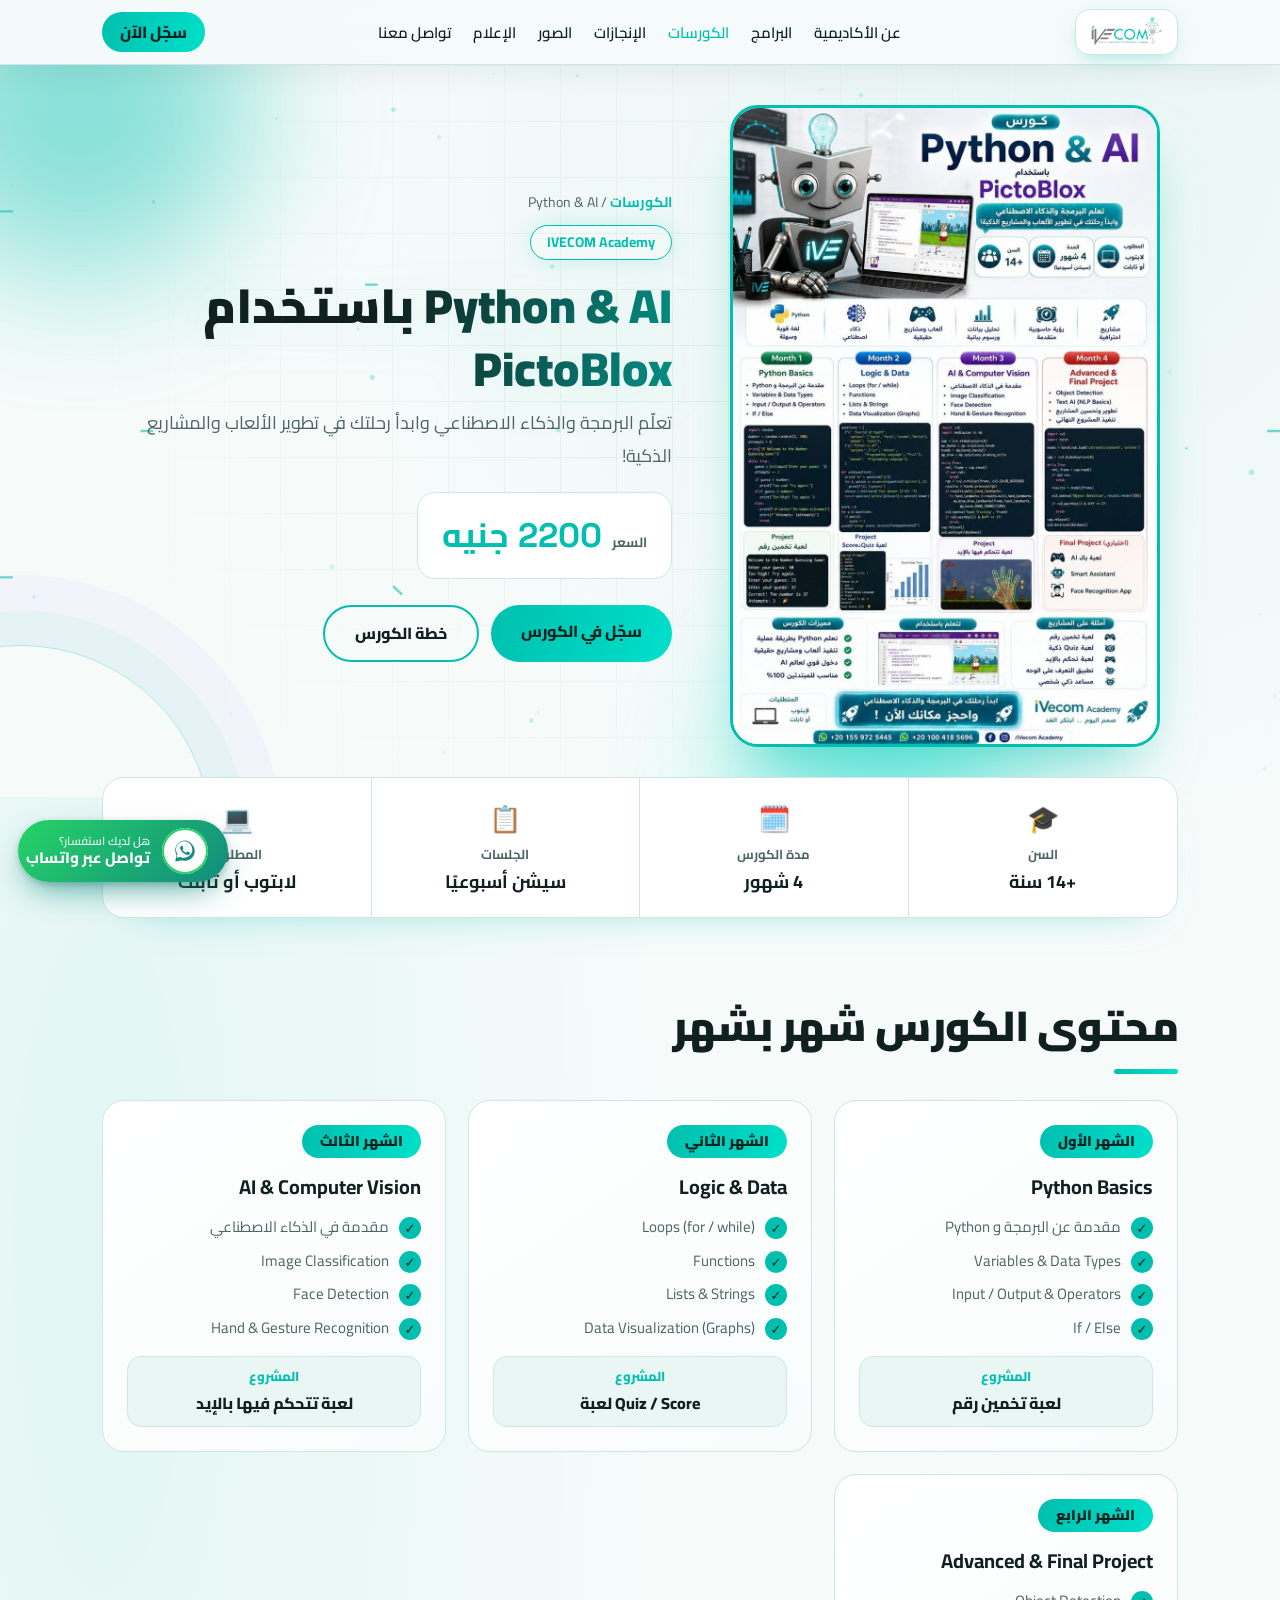
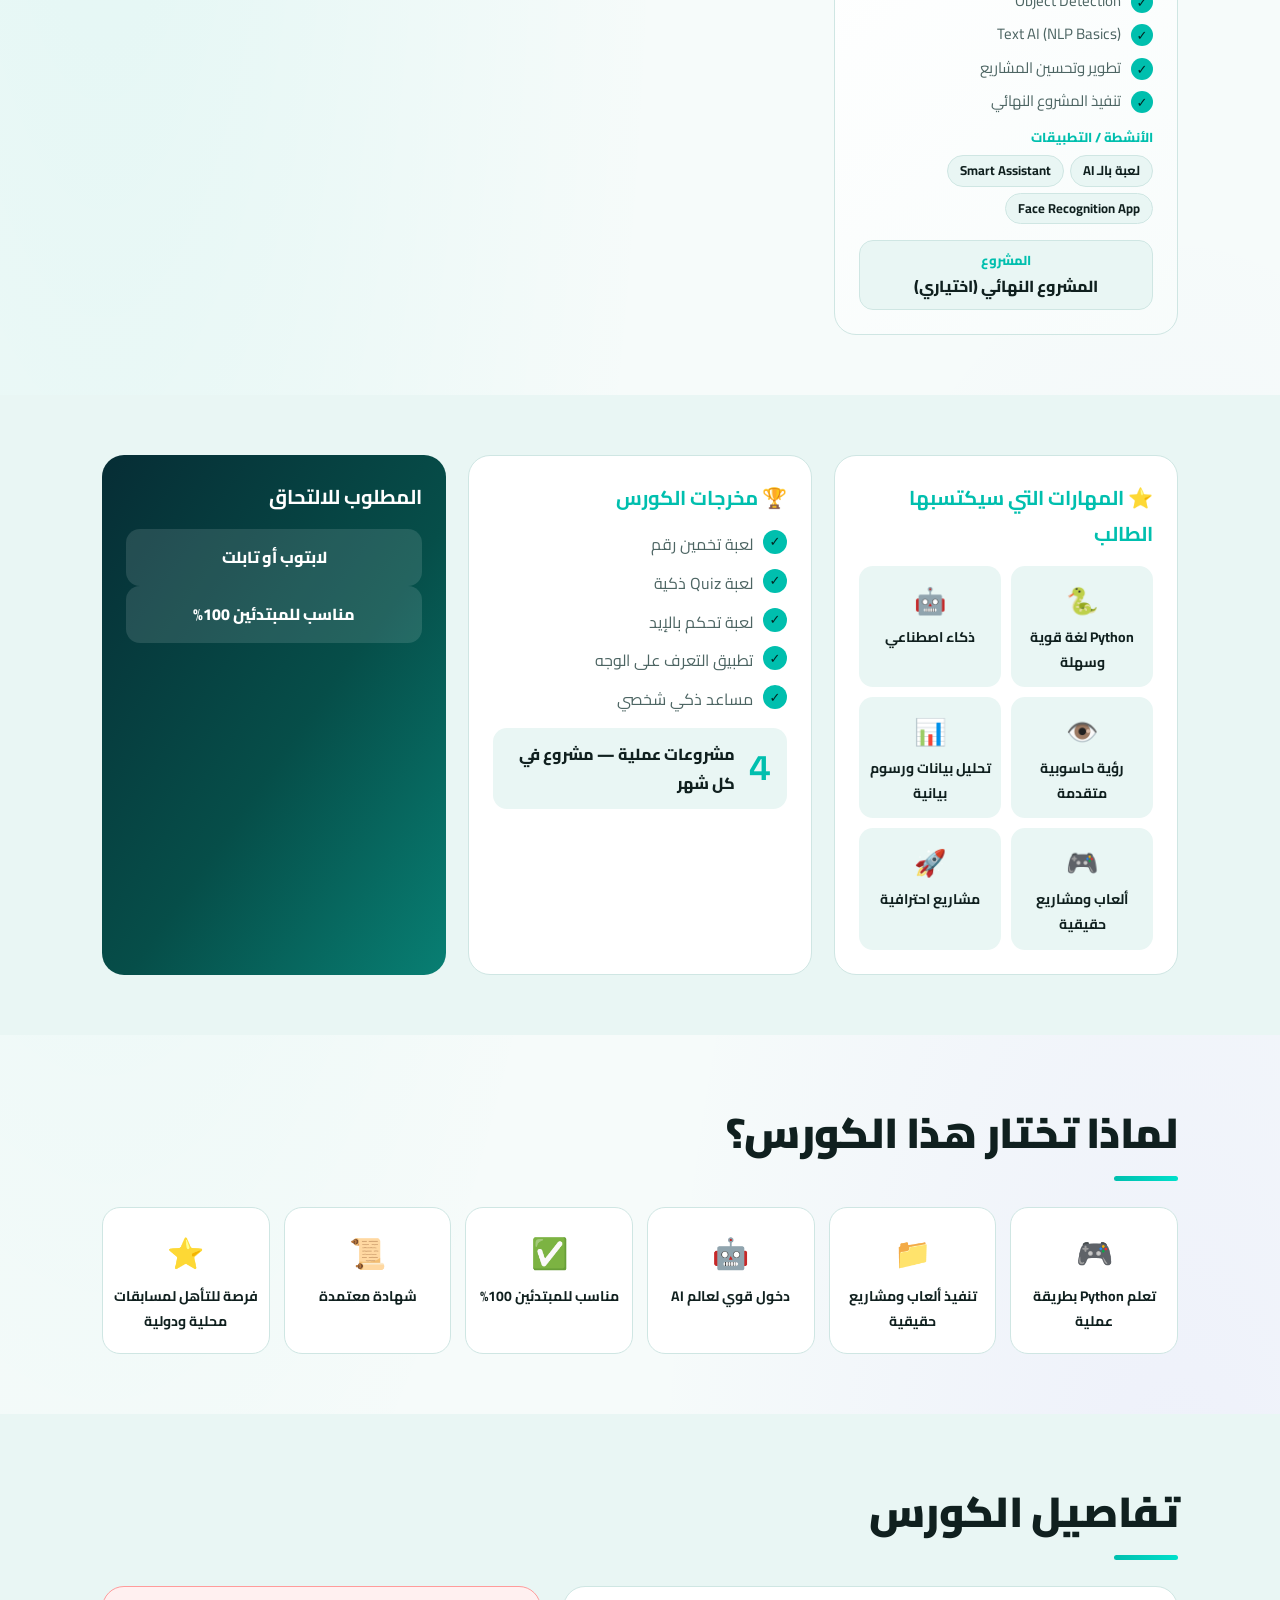
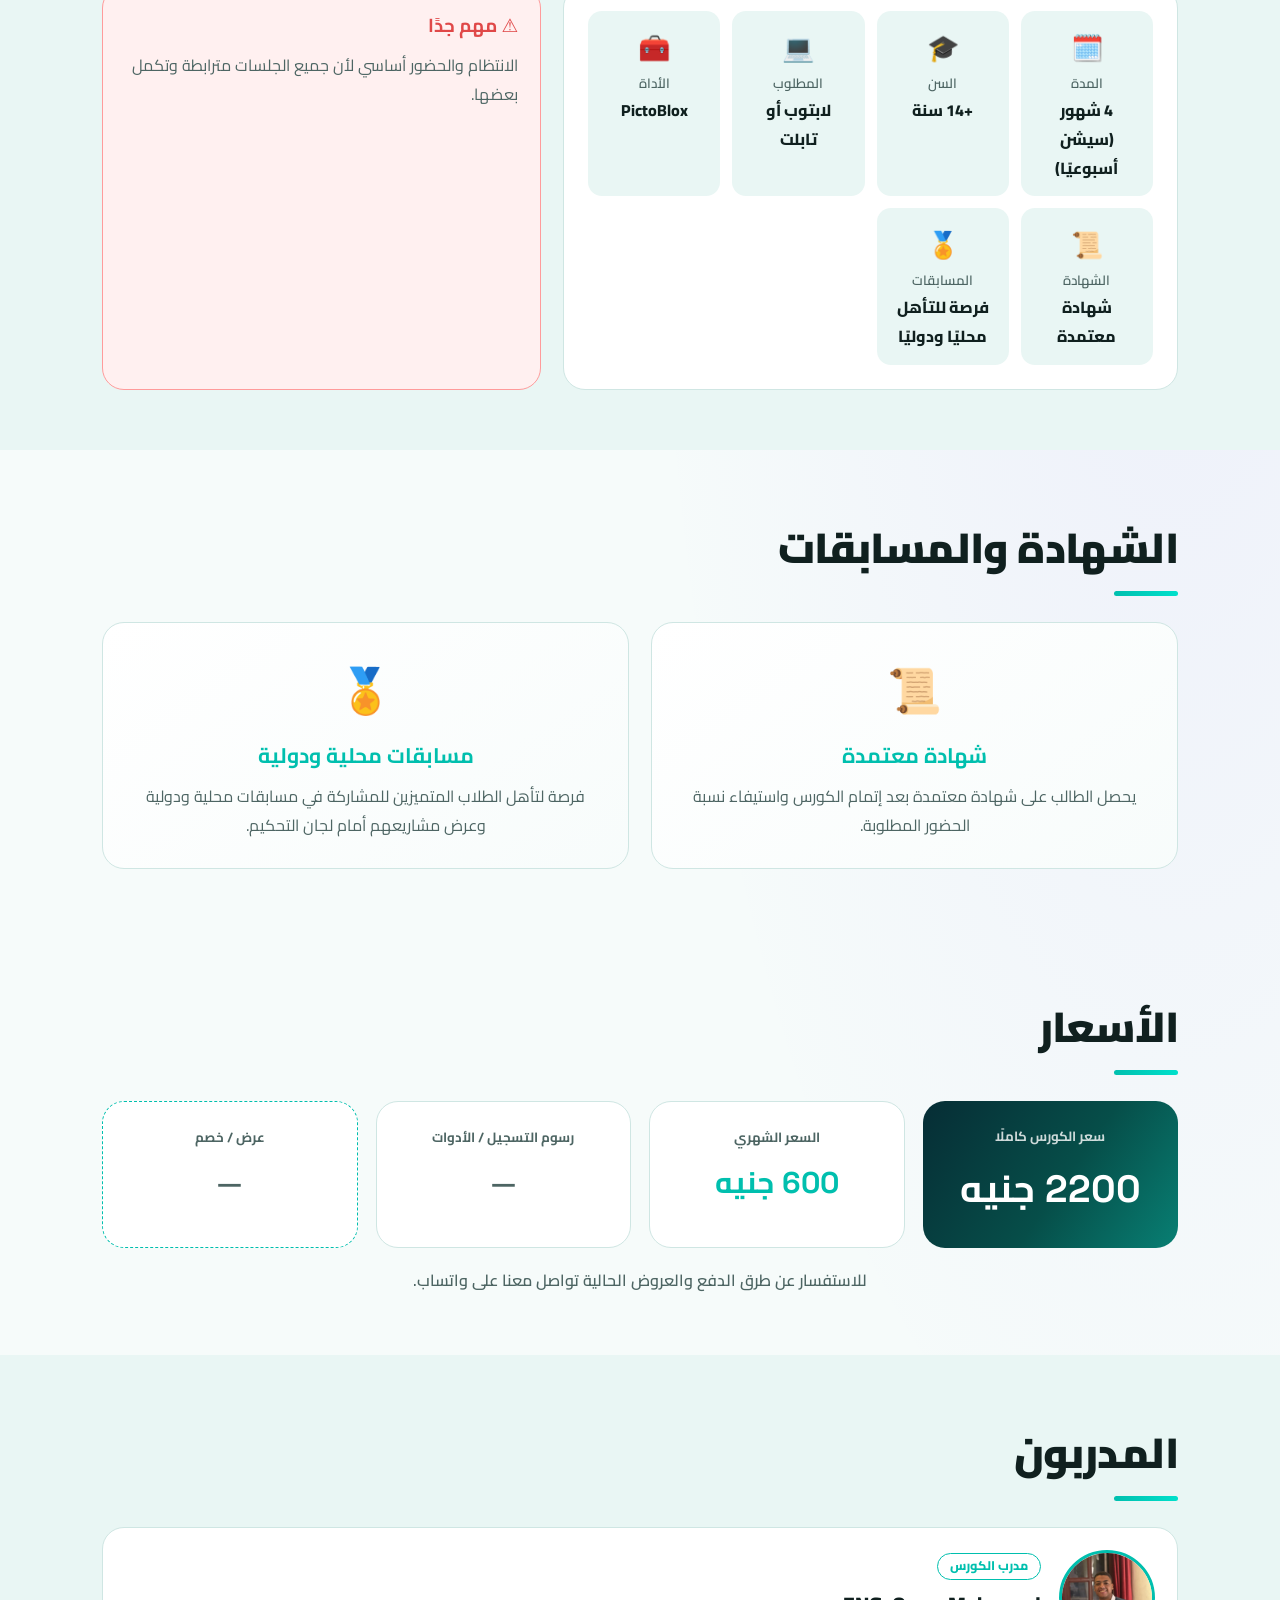
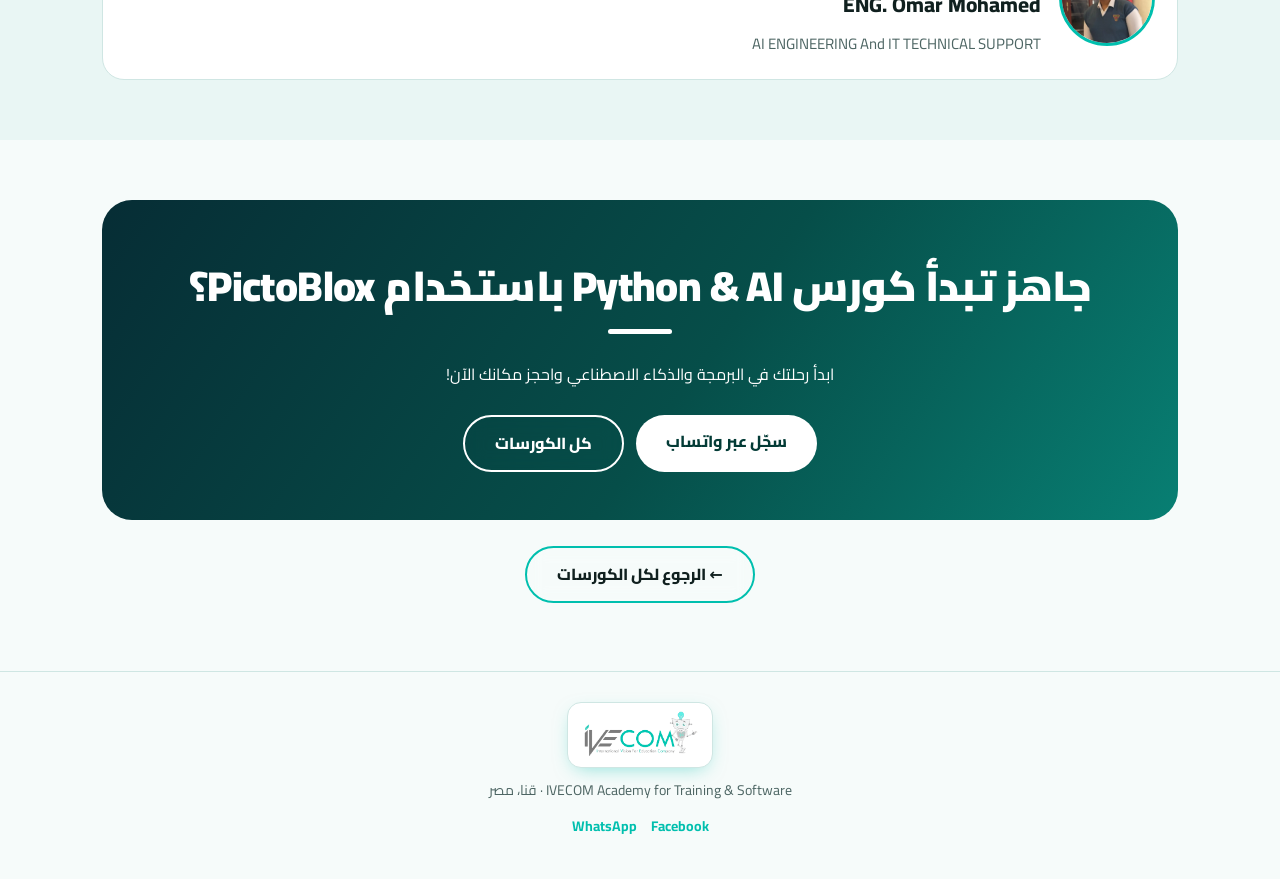
<file: courses/python/index.html>
<!DOCTYPE html>
<html lang="ar" dir="rtl">
<head>
<meta charset="utf-8">
<meta name="viewport" content="width=device-width, initial-scale=1, viewport-fit=cover">
<title>Python &amp; AI باستخدام PictoBlox | IVECOM Academy</title>
<link rel="stylesheet" href="https://fonts.googleapis.com/css2?family=Cairo:wght@400;600;800;900&family=Space+Grotesk:wght@500;700&display=swap">
<link rel="stylesheet" href="../../style.css">
<link rel="stylesheet" href="course.css">
<link rel="stylesheet" href="../hero-fx.css">
</head>
<body>
<div id="pg"></div>
<nav><div class="wrap"><a href="../../index.html"><img src="../../images/ivecom academy.png" alt="IVECOM"></a>
<ul><li><a href="../../index.html#about">عن الأكاديمية</a></li><li><a href="../../index.html#programs">البرامج</a></li><li class="nav-courses"><a href="../../courses/index.html">الكورسات</a></li><li><a href="../../index.html#wins">الإنجازات</a></li><li><a href="../../index.html#gallery">الصور</a></li><li><a href="../../index.html#press">الإعلام</a></li><li><a href="../../index.html#contact">تواصل معنا</a></li></ul>
<a class="btn p" href="../../index.html#register" style="padding:6px 18px">سجّل الآن</a></div></nav>
<header class="chero" id="top"><div class="blob b1"></div><div class="grid"></div>
<div class="wrap">
<div class="course-img poster rise" id="course-img"><a href="images/poster.webp" target="_blank" rel="noopener" aria-label="عرض بوستر الكورس بالحجم الكامل"><img src="images/poster.webp" alt="بوستر كورس Python &amp; AI" loading="eager"></a></div>
<div class="rise">
<div class="crumbs"><a href="../index.html">الكورسات</a> / Python &amp; AI</div>
<span class="ctag">IVECOM Academy</span>
<h1>Python &amp; AI باستخدام PictoBlox</h1>
<p class="lead">تعلّم البرمجة والذكاء الاصطناعي وابدأ رحلتك في تطوير الألعاب والمشاريع الذكية!</p>
<!-- ===== السعر بيظهر هنا تلقائيًا من قسم "الأسعار" (id=price-total) — أو اكتبه مباشرة داخل الـ span ===== -->
<a class="price-box" href="#pricing" aria-label="تفاصيل الأسعار"><small>السعر</small><span class="price" id="price"></span></a>
<div class="btns"><a class="btn p" href="https://wa.me/201004185696?text=%D8%B9%D8%A7%D9%8A%D8%B2%20%D8%A3%D8%B3%D8%AC%D9%84%20%D9%81%D9%8A%20%D9%83%D9%88%D8%B1%D8%B3%20Python%20%26%20AI%20%D9%81%D9%8A%20IVECOM" target="_blank" rel="noopener">سجّل في الكورس</a><a class="btn g" href="#plan">خطة الكورس</a></div>
</div></div></header>
<div class="facts-strip"><div class="wrap"><div class="fs rise">
<div><i>🎓</i><small>السن</small><b>+14 سنة</b></div>
<div><i>🗓️</i><small>مدة الكورس</small><b>4 شهور</b></div>
<div><i>📋</i><small>الجلسات</small><b>سيشن أسبوعيًا</b></div>
<div><i>💻</i><small>المطلوب</small><b>لابتوب أو تابلت</b></div>
</div></div></div>
<section class="csec" id="plan"><div class="wrap"><h2>محتوى الكورس شهر بشهر</h2>
<div class="months">
<div class="month rise"><span class="mbadge">الشهر الأول</span><h3>Python Basics</h3><ul><li>مقدمة عن البرمجة و Python</li><li>Variables &amp; Data Types</li><li>Input / Output &amp; Operators</li><li>If / Else</li></ul><div class="proj"><small>المشروع</small>لعبة تخمين رقم</div></div>
<div class="month rise"><span class="mbadge">الشهر الثاني</span><h3>Logic &amp; Data</h3><ul><li>Loops (for / while)</li><li>Functions</li><li>Lists &amp; Strings</li><li>Data Visualization (Graphs)</li></ul><div class="proj"><small>المشروع</small>لعبة Quiz / Score</div></div>
<div class="month rise"><span class="mbadge">الشهر الثالث</span><h3>AI &amp; Computer Vision</h3><ul><li>مقدمة في الذكاء الاصطناعي</li><li>Image Classification</li><li>Face Detection</li><li>Hand &amp; Gesture Recognition</li></ul><div class="proj"><small>المشروع</small>لعبة تتحكم فيها بالإيد</div></div>
<div class="month rise"><span class="mbadge">الشهر الرابع</span><h3>Advanced &amp; Final Project</h3><ul><li>Object Detection</li><li>Text AI (NLP Basics)</li><li>تطوير وتحسين المشاريع</li><li>تنفيذ المشروع النهائي</li></ul><div class="acts"><small>الأنشطة / التطبيقات</small><span>لعبة بالـ AI</span><span>Smart Assistant</span><span>Face Recognition App</span></div><div class="proj"><small>المشروع</small>المشروع النهائي (اختياري)</div></div>
</div></div></section>
<section class="csec alt" id="outcomes"><div class="wrap"><div class="tri">
<div class="box rise"><h3>⭐ المهارات التي سيكتسبها الطالب</h3><div class="skills"><div><i>🐍</i>Python لغة قوية وسهلة</div><div><i>🤖</i>ذكاء اصطناعي</div><div><i>👁️</i>رؤية حاسوبية متقدمة</div><div><i>📊</i>تحليل بيانات ورسوم بيانية</div><div><i>🎮</i>ألعاب ومشاريع حقيقية</div><div><i>🚀</i>مشاريع احترافية</div></div></div>
<div class="box rise"><h3>🏆 مخرجات الكورس</h3><ul><li>لعبة تخمين رقم</li><li>لعبة Quiz ذكية</li><li>لعبة تحكم بالإيد</li><li>تطبيق التعرف على الوجه</li><li>مساعد ذكي شخصي</li></ul><div class="pcount"><b>4</b>مشروعات عملية — مشروع في كل شهر</div></div>
<div class="box prereq rise" id="requirements"><h3>المطلوب للالتحاق</h3><p>لابتوب أو تابلت</p><p>مناسب للمبتدئين 100%</p></div>
</div></div></section>
<section class="csec" id="why"><div class="wrap"><h2>لماذا تختار هذا الكورس؟</h2>
<div class="why rise"><div><i>🎮</i>تعلم Python بطريقة عملية</div><div><i>📁</i>تنفيذ ألعاب ومشاريع حقيقية</div><div><i>🤖</i>دخول قوي لعالم AI</div><div><i>✅</i>مناسب للمبتدئين 100%</div><div><i>📜</i>شهادة معتمدة</div><div><i>⭐</i>فرصة للتأهل لمسابقات محلية ودولية</div></div>
</div></section>
<section class="csec alt" id="details"><div class="wrap"><h2>تفاصيل الكورس</h2>
<div class="details">
<div class="box rise"><div class="dl">
<div><i>🗓️</i><small>المدة</small>4 شهور (سيشن أسبوعيًا)</div>
<div><i>🎓</i><small>السن</small>+14 سنة</div>
<div><i>💻</i><small>المطلوب</small>لابتوب أو تابلت</div>
<div><i>🧰</i><small>الأداة</small>PictoBlox</div>
<div><i>📜</i><small>الشهادة</small>شهادة معتمدة</div>
<div><i>🏅</i><small>المسابقات</small>فرصة للتأهل محليًا ودوليًا</div></div></div>
<div class="note rise"><h3>⚠️ مهم جدًا</h3><p>الانتظام والحضور أساسي لأن جميع الجلسات مترابطة وتكمل بعضها.</p></div>
</div></div></section>
<section class="csec" id="certificate"><div class="wrap"><h2>الشهادة والمسابقات</h2>
<div class="cert rise">
<div class="cbox"><i>📜</i><h3>شهادة معتمدة</h3><p>يحصل الطالب على شهادة معتمدة بعد إتمام الكورس واستيفاء نسبة الحضور المطلوبة.</p></div>
<div class="cbox"><i>🏅</i><h3>مسابقات محلية ودولية</h3><p>فرصة لتأهل الطلاب المتميزين للمشاركة في مسابقات محلية ودولية وعرض مشاريعهم أمام لجان التحكيم.</p></div>
</div>
</div></section>

<section class="csec" id="pricing"><div class="wrap"><h2>الأسعار</h2>
<!-- ===== خانة الأسعار =====
     عدّل القيم داخل كل <span class="pv"> (اتركها فارغة لتظهر "—").
     السعر الكلي في الأعلى (id="price") بيتنسخ تلقائيًا من هنا. ===== -->
<div class="pricing rise">
<div class="pcell main"><small>سعر الكورس كاملًا</small><span class="pv" id="price-total">2200 جنيه</span></div>
<div class="pcell"><small>السعر الشهري</small><span class="pv" id="price-month">600 جنيه</span></div>
<div class="pcell"><small>رسوم التسجيل / الأدوات</small><span class="pv" id="price-fees"></span></div>
<div class="pcell offer"><small>عرض / خصم</small><span class="pv" id="price-offer"></span></div>
</div>
<p class="pnote rise">للاستفسار عن طرق الدفع والعروض الحالية تواصل معنا على واتساب.</p>
</div></section>

<section class="csec alt" id="trainers"><div class="wrap"><h2>المدربون</h2>
<div class="trainers">
<!-- ===== بطاقة مدرب =====
     • الصورة: ضع الملف في فولدر images ثم اكتب: <img src="images/trainer1.webp" alt="اسم المدرب">
     • الاسم والوصف: اكتبهم داخل t-name و t-desc
     • مدرب جديد: انسخ كتلة <div class="trainer rise"> بالكامل والصقها تحتها ===== -->
<div class="trainer rise">
<div class="t-img"><img src="images/instructor.webp" alt="ENG. Omar Mohamed" loading="lazy"></div>
<div><span class="t-role">مدرب الكورس</span><h3 class="t-name">ENG. Omar Mohamed</h3><p class="t-desc">AI ENGINEERING And IT TECHNICAL SUPPORT</p></div>
</div>
</div></div></section>

<section class="csec"><div class="wrap"><div class="enroll rise"><h2>جاهز تبدأ كورس Python &amp; AI باستخدام PictoBlox؟</h2><p>ابدأ رحلتك في البرمجة والذكاء الاصطناعي واحجز مكانك الآن!</p>
<div class="btns" style="justify-content:center"><a class="btn p" href="https://wa.me/201004185696?text=%D8%B9%D8%A7%D9%8A%D8%B2%20%D8%A3%D8%B3%D8%AC%D9%84%20%D9%81%D9%8A%20%D9%83%D9%88%D8%B1%D8%B3%20Python%20%26%20AI%20%D9%81%D9%8A%20IVECOM" target="_blank" rel="noopener">سجّل عبر واتساب</a><a class="btn g" style="color:#fff;border-color:#fff" href="../index.html">كل الكورسات</a></div></div>
<div class="back"><a class="btn g" href="../index.html">← الرجوع لكل الكورسات</a></div></div></section>

<footer><div class="wrap"><img src="../../images/ivecom academy.png" alt="IVECOM"><div>IVECOM Academy for Training &amp; Software · قنا، مصر</div><div class="soc"><a href="https://www.facebook.com/Ivecom.Qena" target="_blank" rel="noopener">Facebook</a><a href="https://wa.me/201004185696" target="_blank" rel="noopener">WhatsApp</a></div></div></footer>
<a class="wa" href="https://wa.me/201004185696?text=%D8%A7%D9%84%D8%B3%D9%84%D8%A7%D9%85%20%D8%B9%D9%84%D9%8A%D9%83%D9%85%D8%8C%20%D8%B9%D8%A7%D9%8A%D8%B2%20%D8%A3%D8%B3%D8%AA%D9%81%D8%B3%D8%B1%20%D8%B9%D9%86%20%D9%83%D9%88%D8%B1%D8%B3%20Python%20%26%20AI%20%D9%81%D9%8A%20IVECOM" target="_blank" rel="noopener" aria-label="تواصل معنا عبر واتساب">
<span class="wa-ic"><svg viewBox="0 0 32 32" width="26" height="26" aria-hidden="true" focusable="false"><path fill="currentColor" d="M16.04 3C9.4 3 4 8.38 4 15.02c0 2.12.55 4.19 1.6 6.01L4 29l8.14-1.57a12.02 12.02 0 0 0 3.9.65h.01C22.68 28.08 28 22.7 28 16.06 28 12.85 26.75 9.83 24.48 7.56A11.94 11.94 0 0 0 16.04 3Zm0 22.03h-.01a9.97 9.97 0 0 1-5.08-1.39l-.36-.22-4.83.93.96-4.7-.24-.38a9.93 9.93 0 0 1-1.52-5.25c0-5.5 4.5-9.97 10.05-9.97 2.68 0 5.2 1.04 7.09 2.93a9.9 9.9 0 0 1 2.94 7.05c0 5.5-4.52 9.99-10.6 9.99Zm5.5-7.47c-.3-.15-1.78-.88-2.06-.98-.27-.1-.47-.15-.67.15-.2.3-.77.98-.94 1.18-.17.2-.35.22-.65.07-.3-.15-1.27-.47-2.42-1.5-.9-.8-1.5-1.78-1.67-2.08-.17-.3-.02-.46.13-.61.14-.13.3-.35.45-.52.15-.18.2-.3.3-.5.1-.2.05-.37-.02-.52-.08-.15-.67-1.62-.92-2.22-.24-.58-.49-.5-.67-.51h-.57c-.2 0-.52.07-.8.37-.27.3-1.04 1.02-1.04 2.5s1.07 2.9 1.22 3.1c.15.2 2.1 3.2 5.08 4.49.71.3 1.26.49 1.7.63.71.23 1.36.2 1.87.12.57-.08 1.78-.73 2.03-1.43.25-.7.25-1.3.17-1.43-.07-.13-.27-.2-.57-.35Z"/></svg></span>
<span class="wa-tx"><small>هل لديك استفسار؟</small><b>تواصل عبر واتساب</b></span>
</a>
<script src="course.js" defer></script>
<script src="../hero-fx.js" defer></script>
</body>
</html>
</file>
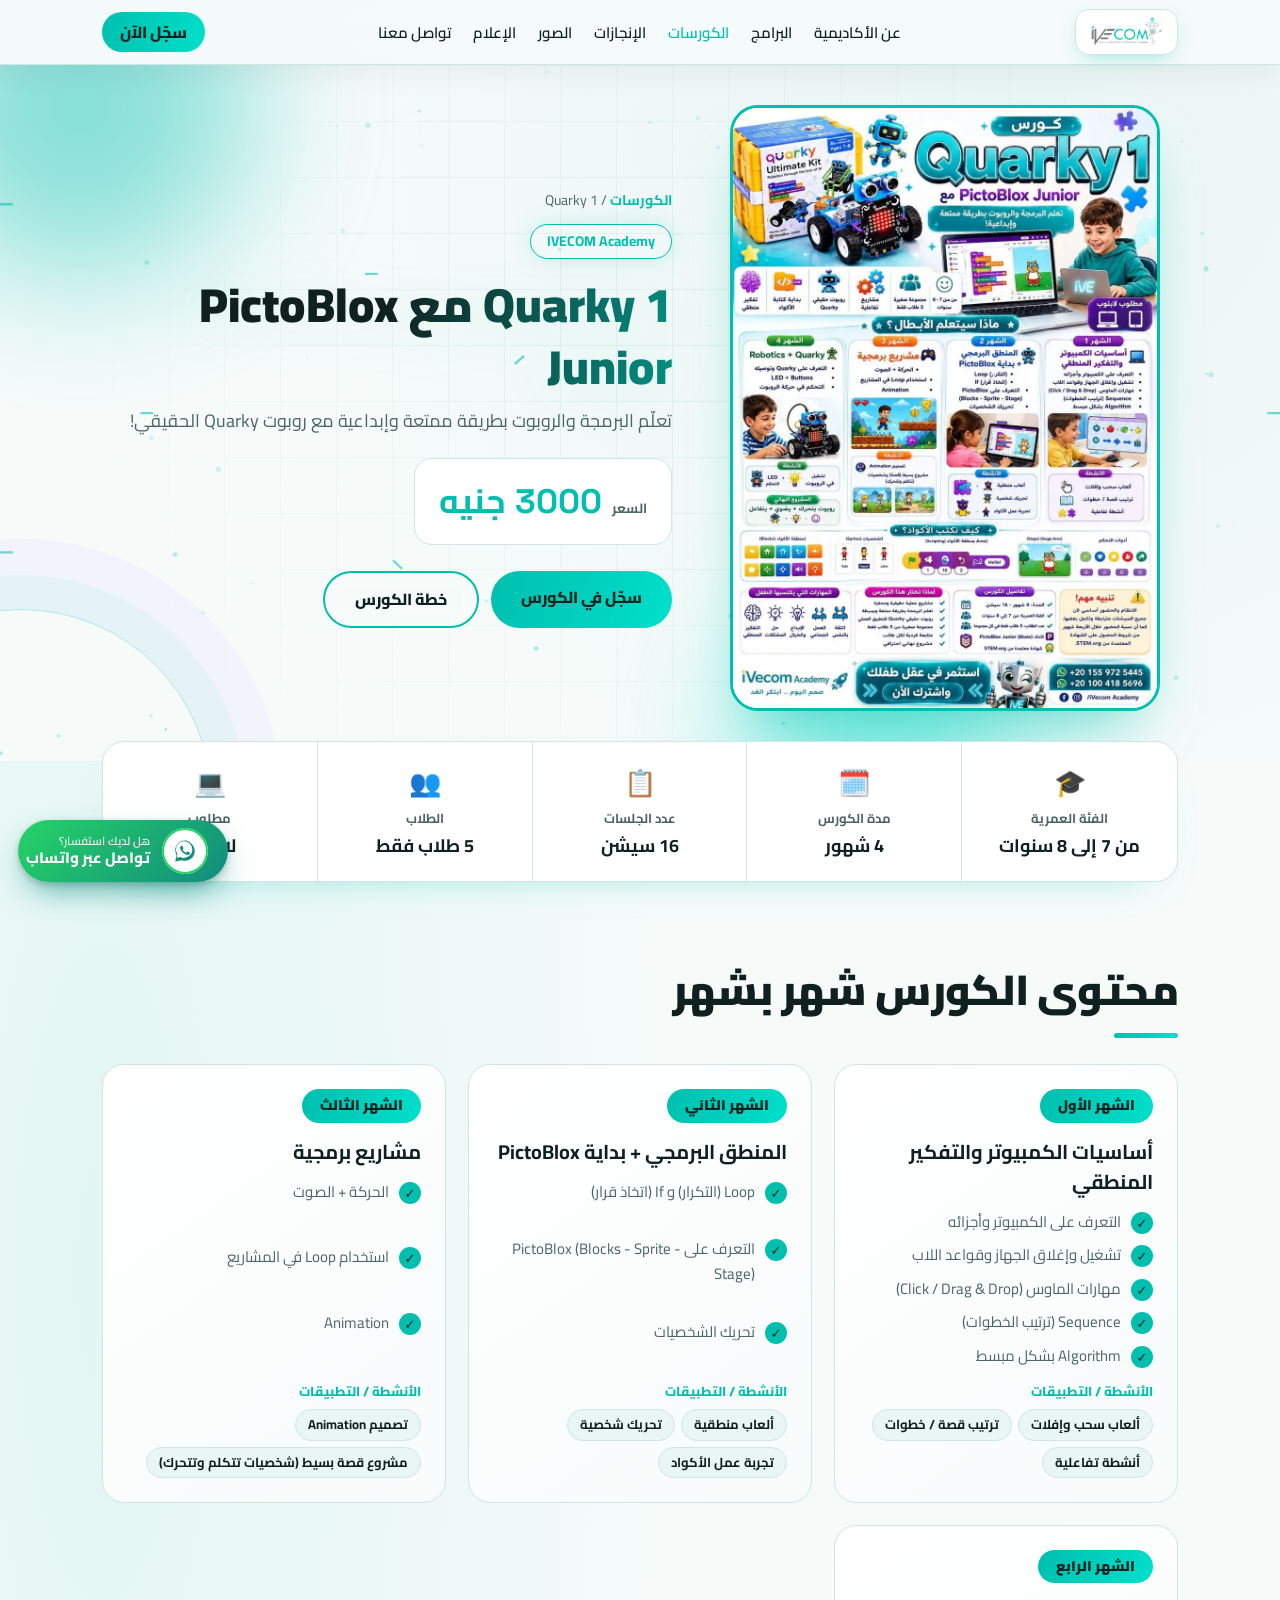
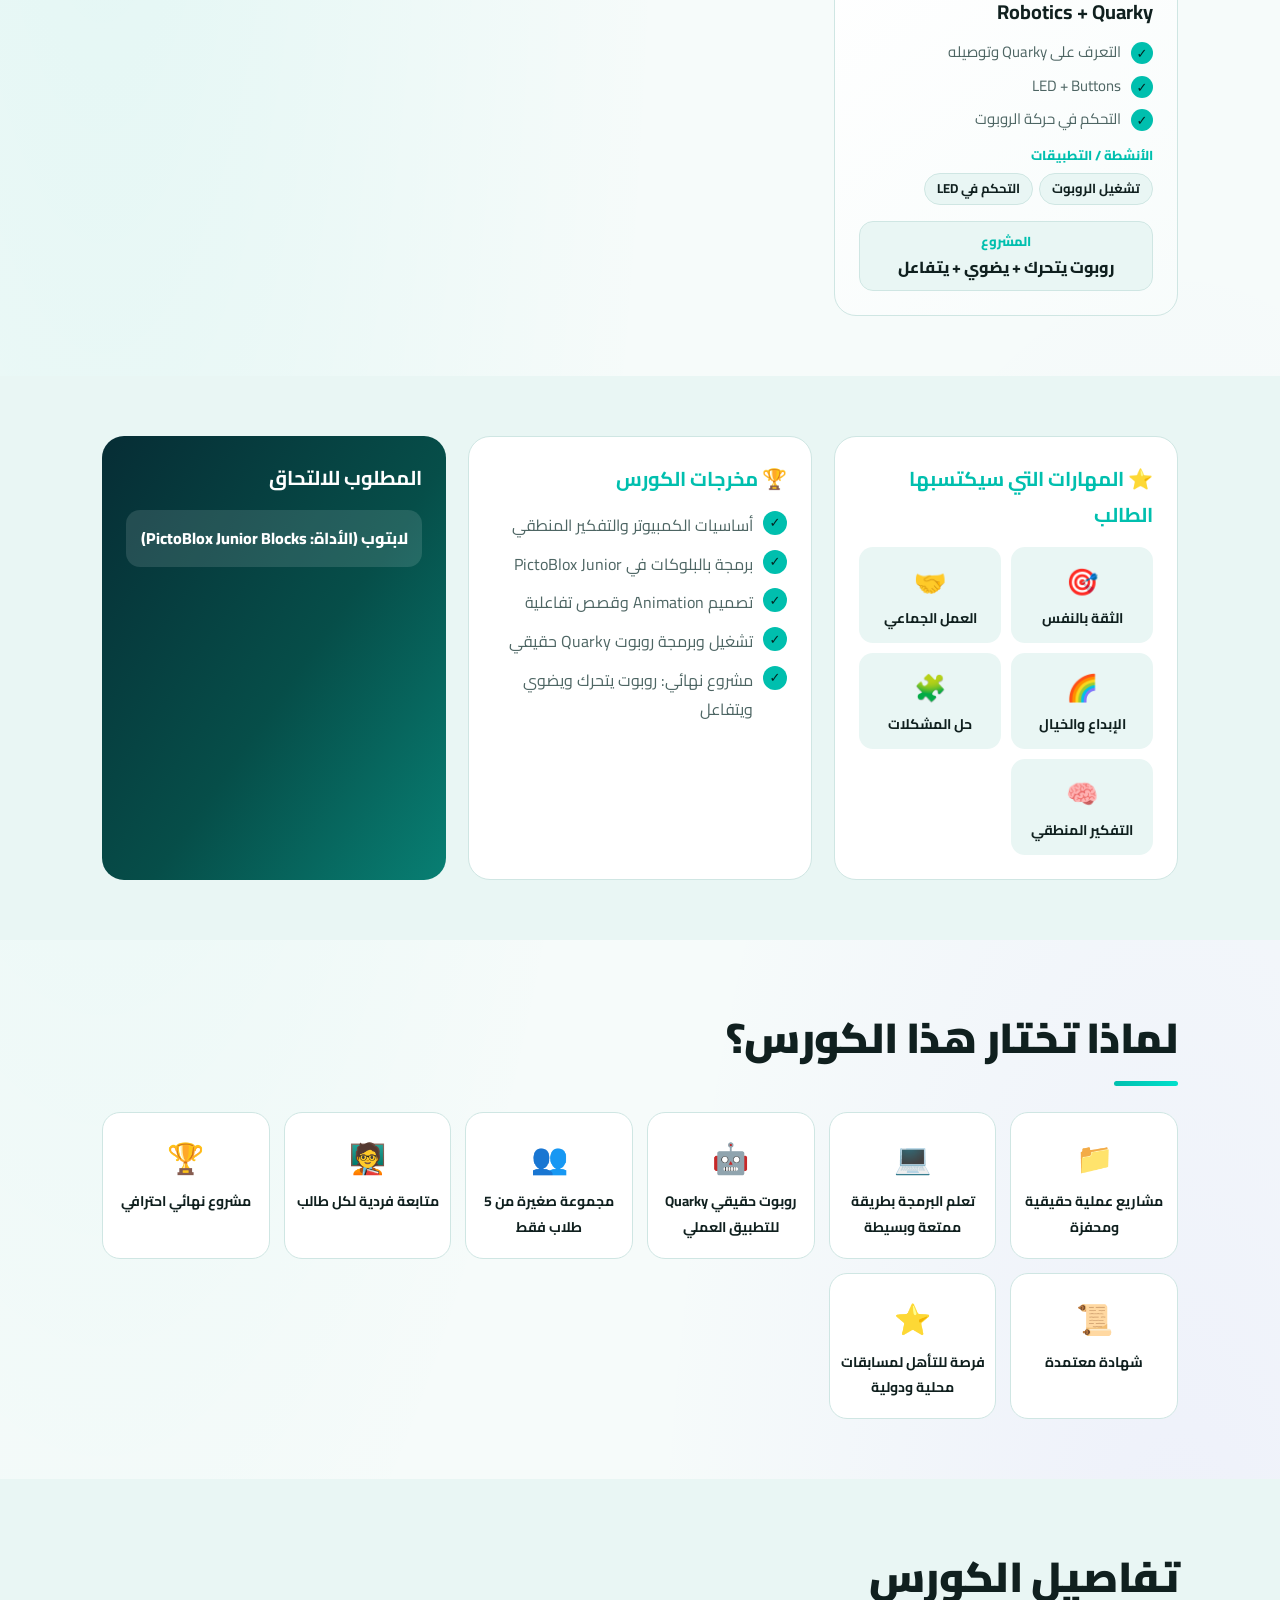
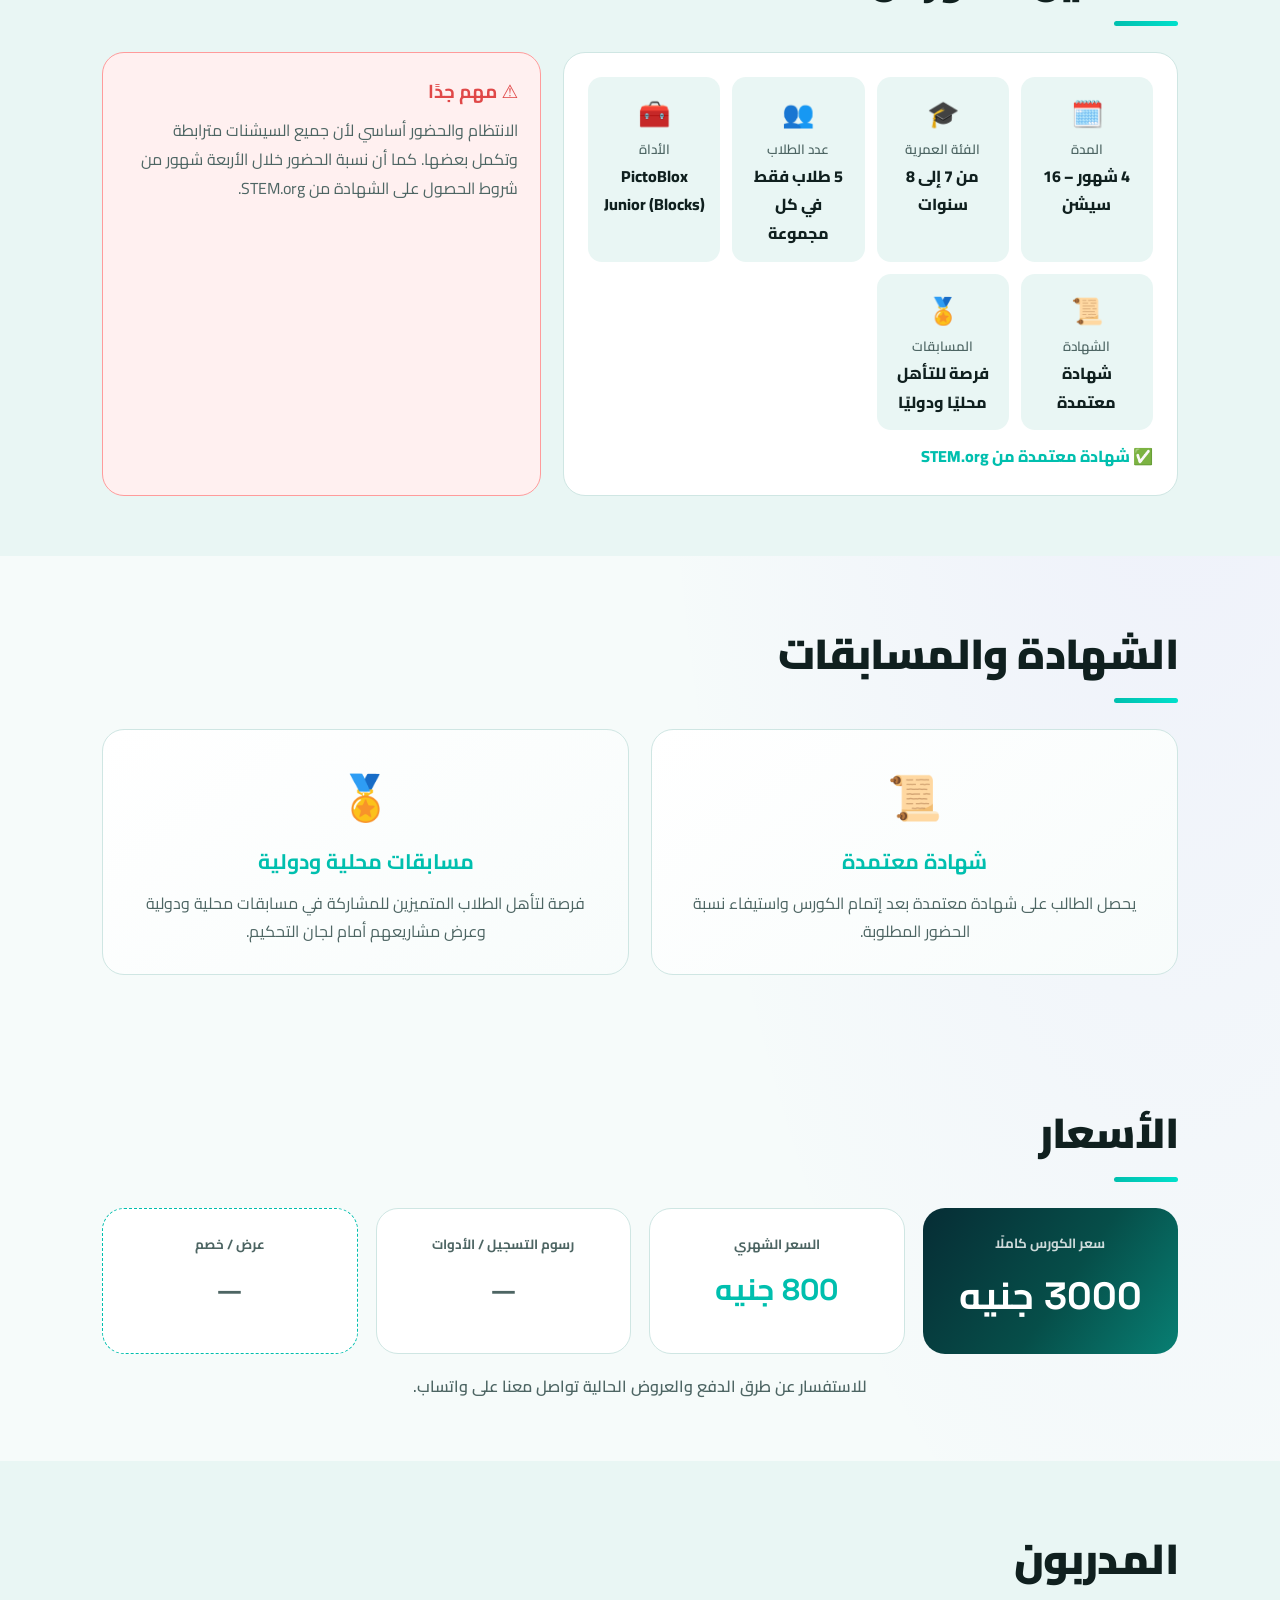
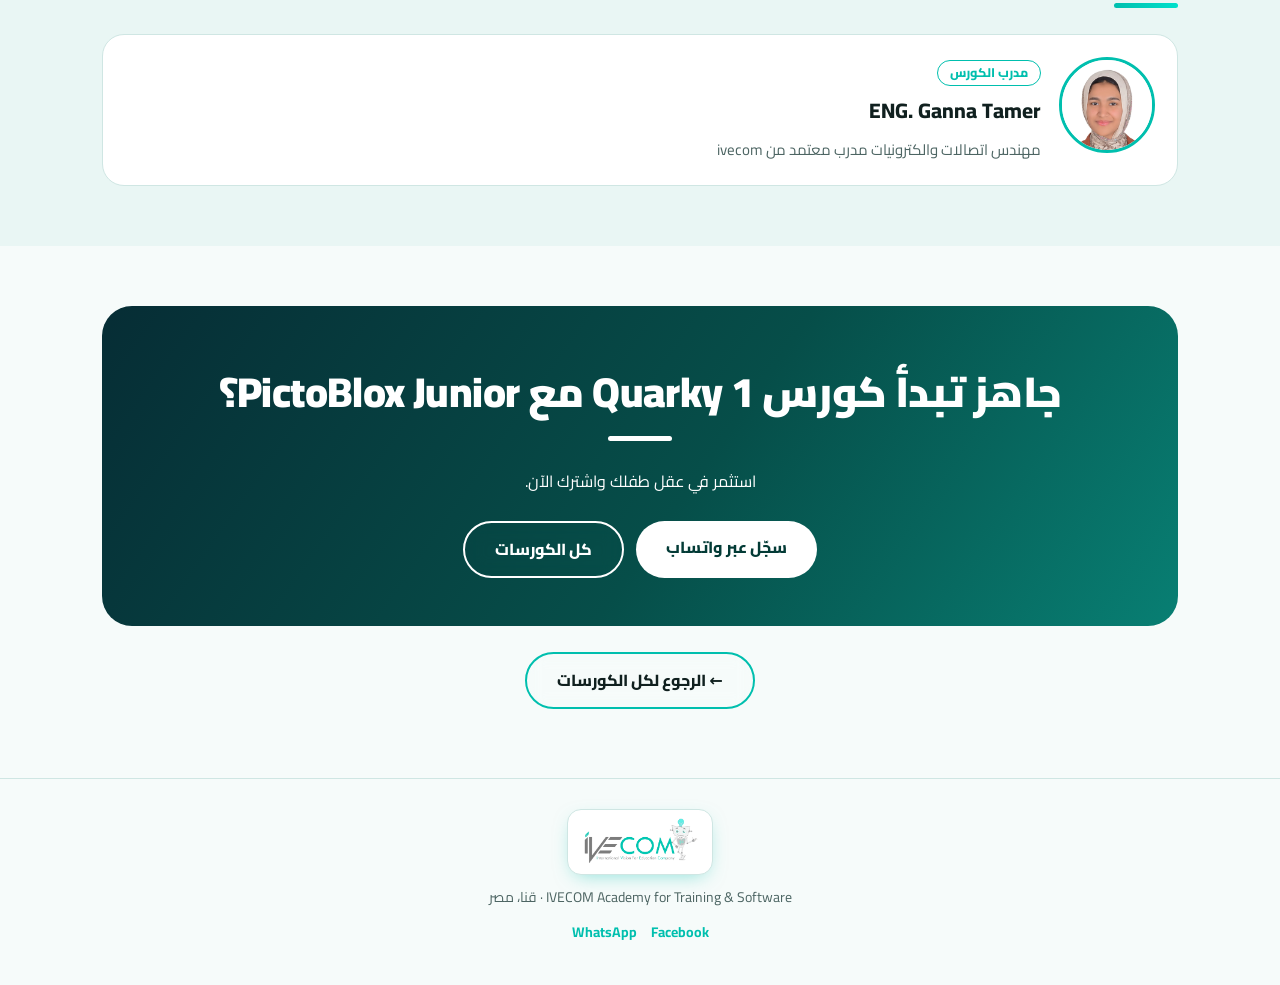
<file: courses/quarky1/index.html>
<!DOCTYPE html>
<html lang="ar" dir="rtl">
<head>
<meta charset="utf-8">
<meta name="viewport" content="width=device-width, initial-scale=1, viewport-fit=cover">
<title>Quarky 1 مع PictoBlox Junior | IVECOM Academy</title>
<link rel="stylesheet" href="https://fonts.googleapis.com/css2?family=Cairo:wght@400;600;800;900&family=Space+Grotesk:wght@500;700&display=swap">
<link rel="stylesheet" href="../../style.css">
<link rel="stylesheet" href="course.css">
<link rel="stylesheet" href="../hero-fx.css">
</head>
<body>
<div id="pg"></div>
<nav><div class="wrap"><a href="../../index.html"><img src="../../images/ivecom academy.png" alt="IVECOM"></a>
<ul><li><a href="../../index.html#about">عن الأكاديمية</a></li><li><a href="../../index.html#programs">البرامج</a></li><li class="nav-courses"><a href="../../courses/index.html">الكورسات</a></li><li><a href="../../index.html#wins">الإنجازات</a></li><li><a href="../../index.html#gallery">الصور</a></li><li><a href="../../index.html#press">الإعلام</a></li><li><a href="../../index.html#contact">تواصل معنا</a></li></ul>
<a class="btn p" href="../../index.html#register" style="padding:6px 18px">سجّل الآن</a></div></nav>
<header class="chero" id="top"><div class="blob b1"></div><div class="grid"></div>
<div class="wrap">
<div class="course-img poster rise" id="course-img"><a href="images/poster.webp" target="_blank" rel="noopener" aria-label="عرض بوستر الكورس بالحجم الكامل"><img src="images/poster.webp" alt="بوستر كورس Quarky 1" loading="eager"></a></div>
<div class="rise">
<div class="crumbs"><a href="../index.html">الكورسات</a> / Quarky 1</div>
<span class="ctag">IVECOM Academy</span>
<h1>Quarky 1 مع PictoBlox Junior</h1>
<p class="lead">تعلّم البرمجة والروبوت بطريقة ممتعة وإبداعية مع روبوت Quarky الحقيقي!</p>
<!-- ===== السعر بيظهر هنا تلقائيًا من قسم "الأسعار" (id=price-total) — أو اكتبه مباشرة داخل الـ span ===== -->
<a class="price-box" href="#pricing" aria-label="تفاصيل الأسعار"><small>السعر</small><span class="price" id="price"></span></a>
<div class="btns"><a class="btn p" href="https://wa.me/201004185696?text=%D8%B9%D8%A7%D9%8A%D8%B2%20%D8%A3%D8%B3%D8%AC%D9%84%20%D9%81%D9%8A%20%D9%83%D9%88%D8%B1%D8%B3%20Quarky%201%20%D9%81%D9%8A%20IVECOM" target="_blank" rel="noopener">سجّل في الكورس</a><a class="btn g" href="#plan">خطة الكورس</a></div>
</div></div></header>
<div class="facts-strip"><div class="wrap"><div class="fs rise">
<div><i>🎓</i><small>الفئة العمرية</small><b>من 7 إلى 8 سنوات</b></div>
<div><i>🗓️</i><small>مدة الكورس</small><b>4 شهور</b></div>
<div><i>📋</i><small>عدد الجلسات</small><b>16 سيشن</b></div>
<div><i>👥</i><small>الطلاب</small><b>5 طلاب فقط</b></div>
<div><i>💻</i><small>مطلوب</small><b>لابتوب</b></div>
</div></div></div>
<section class="csec" id="plan"><div class="wrap"><h2>محتوى الكورس شهر بشهر</h2>
<div class="months">
<div class="month rise"><span class="mbadge">الشهر الأول</span><h3>أساسيات الكمبيوتر والتفكير المنطقي</h3><ul><li>التعرف على الكمبيوتر وأجزائه</li><li>تشغيل وإغلاق الجهاز وقواعد اللاب</li><li>مهارات الماوس (Click / Drag &amp; Drop)</li><li>Sequence (ترتيب الخطوات)</li><li>Algorithm بشكل مبسط</li></ul><div class="acts"><small>الأنشطة / التطبيقات</small><span>ألعاب سحب وإفلات</span><span>ترتيب قصة / خطوات</span><span>أنشطة تفاعلية</span></div></div>
<div class="month rise"><span class="mbadge">الشهر الثاني</span><h3>المنطق البرمجي + بداية PictoBlox</h3><ul><li>Loop (التكرار) و If (اتخاذ قرار)</li><li>التعرف على PictoBlox (Blocks - Sprite - Stage)</li><li>تحريك الشخصيات</li></ul><div class="acts"><small>الأنشطة / التطبيقات</small><span>ألعاب منطقية</span><span>تحريك شخصية</span><span>تجربة عمل الأكواد</span></div></div>
<div class="month rise"><span class="mbadge">الشهر الثالث</span><h3>مشاريع برمجية</h3><ul><li>الحركة + الصوت</li><li>استخدام Loop في المشاريع</li><li>Animation</li></ul><div class="acts"><small>الأنشطة / التطبيقات</small><span>تصميم Animation</span><span>مشروع قصة بسيط (شخصيات تتكلم وتتحرك)</span></div></div>
<div class="month rise"><span class="mbadge">الشهر الرابع</span><h3>Robotics + Quarky</h3><ul><li>التعرف على Quarky وتوصيله</li><li>LED + Buttons</li><li>التحكم في حركة الروبوت</li></ul><div class="acts"><small>الأنشطة / التطبيقات</small><span>تشغيل الروبوت</span><span>التحكم في LED</span></div><div class="proj"><small>المشروع</small>روبوت يتحرك + يضوي + يتفاعل</div></div>
</div></div></section>
<section class="csec alt" id="outcomes"><div class="wrap"><div class="tri">
<div class="box rise"><h3>⭐ المهارات التي سيكتسبها الطالب</h3><div class="skills"><div><i>🎯</i>الثقة بالنفس</div><div><i>🤝</i>العمل الجماعي</div><div><i>🌈</i>الإبداع والخيال</div><div><i>🧩</i>حل المشكلات</div><div><i>🧠</i>التفكير المنطقي</div></div></div>
<div class="box rise"><h3>🏆 مخرجات الكورس</h3><ul><li>أساسيات الكمبيوتر والتفكير المنطقي</li><li>برمجة بالبلوكات في PictoBlox Junior</li><li>تصميم Animation وقصص تفاعلية</li><li>تشغيل وبرمجة روبوت Quarky حقيقي</li><li>مشروع نهائي: روبوت يتحرك ويضوي ويتفاعل</li></ul></div>
<div class="box prereq rise" id="requirements"><h3>المطلوب للالتحاق</h3><p>لابتوب (الأداة: PictoBlox Junior Blocks)</p></div>
</div></div></section>
<section class="csec" id="why"><div class="wrap"><h2>لماذا تختار هذا الكورس؟</h2>
<div class="why rise"><div><i>📁</i>مشاريع عملية حقيقية ومحفزة</div><div><i>💻</i>تعلم البرمجة بطريقة ممتعة وبسيطة</div><div><i>🤖</i>روبوت حقيقي Quarky للتطبيق العملي</div><div><i>👥</i>مجموعة صغيرة من 5 طلاب فقط</div><div><i>🧑‍🏫</i>متابعة فردية لكل طالب</div><div><i>🏆</i>مشروع نهائي احترافي</div><div><i>📜</i>شهادة معتمدة</div><div><i>⭐</i>فرصة للتأهل لمسابقات محلية ودولية</div></div>
</div></section>
<section class="csec alt" id="details"><div class="wrap"><h2>تفاصيل الكورس</h2>
<div class="details">
<div class="box rise"><div class="dl">
<div><i>🗓️</i><small>المدة</small>4 شهور – 16 سيشن</div>
<div><i>🎓</i><small>الفئة العمرية</small>من 7 إلى 8 سنوات</div>
<div><i>👥</i><small>عدد الطلاب</small>5 طلاب فقط في كل مجموعة</div>
<div><i>🧰</i><small>الأداة</small>PictoBlox Junior (Blocks)</div>
<div><i>📜</i><small>الشهادة</small>شهادة معتمدة</div>
<div><i>🏅</i><small>المسابقات</small>فرصة للتأهل محليًا ودوليًا</div></div>
<div class="stemb">✅ شهادة معتمدة من STEM.org</div></div>
<div class="note rise"><h3>⚠️ مهم جدًا</h3><p>الانتظام والحضور أساسي لأن جميع السيشنات مترابطة وتكمل بعضها. كما أن نسبة الحضور خلال الأربعة شهور من شروط الحصول على الشهادة من STEM.org.</p></div>
</div></div></section>
<section class="csec" id="certificate"><div class="wrap"><h2>الشهادة والمسابقات</h2>
<div class="cert rise">
<div class="cbox"><i>📜</i><h3>شهادة معتمدة</h3><p>يحصل الطالب على شهادة معتمدة بعد إتمام الكورس واستيفاء نسبة الحضور المطلوبة.</p></div>
<div class="cbox"><i>🏅</i><h3>مسابقات محلية ودولية</h3><p>فرصة لتأهل الطلاب المتميزين للمشاركة في مسابقات محلية ودولية وعرض مشاريعهم أمام لجان التحكيم.</p></div>
</div>
</div></section>

<section class="csec" id="pricing"><div class="wrap"><h2>الأسعار</h2>
<!-- ===== خانة الأسعار =====
     عدّل القيم داخل كل <span class="pv"> (اتركها فارغة لتظهر "—").
     السعر الكلي في الأعلى (id="price") بيتنسخ تلقائيًا من هنا. ===== -->
<div class="pricing rise">
<div class="pcell main"><small>سعر الكورس كاملًا</small><span class="pv" id="price-total">3000 جنيه</span></div>
<div class="pcell"><small>السعر الشهري</small><span class="pv" id="price-month">800 جنيه</span></div>
<div class="pcell"><small>رسوم التسجيل / الأدوات</small><span class="pv" id="price-fees"></span></div>
<div class="pcell offer"><small>عرض / خصم</small><span class="pv" id="price-offer"></span></div>
</div>
<p class="pnote rise">للاستفسار عن طرق الدفع والعروض الحالية تواصل معنا على واتساب.</p>
</div></section>

<section class="csec alt" id="trainers"><div class="wrap"><h2>المدربون</h2>
<div class="trainers">
<!-- ===== بطاقة مدرب =====
     • الصورة: ضع الملف في فولدر images ثم اكتب: <img src="images/trainer1.webp" alt="اسم المدرب">
     • الاسم والوصف: اكتبهم داخل t-name و t-desc
     • مدرب جديد: انسخ كتلة <div class="trainer rise"> بالكامل والصقها تحتها ===== -->
<div class="trainer rise">
<div class="t-img"><img src="images/instructor.webp" alt="ENG. Ganna Tamer" loading="lazy"></div>
<div><span class="t-role">مدرب الكورس</span><h3 class="t-name">ENG. Ganna Tamer</h3><p class="t-desc">مهندس اتصالات والكترونيات مدرب معتمد من ivecom</p></div>
</div>
</div></div></section>

<section class="csec"><div class="wrap"><div class="enroll rise"><h2>جاهز تبدأ كورس Quarky 1 مع PictoBlox Junior؟</h2><p>استثمر في عقل طفلك واشترك الآن.</p>
<div class="btns" style="justify-content:center"><a class="btn p" href="https://wa.me/201004185696?text=%D8%B9%D8%A7%D9%8A%D8%B2%20%D8%A3%D8%B3%D8%AC%D9%84%20%D9%81%D9%8A%20%D9%83%D9%88%D8%B1%D8%B3%20Quarky%201%20%D9%81%D9%8A%20IVECOM" target="_blank" rel="noopener">سجّل عبر واتساب</a><a class="btn g" style="color:#fff;border-color:#fff" href="../index.html">كل الكورسات</a></div></div>
<div class="back"><a class="btn g" href="../index.html">← الرجوع لكل الكورسات</a></div></div></section>

<footer><div class="wrap"><img src="../../images/ivecom academy.png" alt="IVECOM"><div>IVECOM Academy for Training &amp; Software · قنا، مصر</div><div class="soc"><a href="https://www.facebook.com/Ivecom.Qena" target="_blank" rel="noopener">Facebook</a><a href="https://wa.me/201004185696" target="_blank" rel="noopener">WhatsApp</a></div></div></footer>
<a class="wa" href="https://wa.me/201004185696?text=%D8%A7%D9%84%D8%B3%D9%84%D8%A7%D9%85%20%D8%B9%D9%84%D9%8A%D9%83%D9%85%D8%8C%20%D8%B9%D8%A7%D9%8A%D8%B2%20%D8%A3%D8%B3%D8%AA%D9%81%D8%B3%D8%B1%20%D8%B9%D9%86%20%D9%83%D9%88%D8%B1%D8%B3%20Quarky%201%20%D9%81%D9%8A%20IVECOM" target="_blank" rel="noopener" aria-label="تواصل معنا عبر واتساب">
<span class="wa-ic"><svg viewBox="0 0 32 32" width="26" height="26" aria-hidden="true" focusable="false"><path fill="currentColor" d="M16.04 3C9.4 3 4 8.38 4 15.02c0 2.12.55 4.19 1.6 6.01L4 29l8.14-1.57a12.02 12.02 0 0 0 3.9.65h.01C22.68 28.08 28 22.7 28 16.06 28 12.85 26.75 9.83 24.48 7.56A11.94 11.94 0 0 0 16.04 3Zm0 22.03h-.01a9.97 9.97 0 0 1-5.08-1.39l-.36-.22-4.83.93.96-4.7-.24-.38a9.93 9.93 0 0 1-1.52-5.25c0-5.5 4.5-9.97 10.05-9.97 2.68 0 5.2 1.04 7.09 2.93a9.9 9.9 0 0 1 2.94 7.05c0 5.5-4.52 9.99-10.6 9.99Zm5.5-7.47c-.3-.15-1.78-.88-2.06-.98-.27-.1-.47-.15-.67.15-.2.3-.77.98-.94 1.18-.17.2-.35.22-.65.07-.3-.15-1.27-.47-2.42-1.5-.9-.8-1.5-1.78-1.67-2.08-.17-.3-.02-.46.13-.61.14-.13.3-.35.45-.52.15-.18.2-.3.3-.5.1-.2.05-.37-.02-.52-.08-.15-.67-1.62-.92-2.22-.24-.58-.49-.5-.67-.51h-.57c-.2 0-.52.07-.8.37-.27.3-1.04 1.02-1.04 2.5s1.07 2.9 1.22 3.1c.15.2 2.1 3.2 5.08 4.49.71.3 1.26.49 1.7.63.71.23 1.36.2 1.87.12.57-.08 1.78-.73 2.03-1.43.25-.7.25-1.3.17-1.43-.07-.13-.27-.2-.57-.35Z"/></svg></span>
<span class="wa-tx"><small>هل لديك استفسار؟</small><b>تواصل عبر واتساب</b></span>
</a>
<script src="course.js" defer></script>
<script src="../hero-fx.js" defer></script>
</body>
</html>
</file>
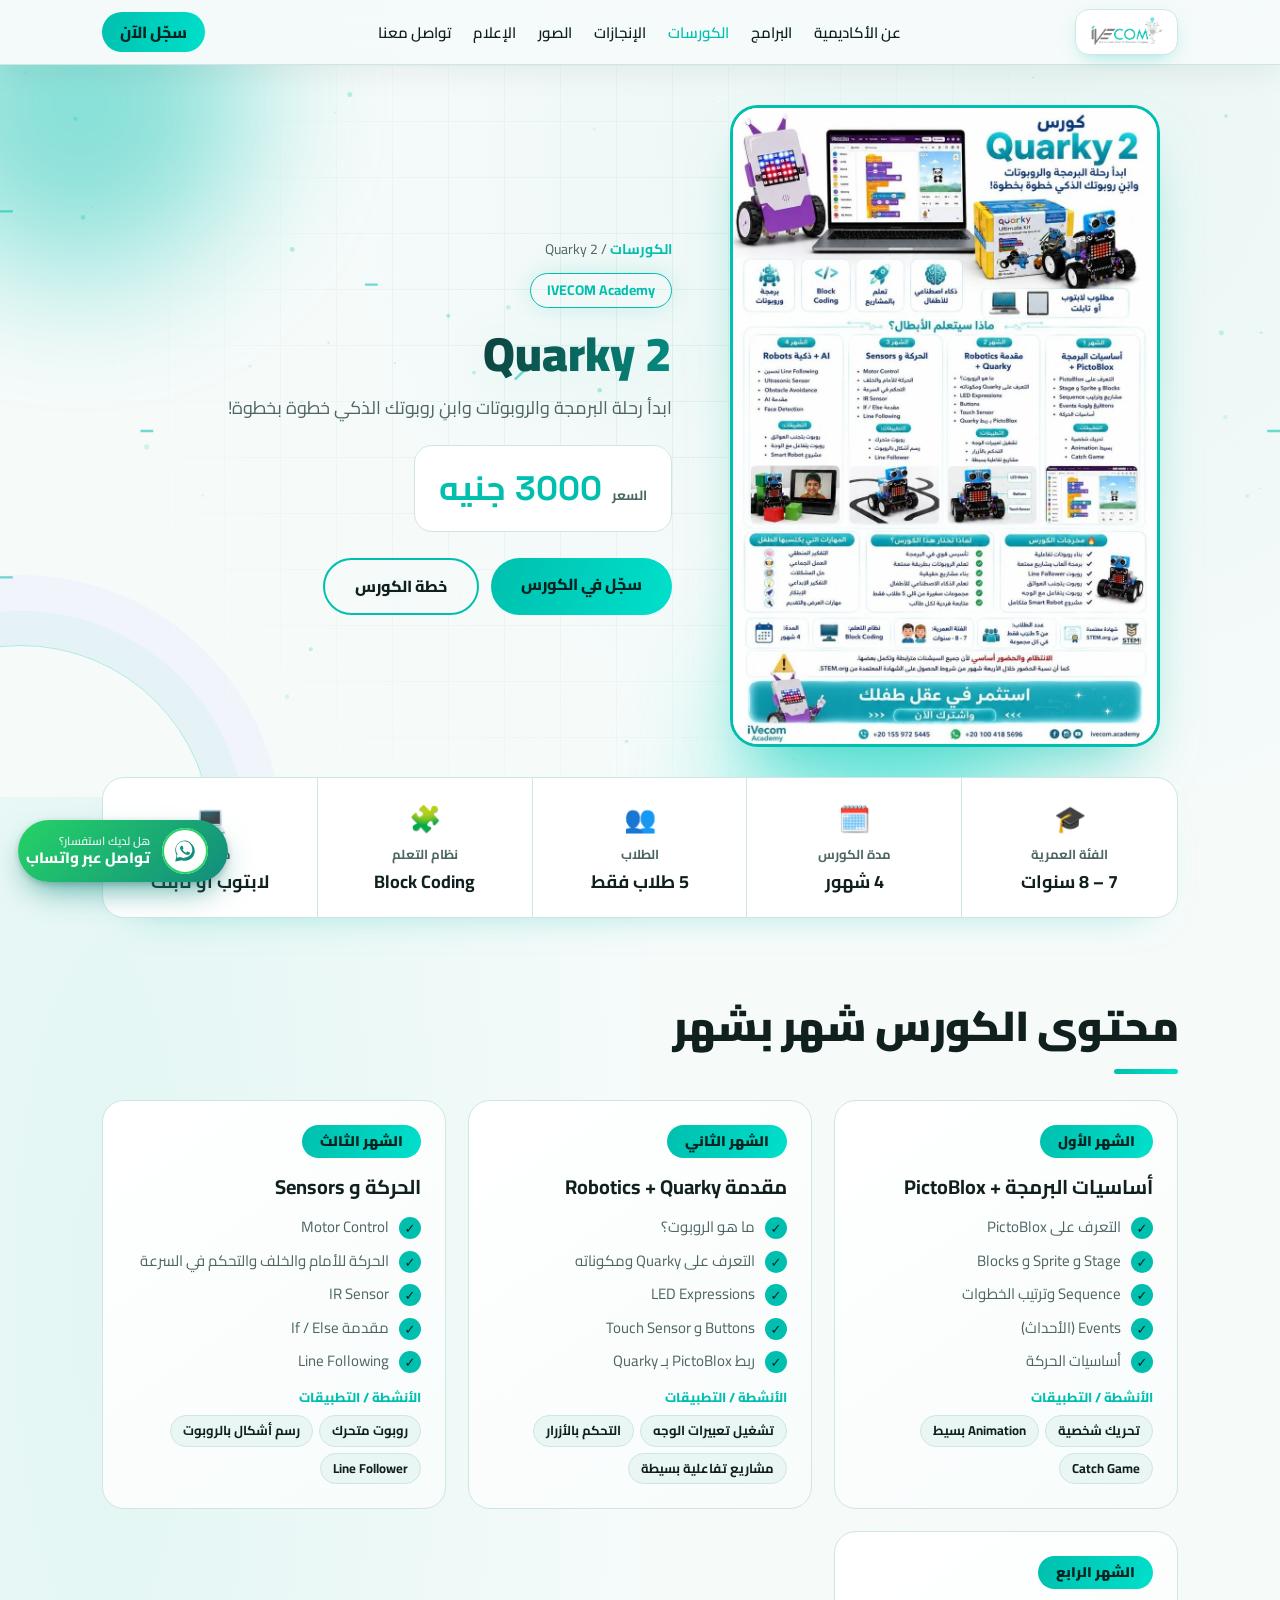
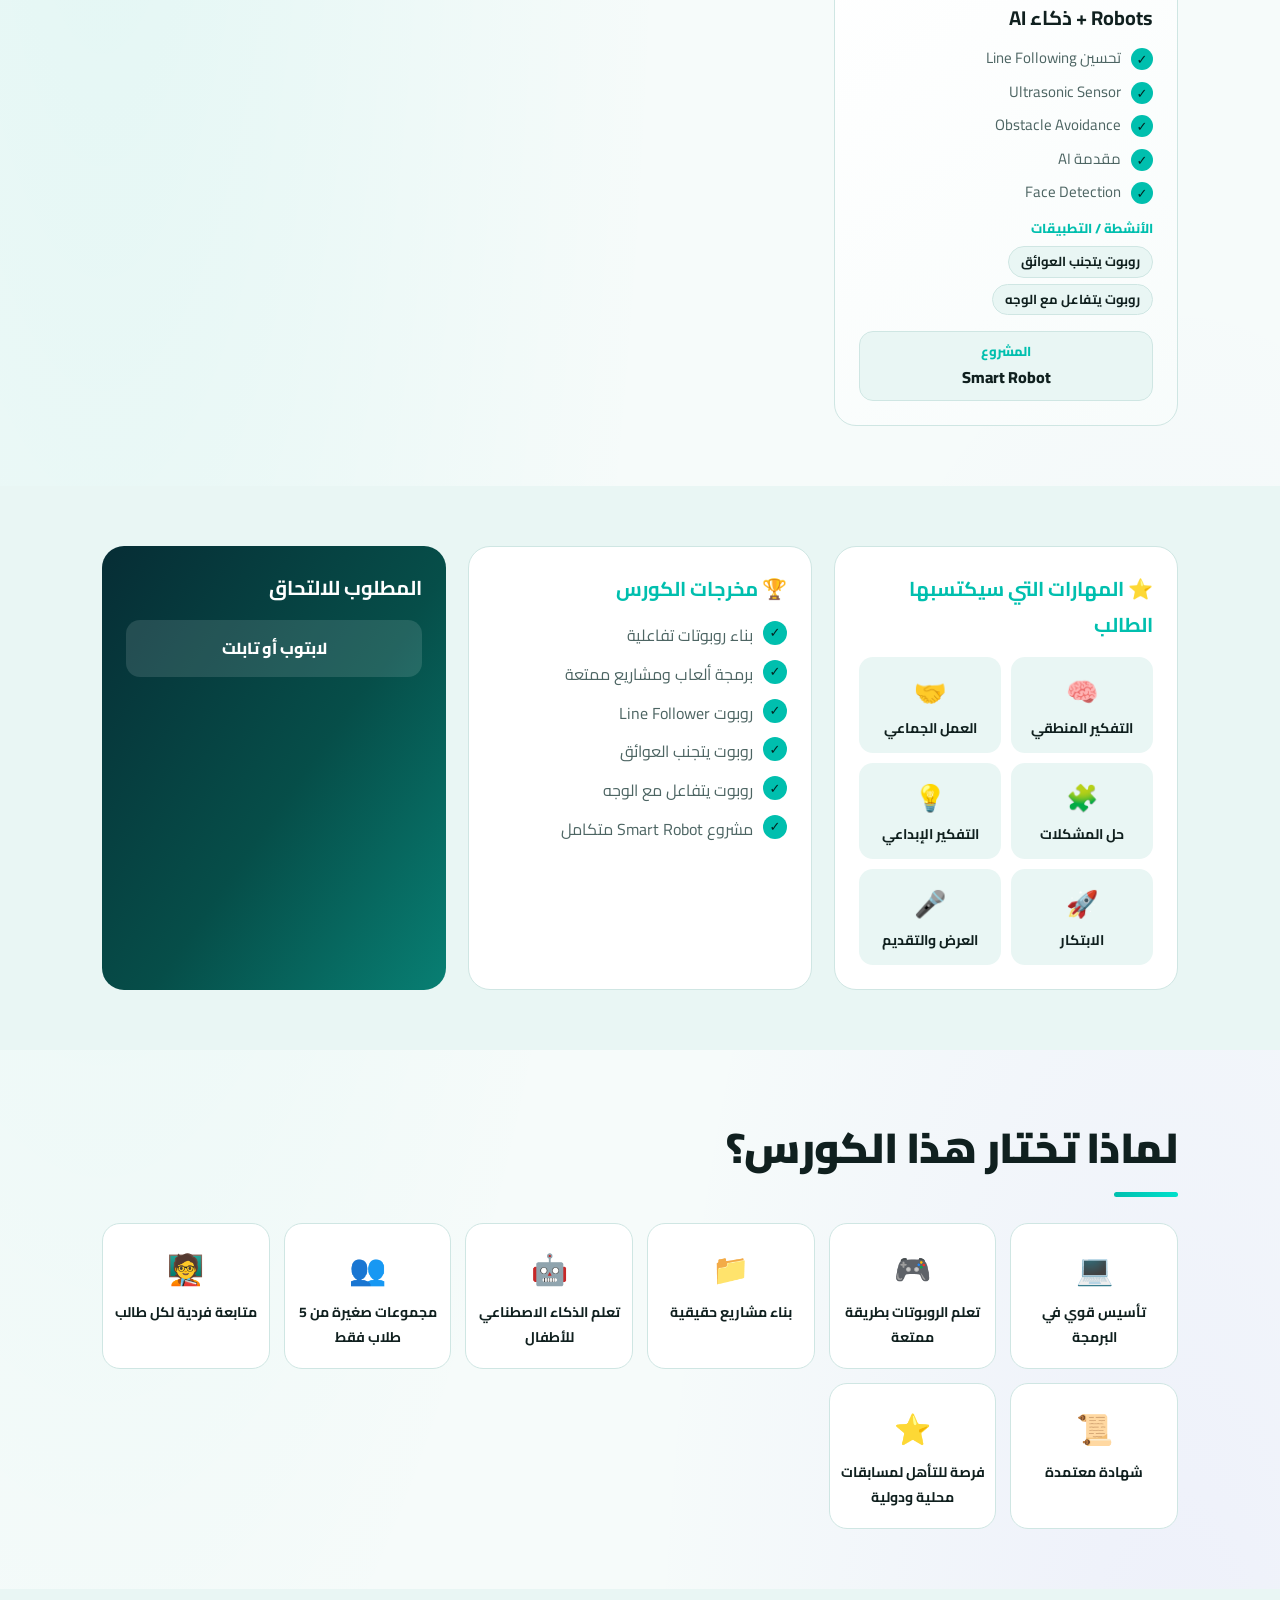
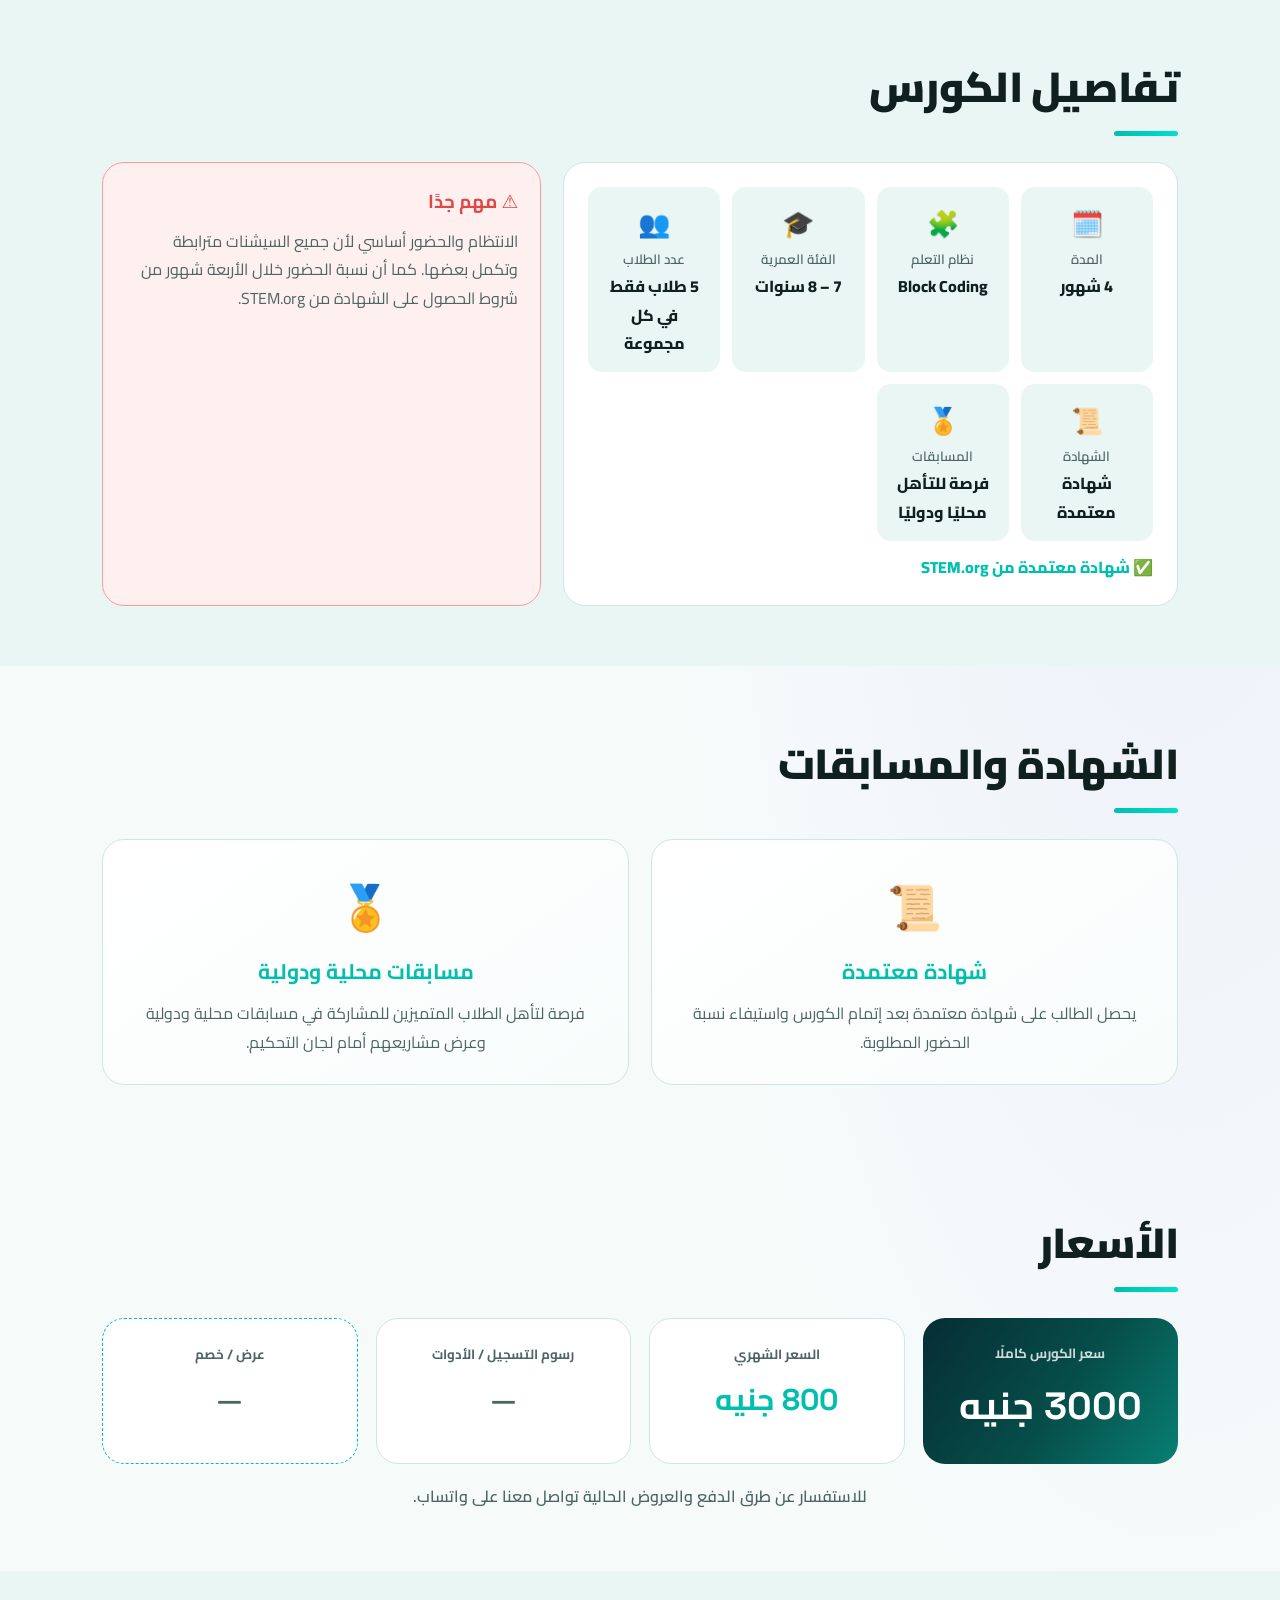
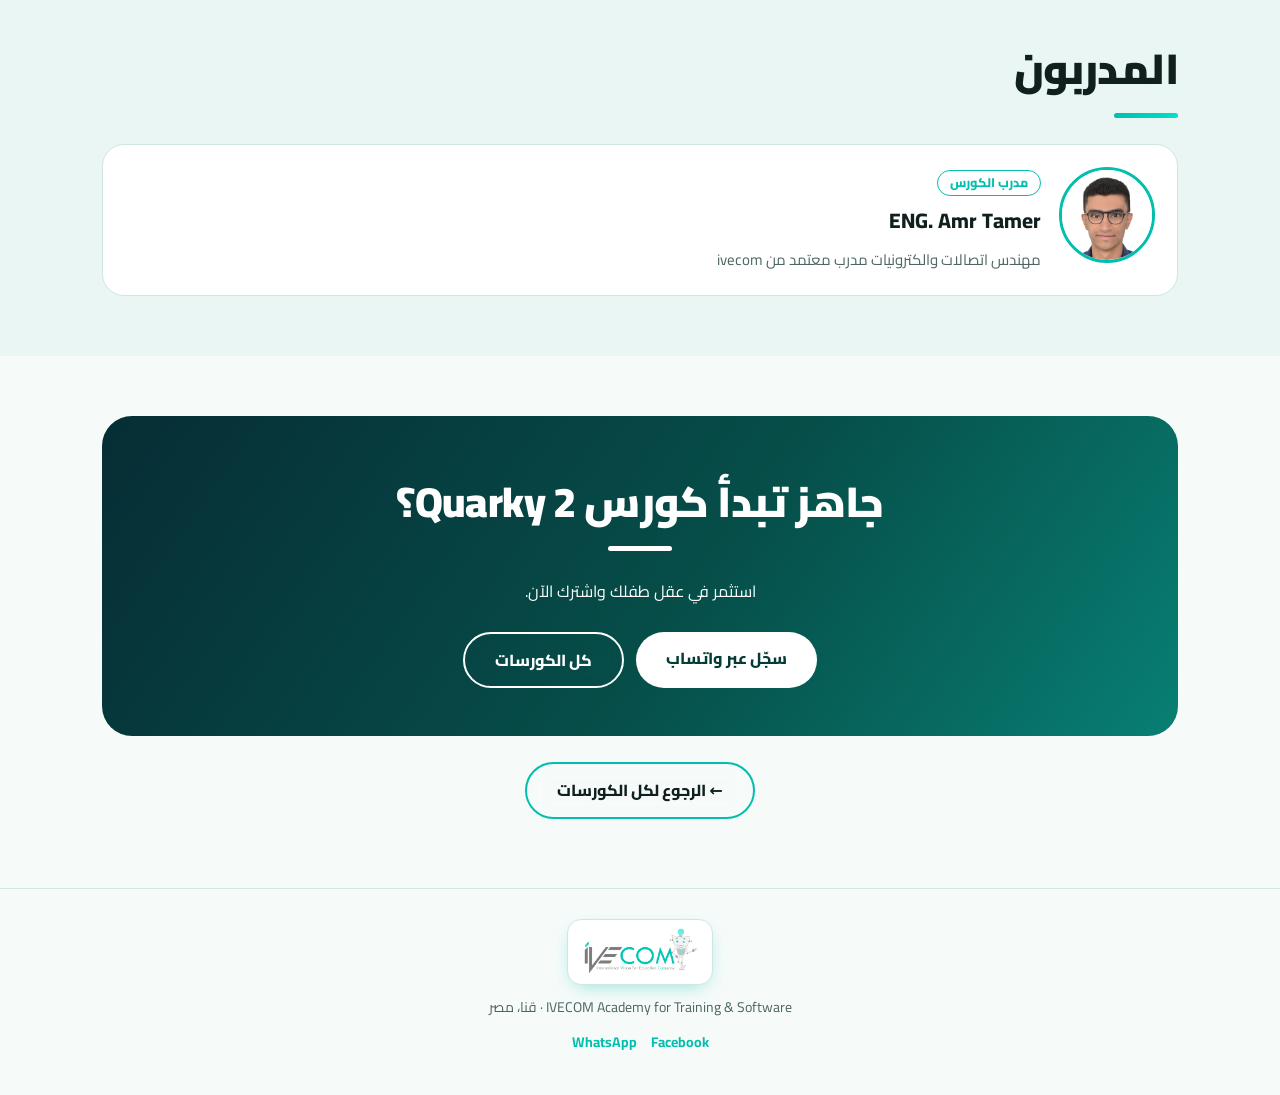
<file: courses/quarky2/index.html>
<!DOCTYPE html>
<html lang="ar" dir="rtl">
<head>
<meta charset="utf-8">
<meta name="viewport" content="width=device-width, initial-scale=1, viewport-fit=cover">
<title>Quarky 2 | IVECOM Academy</title>
<link rel="stylesheet" href="https://fonts.googleapis.com/css2?family=Cairo:wght@400;600;800;900&family=Space+Grotesk:wght@500;700&display=swap">
<link rel="stylesheet" href="../../style.css">
<link rel="stylesheet" href="course.css">
<link rel="stylesheet" href="../hero-fx.css">
</head>
<body>
<div id="pg"></div>
<nav><div class="wrap"><a href="../../index.html"><img src="../../images/ivecom academy.png" alt="IVECOM"></a>
<ul><li><a href="../../index.html#about">عن الأكاديمية</a></li><li><a href="../../index.html#programs">البرامج</a></li><li class="nav-courses"><a href="../../courses/index.html">الكورسات</a></li><li><a href="../../index.html#wins">الإنجازات</a></li><li><a href="../../index.html#gallery">الصور</a></li><li><a href="../../index.html#press">الإعلام</a></li><li><a href="../../index.html#contact">تواصل معنا</a></li></ul>
<a class="btn p" href="../../index.html#register" style="padding:6px 18px">سجّل الآن</a></div></nav>
<header class="chero" id="top"><div class="blob b1"></div><div class="grid"></div>
<div class="wrap">
<div class="course-img poster rise" id="course-img"><a href="images/poster.webp" target="_blank" rel="noopener" aria-label="عرض بوستر الكورس بالحجم الكامل"><img src="images/poster.webp" alt="بوستر كورس Quarky 2" loading="eager"></a></div>
<div class="rise">
<div class="crumbs"><a href="../index.html">الكورسات</a> / Quarky 2</div>
<span class="ctag">IVECOM Academy</span>
<h1>Quarky 2</h1>
<p class="lead">ابدأ رحلة البرمجة والروبوتات وابنِ روبوتك الذكي خطوة بخطوة!</p>
<!-- ===== السعر بيظهر هنا تلقائيًا من قسم "الأسعار" (id=price-total) — أو اكتبه مباشرة داخل الـ span ===== -->
<a class="price-box" href="#pricing" aria-label="تفاصيل الأسعار"><small>السعر</small><span class="price" id="price"></span></a>
<div class="btns"><a class="btn p" href="https://wa.me/201004185696?text=%D8%B9%D8%A7%D9%8A%D8%B2%20%D8%A3%D8%B3%D8%AC%D9%84%20%D9%81%D9%8A%20%D9%83%D9%88%D8%B1%D8%B3%20Quarky%202%20%D9%81%D9%8A%20IVECOM" target="_blank" rel="noopener">سجّل في الكورس</a><a class="btn g" href="#plan">خطة الكورس</a></div>
</div></div></header>
<div class="facts-strip"><div class="wrap"><div class="fs rise">
<div><i>🎓</i><small>الفئة العمرية</small><b>7 – 8 سنوات</b></div>
<div><i>🗓️</i><small>مدة الكورس</small><b>4 شهور</b></div>
<div><i>👥</i><small>الطلاب</small><b>5 طلاب فقط</b></div>
<div><i>🧩</i><small>نظام التعلم</small><b>Block Coding</b></div>
<div><i>💻</i><small>مطلوب</small><b>لابتوب أو تابلت</b></div>
</div></div></div>
<section class="csec" id="plan"><div class="wrap"><h2>محتوى الكورس شهر بشهر</h2>
<div class="months">
<div class="month rise"><span class="mbadge">الشهر الأول</span><h3>أساسيات البرمجة + PictoBlox</h3><ul><li>التعرف على PictoBlox</li><li>Stage و Sprite و Blocks</li><li>Sequence وترتيب الخطوات</li><li>Events (الأحداث)</li><li>أساسيات الحركة</li></ul><div class="acts"><small>الأنشطة / التطبيقات</small><span>تحريك شخصية</span><span>Animation بسيط</span><span>Catch Game</span></div></div>
<div class="month rise"><span class="mbadge">الشهر الثاني</span><h3>مقدمة Robotics + Quarky</h3><ul><li>ما هو الروبوت؟</li><li>التعرف على Quarky ومكوناته</li><li>LED Expressions</li><li>Buttons و Touch Sensor</li><li>ربط PictoBlox بـ Quarky</li></ul><div class="acts"><small>الأنشطة / التطبيقات</small><span>تشغيل تعبيرات الوجه</span><span>التحكم بالأزرار</span><span>مشاريع تفاعلية بسيطة</span></div></div>
<div class="month rise"><span class="mbadge">الشهر الثالث</span><h3>الحركة و Sensors</h3><ul><li>Motor Control</li><li>الحركة للأمام والخلف والتحكم في السرعة</li><li>IR Sensor</li><li>مقدمة If / Else</li><li>Line Following</li></ul><div class="acts"><small>الأنشطة / التطبيقات</small><span>روبوت متحرك</span><span>رسم أشكال بالروبوت</span><span>Line Follower</span></div></div>
<div class="month rise"><span class="mbadge">الشهر الرابع</span><h3>Robots + ذكاء AI</h3><ul><li>تحسين Line Following</li><li>Ultrasonic Sensor</li><li>Obstacle Avoidance</li><li>مقدمة AI</li><li>Face Detection</li></ul><div class="acts"><small>الأنشطة / التطبيقات</small><span>روبوت يتجنب العوائق</span><span>روبوت يتفاعل مع الوجه</span></div><div class="proj"><small>المشروع</small>Smart Robot</div></div>
</div></div></section>
<section class="csec alt" id="outcomes"><div class="wrap"><div class="tri">
<div class="box rise"><h3>⭐ المهارات التي سيكتسبها الطالب</h3><div class="skills"><div><i>🧠</i>التفكير المنطقي</div><div><i>🤝</i>العمل الجماعي</div><div><i>🧩</i>حل المشكلات</div><div><i>💡</i>التفكير الإبداعي</div><div><i>🚀</i>الابتكار</div><div><i>🎤</i>العرض والتقديم</div></div></div>
<div class="box rise"><h3>🏆 مخرجات الكورس</h3><ul><li>بناء روبوتات تفاعلية</li><li>برمجة ألعاب ومشاريع ممتعة</li><li>روبوت Line Follower</li><li>روبوت يتجنب العوائق</li><li>روبوت يتفاعل مع الوجه</li><li>مشروع Smart Robot متكامل</li></ul></div>
<div class="box prereq rise" id="requirements"><h3>المطلوب للالتحاق</h3><p>لابتوب أو تابلت</p></div>
</div></div></section>
<section class="csec" id="why"><div class="wrap"><h2>لماذا تختار هذا الكورس؟</h2>
<div class="why rise"><div><i>💻</i>تأسيس قوي في البرمجة</div><div><i>🎮</i>تعلم الروبوتات بطريقة ممتعة</div><div><i>📁</i>بناء مشاريع حقيقية</div><div><i>🤖</i>تعلم الذكاء الاصطناعي للأطفال</div><div><i>👥</i>مجموعات صغيرة من 5 طلاب فقط</div><div><i>🧑‍🏫</i>متابعة فردية لكل طالب</div><div><i>📜</i>شهادة معتمدة</div><div><i>⭐</i>فرصة للتأهل لمسابقات محلية ودولية</div></div>
</div></section>
<section class="csec alt" id="details"><div class="wrap"><h2>تفاصيل الكورس</h2>
<div class="details">
<div class="box rise"><div class="dl">
<div><i>🗓️</i><small>المدة</small>4 شهور</div>
<div><i>🧩</i><small>نظام التعلم</small>Block Coding</div>
<div><i>🎓</i><small>الفئة العمرية</small>7 – 8 سنوات</div>
<div><i>👥</i><small>عدد الطلاب</small>5 طلاب فقط في كل مجموعة</div>
<div><i>📜</i><small>الشهادة</small>شهادة معتمدة</div>
<div><i>🏅</i><small>المسابقات</small>فرصة للتأهل محليًا ودوليًا</div></div>
<div class="stemb">✅ شهادة معتمدة من STEM.org</div></div>
<div class="note rise"><h3>⚠️ مهم جدًا</h3><p>الانتظام والحضور أساسي لأن جميع السيشنات مترابطة وتكمل بعضها. كما أن نسبة الحضور خلال الأربعة شهور من شروط الحصول على الشهادة من STEM.org.</p></div>
</div></div></section>
<section class="csec" id="certificate"><div class="wrap"><h2>الشهادة والمسابقات</h2>
<div class="cert rise">
<div class="cbox"><i>📜</i><h3>شهادة معتمدة</h3><p>يحصل الطالب على شهادة معتمدة بعد إتمام الكورس واستيفاء نسبة الحضور المطلوبة.</p></div>
<div class="cbox"><i>🏅</i><h3>مسابقات محلية ودولية</h3><p>فرصة لتأهل الطلاب المتميزين للمشاركة في مسابقات محلية ودولية وعرض مشاريعهم أمام لجان التحكيم.</p></div>
</div>
</div></section>

<section class="csec" id="pricing"><div class="wrap"><h2>الأسعار</h2>
<!-- ===== خانة الأسعار =====
     عدّل القيم داخل كل <span class="pv"> (اتركها فارغة لتظهر "—").
     السعر الكلي في الأعلى (id="price") بيتنسخ تلقائيًا من هنا. ===== -->
<div class="pricing rise">
<div class="pcell main"><small>سعر الكورس كاملًا</small><span class="pv" id="price-total">3000 جنيه</span></div>
<div class="pcell"><small>السعر الشهري</small><span class="pv" id="price-month">800 جنيه</span></div>
<div class="pcell"><small>رسوم التسجيل / الأدوات</small><span class="pv" id="price-fees"></span></div>
<div class="pcell offer"><small>عرض / خصم</small><span class="pv" id="price-offer"></span></div>
</div>
<p class="pnote rise">للاستفسار عن طرق الدفع والعروض الحالية تواصل معنا على واتساب.</p>
</div></section>

<section class="csec alt" id="trainers"><div class="wrap"><h2>المدربون</h2>
<div class="trainers">
<!-- ===== بطاقة مدرب =====
     • الصورة: ضع الملف في فولدر images ثم اكتب: <img src="images/trainer1.webp" alt="اسم المدرب">
     • الاسم والوصف: اكتبهم داخل t-name و t-desc
     • مدرب جديد: انسخ كتلة <div class="trainer rise"> بالكامل والصقها تحتها ===== -->
<div class="trainer rise">
<div class="t-img"><img src="images/instructor.webp" alt="ENG. Amr Tamer" loading="lazy"></div>
<div><span class="t-role">مدرب الكورس</span><h3 class="t-name">ENG. Amr Tamer</h3><p class="t-desc">مهندس اتصالات والكترونيات مدرب معتمد من ivecom</p></div>
</div>
</div></div></section>

<section class="csec"><div class="wrap"><div class="enroll rise"><h2>جاهز تبدأ كورس Quarky 2؟</h2><p>استثمر في عقل طفلك واشترك الآن.</p>
<div class="btns" style="justify-content:center"><a class="btn p" href="https://wa.me/201004185696?text=%D8%B9%D8%A7%D9%8A%D8%B2%20%D8%A3%D8%B3%D8%AC%D9%84%20%D9%81%D9%8A%20%D9%83%D9%88%D8%B1%D8%B3%20Quarky%202%20%D9%81%D9%8A%20IVECOM" target="_blank" rel="noopener">سجّل عبر واتساب</a><a class="btn g" style="color:#fff;border-color:#fff" href="../index.html">كل الكورسات</a></div></div>
<div class="back"><a class="btn g" href="../index.html">← الرجوع لكل الكورسات</a></div></div></section>

<footer><div class="wrap"><img src="../../images/ivecom academy.png" alt="IVECOM"><div>IVECOM Academy for Training &amp; Software · قنا، مصر</div><div class="soc"><a href="https://www.facebook.com/Ivecom.Qena" target="_blank" rel="noopener">Facebook</a><a href="https://wa.me/201004185696" target="_blank" rel="noopener">WhatsApp</a></div></div></footer>
<a class="wa" href="https://wa.me/201004185696?text=%D8%A7%D9%84%D8%B3%D9%84%D8%A7%D9%85%20%D8%B9%D9%84%D9%8A%D9%83%D9%85%D8%8C%20%D8%B9%D8%A7%D9%8A%D8%B2%20%D8%A3%D8%B3%D8%AA%D9%81%D8%B3%D8%B1%20%D8%B9%D9%86%20%D9%83%D9%88%D8%B1%D8%B3%20Quarky%202%20%D9%81%D9%8A%20IVECOM" target="_blank" rel="noopener" aria-label="تواصل معنا عبر واتساب">
<span class="wa-ic"><svg viewBox="0 0 32 32" width="26" height="26" aria-hidden="true" focusable="false"><path fill="currentColor" d="M16.04 3C9.4 3 4 8.38 4 15.02c0 2.12.55 4.19 1.6 6.01L4 29l8.14-1.57a12.02 12.02 0 0 0 3.9.65h.01C22.68 28.08 28 22.7 28 16.06 28 12.85 26.75 9.83 24.48 7.56A11.94 11.94 0 0 0 16.04 3Zm0 22.03h-.01a9.97 9.97 0 0 1-5.08-1.39l-.36-.22-4.83.93.96-4.7-.24-.38a9.93 9.93 0 0 1-1.52-5.25c0-5.5 4.5-9.97 10.05-9.97 2.68 0 5.2 1.04 7.09 2.93a9.9 9.9 0 0 1 2.94 7.05c0 5.5-4.52 9.99-10.6 9.99Zm5.5-7.47c-.3-.15-1.78-.88-2.06-.98-.27-.1-.47-.15-.67.15-.2.3-.77.98-.94 1.18-.17.2-.35.22-.65.07-.3-.15-1.27-.47-2.42-1.5-.9-.8-1.5-1.78-1.67-2.08-.17-.3-.02-.46.13-.61.14-.13.3-.35.45-.52.15-.18.2-.3.3-.5.1-.2.05-.37-.02-.52-.08-.15-.67-1.62-.92-2.22-.24-.58-.49-.5-.67-.51h-.57c-.2 0-.52.07-.8.37-.27.3-1.04 1.02-1.04 2.5s1.07 2.9 1.22 3.1c.15.2 2.1 3.2 5.08 4.49.71.3 1.26.49 1.7.63.71.23 1.36.2 1.87.12.57-.08 1.78-.73 2.03-1.43.25-.7.25-1.3.17-1.43-.07-.13-.27-.2-.57-.35Z"/></svg></span>
<span class="wa-tx"><small>هل لديك استفسار؟</small><b>تواصل عبر واتساب</b></span>
</a>
<script src="course.js" defer></script>
<script src="../hero-fx.js" defer></script>
</body>
</html>
</file>
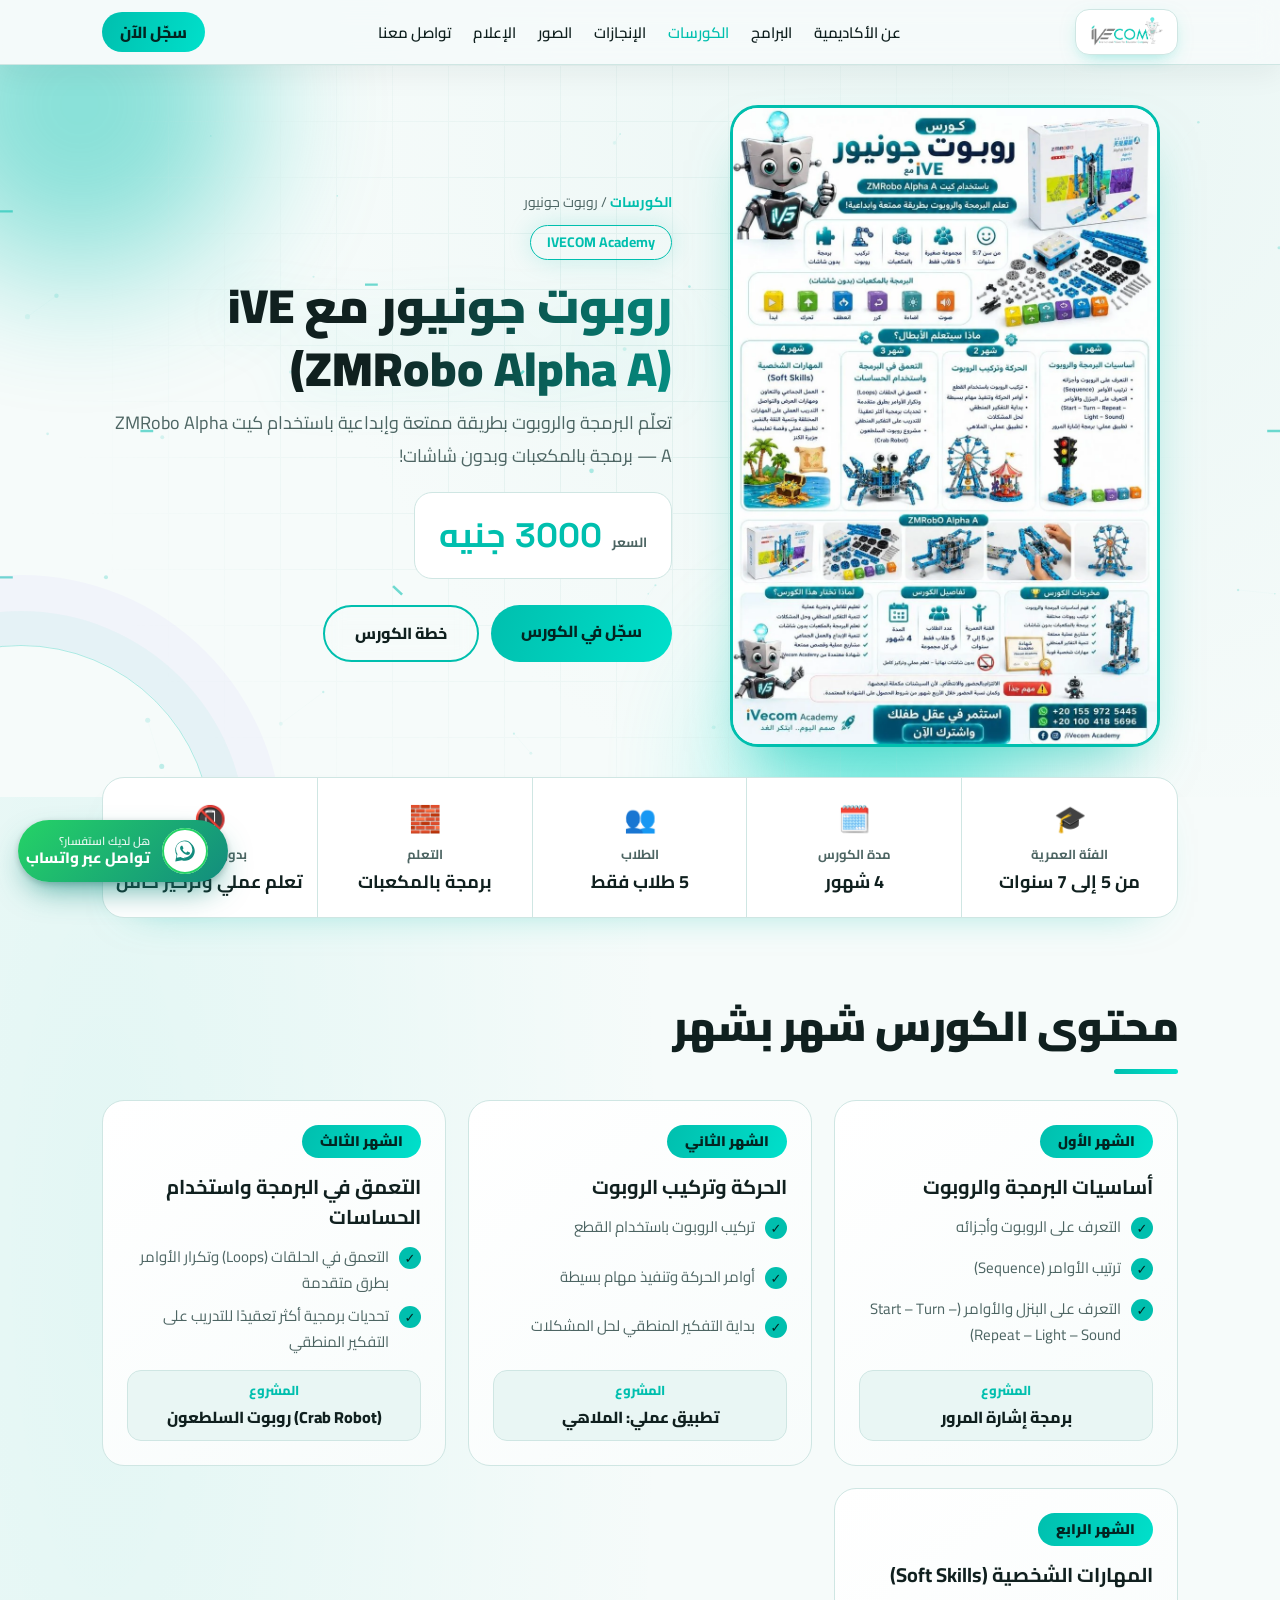
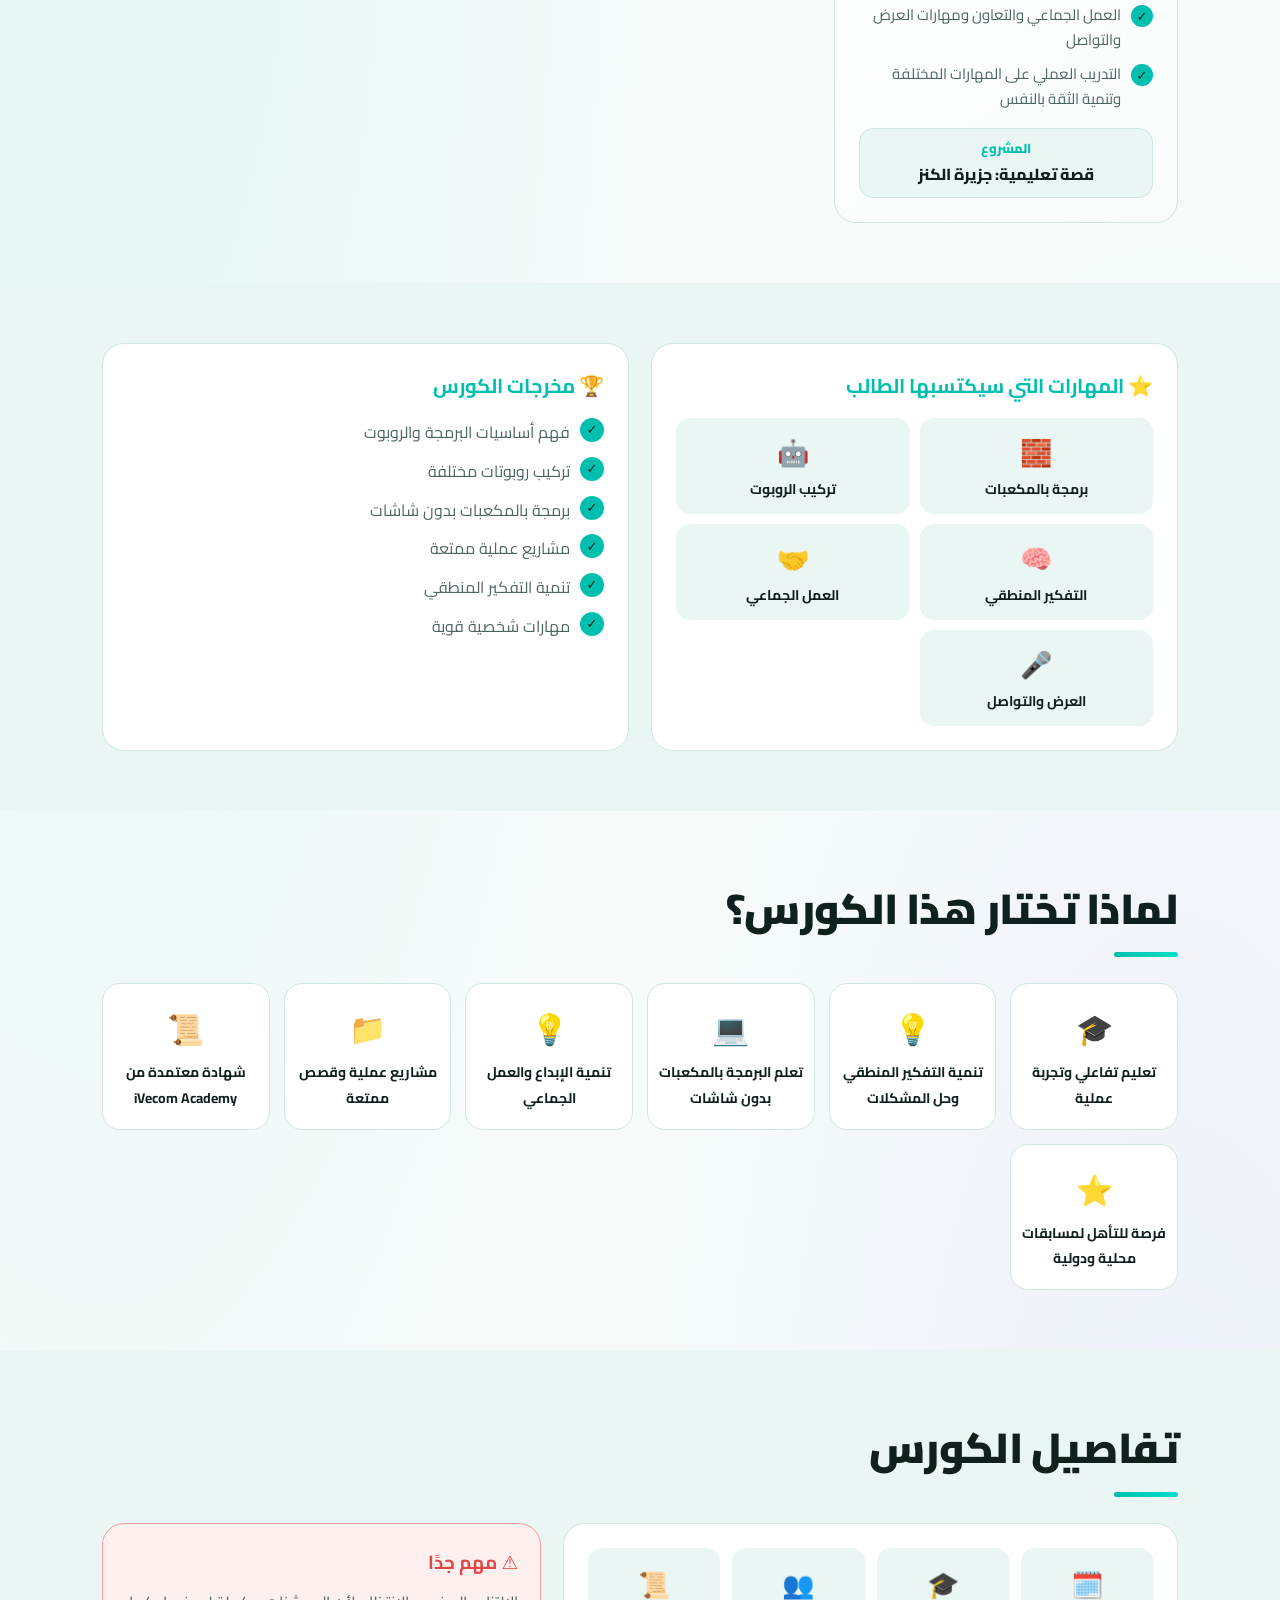
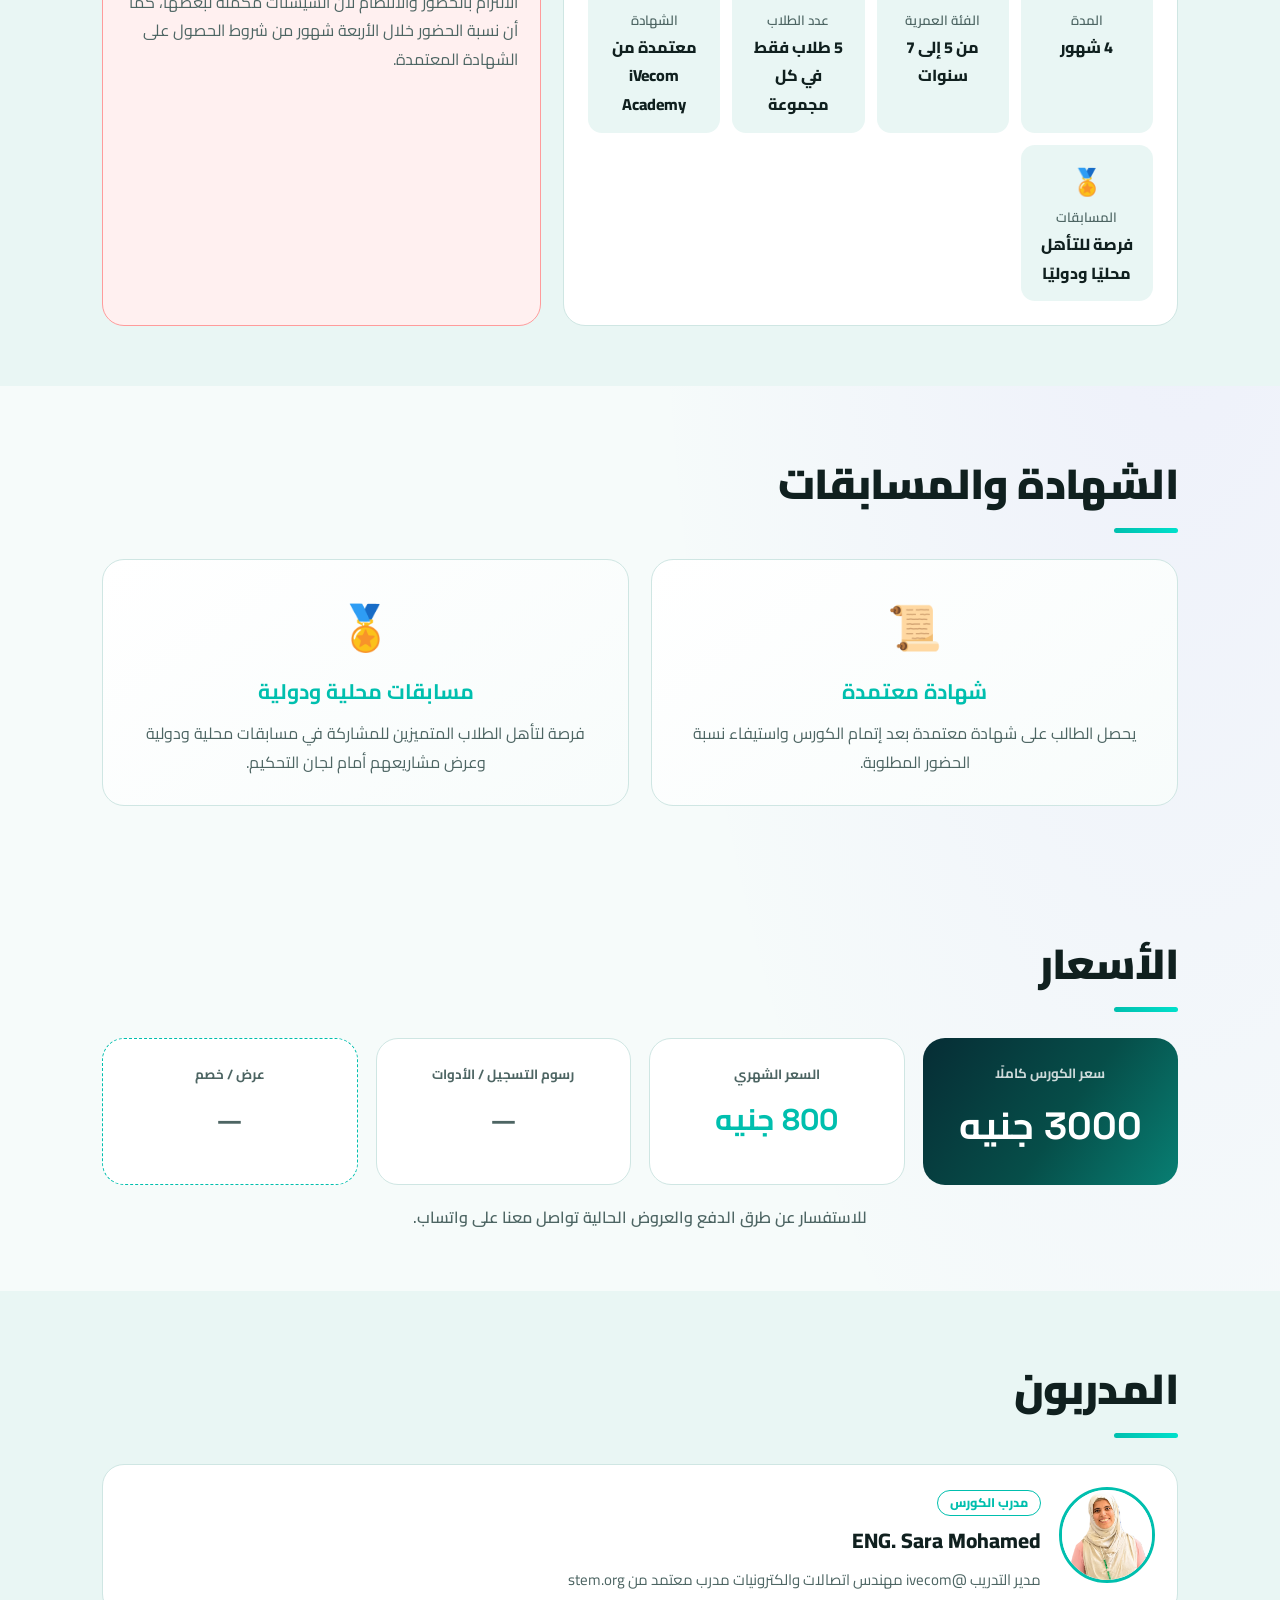
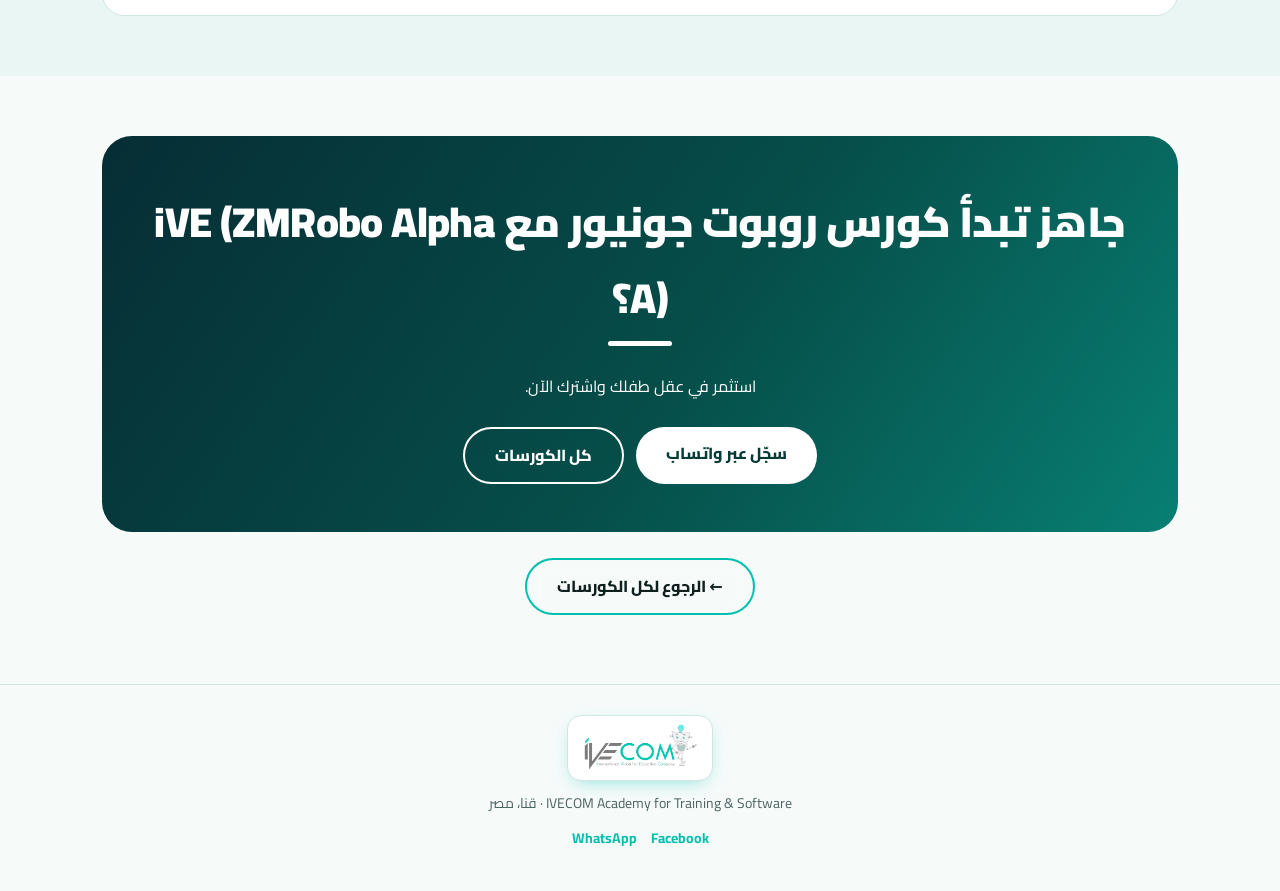
<file: courses/robot-junior/index.html>
<!DOCTYPE html>
<html lang="ar" dir="rtl">
<head>
<meta charset="utf-8">
<meta name="viewport" content="width=device-width, initial-scale=1, viewport-fit=cover">
<title>روبوت جونيور مع iVE (ZMRobo Alpha A) | IVECOM Academy</title>
<link rel="stylesheet" href="https://fonts.googleapis.com/css2?family=Cairo:wght@400;600;800;900&family=Space+Grotesk:wght@500;700&display=swap">
<link rel="stylesheet" href="../../style.css">
<link rel="stylesheet" href="course.css">
<link rel="stylesheet" href="../hero-fx.css">
</head>
<body>
<div id="pg"></div>
<nav><div class="wrap"><a href="../../index.html"><img src="../../images/ivecom academy.png" alt="IVECOM"></a>
<ul><li><a href="../../index.html#about">عن الأكاديمية</a></li><li><a href="../../index.html#programs">البرامج</a></li><li class="nav-courses"><a href="../../courses/index.html">الكورسات</a></li><li><a href="../../index.html#wins">الإنجازات</a></li><li><a href="../../index.html#gallery">الصور</a></li><li><a href="../../index.html#press">الإعلام</a></li><li><a href="../../index.html#contact">تواصل معنا</a></li></ul>
<a class="btn p" href="../../index.html#register" style="padding:6px 18px">سجّل الآن</a></div></nav>
<header class="chero" id="top"><div class="blob b1"></div><div class="grid"></div>
<div class="wrap">
<div class="course-img poster rise" id="course-img"><a href="images/poster.webp" target="_blank" rel="noopener" aria-label="عرض بوستر الكورس بالحجم الكامل"><img src="images/poster.webp" alt="بوستر كورس روبوت جونيور" loading="eager"></a></div>
<div class="rise">
<div class="crumbs"><a href="../index.html">الكورسات</a> / روبوت جونيور</div>
<span class="ctag">IVECOM Academy</span>
<h1>روبوت جونيور مع iVE (ZMRobo Alpha A)</h1>
<p class="lead">تعلّم البرمجة والروبوت بطريقة ممتعة وإبداعية باستخدام كيت ZMRobo Alpha A — برمجة بالمكعبات وبدون شاشات!</p>
<!-- ===== السعر بيظهر هنا تلقائيًا من قسم "الأسعار" (id=price-total) — أو اكتبه مباشرة داخل الـ span ===== -->
<a class="price-box" href="#pricing" aria-label="تفاصيل الأسعار"><small>السعر</small><span class="price" id="price"></span></a>
<div class="btns"><a class="btn p" href="https://wa.me/201004185696?text=%D8%B9%D8%A7%D9%8A%D8%B2%20%D8%A3%D8%B3%D8%AC%D9%84%20%D9%81%D9%8A%20%D9%83%D9%88%D8%B1%D8%B3%20%D8%B1%D9%88%D8%A8%D9%88%D8%AA%20%D8%AC%D9%88%D9%86%D9%8A%D9%88%D8%B1%20%D9%81%D9%8A%20IVECOM" target="_blank" rel="noopener">سجّل في الكورس</a><a class="btn g" href="#plan">خطة الكورس</a></div>
</div></div></header>
<div class="facts-strip"><div class="wrap"><div class="fs rise">
<div><i>🎓</i><small>الفئة العمرية</small><b>من 5 إلى 7 سنوات</b></div>
<div><i>🗓️</i><small>مدة الكورس</small><b>4 شهور</b></div>
<div><i>👥</i><small>الطلاب</small><b>5 طلاب فقط</b></div>
<div><i>🧱</i><small>التعلم</small><b>برمجة بالمكعبات</b></div>
<div><i>📵</i><small>بدون شاشات</small><b>تعلم عملي وتركيز كامل</b></div>
</div></div></div>
<section class="csec" id="plan"><div class="wrap"><h2>محتوى الكورس شهر بشهر</h2>
<div class="months">
<div class="month rise"><span class="mbadge">الشهر الأول</span><h3>أساسيات البرمجة والروبوت</h3><ul><li>التعرف على الروبوت وأجزائه</li><li>ترتيب الأوامر (Sequence)</li><li>التعرف على البنزل والأوامر (Start – Turn – Repeat – Light – Sound)</li></ul><div class="proj"><small>المشروع</small>برمجة إشارة المرور</div></div>
<div class="month rise"><span class="mbadge">الشهر الثاني</span><h3>الحركة وتركيب الروبوت</h3><ul><li>تركيب الروبوت باستخدام القطع</li><li>أوامر الحركة وتنفيذ مهام بسيطة</li><li>بداية التفكير المنطقي لحل المشكلات</li></ul><div class="proj"><small>المشروع</small>تطبيق عملي: الملاهي</div></div>
<div class="month rise"><span class="mbadge">الشهر الثالث</span><h3>التعمق في البرمجة واستخدام الحساسات</h3><ul><li>التعمق في الحلقات (Loops) وتكرار الأوامر بطرق متقدمة</li><li>تحديات برمجية أكثر تعقيدًا للتدريب على التفكير المنطقي</li></ul><div class="proj"><small>المشروع</small>روبوت السلطعون (Crab Robot)</div></div>
<div class="month rise"><span class="mbadge">الشهر الرابع</span><h3>المهارات الشخصية (Soft Skills)</h3><ul><li>العمل الجماعي والتعاون ومهارات العرض والتواصل</li><li>التدريب العملي على المهارات المختلفة وتنمية الثقة بالنفس</li></ul><div class="proj"><small>المشروع</small>قصة تعليمية: جزيرة الكنز</div></div>
</div></div></section>
<section class="csec alt" id="outcomes"><div class="wrap"><div class="tri">
<div class="box rise"><h3>⭐ المهارات التي سيكتسبها الطالب</h3><div class="skills"><div><i>🧱</i>برمجة بالمكعبات</div><div><i>🤖</i>تركيب الروبوت</div><div><i>🧠</i>التفكير المنطقي</div><div><i>🤝</i>العمل الجماعي</div><div><i>🎤</i>العرض والتواصل</div></div></div>
<div class="box rise"><h3>🏆 مخرجات الكورس</h3><ul><li>فهم أساسيات البرمجة والروبوت</li><li>تركيب روبوتات مختلفة</li><li>برمجة بالمكعبات بدون شاشات</li><li>مشاريع عملية ممتعة</li><li>تنمية التفكير المنطقي</li><li>مهارات شخصية قوية</li></ul></div>

</div></div></section>
<section class="csec" id="why"><div class="wrap"><h2>لماذا تختار هذا الكورس؟</h2>
<div class="why rise"><div><i>🎓</i>تعليم تفاعلي وتجربة عملية</div><div><i>💡</i>تنمية التفكير المنطقي وحل المشكلات</div><div><i>💻</i>تعلم البرمجة بالمكعبات بدون شاشات</div><div><i>💡</i>تنمية الإبداع والعمل الجماعي</div><div><i>📁</i>مشاريع عملية وقصص ممتعة</div><div><i>📜</i>شهادة معتمدة من iVecom Academy</div><div><i>⭐</i>فرصة للتأهل لمسابقات محلية ودولية</div></div>
</div></section>
<section class="csec alt" id="details"><div class="wrap"><h2>تفاصيل الكورس</h2>
<div class="details">
<div class="box rise"><div class="dl">
<div><i>🗓️</i><small>المدة</small>4 شهور</div>
<div><i>🎓</i><small>الفئة العمرية</small>من 5 إلى 7 سنوات</div>
<div><i>👥</i><small>عدد الطلاب</small>5 طلاب فقط في كل مجموعة</div>
<div><i>📜</i><small>الشهادة</small>معتمدة من iVecom Academy</div>
<div><i>🏅</i><small>المسابقات</small>فرصة للتأهل محليًا ودوليًا</div></div></div>
<div class="note rise"><h3>⚠️ مهم جدًا</h3><p>الالتزام بالحضور والانتظام لأن السيشنات مكملة لبعضها، كما أن نسبة الحضور خلال الأربعة شهور من شروط الحصول على الشهادة المعتمدة.</p></div>
</div></div></section>
<section class="csec" id="certificate"><div class="wrap"><h2>الشهادة والمسابقات</h2>
<div class="cert rise">
<div class="cbox"><i>📜</i><h3>شهادة معتمدة</h3><p>يحصل الطالب على شهادة معتمدة بعد إتمام الكورس واستيفاء نسبة الحضور المطلوبة.</p></div>
<div class="cbox"><i>🏅</i><h3>مسابقات محلية ودولية</h3><p>فرصة لتأهل الطلاب المتميزين للمشاركة في مسابقات محلية ودولية وعرض مشاريعهم أمام لجان التحكيم.</p></div>
</div>
</div></section>

<section class="csec" id="pricing"><div class="wrap"><h2>الأسعار</h2>
<!-- ===== خانة الأسعار =====
     عدّل القيم داخل كل <span class="pv"> (اتركها فارغة لتظهر "—").
     السعر الكلي في الأعلى (id="price") بيتنسخ تلقائيًا من هنا. ===== -->
<div class="pricing rise">
<div class="pcell main"><small>سعر الكورس كاملًا</small><span class="pv" id="price-total">3000 جنيه</span></div>
<div class="pcell"><small>السعر الشهري</small><span class="pv" id="price-month">800 جنيه</span></div>
<div class="pcell"><small>رسوم التسجيل / الأدوات</small><span class="pv" id="price-fees"></span></div>
<div class="pcell offer"><small>عرض / خصم</small><span class="pv" id="price-offer"></span></div>
</div>
<p class="pnote rise">للاستفسار عن طرق الدفع والعروض الحالية تواصل معنا على واتساب.</p>
</div></section>

<section class="csec alt" id="trainers"><div class="wrap"><h2>المدربون</h2>
<div class="trainers">
<!-- ===== بطاقة مدرب =====
     • الصورة: ضع الملف في فولدر images ثم اكتب: <img src="images/trainer1.webp" alt="اسم المدرب">
     • الاسم والوصف: اكتبهم داخل t-name و t-desc
     • مدرب جديد: انسخ كتلة <div class="trainer rise"> بالكامل والصقها تحتها ===== -->
<div class="trainer rise">
<div class="t-img"><img src="images/instructor.png" alt="ENG. Sara Mohamed" loading="lazy"></div>
<div><span class="t-role">مدرب الكورس</span><h3 class="t-name">ENG. Sara Mohamed</h3><p class="t-desc">مدير التدريب @ivecom مهندس اتصالات والكترونيات مدرب معتمد من stem.org</p></div>
</div>
</div></div></section>

<section class="csec"><div class="wrap"><div class="enroll rise"><h2>جاهز تبدأ كورس روبوت جونيور مع iVE (ZMRobo Alpha A)؟</h2><p>استثمر في عقل طفلك واشترك الآن.</p>
<div class="btns" style="justify-content:center"><a class="btn p" href="https://wa.me/201004185696?text=%D8%B9%D8%A7%D9%8A%D8%B2%20%D8%A3%D8%B3%D8%AC%D9%84%20%D9%81%D9%8A%20%D9%83%D9%88%D8%B1%D8%B3%20%D8%B1%D9%88%D8%A8%D9%88%D8%AA%20%D8%AC%D9%88%D9%86%D9%8A%D9%88%D8%B1%20%D9%81%D9%8A%20IVECOM" target="_blank" rel="noopener">سجّل عبر واتساب</a><a class="btn g" style="color:#fff;border-color:#fff" href="../index.html">كل الكورسات</a></div></div>
<div class="back"><a class="btn g" href="../index.html">← الرجوع لكل الكورسات</a></div></div></section>

<footer><div class="wrap"><img src="../../images/ivecom academy.png" alt="IVECOM"><div>IVECOM Academy for Training &amp; Software · قنا، مصر</div><div class="soc"><a href="https://www.facebook.com/Ivecom.Qena" target="_blank" rel="noopener">Facebook</a><a href="https://wa.me/201004185696" target="_blank" rel="noopener">WhatsApp</a></div></div></footer>
<a class="wa" href="https://wa.me/201004185696?text=%D8%A7%D9%84%D8%B3%D9%84%D8%A7%D9%85%20%D8%B9%D9%84%D9%8A%D9%83%D9%85%D8%8C%20%D8%B9%D8%A7%D9%8A%D8%B2%20%D8%A3%D8%B3%D8%AA%D9%81%D8%B3%D8%B1%20%D8%B9%D9%86%20%D9%83%D9%88%D8%B1%D8%B3%20%D8%B1%D9%88%D8%A8%D9%88%D8%AA%20%D8%AC%D9%88%D9%86%D9%8A%D9%88%D8%B1%20%D9%81%D9%8A%20IVECOM" target="_blank" rel="noopener" aria-label="تواصل معنا عبر واتساب">
<span class="wa-ic"><svg viewBox="0 0 32 32" width="26" height="26" aria-hidden="true" focusable="false"><path fill="currentColor" d="M16.04 3C9.4 3 4 8.38 4 15.02c0 2.12.55 4.19 1.6 6.01L4 29l8.14-1.57a12.02 12.02 0 0 0 3.9.65h.01C22.68 28.08 28 22.7 28 16.06 28 12.85 26.75 9.83 24.48 7.56A11.94 11.94 0 0 0 16.04 3Zm0 22.03h-.01a9.97 9.97 0 0 1-5.08-1.39l-.36-.22-4.83.93.96-4.7-.24-.38a9.93 9.93 0 0 1-1.52-5.25c0-5.5 4.5-9.97 10.05-9.97 2.68 0 5.2 1.04 7.09 2.93a9.9 9.9 0 0 1 2.94 7.05c0 5.5-4.52 9.99-10.6 9.99Zm5.5-7.47c-.3-.15-1.78-.88-2.06-.98-.27-.1-.47-.15-.67.15-.2.3-.77.98-.94 1.18-.17.2-.35.22-.65.07-.3-.15-1.27-.47-2.42-1.5-.9-.8-1.5-1.78-1.67-2.08-.17-.3-.02-.46.13-.61.14-.13.3-.35.45-.52.15-.18.2-.3.3-.5.1-.2.05-.37-.02-.52-.08-.15-.67-1.62-.92-2.22-.24-.58-.49-.5-.67-.51h-.57c-.2 0-.52.07-.8.37-.27.3-1.04 1.02-1.04 2.5s1.07 2.9 1.22 3.1c.15.2 2.1 3.2 5.08 4.49.71.3 1.26.49 1.7.63.71.23 1.36.2 1.87.12.57-.08 1.78-.73 2.03-1.43.25-.7.25-1.3.17-1.43-.07-.13-.27-.2-.57-.35Z"/></svg></span>
<span class="wa-tx"><small>هل لديك استفسار؟</small><b>تواصل عبر واتساب</b></span>
</a>
<script src="course.js" defer></script>
<script src="../hero-fx.js" defer></script>
</body>
</html>
</file>
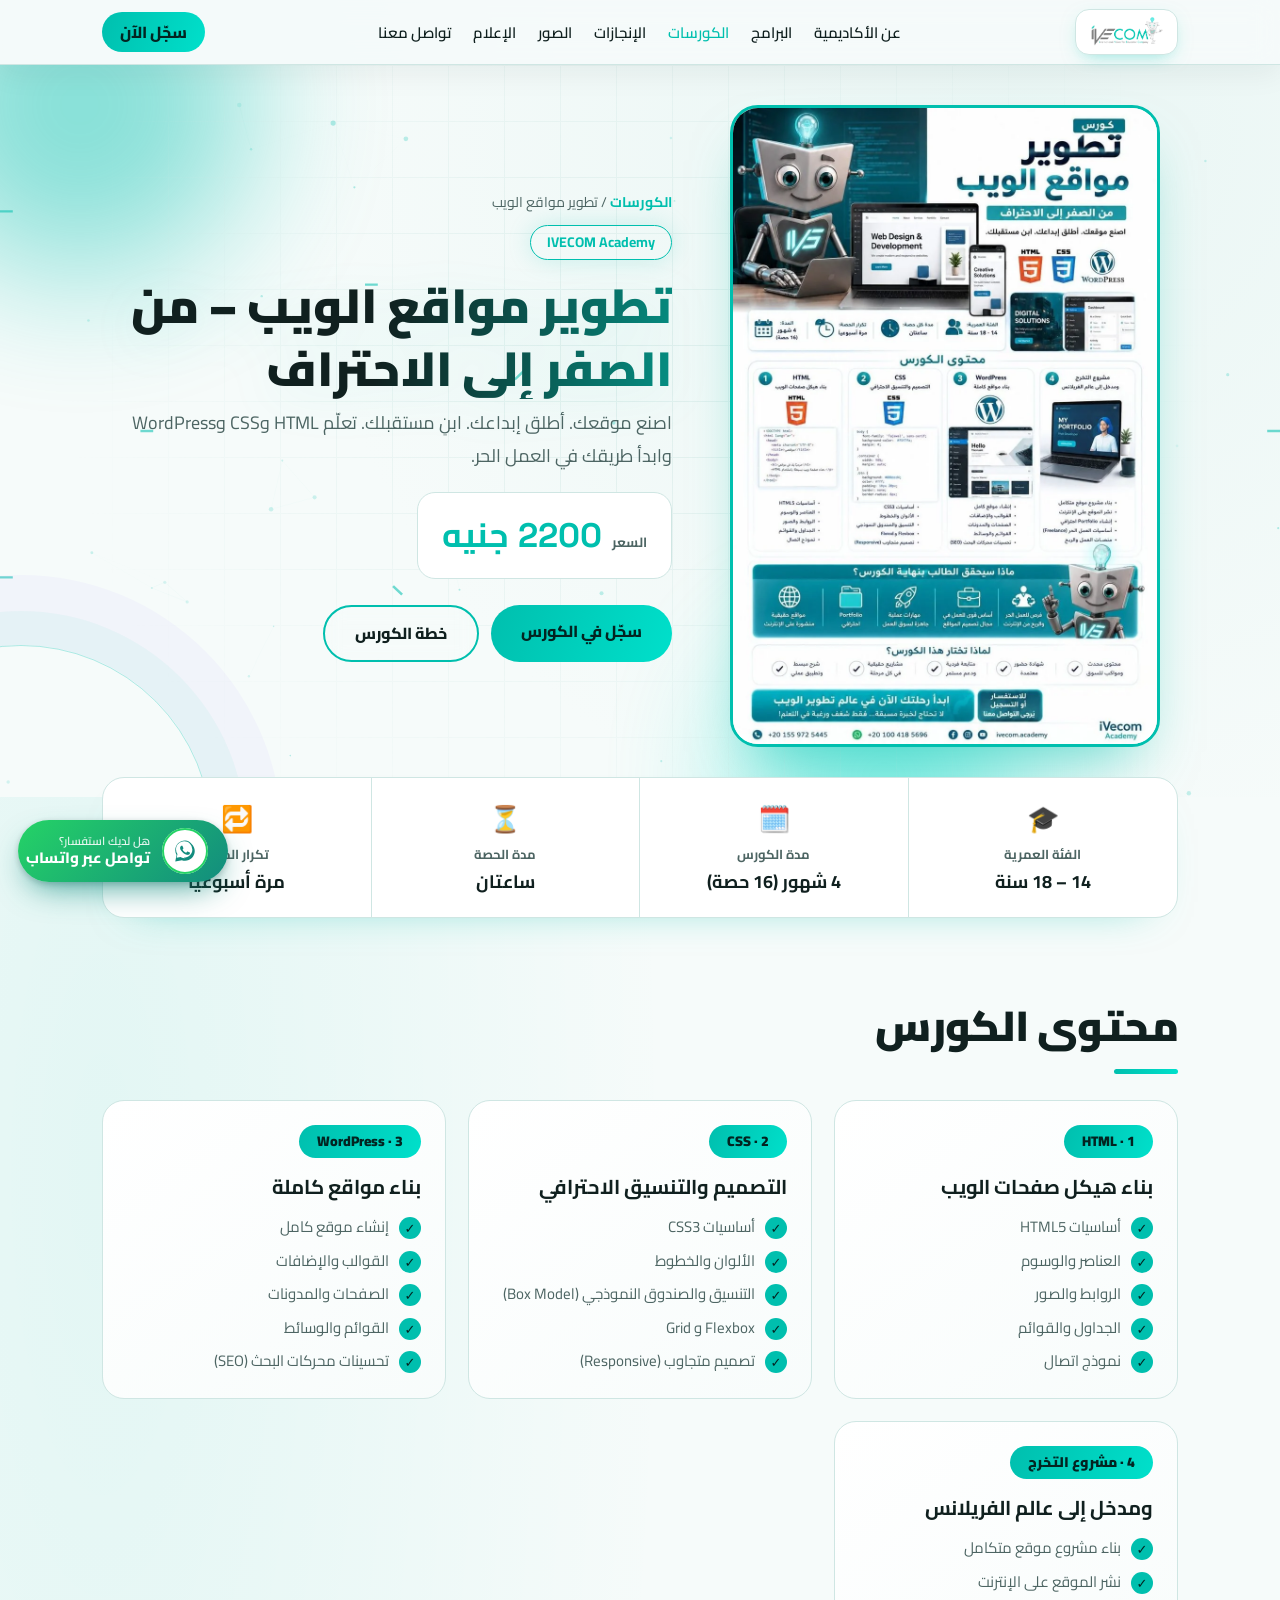
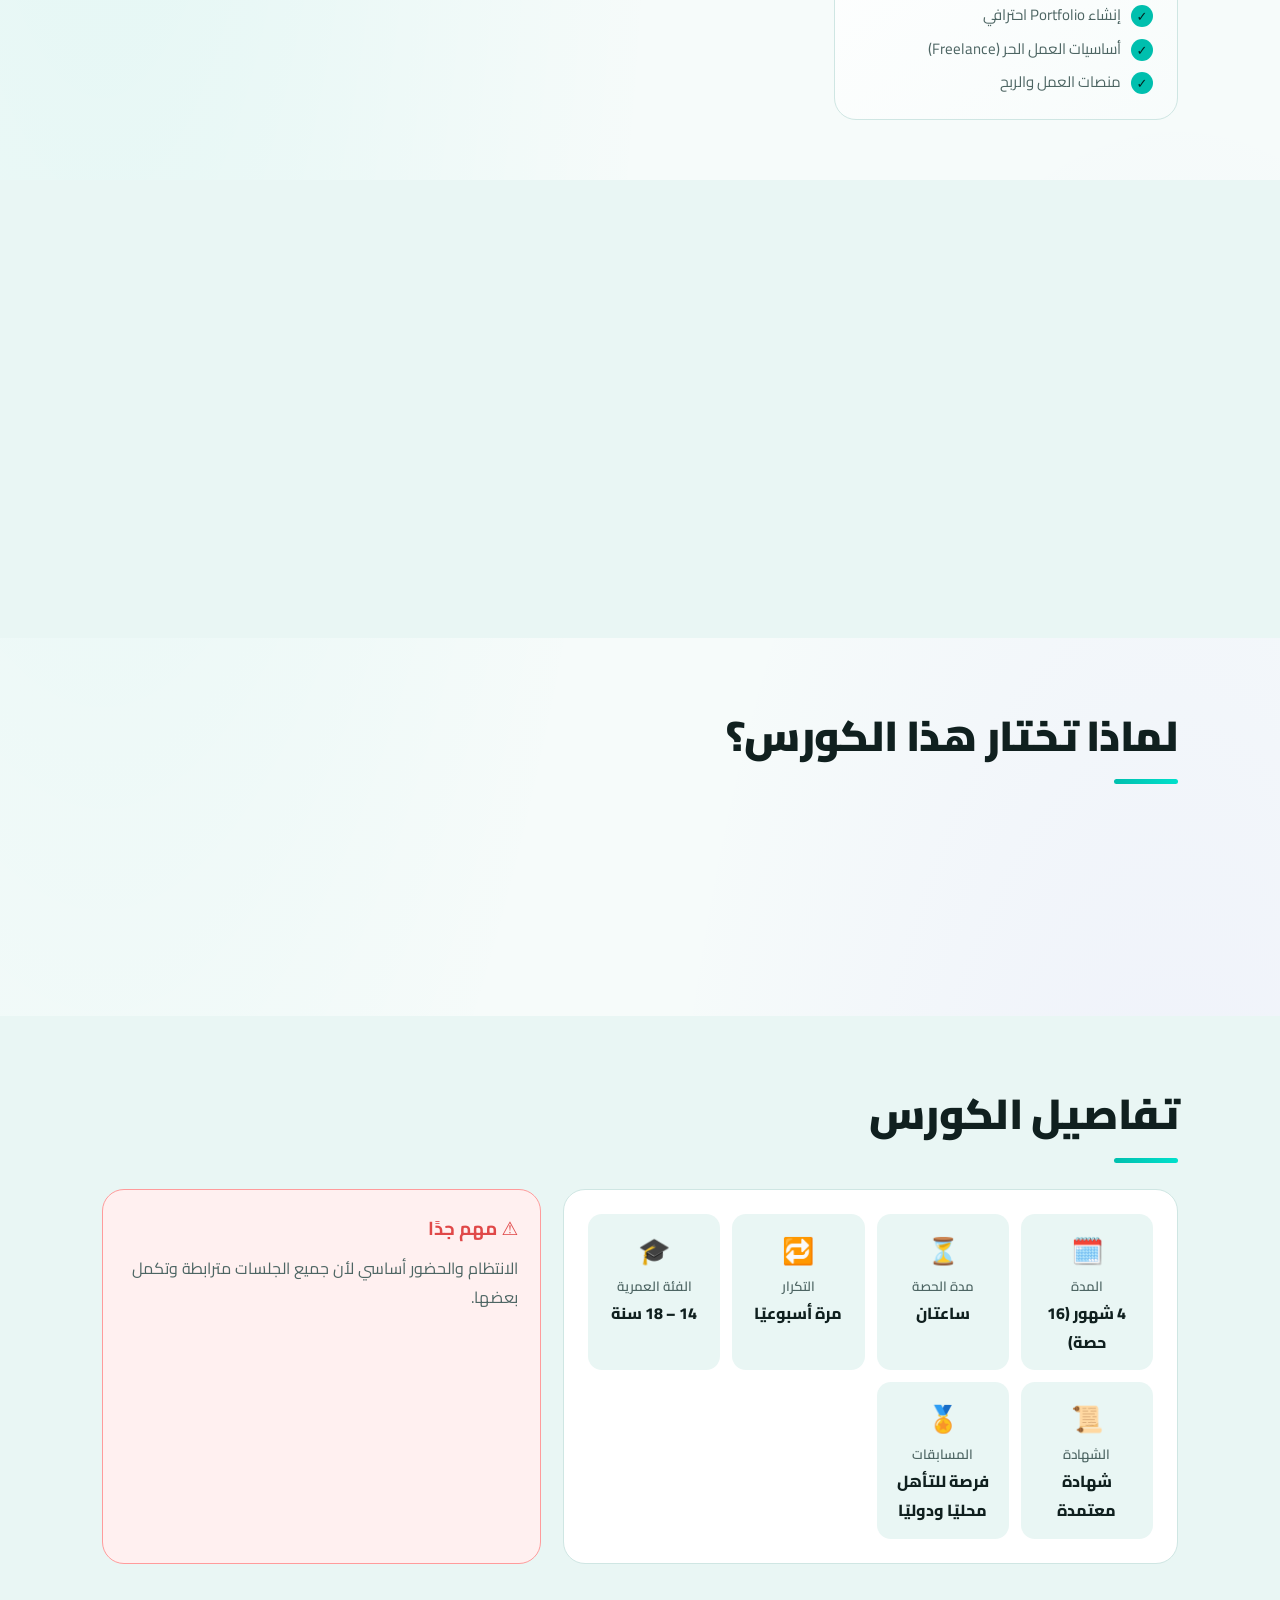
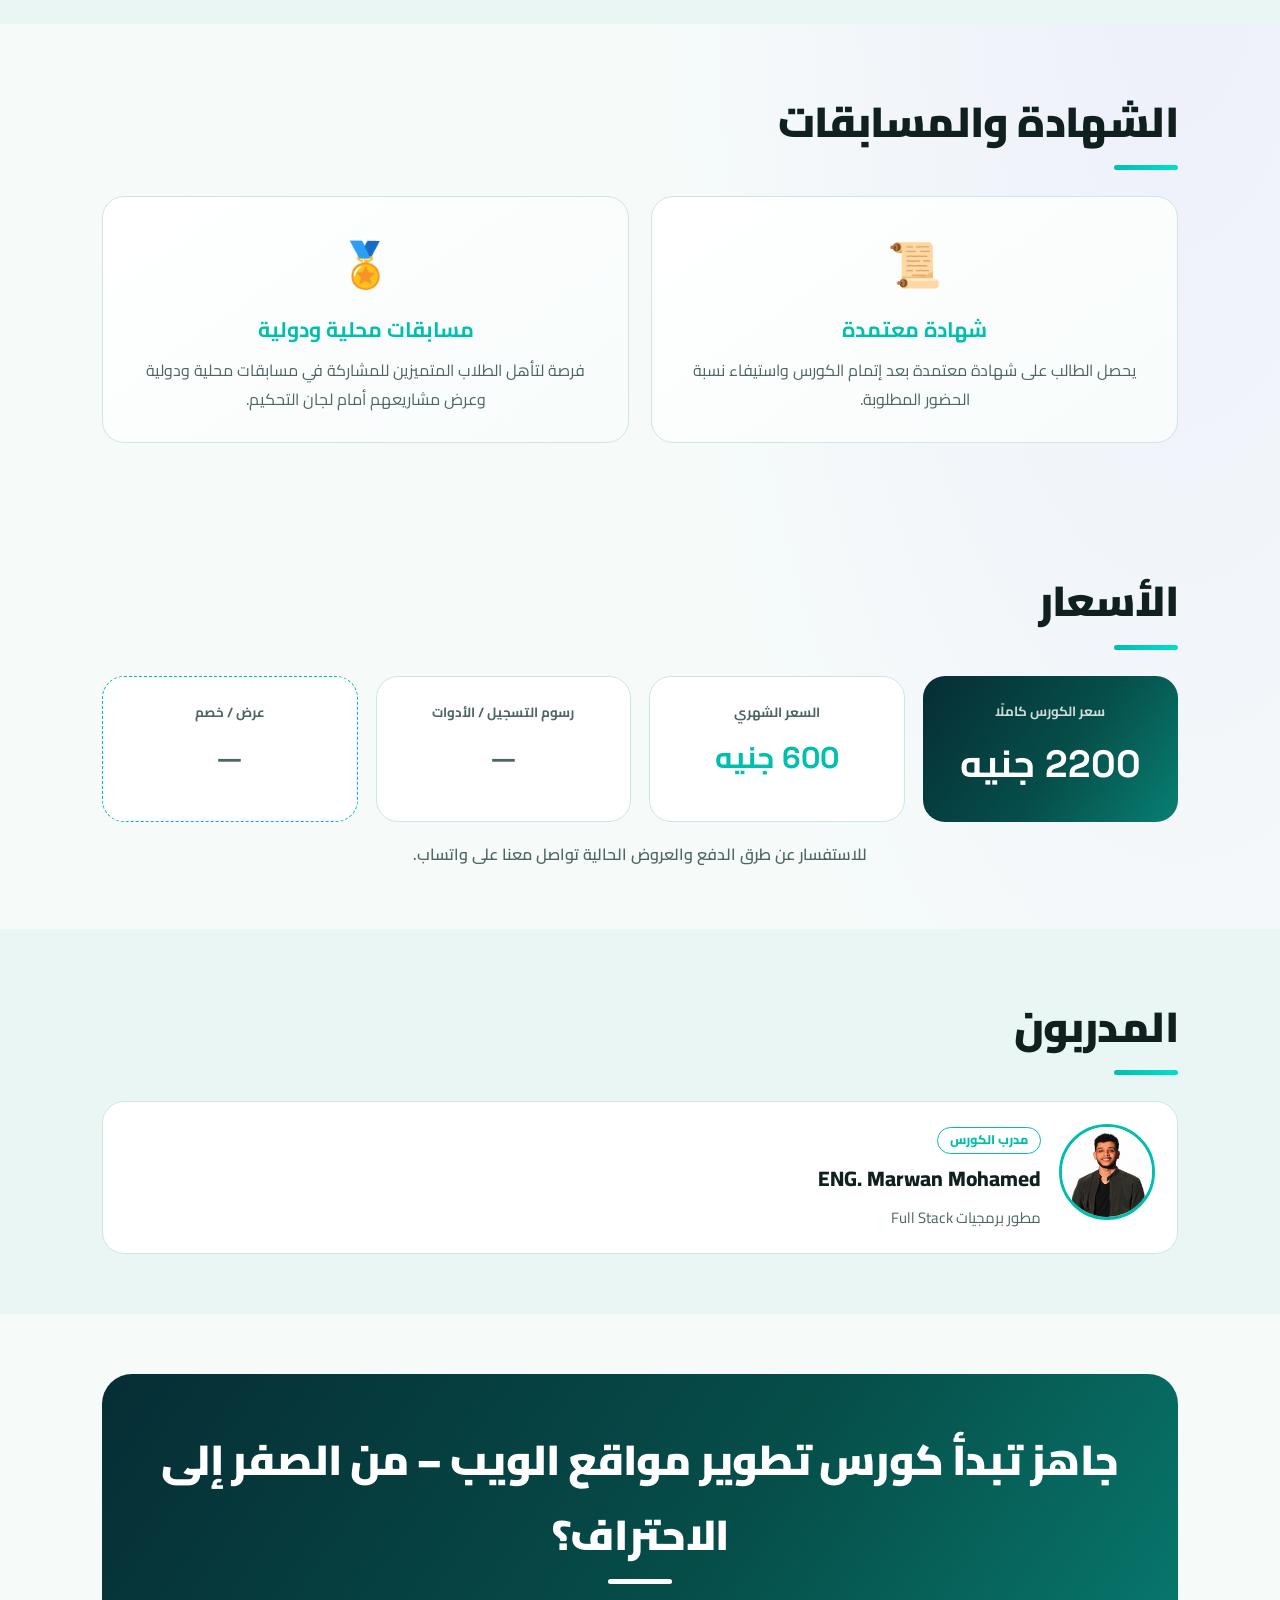
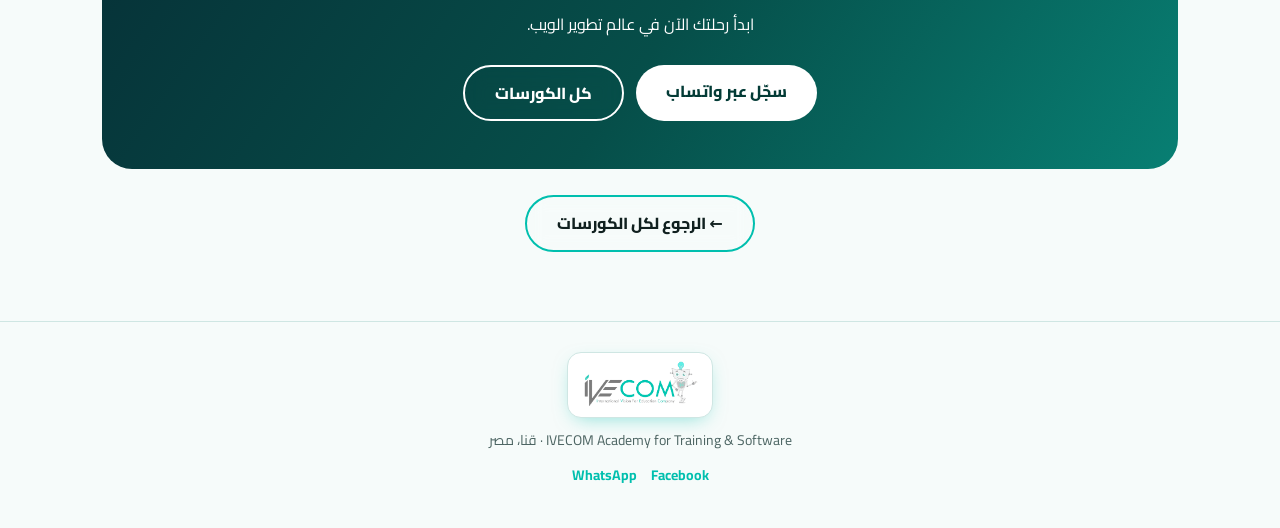
<file: courses/web-design/index.html>
<!DOCTYPE html>
<html lang="ar" dir="rtl">
<head>
<meta charset="utf-8">
<meta name="viewport" content="width=device-width, initial-scale=1, viewport-fit=cover">
<title>تطوير مواقع الويب – من الصفر إلى الاحتراف | IVECOM Academy</title>
<link rel="stylesheet" href="https://fonts.googleapis.com/css2?family=Cairo:wght@400;600;800;900&family=Space+Grotesk:wght@500;700&display=swap">
<link rel="stylesheet" href="../../style.css">
<link rel="stylesheet" href="course.css">
<link rel="stylesheet" href="../hero-fx.css">
</head>
<body>
<div id="pg"></div>
<nav><div class="wrap"><a href="../../index.html"><img src="../../images/ivecom academy.png" alt="IVECOM"></a>
<ul><li><a href="../../index.html#about">عن الأكاديمية</a></li><li><a href="../../index.html#programs">البرامج</a></li><li class="nav-courses"><a href="../../courses/index.html">الكورسات</a></li><li><a href="../../index.html#wins">الإنجازات</a></li><li><a href="../../index.html#gallery">الصور</a></li><li><a href="../../index.html#press">الإعلام</a></li><li><a href="../../index.html#contact">تواصل معنا</a></li></ul>
<a class="btn p" href="../../index.html#register" style="padding:6px 18px">سجّل الآن</a></div></nav>
<header class="chero" id="top"><div class="blob b1"></div><div class="grid"></div>
<div class="wrap">
<div class="course-img poster rise" id="course-img"><a href="images/poster.webp" target="_blank" rel="noopener" aria-label="عرض بوستر الكورس بالحجم الكامل"><img src="images/poster.webp" alt="بوستر كورس تطوير مواقع الويب" loading="eager"></a></div>
<div class="rise">
<div class="crumbs"><a href="../index.html">الكورسات</a> / تطوير مواقع الويب</div>
<span class="ctag">IVECOM Academy</span>
<h1>تطوير مواقع الويب – من الصفر إلى الاحتراف</h1>
<p class="lead">اصنع موقعك. أطلق إبداعك. ابنِ مستقبلك. تعلّم HTML وCSS وWordPress وابدأ طريقك في العمل الحر.</p>
<!-- ===== السعر بيظهر هنا تلقائيًا من قسم "الأسعار" (id=price-total) — أو اكتبه مباشرة داخل الـ span ===== -->
<a class="price-box" href="#pricing" aria-label="تفاصيل الأسعار"><small>السعر</small><span class="price" id="price"></span></a>
<div class="btns"><a class="btn p" href="https://wa.me/201004185696?text=%D8%B9%D8%A7%D9%8A%D8%B2%20%D8%A3%D8%B3%D8%AC%D9%84%20%D9%81%D9%8A%20%D9%83%D9%88%D8%B1%D8%B3%20%D8%AA%D8%B7%D9%88%D9%8A%D8%B1%20%D9%85%D9%88%D8%A7%D9%82%D8%B9%20%D8%A7%D9%84%D9%88%D9%8A%D8%A8%20%D9%81%D9%8A%20IVECOM" target="_blank" rel="noopener">سجّل في الكورس</a><a class="btn g" href="#plan">خطة الكورس</a></div>
</div></div></header>
<div class="facts-strip"><div class="wrap"><div class="fs rise">
<div><i>🎓</i><small>الفئة العمرية</small><b>14 – 18 سنة</b></div>
<div><i>🗓️</i><small>مدة الكورس</small><b>4 شهور (16 حصة)</b></div>
<div><i>⏳</i><small>مدة الحصة</small><b>ساعتان</b></div>
<div><i>🔁</i><small>تكرار الحصة</small><b>مرة أسبوعيًا</b></div>
</div></div></div>
<section class="csec" id="plan"><div class="wrap"><h2>محتوى الكورس</h2>
<div class="months">
<div class="month rise"><span class="mbadge">1 · HTML</span><h3>بناء هيكل صفحات الويب</h3><ul><li>أساسيات HTML5</li><li>العناصر والوسوم</li><li>الروابط والصور</li><li>الجداول والقوائم</li><li>نموذج اتصال</li></ul></div>
<div class="month rise"><span class="mbadge">2 · CSS</span><h3>التصميم والتنسيق الاحترافي</h3><ul><li>أساسيات CSS3</li><li>الألوان والخطوط</li><li>التنسيق والصندوق النموذجي (Box Model)</li><li>Flexbox و Grid</li><li>تصميم متجاوب (Responsive)</li></ul></div>
<div class="month rise"><span class="mbadge">3 · WordPress</span><h3>بناء مواقع كاملة</h3><ul><li>إنشاء موقع كامل</li><li>القوالب والإضافات</li><li>الصفحات والمدونات</li><li>القوائم والوسائط</li><li>تحسينات محركات البحث (SEO)</li></ul></div>
<div class="month rise"><span class="mbadge">4 · مشروع التخرج</span><h3>ومدخل إلى عالم الفريلانس</h3><ul><li>بناء مشروع موقع متكامل</li><li>نشر الموقع على الإنترنت</li><li>إنشاء Portfolio احترافي</li><li>أساسيات العمل الحر (Freelance)</li><li>منصات العمل والربح</li></ul></div>
</div></div></section>
<section class="csec alt" id="outcomes"><div class="wrap"><div class="tri">
<div class="box rise"><h3>⭐ المهارات التي سيكتسبها الطالب</h3><div class="skills"><div><i>🌐</i>HTML5</div><div><i>🎨</i>CSS3</div><div><i>📰</i>WordPress</div><div><i>💼</i>Freelance</div></div></div>
<div class="box rise"><h3>🏆 مخرجات الكورس</h3><ul><li>مواقع حقيقية منشورة على الإنترنت</li><li>Portfolio احترافي</li><li>مهارات عملية جاهزة لسوق العمل</li><li>أساس قوي للعمل في مجال تصميم المواقع</li><li>فرص للعمل الحر والربح من الإنترنت</li></ul></div>
<div class="box prereq rise" id="requirements"><h3>المتطلب الأساسي للالتحاق</h3><p>لا تحتاج لخبرة مسبقة… فقط شغف ورغبة في التعلم</p></div>
</div></div></section>
<section class="csec" id="why"><div class="wrap"><h2>لماذا تختار هذا الكورس؟</h2>
<div class="why rise"><div><i>🆕</i>محتوى محدث ومواكب للسوق</div><div><i>📜</i>شهادة حضور معتمدة</div><div><i>🧑‍🏫</i>متابعة فردية ودعم مستمر</div><div><i>📁</i>مشاريع حقيقية في كل مرحلة</div><div><i>🧩</i>شرح مبسط وتطبيق عملي</div><div><i>⭐</i>فرصة للتأهل لمسابقات محلية ودولية</div></div>
</div></section>
<section class="csec alt" id="details"><div class="wrap"><h2>تفاصيل الكورس</h2>
<div class="details">
<div class="box rise"><div class="dl">
<div><i>🗓️</i><small>المدة</small>4 شهور (16 حصة)</div>
<div><i>⏳</i><small>مدة الحصة</small>ساعتان</div>
<div><i>🔁</i><small>التكرار</small>مرة أسبوعيًا</div>
<div><i>🎓</i><small>الفئة العمرية</small>14 – 18 سنة</div>
<div><i>📜</i><small>الشهادة</small>شهادة معتمدة</div>
<div><i>🏅</i><small>المسابقات</small>فرصة للتأهل محليًا ودوليًا</div></div></div>
<div class="note rise"><h3>⚠️ مهم جدًا</h3><p>الانتظام والحضور أساسي لأن جميع الجلسات مترابطة وتكمل بعضها.</p></div>
</div></div></section>
<section class="csec" id="certificate"><div class="wrap"><h2>الشهادة والمسابقات</h2>
<div class="cert rise">
<div class="cbox"><i>📜</i><h3>شهادة معتمدة</h3><p>يحصل الطالب على شهادة معتمدة بعد إتمام الكورس واستيفاء نسبة الحضور المطلوبة.</p></div>
<div class="cbox"><i>🏅</i><h3>مسابقات محلية ودولية</h3><p>فرصة لتأهل الطلاب المتميزين للمشاركة في مسابقات محلية ودولية وعرض مشاريعهم أمام لجان التحكيم.</p></div>
</div>
</div></section>

<section class="csec" id="pricing"><div class="wrap"><h2>الأسعار</h2>
<!-- ===== خانة الأسعار =====
     عدّل القيم داخل كل <span class="pv"> (اتركها فارغة لتظهر "—").
     السعر الكلي في الأعلى (id="price") بيتنسخ تلقائيًا من هنا. ===== -->
<div class="pricing rise">
<div class="pcell main"><small>سعر الكورس كاملًا</small><span class="pv" id="price-total">2200 جنيه</span></div>
<div class="pcell"><small>السعر الشهري</small><span class="pv" id="price-month">600 جنيه</span></div>
<div class="pcell"><small>رسوم التسجيل / الأدوات</small><span class="pv" id="price-fees"></span></div>
<div class="pcell offer"><small>عرض / خصم</small><span class="pv" id="price-offer"></span></div>
</div>
<p class="pnote rise">للاستفسار عن طرق الدفع والعروض الحالية تواصل معنا على واتساب.</p>
</div></section>

<section class="csec alt" id="trainers"><div class="wrap"><h2>المدربون</h2>
<div class="trainers">
<!-- ===== بطاقة مدرب =====
     • الصورة: ضع الملف في فولدر images ثم اكتب: <img src="images/trainer1.webp" alt="اسم المدرب">
     • الاسم والوصف: اكتبهم داخل t-name و t-desc
     • مدرب جديد: انسخ كتلة <div class="trainer rise"> بالكامل والصقها تحتها ===== -->
<div class="trainer rise">
<div class="t-img"><img src="images/instructor.jpg" alt="ENG. Marwan Mohamed" loading="lazy"></div>
<div><span class="t-role">مدرب الكورس</span><h3 class="t-name">ENG. Marwan Mohamed</h3><p class="t-desc">مطور برمجيات Full Stack</p></div>
</div>
</div></div></section>

<section class="csec"><div class="wrap"><div class="enroll rise"><h2>جاهز تبدأ كورس تطوير مواقع الويب – من الصفر إلى الاحتراف؟</h2><p>ابدأ رحلتك الآن في عالم تطوير الويب.</p>
<div class="btns" style="justify-content:center"><a class="btn p" href="https://wa.me/201004185696?text=%D8%B9%D8%A7%D9%8A%D8%B2%20%D8%A3%D8%B3%D8%AC%D9%84%20%D9%81%D9%8A%20%D9%83%D9%88%D8%B1%D8%B3%20%D8%AA%D8%B7%D9%88%D9%8A%D8%B1%20%D9%85%D9%88%D8%A7%D9%82%D8%B9%20%D8%A7%D9%84%D9%88%D9%8A%D8%A8%20%D9%81%D9%8A%20IVECOM" target="_blank" rel="noopener">سجّل عبر واتساب</a><a class="btn g" style="color:#fff;border-color:#fff" href="../index.html">كل الكورسات</a></div></div>
<div class="back"><a class="btn g" href="../index.html">← الرجوع لكل الكورسات</a></div></div></section>

<footer><div class="wrap"><img src="../../images/ivecom academy.png" alt="IVECOM"><div>IVECOM Academy for Training &amp; Software · قنا، مصر</div><div class="soc"><a href="https://www.facebook.com/Ivecom.Qena" target="_blank" rel="noopener">Facebook</a><a href="https://wa.me/201004185696" target="_blank" rel="noopener">WhatsApp</a></div></div></footer>
<a class="wa" href="https://wa.me/201004185696?text=%D8%A7%D9%84%D8%B3%D9%84%D8%A7%D9%85%20%D8%B9%D9%84%D9%8A%D9%83%D9%85%D8%8C%20%D8%B9%D8%A7%D9%8A%D8%B2%20%D8%A3%D8%B3%D8%AA%D9%81%D8%B3%D8%B1%20%D8%B9%D9%86%20%D9%83%D9%88%D8%B1%D8%B3%20%D8%AA%D8%B7%D9%88%D9%8A%D8%B1%20%D9%85%D9%88%D8%A7%D9%82%D8%B9%20%D8%A7%D9%84%D9%88%D9%8A%D8%A8%20%D9%81%D9%8A%20IVECOM" target="_blank" rel="noopener" aria-label="تواصل معنا عبر واتساب">
<span class="wa-ic"><svg viewBox="0 0 32 32" width="26" height="26" aria-hidden="true" focusable="false"><path fill="currentColor" d="M16.04 3C9.4 3 4 8.38 4 15.02c0 2.12.55 4.19 1.6 6.01L4 29l8.14-1.57a12.02 12.02 0 0 0 3.9.65h.01C22.68 28.08 28 22.7 28 16.06 28 12.85 26.75 9.83 24.48 7.56A11.94 11.94 0 0 0 16.04 3Zm0 22.03h-.01a9.97 9.97 0 0 1-5.08-1.39l-.36-.22-4.83.93.96-4.7-.24-.38a9.93 9.93 0 0 1-1.52-5.25c0-5.5 4.5-9.97 10.05-9.97 2.68 0 5.2 1.04 7.09 2.93a9.9 9.9 0 0 1 2.94 7.05c0 5.5-4.52 9.99-10.6 9.99Zm5.5-7.47c-.3-.15-1.78-.88-2.06-.98-.27-.1-.47-.15-.67.15-.2.3-.77.98-.94 1.18-.17.2-.35.22-.65.07-.3-.15-1.27-.47-2.42-1.5-.9-.8-1.5-1.78-1.67-2.08-.17-.3-.02-.46.13-.61.14-.13.3-.35.45-.52.15-.18.2-.3.3-.5.1-.2.05-.37-.02-.52-.08-.15-.67-1.62-.92-2.22-.24-.58-.49-.5-.67-.51h-.57c-.2 0-.52.07-.8.37-.27.3-1.04 1.02-1.04 2.5s1.07 2.9 1.22 3.1c.15.2 2.1 3.2 5.08 4.49.71.3 1.26.49 1.7.63.71.23 1.36.2 1.87.12.57-.08 1.78-.73 2.03-1.43.25-.7.25-1.3.17-1.43-.07-.13-.27-.2-.57-.35Z"/></svg></span>
<span class="wa-tx"><small>هل لديك استفسار؟</small><b>تواصل عبر واتساب</b></span>
</a>
<script src="course.js" defer></script>
<script src="../hero-fx.js" defer></script>
</body>
</html>
</file>
<file: style.css>
:root{--stem-badge-w:150px;--bg:#f6fbfa;--bg2:#e9f6f4;--ink:#10201f;--mute:#4d6563;--teal:#00bfae;--teal2:#00e0cb;--gray:#7b7b7b;--card:#fff;--line:#cfe6e3;box-sizing:border-box;padding-top:env(safe-area-inset-top,0px);padding-bottom:env(safe-area-inset-bottom,0px)}
@media (prefers-color-scheme:dark){:root:not([data-theme="light"]){--bg:#071413;--bg2:#0b1f1d;--ink:#e8f7f5;--mute:#9bb8b4;--card:#0f2826;--line:#1b3c39}}
:root[data-theme="dark"]{--bg:#071413;--bg2:#0b1f1d;--ink:#e8f7f5;--mute:#9bb8b4;--card:#0f2826;--line:#1b3c39}
html{scroll-padding-top:calc(env(safe-area-inset-top,0px) + 70px);scroll-behavior:smooth}
*{box-sizing:border-box}
body{margin:0;background:var(--bg);color:var(--ink);font-family:'Cairo',system-ui,sans-serif;line-height:1.8;overflow-x:hidden}
body::before{content:"";position:fixed;inset:0 0 auto;height:env(safe-area-inset-top,0px);z-index:60;background:var(--bg)}
img{max-width:100%;display:block}
a{color:inherit;text-decoration:none}
:focus-visible{outline:3px solid var(--teal);outline-offset:3px}
.wrap{max-width:1120px;margin:auto;padding:0 22px}
nav{position:sticky;top:env(safe-area-inset-top,0px);z-index:50;backdrop-filter:blur(14px);background:color-mix(in srgb,var(--bg) 80%,transparent);border-bottom:1px solid var(--line)}
nav .wrap{display:flex;align-items:center;justify-content:space-between;height:64px}
nav img{height:38px}
nav ul{display:flex;gap:22px;list-style:none;margin:0;padding:0;font-weight:600;font-size:15px}
nav ul a:hover{color:var(--teal)}
@media(max-width:760px){nav ul{display:none}}
.hero{position:relative;overflow:hidden;padding:70px 0 90px;background:radial-gradient(circle at 80% 10%,var(--bg2),var(--bg) 60%)}
.blob{position:absolute;border-radius:50%;filter:blur(70px);opacity:.45;background:var(--teal);animation:drift 14s ease-in-out infinite alternate}
.b1{width:380px;height:380px;top:-120px;left:-100px}.b2{width:300px;height:300px;bottom:-100px;right:30%;background:var(--teal2);animation-delay:-6s}
@keyframes drift{to{transform:translate(60px,40px) scale(1.15)}}
.grid{position:absolute;inset:0;background-image:linear-gradient(var(--line) 1px,transparent 1px),linear-gradient(90deg,var(--line) 1px,transparent 1px);background-size:56px 56px;opacity:.55;mask-image:radial-gradient(circle at 50% 40%,#000,transparent 75%);-webkit-mask-image:radial-gradient(circle at 50% 40%,#000,transparent 75%)}
.hero .wrap{position:relative;display:grid;grid-template-columns:1.15fr .85fr;gap:30px;align-items:center}
@media(max-width:860px){.hero .wrap{grid-template-columns:1fr}.mascot{order:-1;max-width:260px;margin:auto}}
.tag{display:inline-block;padding:4px 16px;border:1px solid var(--teal);border-radius:99px;color:var(--teal);font-weight:700;font-size:14px;direction:ltr;font-family:'Space Grotesk',sans-serif}
h1{font-size:clamp(34px,6vw,64px);line-height:1.25;margin:16px 0;font-weight:900}
h1 .w{display:inline-block;color:var(--teal);min-width:5.5ch;border-bottom:4px solid var(--teal2);animation:pop .5s}
@keyframes pop{from{opacity:0;transform:translateY(14px)}}
.lead{color:var(--mute);font-size:18px;max-width:34em}
.btns{display:flex;gap:12px;flex-wrap:wrap;margin-top:26px}
.btn{padding:12px 26px;border-radius:12px;font-weight:800;transition:.25s;border:2px solid var(--teal)}
.btn.p{background:var(--teal);color:#032421}.btn.p:hover{transform:translateY(-3px);box-shadow:0 10px 30px -8px var(--teal)}
.btn.g:hover{background:var(--teal);color:#032421}
.mascot{position:relative}
.mascot img{border-radius:28px;box-shadow:0 30px 60px -25px #00bfae99;animation:float 5s ease-in-out infinite;border:3px solid var(--teal)}
@keyframes float{50%{transform:translateY(-16px) rotate(1.5deg)}}
.chip{position:absolute;background:var(--card);border:1px solid var(--line);border-radius:14px;padding:6px 14px;font-weight:800;font-size:14px;animation:float 6s ease-in-out infinite;direction:ltr}
.c1{top:6%;right:-6%}.c2{bottom:12%;left:-8%;animation-delay:-2s}.c3{bottom:-2%;right:10%;animation-delay:-4s}
section{padding:80px 0}
h2{font-size:clamp(28px,4vw,42px);margin:0 0 10px;font-weight:900}
.sub{color:var(--mute);max-width:40em;margin:0 0 36px}
.stats{background:var(--teal);color:#032421;padding:36px 0}
.stats .wrap{display:grid;grid-template-columns:repeat(auto-fit,minmax(160px,1fr));gap:20px;text-align:center}
.stats b{display:block;font-size:48px;font-weight:900;line-height:1.1;font-family:'Space Grotesk',sans-serif}
.about{display:grid;grid-template-columns:1fr 1fr;gap:40px;align-items:center}
@media(max-width:820px){.about{grid-template-columns:1fr}}
.about img{border-radius:24px;border:1px solid var(--line)}
.facts{display:grid;grid-template-columns:1fr 1fr;gap:12px;margin-top:20px}
.facts div{background:var(--card);border:1px solid var(--line);border-radius:14px;padding:10px 14px;font-size:14px}
.facts span{display:block;color:var(--teal);font-weight:800}
.cards{display:grid;grid-template-columns:repeat(auto-fit,minmax(290px,1fr));gap:22px}
.card{background:var(--card);border:1px solid var(--line);border-radius:22px;padding:28px;transition:transform .3s,border-color .3s;transform-style:preserve-3d}
.card:hover{border-color:var(--teal)}
.card h3{margin:6px 0 10px;font-size:23px}
.card ul{margin:0;padding:0 18px 0 0;color:var(--mute)}
.ic{width:54px;height:54px;border-radius:16px;background:linear-gradient(135deg,var(--teal),var(--teal2));display:grid;place-items:center;font-size:26px}
.alt{background:var(--bg2)}
.rise{opacity:0;transform:translateY(30px);transition:1s cubic-bezier(.2,.7,.2,1)}
.rise.in{opacity:1;transform:none}
.tl{position:relative;display:grid;gap:14px;padding-right:30px}
.tl::before{content:"";position:absolute;right:8px;top:6px;bottom:6px;width:3px;background:linear-gradient(var(--teal),var(--teal2),transparent);border-radius:3px}
.tl div{position:relative;background:var(--card);border:1px solid var(--line);border-radius:16px;padding:14px 20px}
.tl div::after{content:"";position:absolute;right:-29px;top:22px;width:15px;height:15px;border-radius:50%;background:var(--teal);box-shadow:0 0 0 5px color-mix(in srgb,var(--teal) 25%,transparent)}
.tl b{color:var(--teal)}
.gal{display:grid;grid-template-columns:repeat(6,1fr);gap:14px}
.gal figure{margin:0;overflow:hidden;border-radius:20px;grid-column:span 2;aspect-ratio:3/4}
.gal figure.wide{grid-column:span 6;aspect-ratio:16/6}
.gal img{width:100%;height:100%;object-fit:cover;transition:transform .8s}
.gal figure:hover img{transform:scale(1.08)}
@media(max-width:700px){.gal figure{grid-column:span 6;aspect-ratio:4/5}.gal figure.wide{aspect-ratio:16/8}}
.stem{display:flex;gap:18px;align-items:center;flex-wrap:wrap;background:var(--card);border:1px solid var(--line);border-radius:22px;padding:24px 28px;margin-top:22px}
.stem b{font-family:'Space Grotesk',sans-serif;font-size:28px;color:var(--teal)}
.cta{text-align:center;background:linear-gradient(135deg,#033b36,#00a89a);color:#fff;border-radius:30px;padding:56px 24px;position:relative;overflow:hidden}
.cta h2{color:#fff}.cta .btn.p{background:#fff;border-color:#fff}
footer{padding:30px 0 40px;text-align:center;color:var(--mute);font-size:14px}
footer img{height:46px;margin:0 auto 10px}
@media(prefers-reduced-motion:reduce){*{animation:none!important;transition:none!important}.rise{opacity:1;transform:none}}
nav img,footer img{background:#fff;border-radius:14px;padding:5px 14px;border:1px solid var(--line);box-shadow:0 6px 20px -8px #00bfae88}
nav img{height:46px}footer img{height:66px}
#pg{position:fixed;top:env(safe-area-inset-top,0px);left:0;height:3px;width:0;z-index:70;background:linear-gradient(90deg,var(--teal),var(--teal2))}
.hero .wrap>div:first-child{direction:ltr;text-align:left}
.hero h1{font-family:'Space Grotesk',sans-serif;letter-spacing:-.03em;background:linear-gradient(100deg,var(--ink) 20%,var(--teal) 50%,var(--ink) 80%);background-size:250% 100%;-webkit-background-clip:text;background-clip:text;color:transparent;animation:shine 6s linear infinite}
@keyframes shine{to{background-position:-250% 0}}
.hero .lead{font-family:'Space Grotesk',sans-serif;font-size:17px}
.rot{font-family:'Space Grotesk',sans-serif;font-size:24px;font-weight:700;margin:0 0 10px}
.rot .w{min-width:0;display:inline-block}
.mascot{isolation:isolate}
.mascot::before,.mascot::after{content:"";position:absolute;inset:-34px;border:2px dashed var(--teal);border-radius:50%;opacity:.5;animation:spin 26s linear infinite;z-index:-1}
.mascot::after{inset:-72px;border-style:dotted;animation-duration:42s;animation-direction:reverse}
@keyframes spin{to{transform:rotate(360deg)}}
.circ{position:absolute;inset:0;width:100%;height:100%;opacity:.55}
.circ path{fill:none;stroke:var(--teal);stroke-width:2;stroke-dasharray:10 300;animation:run 7s linear infinite}
.circ path:nth-child(2){animation-delay:-2s}.circ path:nth-child(3){animation-delay:-4s}
@keyframes run{to{stroke-dashoffset:-1000}}
.btn{position:relative;overflow:hidden;display:inline-block}
.btn.p::after{content:"";position:absolute;inset:0;background:linear-gradient(110deg,transparent 30%,#fff9 50%,transparent 70%);transform:translateX(-120%);transition:.6s}
.btn.p:hover::after{transform:translateX(120%)}
h2::after{content:"";display:block;width:64px;height:5px;border-radius:5px;margin-top:6px;background:linear-gradient(90deg,var(--teal),var(--teal2))}
.cta h2::after{margin:6px auto 0;background:#fff}
.ic{box-shadow:0 12px 30px -10px var(--teal)}
.moments{padding:28px 0 18px;background:linear-gradient(180deg,color-mix(in srgb,var(--teal) 7%,var(--bg)),var(--bg) 70%);border-block:1px solid var(--line)}
.moments-title{margin:0 0 14px;text-align:center;direction:ltr;font-family:'Space Grotesk',sans-serif;font-weight:700;font-size:13px;letter-spacing:.22em;text-transform:uppercase;color:var(--teal)}
.moments-viewport{overflow:hidden;direction:ltr;padding:12px 0 20px;-webkit-mask-image:linear-gradient(90deg,transparent,#000 5%,#000 95%,transparent);mask-image:linear-gradient(90deg,transparent,#000 5%,#000 95%,transparent)}
.moments-track{display:flex;width:max-content;animation:moments var(--moments-speed,160s) linear infinite}
.moments-viewport:hover .moments-track,.moments-viewport:focus-within .moments-track{animation-play-state:paused}
.moments-set{display:flex;gap:16px;padding-inline-end:16px}
.moments-card{flex:0 0 auto;width:280px;height:186px;margin:0;border-radius:18px;overflow:hidden;border:2px solid transparent;background:var(--card);box-shadow:0 14px 28px -18px #00bfae99;transition:transform .35s ease,box-shadow .35s ease,border-color .35s ease}
.moments-card img{width:100%;height:100%;object-fit:cover}
.moments-card:hover{transform:translateY(-6px);border-color:var(--teal);box-shadow:0 18px 36px -14px var(--teal)}
@keyframes moments{to{transform:translateX(-50%)}}
@media(max-width:700px){.moments{padding:22px 0 12px}.moments-title{font-size:12px;letter-spacing:.16em}.moments-card{width:210px;height:140px;border-radius:14px}.moments-set{gap:12px;padding-inline-end:12px}.moments-track{animation-duration:calc(var(--moments-speed,160s) * .7)}}
@media(prefers-reduced-motion:reduce){.moments-viewport{overflow-x:auto;-webkit-mask-image:none;mask-image:none}.moments-track{animation:none}}
.vid{display:grid;grid-template-columns:1fr 1fr;gap:40px;align-items:center}
@media(max-width:820px){.vid{grid-template-columns:1fr}}
.reel{position:relative;width:min(100%,340px);aspect-ratio:9/16;margin:auto;border-radius:28px;overflow:hidden;background:#033b36 center/cover;border:3px solid var(--teal);cursor:pointer;box-shadow:0 30px 60px -25px var(--teal)}
.reel iframe{position:absolute;inset:0;width:100%;height:100%;border:0}
.play{position:absolute;inset:0;margin:auto;width:84px;height:84px;border-radius:50%;background:var(--teal);display:grid;place-items:center;font-size:34px;color:#032421;animation:pulse 2s infinite}
@keyframes pulse{0%{box-shadow:0 0 0 0 #00e0cbaa}100%{box-shadow:0 0 0 30px #00e0cb00}}
.press{display:grid;grid-template-columns:repeat(auto-fit,minmax(250px,1fr));gap:16px}
.pc{display:flex;gap:14px;align-items:center;background:var(--card);border:1px solid var(--line);border-radius:18px;padding:16px 18px;transition:.3s}
.pc:hover{transform:translateY(-5px);border-color:var(--teal);box-shadow:0 14px 30px -16px var(--teal)}
.pc i{font-style:normal;width:48px;height:48px;border-radius:14px;display:grid;place-items:center;font-size:22px;background:var(--bg2);flex:none}
.pc small{color:var(--mute);display:block;line-height:1.4}
.cta::before{content:"";position:absolute;width:320px;height:320px;border-radius:50%;background:#ffffff14;top:-120px;right:-90px}
.cta::after{content:"";position:absolute;width:200px;height:200px;border-radius:50%;border:3px solid #ffffff30;bottom:-70px;left:-50px}
.cta .btn.g{color:#fff;border-color:#fff}.cta .btn.g:hover{background:#fff;color:#033b36}
.cta .btn.p{color:#033b36}
.soc{display:flex;gap:14px;justify-content:center;margin-top:10px}.soc a{font-weight:700;color:var(--teal)}


/* ===== IVECOM CREATIVE EXPERIENCE ===== */
:root {
  --violet: #7657ff;
  --cyan: #21e6d2;
  --pink: #ff6db4;
  --deep: #071b25;
}
body {
  background-image:
    radial-gradient(ellipse at 8% 22%, color-mix(in srgb, var(--teal) 8%, transparent), transparent 34%),
    radial-gradient(ellipse at 92% 58%, color-mix(in srgb, var(--violet) 7%, transparent), transparent 32%);
}
nav { box-shadow: 0 8px 30px #001f2510; }
nav .wrap { gap: 18px; }
nav ul a { position: relative; transition: color .25s ease; }
nav ul a::after {
  content: ""; position: absolute; right: 0; bottom: -8px; width: 0; height: 2px;
  border-radius: 2px; background: linear-gradient(90deg,var(--teal),var(--violet));
  transition: width .3s ease;
}
nav ul a:hover::after { width: 100%; }
.hero { isolation: isolate; }
.hero::after {
  content: ""; position: absolute; width: 420px; height: 420px; border-radius: 50%;
  border: 1px solid color-mix(in srgb,var(--teal) 30%,transparent);
  left: -180px; bottom: -240px; box-shadow: 0 0 0 34px color-mix(in srgb,var(--teal) 5%,transparent),
  0 0 0 70px color-mix(in srgb,var(--violet) 4%,transparent); pointer-events: none;
}
.hero .wrap > div:first-child { max-width: 680px; }
.hero h1 { filter: drop-shadow(0 8px 24px #00bfae18); }
.tag { box-shadow: 0 0 24px color-mix(in srgb,var(--teal) 18%,transparent); }
.btn { border-radius: 999px; padding-inline: 30px; }
.btn.p { background: linear-gradient(110deg,var(--teal),var(--teal2)); border: 0; }
.btn.g { backdrop-filter: blur(10px); }
.mascot img { box-shadow: 0 28px 70px -22px #00bfae88, 0 0 0 10px #00bfae0d; }
section:not(.stats) h2 { letter-spacing: -.6px; }
.card {
  position: relative; overflow: hidden;
  box-shadow: 0 14px 42px -32px #002b2a55;
  background: linear-gradient(145deg,var(--card),color-mix(in srgb,var(--bg2) 34%,var(--card)));
}
.card::before {
  content: ""; position: absolute; inset: 0 auto 0 0; width: 3px;
  background: linear-gradient(180deg,var(--teal),var(--violet),var(--pink));
  transform: scaleY(0); transform-origin: bottom; transition: transform .35s ease;
}
.card:hover::before { transform: scaleY(1); }
.card:hover { box-shadow: 0 24px 55px -32px #00bfae99; }
.ic { background: linear-gradient(135deg,var(--teal),#62f5df 55%,#9c8aff); color: #052522; }
.stats { position: relative; overflow: hidden; }
.stats::before,.stats::after {
  content: ""; position: absolute; width: 230px; height: 230px; border: 1px solid #ffffff45;
  border-radius: 50%; pointer-events: none;
}
.stats::before { top: -170px; right: 8%; box-shadow: 0 0 0 24px #ffffff0d,0 0 0 48px #ffffff0a; }
.stats::after { bottom: -190px; left: 12%; }
.stats .wrap { position: relative; z-index: 1; }
.stats b { text-shadow: 0 5px 22px #00534b33; }
.gal figure { position: relative; box-shadow: 0 15px 35px -24px #001c1c99; }
.gal figure::after {
  content: ""; position: absolute; inset: 45% 0 0;
  background: linear-gradient(transparent,#031c1acc); opacity: .45; pointer-events: none;
}
.tl div { box-shadow: 0 10px 30px -25px #002b2a88; transition: transform .25s,border-color .25s; }
.tl div:hover { transform: translateX(-5px); border-color: var(--teal); }
.stem { box-shadow: 0 18px 45px -34px #00bfae99; }
.cta {
  box-shadow: 0 30px 70px -35px #003b36aa;
  background: radial-gradient(circle at 15% 10%,#21e6d255,transparent 34%),
              linear-gradient(125deg,#062d35,#064e49 55%,#087f73);
}
footer { border-top: 1px solid var(--line); }

/* Dynamic pointer glow and back-to-top control */
.pointer-glow {
  position: fixed; z-index: 1; width: 340px; height: 340px; border-radius: 50%;
  pointer-events: none; opacity: .13; filter: blur(50px);
  background: radial-gradient(circle,var(--teal),transparent 68%);
  transform: translate(-50%,-50%); mix-blend-mode: screen;
}
#backTop {
  position: fixed; right: 20px; bottom: 22px; z-index: 54; width: 46px; height: 46px;
  border: 1px solid var(--line); border-radius: 50%; background: var(--card);
  color: var(--teal); font-size: 22px; font-weight: 900; cursor: pointer;
  box-shadow: 0 10px 30px #001f251c; opacity: 0; visibility: hidden;
  transform: translateY(12px); transition: .25s ease;
}
#backTop.visible { opacity: 1; visibility: visible; transform: translateY(0); }
#particleCanvas { position: absolute; inset: 0; width: 100%; height: 100%; pointer-events: none; opacity: .5; }
@media (max-width:760px) {
  .hero { padding-top: 52px; }
  .hero::after { width: 260px; height: 260px; }
  .card { padding: 23px; }
  #backTop { right: 14px; bottom: 88px; }
}
@media (prefers-reduced-motion: reduce) {
  .pointer-glow, #particleCanvas { display: none; }
}

/* IVECOM mascot appearances across the page */
section { position: relative; }
.section-bot {
  position: absolute;
  left: clamp(12px, 4vw, 58px);
  top: 28px;
  width: clamp(88px, 13vw, 166px);
  height: auto;
  object-fit: contain;
  z-index: 2;
  pointer-events: none;
  filter: drop-shadow(0 12px 22px #00bfae28);
  animation: botFloat 5s ease-in-out infinite;
}
#about .section-bot { top: 48px; }
#contact .section-bot { top: 50%; transform: translateY(-50%); width: clamp(100px, 15vw, 185px); }
#programs .section-bot, #gallery .section-bot, #press .section-bot { top: 38px; }
@keyframes botFloat { 0%,100% { translate: 0 0; } 50% { translate: 0 -9px; } }
.mascot img { object-fit: contain; background: transparent; }
@media (max-width:760px) {
  .section-bot { width: 78px; left: 8px; top: 18px; opacity: .9; }
  #about .section-bot, #programs .section-bot, #gallery .section-bot, #press .section-bot { top: 20px; }
  #contact .section-bot { width: 92px; left: 0; }
  section h2, section .sub { max-width: calc(100% - 82px); }
}
@media (prefers-reduced-motion: reduce) { .section-bot { animation: none; } }

/* Courses tab stays visible on mobile */
.nav-courses a{color:var(--teal)}
@media(max-width:760px){nav ul{display:flex;gap:0}nav ul li:not(.nav-courses){display:none}}

/* ===== WhatsApp floating button (pro) ===== */
.wa{position:fixed;bottom:calc(env(safe-area-inset-bottom,0px) + 18px);left:18px;z-index:55;display:flex;align-items:center;gap:12px;direction:rtl;
  padding:8px 20px 8px 8px;border-radius:999px;color:#fff;
  background:linear-gradient(135deg,#25d366,#128c7e);
  box-shadow:0 14px 32px -10px #128c7ecc,0 2px 6px #0003;
  transition:transform .25s ease,box-shadow .25s ease}
.wa:hover{transform:translateY(-3px);box-shadow:0 20px 38px -12px #128c7eee,0 2px 8px #0003}
.wa:active{transform:translateY(0) scale(.98)}
.wa-ic{position:relative;flex:none;width:46px;height:46px;border-radius:50%;background:#fff;color:#128c7e;display:grid;place-items:center}
.wa-ic::after{content:"";position:absolute;inset:0;border-radius:50%;border:2px solid #25d366;animation:wa-ring 2.6s ease-out infinite}
.wa-tx{display:flex;flex-direction:column;line-height:1.25;text-align:right}
.wa-tx small{font-size:11.5px;opacity:.9;font-weight:600}
.wa-tx b{font-size:15px;font-weight:800;white-space:nowrap}
@keyframes wa-ring{0%{transform:scale(1);opacity:.7}100%{transform:scale(1.6);opacity:0}}
@media(max-width:560px){
  .wa{padding:6px;gap:0;left:14px}
  .wa-tx{display:none}
  .wa-ic{width:52px;height:52px}
}
@media(prefers-reduced-motion:reduce){.wa-ic::after{animation:none}.wa{transition:none}}

/* ===== STEM.org accreditation badge ===== */
.stem{gap:26px}
.stem-body{flex:1 1 280px;display:flex;flex-direction:column;gap:6px}
.stem-badge{flex:none;width:var(--stem-badge-w);height:auto;max-width:100%;object-fit:contain;background:#fff;border:1px solid var(--line);border-radius:16px;padding:10px}
.stem-badge.is-missing{min-height:var(--stem-badge-w);border:2px dashed var(--teal);color:var(--mute);font-size:12px;text-align:center}
@media(max-width:560px){.stem{justify-content:center;text-align:center}.stem-badge{--stem-badge-w:130px}}

/* ===== شركاؤنا (Partners) ===== */
.partners-grid{display:grid;grid-template-columns:repeat(auto-fit,minmax(150px,1fr));gap:20px;margin-top:30px}
.partner{aspect-ratio:1/1;display:grid;place-items:center;padding:12px;background:#fff;border:1px solid var(--line);border-radius:22px;overflow:hidden;transition:transform .3s,border-color .3s,box-shadow .3s}
.partner img{width:100%;height:100%;object-fit:contain;border-radius:12px}
.partner:hover{transform:translateY(-6px);border-color:var(--teal);box-shadow:0 22px 44px -26px #00bfae99}
@media(max-width:700px){.partners-grid{grid-template-columns:repeat(2,1fr);gap:14px}}

/* ===== كروت مميزة: spotlight + حد متحرك + tilt (نفس شكل كروت صفحة الكورسات) ===== */
@property --ang{syntax:"<angle>";inherits:false;initial-value:0deg}
@keyframes cardSpin{to{--ang:360deg}}

.card,.pc{
  position:relative;isolation:isolate;overflow:hidden;
  background-color:var(--card);
  background-image:
    radial-gradient(color-mix(in srgb,var(--teal) 14%,transparent) 1px,transparent 1.3px),
    linear-gradient(165deg,color-mix(in srgb,var(--teal) 6%,transparent),transparent 45%);
  background-size:18px 18px,100% 100%;
  transition:transform .35s cubic-bezier(.2,.7,.2,1),opacity .9s ease,border-color .3s,box-shadow .4s;
  will-change:transform;
}
.card{border-radius:24px}
.pc{border-radius:20px}
.card>*,.pc>*{position:relative;z-index:2}

/* spotlight يتبع الماوس (بيحل محل الخط الجانبي القديم) */
.card::before,.pc::before{
  content:"";position:absolute;inset:0;width:auto;z-index:1;pointer-events:none;border-radius:inherit;
  background:radial-gradient(380px circle at var(--mx,50%) var(--my,0%),
    color-mix(in srgb,var(--teal) 26%,transparent),transparent 62%);
  transform:none;opacity:0;transition:opacity .35s;
}
/* حد متدرّج بيلف حوالين الكارت */
.card::after,.pc::after{
  content:"";position:absolute;inset:-1px;z-index:3;pointer-events:none;border-radius:inherit;padding:2px;
  background:conic-gradient(from var(--ang),transparent 0 50%,var(--teal) 72%,var(--teal2) 90%,transparent);
  -webkit-mask:linear-gradient(#000 0 0) content-box,linear-gradient(#000 0 0);
  -webkit-mask-composite:xor;mask-composite:exclude;
  opacity:0;transition:opacity .4s;
  animation:cardSpin 3.2s linear infinite;animation-play-state:paused;
}
.card h3{transition:color .3s}
.ic{transition:transform .4s cubic-bezier(.2,.7,.2,1)}

@media (hover:hover){
  .card:hover,.pc:hover{
    border-color:transparent;
    box-shadow:0 30px 60px -30px color-mix(in srgb,var(--teal) 70%,transparent),
               0 0 0 1px color-mix(in srgb,var(--teal) 25%,transparent);
  }
  .card:hover::before,.pc:hover::before{opacity:1;transform:none}
  .card:hover::after,.pc:hover::after{opacity:1;animation-play-state:running}
  .card:hover h3{color:var(--teal)}
  .card:hover .ic{transform:scale(1.1) rotate(-6deg)}
  .card.is-tilt,.pc.is-tilt{
    transform:perspective(900px) rotateX(var(--rx,0deg)) rotateY(var(--ry,0deg)) translateY(-8px) scale(1.015)!important;
    transition:transform .12s linear,opacity .9s ease,border-color .3s,box-shadow .4s;
  }
}
@media (prefers-reduced-motion:reduce){.card.is-tilt,.pc.is-tilt{transform:none!important}}
</file>
<file: courses/courses.css>
.lhero{position:relative;overflow:hidden;isolation:isolate;padding:60px 0 44px;text-align:center;background:radial-gradient(circle at 80% 10%,var(--bg2),var(--bg) 60%)}
.lhero .wrap{position:relative;z-index:2}
/* خلفية متحركة زي الرئيسية: blobs + grid + خطوط دوائر + particles (بتتضاف من courses.js) */
.lhero-decor{position:absolute;inset:0;z-index:0;pointer-events:none;overflow:hidden}
.lhero-decor .b1{width:340px;height:340px;top:-130px;left:-90px}
.lhero-decor .b2{width:280px;height:280px;bottom:-120px;right:20%}
.lhero::after{content:"";position:absolute;z-index:0;width:380px;height:380px;border-radius:50%;pointer-events:none;
  border:1px solid color-mix(in srgb,var(--teal) 30%,transparent);left:-170px;bottom:-230px;
  box-shadow:0 0 0 34px color-mix(in srgb,var(--teal) 5%,transparent),0 0 0 70px color-mix(in srgb,var(--violet,#7657ff) 4%,transparent)}
.lhero h1{background:linear-gradient(100deg,var(--ink) 20%,var(--teal) 50%,var(--ink) 80%);background-size:250% 100%;-webkit-background-clip:text;background-clip:text;color:transparent;animation:shine 6s linear infinite;filter:drop-shadow(0 8px 24px #00bfae18)}
.ctag{box-shadow:0 0 24px color-mix(in srgb,var(--teal) 18%,transparent)}
.ctag{display:inline-block;padding:4px 16px;border:1px solid var(--teal);border-radius:99px;color:var(--teal);font-weight:700;font-size:14px}
.lhero h1{font-size:clamp(34px,5vw,56px);margin:10px 0;font-weight:900}
.lhero h1::after{content:"";display:block;width:64px;height:5px;border-radius:5px;margin:8px auto 0;background:linear-gradient(90deg,var(--teal),var(--teal2))}
.lhero p{color:var(--mute);max-width:40em;margin:0 auto}

/* ===== الكروت المميزة: spotlight + حدود متحركة + tilt ثلاثي الأبعاد ===== */
@property --ang{syntax:"<angle>";inherits:false;initial-value:0deg}
@keyframes ccSpin{to{--ang:360deg}}

.ccards{display:grid;grid-template-columns:repeat(auto-fill,minmax(270px,1fr));gap:24px}

.ccard{
  position:relative;isolation:isolate;overflow:hidden;
  display:flex;flex-direction:column;gap:6px;
  padding:22px;border-radius:24px;
  border:1px solid var(--line);
  background-color:var(--card);
  background-image:
    radial-gradient(color-mix(in srgb,var(--teal) 14%,transparent) 1px,transparent 1.3px),
    linear-gradient(165deg,color-mix(in srgb,var(--teal) 6%,transparent),transparent 45%);
  background-size:18px 18px,100% 100%;
  transition:transform .35s cubic-bezier(.2,.7,.2,1),opacity .9s ease,border-color .3s,box-shadow .4s;
  will-change:transform;
}
.ccard>*{position:relative;z-index:2}

/* spotlight يتبع الماوس */
.ccard::before{
  content:"";position:absolute;inset:0;z-index:1;pointer-events:none;border-radius:inherit;
  background:radial-gradient(380px circle at var(--mx,50%) var(--my,0%),
    color-mix(in srgb,var(--teal) 26%,transparent),transparent 62%);
  opacity:0;transition:opacity .35s;
}
/* حد متدرّج بيلف حوالين الكارت */
.ccard::after{
  content:"";position:absolute;inset:-1px;z-index:3;pointer-events:none;border-radius:inherit;padding:2px;
  background:conic-gradient(from var(--ang),transparent 0 50%,var(--teal) 72%,var(--teal2) 90%,transparent);
  -webkit-mask:linear-gradient(#000 0 0) content-box,linear-gradient(#000 0 0);
  -webkit-mask-composite:xor;mask-composite:exclude;
  opacity:0;transition:opacity .4s;
  animation:ccSpin 3.2s linear infinite;animation-play-state:paused;
}

.ccard h3{margin:10px 0 2px;font-size:21px;font-weight:800;transition:color .3s}
.ccard p{margin:0;color:var(--mute);font-size:15px;line-height:1.7;flex:1}

.ccard .more{
  align-self:flex-start;position:relative;margin-top:14px;padding-bottom:3px;
  color:var(--teal);font-weight:800;transition:transform .35s cubic-bezier(.2,.7,.2,1);
}
.ccard .more::after{
  content:"";position:absolute;inset-inline:0;bottom:0;height:2px;border-radius:2px;
  background:linear-gradient(90deg,var(--teal),var(--teal2));
  transform:scaleX(0);transform-origin:right;transition:transform .4s;
}

/* ===== صورة الكارت ===== */
.cimg{
  position:relative;aspect-ratio:16/10;border-radius:16px;overflow:hidden;
  background:var(--bg2);border:2px dashed var(--line);display:grid;place-items:center;margin-bottom:8px;
  box-shadow:0 14px 30px -18px #000c;
}
.cimg:has(img){border:1px solid var(--line)}
.cimg img{width:100%;height:100%;object-fit:cover;display:block;transition:transform .7s cubic-bezier(.2,.7,.2,1),filter .4s}
.cimg:empty::before{content:"📷  مكان صورة الكورس";color:var(--mute);font-weight:700;font-size:14px}
/* لمعة بتعدي على الصورة */
.cimg::after{
  content:"";position:absolute;inset:0;pointer-events:none;
  background:linear-gradient(115deg,transparent 35%,rgba(255,255,255,.3) 50%,transparent 65%);
  transform:translateX(-130%);transition:transform .9s cubic-bezier(.2,.7,.2,1);
}

/* ===== تأثيرات الهوفر (للأجهزة اللي فيها ماوس بس) ===== */
@media (hover:hover){
  .ccard:hover{
    border-color:transparent;
    box-shadow:0 30px 60px -30px color-mix(in srgb,var(--teal) 70%,transparent),
               0 0 0 1px color-mix(in srgb,var(--teal) 25%,transparent);
  }
  .ccard:hover::before{opacity:1}
  .ccard:hover::after{opacity:1;animation-play-state:running}
  .ccard:hover h3{color:var(--teal)}
  .ccard:hover .cimg img{transform:scale(1.1);filter:saturate(1.15)}
  .ccard:hover .cimg::after{transform:translateX(130%)}
  .ccard:hover .more{transform:translateX(-8px)}
  .ccard:hover .more::after{transform:scaleX(1)}
  /* tilt بيتفعّل من الجافاسكريبت */
  .ccard.is-tilt{
    transform:perspective(900px) rotateX(var(--rx,0deg)) rotateY(var(--ry,0deg)) translateY(-8px) scale(1.015)!important;
    transition:transform .12s linear,border-color .3s,box-shadow .4s;
  }
}
@media (hover:none){
  .ccard:active{transform:scale(.98)}
}
.ccard:focus-visible{outline:2px solid var(--teal);outline-offset:4px}

@media (prefers-reduced-motion:reduce){
  .ccard,.ccard *,.ccard::after{animation:none!important;transition:none!important}
  .ccard.is-tilt{transform:none!important}
}
</file>
<file: courses/3d-design/course.css>
/* تنسيقات صفحة تفاصيل الكورس - تعتمد على ألوان style.css الرئيسي */
.chero{position:relative;overflow:hidden;padding:40px 0 50px;background:radial-gradient(circle at 80% 10%,var(--bg2),var(--bg) 60%)}
.chero .wrap{position:relative;display:grid;grid-template-columns:.9fr 1.1fr;gap:40px;align-items:center}
@media(max-width:860px){.chero .wrap{grid-template-columns:1fr}}
.crumbs{font-size:14px;color:var(--mute);margin-bottom:10px}.crumbs a{color:var(--teal);font-weight:700}
.course-img{aspect-ratio:4/3;border-radius:28px;overflow:hidden;border:3px solid var(--teal);background:var(--card);box-shadow:0 30px 60px -25px #00bfae99;display:grid;place-items:center}
.course-img img{width:100%;height:100%;object-fit:cover}
.course-img:empty::before{content:"مكان صورة الكورس";color:var(--mute);font-weight:700}
.ctag{display:inline-block;padding:4px 16px;border:1px solid var(--teal);border-radius:99px;color:var(--teal);font-weight:700;font-size:14px}
.chero h1{margin:14px 0 8px;font-size:clamp(30px,4.6vw,48px);line-height:1.3;font-weight:900}
.chero .lead{color:var(--mute);font-size:18px;margin:0 0 20px}
.price-box{display:inline-flex;align-items:baseline;gap:10px;background:var(--card);border:1px solid var(--line);border-radius:18px;padding:12px 24px}
.price-box small{color:var(--mute);font-weight:700}
.price{font-family:'Space Grotesk','Cairo',sans-serif;font-size:34px;font-weight:700;color:var(--teal);min-width:3ch}
.price:empty::before{content:"—"}
/* شريط البيانات */
.facts-strip{padding:0 0 10px;margin-top:-20px;position:relative;z-index:2}
.fs{display:grid;grid-template-columns:repeat(auto-fit,minmax(150px,1fr));background:var(--card);border:1px solid var(--line);border-radius:22px;box-shadow:0 18px 45px -34px #00bfae99;overflow:hidden}
.fs div{padding:18px 12px;text-align:center;border-inline-start:1px solid var(--line)}
.fs div:first-child{border-inline-start:0}
.fs i{font-style:normal;font-size:26px;display:block}
.fs small{display:block;color:var(--mute);font-weight:700;font-size:13px}
.fs b{display:block;font-size:18px;color:var(--ink)}
.csec{padding:60px 0}
.csec h2{margin-bottom:26px}
/* الخطة الشهرية */
.months{display:grid;grid-template-columns:repeat(auto-fit,minmax(300px,1fr));gap:22px}
.month{background:linear-gradient(145deg,var(--card),color-mix(in srgb,var(--bg2) 34%,var(--card)));border:1px solid var(--line);border-radius:22px;padding:24px;display:flex;flex-direction:column;gap:10px;transition:transform .3s,border-color .3s,box-shadow .3s;position:relative;overflow:hidden}
.month:hover{transform:translateY(-5px);border-color:var(--teal);box-shadow:0 24px 55px -32px #00bfae99}
.mbadge{align-self:flex-start;background:linear-gradient(110deg,var(--teal),var(--teal2));color:#032421;font-weight:900;padding:4px 18px;border-radius:99px;font-size:14px}
.month h3{margin:4px 0 2px;font-size:20px;line-height:1.5}
.month ul{list-style:none;margin:0;padding:0;display:grid;gap:8px;flex:1}
.month li{display:flex;gap:10px;color:var(--mute);font-size:15px;line-height:1.7}
.month li::before{content:"✓";flex:none;width:22px;height:22px;border-radius:50%;display:grid;place-items:center;font-size:13px;font-weight:900;color:#032421;background:var(--teal);margin-top:3px}
.proj{margin-top:6px;background:var(--bg2);border:1px solid var(--line);border-radius:14px;padding:8px 14px;font-weight:800;direction:ltr;text-align:center}
.proj small{display:block;direction:rtl;color:var(--teal);font-size:13px}
/* ثلاث صناديق */
.tri{display:grid;grid-template-columns:repeat(auto-fit,minmax(280px,1fr));gap:22px}
.box{background:var(--card);border:1px solid var(--line);border-radius:22px;padding:24px}
.box h3{margin:0 0 14px;font-size:20px;color:var(--teal)}
.box .skills{display:grid;grid-template-columns:1fr 1fr;gap:10px}
.box .skills div{text-align:center;background:var(--bg2);border-radius:14px;padding:12px 6px;font-weight:700;font-size:14px}
.box .skills i{font-style:normal;display:block;font-size:26px}
.box ul{list-style:none;margin:0;padding:0;display:grid;gap:10px}
.box li{display:flex;gap:10px;color:var(--mute)}
.box li::before{content:"✓";flex:none;width:24px;height:24px;border-radius:50%;display:grid;place-items:center;font-weight:900;font-size:13px;color:#032421;background:var(--teal)}
.prereq{background:linear-gradient(125deg,#062d35,#064e49 55%,#087f73);color:#fff;border:0}
.prereq h3{color:#fff}.prereq p{margin:0;background:#ffffff1f;border-radius:14px;padding:14px;font-weight:800;text-align:center}
.pcount{display:flex;align-items:center;gap:14px;margin-top:14px;background:var(--bg2);border-radius:14px;padding:10px 16px;font-weight:800}
.pcount b{font-family:'Space Grotesk',sans-serif;font-size:34px;color:var(--teal)}
/* لماذا */
.why{display:grid;grid-template-columns:repeat(auto-fit,minmax(150px,1fr));gap:14px}
.why div{background:var(--card);border:1px solid var(--line);border-radius:18px;padding:18px 10px;text-align:center;font-weight:700;font-size:14px;transition:.25s}
.why div:hover{border-color:var(--teal);transform:translateY(-4px)}
.why i{font-style:normal;display:block;font-size:30px;margin-bottom:4px}
.details{display:grid;grid-template-columns:1.4fr 1fr;gap:22px;align-items:stretch}
@media(max-width:820px){.details{grid-template-columns:1fr}}
.dl{display:grid;grid-template-columns:repeat(auto-fit,minmax(130px,1fr));gap:12px}
.dl div{background:var(--bg2);border-radius:14px;padding:14px;text-align:center;font-weight:800}
.dl small{display:block;color:var(--mute);font-weight:600}
.dl i{font-style:normal;font-size:26px;display:block}
.note{background:color-mix(in srgb,#ff6d6d 10%,var(--card));border:1px solid #ff9b9b;border-radius:22px;padding:22px}
.note h3{margin:0 0 8px;color:#e04848}.note p{margin:0;color:var(--mute)}
.stemb{display:flex;align-items:center;gap:10px;margin-top:12px;font-weight:800;color:var(--teal)}
/* المدربون */
.trainers{display:grid;grid-template-columns:repeat(auto-fit,minmax(280px,1fr));gap:22px}
.trainer{display:flex;gap:18px;align-items:flex-start;background:var(--card);border:1px solid var(--line);border-radius:22px;padding:22px}
.t-img{flex:none;width:96px;height:96px;border-radius:50%;overflow:hidden;border:3px solid var(--teal);background:var(--bg2)}
.t-img img{width:100%;height:100%;object-fit:cover}
.t-name{margin:4px 0 6px;font-size:21px;font-weight:800}.t-name:empty::before{content:"اسم المدرب";color:var(--mute);font-weight:600}
.t-desc{margin:0;color:var(--mute);font-size:15px}.t-desc:empty::before{content:"وصف المدرب"}
.enroll{text-align:center;background:linear-gradient(125deg,#062d35,#064e49 55%,#087f73);color:#fff;border-radius:30px;padding:48px 24px}
.enroll h2{color:#fff}.enroll h2::after{margin:6px auto 0;background:#fff}
.enroll .btn.p{background:#fff;color:#033b36;border-color:#fff}
.back{margin-top:26px;text-align:center}

/* ===== الشهادة والمسابقات ===== */
.cert{display:grid;grid-template-columns:repeat(auto-fit,minmax(280px,1fr));gap:22px}
.cbox{background:linear-gradient(145deg,var(--card),color-mix(in srgb,var(--bg2) 34%,var(--card)));border:1px solid var(--line);border-radius:22px;padding:28px 24px;text-align:center;transition:transform .3s,border-color .3s,box-shadow .3s}
.cbox:hover{transform:translateY(-5px);border-color:var(--teal);box-shadow:0 24px 55px -32px #00bfae99}
.cbox i{font-style:normal;font-size:44px;display:block;margin-bottom:6px}
.cbox h3{margin:0 0 8px;font-size:21px;color:var(--teal)}
.cbox p{margin:0;color:var(--mute)}
/* ===== أنشطة الشهر ===== */
.acts{display:flex;flex-wrap:wrap;gap:6px;align-items:center;margin-top:2px}
.acts small{flex-basis:100%;color:var(--teal);font-weight:800;font-size:13px}
.acts span{background:var(--bg2);border:1px solid var(--line);border-radius:99px;padding:3px 12px;font-size:13px;font-weight:700;color:var(--ink)}
.month .proj+.acts,.month .acts+.proj{margin-top:6px}
/* ===== صورة بوستر الكورس ===== */
.course-img.poster{aspect-ratio:auto;max-width:430px;width:100%;margin-inline:auto;background:var(--card);display:block}
.course-img.poster a{display:block}
.course-img.poster img{height:auto;object-fit:contain;display:block;transition:transform .35s}
.course-img.poster:hover img{transform:scale(1.02)}
/* ===== السعر (الهيرو) ===== */
a.price-box{text-decoration:none;color:inherit;transition:border-color .25s,transform .25s}
a.price-box:hover{border-color:var(--teal);transform:translateY(-2px)}
/* ===== قسم الأسعار ===== */
.pricing{display:grid;grid-template-columns:repeat(auto-fit,minmax(200px,1fr));gap:18px}
.pcell{background:var(--card);border:1px solid var(--line);border-radius:22px;padding:24px 18px;text-align:center;display:flex;flex-direction:column;gap:6px;transition:transform .3s,border-color .3s,box-shadow .3s}
.pcell:hover{transform:translateY(-5px);border-color:var(--teal);box-shadow:0 24px 55px -32px #00bfae99}
.pcell small{color:var(--mute);font-weight:700}
.pv{font-family:'Space Grotesk','Cairo',sans-serif;font-size:30px;font-weight:700;color:var(--teal);min-height:1.4em}
.pv:empty::before{content:"—";color:var(--mute);font-weight:500}
.pcell.main{background:linear-gradient(125deg,#062d35,#064e49 55%,#087f73);border:0;color:#fff}
.pcell.main small{color:#ffffffcc}.pcell.main .pv{color:#fff;font-size:38px}.pcell.main .pv:empty::before{color:#ffffff99}
.pcell.offer{border-style:dashed;border-color:var(--teal)}
.pnote{margin:18px 0 0;text-align:center;color:var(--mute);font-weight:600}
/* ===== المدرب ===== */
.t-img{display:grid;place-items:center}
.t-img:empty::before{content:"";width:100%;height:100%;display:block;background:var(--bg2) url("data:image/svg+xml,%3Csvg xmlns='http://www.w3.org/2000/svg' viewBox='0 0 96 96'%3E%3Ccircle cx='48' cy='36' r='16' fill='%2300bfae' opacity='.55'/%3E%3Cpath d='M16 90c2-19 15-30 32-30s30 11 32 30z' fill='%2300bfae' opacity='.55'/%3E%3C/svg%3E") center/cover no-repeat}
.t-role{display:inline-block;margin-bottom:2px;font-size:12.5px;font-weight:800;color:var(--teal);border:1px solid var(--teal);border-radius:99px;padding:1px 12px}
</file>
<file: courses/hero-fx.css>
/* حركة الهيرو لصفحات الكورسات — نفس حركة هيرو صفحة "كورسات الأكاديمية" (courses.css).
   الجافاسكريبت في hero-fx.js بيضيف الخلفية المتحركة (blobs + grid + circuit + particles + pointer glow). */
.chero{isolation:isolate}
.chero .wrap{z-index:2}
.chero .lhero-decor{position:absolute;inset:0;z-index:0;pointer-events:none;overflow:hidden}
.chero .lhero-decor .b1{width:340px;height:340px;top:-130px;left:-90px}
.chero .lhero-decor .b2{width:280px;height:280px;bottom:-120px;right:20%}
.chero::after{content:"";position:absolute;z-index:0;width:380px;height:380px;border-radius:50%;pointer-events:none;
  border:1px solid color-mix(in srgb,var(--teal) 30%,transparent);left:-170px;bottom:-230px;
  box-shadow:0 0 0 34px color-mix(in srgb,var(--teal) 5%,transparent),0 0 0 70px color-mix(in srgb,var(--violet,#7657ff) 4%,transparent)}
.chero h1{background:linear-gradient(100deg,var(--ink) 20%,var(--teal) 50%,var(--ink) 80%);background-size:250% 100%;-webkit-background-clip:text;background-clip:text;color:transparent;animation:shine 6s linear infinite;filter:drop-shadow(0 8px 24px #00bfae18)}
.chero .ctag{box-shadow:0 0 24px color-mix(in srgb,var(--teal) 18%,transparent)}

@media (prefers-reduced-motion:reduce){
  .chero h1{animation:none}
}
</file>
<file: courses/arduino/course.css>
/* تنسيقات صفحة تفاصيل الكورس - تعتمد على ألوان style.css الرئيسي */
.chero{position:relative;overflow:hidden;padding:40px 0 50px;background:radial-gradient(circle at 80% 10%,var(--bg2),var(--bg) 60%)}
.chero .wrap{position:relative;display:grid;grid-template-columns:.9fr 1.1fr;gap:40px;align-items:center}
@media(max-width:860px){.chero .wrap{grid-template-columns:1fr}}
.crumbs{font-size:14px;color:var(--mute);margin-bottom:10px}.crumbs a{color:var(--teal);font-weight:700}
.course-img{aspect-ratio:4/3;border-radius:28px;overflow:hidden;border:3px solid var(--teal);background:var(--card);box-shadow:0 30px 60px -25px #00bfae99;display:grid;place-items:center}
.course-img img{width:100%;height:100%;object-fit:cover}
.course-img:empty::before{content:"مكان صورة الكورس";color:var(--mute);font-weight:700}
.ctag{display:inline-block;padding:4px 16px;border:1px solid var(--teal);border-radius:99px;color:var(--teal);font-weight:700;font-size:14px}
.chero h1{margin:14px 0 8px;font-size:clamp(30px,4.6vw,48px);line-height:1.3;font-weight:900}
.chero .lead{color:var(--mute);font-size:18px;margin:0 0 20px}
.price-box{display:inline-flex;align-items:baseline;gap:10px;background:var(--card);border:1px solid var(--line);border-radius:18px;padding:12px 24px}
.price-box small{color:var(--mute);font-weight:700}
.price{font-family:'Space Grotesk','Cairo',sans-serif;font-size:34px;font-weight:700;color:var(--teal);min-width:3ch}
.price:empty::before{content:"—"}
/* شريط البيانات */
.facts-strip{padding:0 0 10px;margin-top:-20px;position:relative;z-index:2}
.fs{display:grid;grid-template-columns:repeat(auto-fit,minmax(150px,1fr));background:var(--card);border:1px solid var(--line);border-radius:22px;box-shadow:0 18px 45px -34px #00bfae99;overflow:hidden}
.fs div{padding:18px 12px;text-align:center;border-inline-start:1px solid var(--line)}
.fs div:first-child{border-inline-start:0}
.fs i{font-style:normal;font-size:26px;display:block}
.fs small{display:block;color:var(--mute);font-weight:700;font-size:13px}
.fs b{display:block;font-size:18px;color:var(--ink)}
.csec{padding:60px 0}
.csec h2{margin-bottom:26px}
/* الخطة الشهرية */
.months{display:grid;grid-template-columns:repeat(auto-fit,minmax(300px,1fr));gap:22px}
.month{background:linear-gradient(145deg,var(--card),color-mix(in srgb,var(--bg2) 34%,var(--card)));border:1px solid var(--line);border-radius:22px;padding:24px;display:flex;flex-direction:column;gap:10px;transition:transform .3s,border-color .3s,box-shadow .3s;position:relative;overflow:hidden}
.month:hover{transform:translateY(-5px);border-color:var(--teal);box-shadow:0 24px 55px -32px #00bfae99}
.mbadge{align-self:flex-start;background:linear-gradient(110deg,var(--teal),var(--teal2));color:#032421;font-weight:900;padding:4px 18px;border-radius:99px;font-size:14px}
.month h3{margin:4px 0 2px;font-size:20px;line-height:1.5}
.month ul{list-style:none;margin:0;padding:0;display:grid;gap:8px;flex:1}
.month li{display:flex;gap:10px;color:var(--mute);font-size:15px;line-height:1.7}
.month li::before{content:"✓";flex:none;width:22px;height:22px;border-radius:50%;display:grid;place-items:center;font-size:13px;font-weight:900;color:#032421;background:var(--teal);margin-top:3px}
.proj{margin-top:6px;background:var(--bg2);border:1px solid var(--line);border-radius:14px;padding:8px 14px;font-weight:800;direction:ltr;text-align:center}
.proj small{display:block;direction:rtl;color:var(--teal);font-size:13px}
/* ثلاث صناديق */
.tri{display:grid;grid-template-columns:repeat(auto-fit,minmax(280px,1fr));gap:22px}
.box{background:var(--card);border:1px solid var(--line);border-radius:22px;padding:24px}
.box h3{margin:0 0 14px;font-size:20px;color:var(--teal)}
.box .skills{display:grid;grid-template-columns:1fr 1fr;gap:10px}
.box .skills div{text-align:center;background:var(--bg2);border-radius:14px;padding:12px 6px;font-weight:700;font-size:14px}
.box .skills i{font-style:normal;display:block;font-size:26px}
.box ul{list-style:none;margin:0;padding:0;display:grid;gap:10px}
.box li{display:flex;gap:10px;color:var(--mute)}
.box li::before{content:"✓";flex:none;width:24px;height:24px;border-radius:50%;display:grid;place-items:center;font-weight:900;font-size:13px;color:#032421;background:var(--teal)}
.prereq{background:linear-gradient(125deg,#062d35,#064e49 55%,#087f73);color:#fff;border:0}
.prereq h3{color:#fff}.prereq p{margin:0;background:#ffffff1f;border-radius:14px;padding:14px;font-weight:800;text-align:center}
.pcount{display:flex;align-items:center;gap:14px;margin-top:14px;background:var(--bg2);border-radius:14px;padding:10px 16px;font-weight:800}
.pcount b{font-family:'Space Grotesk',sans-serif;font-size:34px;color:var(--teal)}
/* لماذا */
.why{display:grid;grid-template-columns:repeat(auto-fit,minmax(150px,1fr));gap:14px}
.why div{background:var(--card);border:1px solid var(--line);border-radius:18px;padding:18px 10px;text-align:center;font-weight:700;font-size:14px;transition:.25s}
.why div:hover{border-color:var(--teal);transform:translateY(-4px)}
.why i{font-style:normal;display:block;font-size:30px;margin-bottom:4px}
.details{display:grid;grid-template-columns:1.4fr 1fr;gap:22px;align-items:stretch}
@media(max-width:820px){.details{grid-template-columns:1fr}}
.dl{display:grid;grid-template-columns:repeat(auto-fit,minmax(130px,1fr));gap:12px}
.dl div{background:var(--bg2);border-radius:14px;padding:14px;text-align:center;font-weight:800}
.dl small{display:block;color:var(--mute);font-weight:600}
.dl i{font-style:normal;font-size:26px;display:block}
.note{background:color-mix(in srgb,#ff6d6d 10%,var(--card));border:1px solid #ff9b9b;border-radius:22px;padding:22px}
.note h3{margin:0 0 8px;color:#e04848}.note p{margin:0;color:var(--mute)}
.stemb{display:flex;align-items:center;gap:10px;margin-top:12px;font-weight:800;color:var(--teal)}
/* المدربون */
.trainers{display:grid;grid-template-columns:repeat(auto-fit,minmax(280px,1fr));gap:22px}
.trainer{display:flex;gap:18px;align-items:flex-start;background:var(--card);border:1px solid var(--line);border-radius:22px;padding:22px}
.t-img{flex:none;width:96px;height:96px;border-radius:50%;overflow:hidden;border:3px solid var(--teal);background:var(--bg2)}
.t-img img{width:100%;height:100%;object-fit:cover}
.t-name{margin:4px 0 6px;font-size:21px;font-weight:800}.t-name:empty::before{content:"اسم المدرب";color:var(--mute);font-weight:600}
.t-desc{margin:0;color:var(--mute);font-size:15px}.t-desc:empty::before{content:"وصف المدرب"}
.enroll{text-align:center;background:linear-gradient(125deg,#062d35,#064e49 55%,#087f73);color:#fff;border-radius:30px;padding:48px 24px}
.enroll h2{color:#fff}.enroll h2::after{margin:6px auto 0;background:#fff}
.enroll .btn.p{background:#fff;color:#033b36;border-color:#fff}
.back{margin-top:26px;text-align:center}

/* ===== الشهادة والمسابقات ===== */
.cert{display:grid;grid-template-columns:repeat(auto-fit,minmax(280px,1fr));gap:22px}
.cbox{background:linear-gradient(145deg,var(--card),color-mix(in srgb,var(--bg2) 34%,var(--card)));border:1px solid var(--line);border-radius:22px;padding:28px 24px;text-align:center;transition:transform .3s,border-color .3s,box-shadow .3s}
.cbox:hover{transform:translateY(-5px);border-color:var(--teal);box-shadow:0 24px 55px -32px #00bfae99}
.cbox i{font-style:normal;font-size:44px;display:block;margin-bottom:6px}
.cbox h3{margin:0 0 8px;font-size:21px;color:var(--teal)}
.cbox p{margin:0;color:var(--mute)}
/* ===== أنشطة الشهر ===== */
.acts{display:flex;flex-wrap:wrap;gap:6px;align-items:center;margin-top:2px}
.acts small{flex-basis:100%;color:var(--teal);font-weight:800;font-size:13px}
.acts span{background:var(--bg2);border:1px solid var(--line);border-radius:99px;padding:3px 12px;font-size:13px;font-weight:700;color:var(--ink)}
.month .proj+.acts,.month .acts+.proj{margin-top:6px}
/* ===== صورة بوستر الكورس ===== */
.course-img.poster{aspect-ratio:auto;max-width:430px;width:100%;margin-inline:auto;background:var(--card);display:block}
.course-img.poster a{display:block}
.course-img.poster img{height:auto;object-fit:contain;display:block;transition:transform .35s}
.course-img.poster:hover img{transform:scale(1.02)}
/* ===== السعر (الهيرو) ===== */
a.price-box{text-decoration:none;color:inherit;transition:border-color .25s,transform .25s}
a.price-box:hover{border-color:var(--teal);transform:translateY(-2px)}
/* ===== قسم الأسعار ===== */
.pricing{display:grid;grid-template-columns:repeat(auto-fit,minmax(200px,1fr));gap:18px}
.pcell{background:var(--card);border:1px solid var(--line);border-radius:22px;padding:24px 18px;text-align:center;display:flex;flex-direction:column;gap:6px;transition:transform .3s,border-color .3s,box-shadow .3s}
.pcell:hover{transform:translateY(-5px);border-color:var(--teal);box-shadow:0 24px 55px -32px #00bfae99}
.pcell small{color:var(--mute);font-weight:700}
.pv{font-family:'Space Grotesk','Cairo',sans-serif;font-size:30px;font-weight:700;color:var(--teal);min-height:1.4em}
.pv:empty::before{content:"—";color:var(--mute);font-weight:500}
.pcell.main{background:linear-gradient(125deg,#062d35,#064e49 55%,#087f73);border:0;color:#fff}
.pcell.main small{color:#ffffffcc}.pcell.main .pv{color:#fff;font-size:38px}.pcell.main .pv:empty::before{color:#ffffff99}
.pcell.offer{border-style:dashed;border-color:var(--teal)}
.pnote{margin:18px 0 0;text-align:center;color:var(--mute);font-weight:600}
/* ===== المدرب ===== */
.t-img{display:grid;place-items:center}
.t-img:empty::before{content:"";width:100%;height:100%;display:block;background:var(--bg2) url("data:image/svg+xml,%3Csvg xmlns='http://www.w3.org/2000/svg' viewBox='0 0 96 96'%3E%3Ccircle cx='48' cy='36' r='16' fill='%2300bfae' opacity='.55'/%3E%3Cpath d='M16 90c2-19 15-30 32-30s30 11 32 30z' fill='%2300bfae' opacity='.55'/%3E%3C/svg%3E") center/cover no-repeat}
.t-role{display:inline-block;margin-bottom:2px;font-size:12.5px;font-weight:800;color:var(--teal);border:1px solid var(--teal);border-radius:99px;padding:1px 12px}
</file>
<file: courses/canva/course.css>
/* تنسيقات صفحة تفاصيل الكورس - تعتمد على ألوان style.css الرئيسي */
.chero{position:relative;overflow:hidden;padding:40px 0 50px;background:radial-gradient(circle at 80% 10%,var(--bg2),var(--bg) 60%)}
.chero .wrap{position:relative;display:grid;grid-template-columns:.9fr 1.1fr;gap:40px;align-items:center}
@media(max-width:860px){.chero .wrap{grid-template-columns:1fr}}
.crumbs{font-size:14px;color:var(--mute);margin-bottom:10px}.crumbs a{color:var(--teal);font-weight:700}
.course-img{aspect-ratio:4/3;border-radius:28px;overflow:hidden;border:3px solid var(--teal);background:var(--card);box-shadow:0 30px 60px -25px #00bfae99;display:grid;place-items:center}
.course-img img{width:100%;height:100%;object-fit:cover}
.course-img:empty::before{content:"مكان صورة الكورس";color:var(--mute);font-weight:700}
.ctag{display:inline-block;padding:4px 16px;border:1px solid var(--teal);border-radius:99px;color:var(--teal);font-weight:700;font-size:14px}
.chero h1{margin:14px 0 8px;font-size:clamp(30px,4.6vw,48px);line-height:1.3;font-weight:900}
.chero .lead{color:var(--mute);font-size:18px;margin:0 0 20px}
.price-box{display:inline-flex;align-items:baseline;gap:10px;background:var(--card);border:1px solid var(--line);border-radius:18px;padding:12px 24px}
.price-box small{color:var(--mute);font-weight:700}
.price{font-family:'Space Grotesk','Cairo',sans-serif;font-size:34px;font-weight:700;color:var(--teal);min-width:3ch}
.price:empty::before{content:"—"}
/* شريط البيانات */
.facts-strip{padding:0 0 10px;margin-top:-20px;position:relative;z-index:2}
.fs{display:grid;grid-template-columns:repeat(auto-fit,minmax(150px,1fr));background:var(--card);border:1px solid var(--line);border-radius:22px;box-shadow:0 18px 45px -34px #00bfae99;overflow:hidden}
.fs div{padding:18px 12px;text-align:center;border-inline-start:1px solid var(--line)}
.fs div:first-child{border-inline-start:0}
.fs i{font-style:normal;font-size:26px;display:block}
.fs small{display:block;color:var(--mute);font-weight:700;font-size:13px}
.fs b{display:block;font-size:18px;color:var(--ink)}
.csec{padding:60px 0}
.csec h2{margin-bottom:26px}
/* الخطة الشهرية */
.months{display:grid;grid-template-columns:repeat(auto-fit,minmax(300px,1fr));gap:22px}
.month{background:linear-gradient(145deg,var(--card),color-mix(in srgb,var(--bg2) 34%,var(--card)));border:1px solid var(--line);border-radius:22px;padding:24px;display:flex;flex-direction:column;gap:10px;transition:transform .3s,border-color .3s,box-shadow .3s;position:relative;overflow:hidden}
.month:hover{transform:translateY(-5px);border-color:var(--teal);box-shadow:0 24px 55px -32px #00bfae99}
.mbadge{align-self:flex-start;background:linear-gradient(110deg,var(--teal),var(--teal2));color:#032421;font-weight:900;padding:4px 18px;border-radius:99px;font-size:14px}
.month h3{margin:4px 0 2px;font-size:20px;line-height:1.5}
.month ul{list-style:none;margin:0;padding:0;display:grid;gap:8px;flex:1}
.month li{display:flex;gap:10px;color:var(--mute);font-size:15px;line-height:1.7}
.month li::before{content:"✓";flex:none;width:22px;height:22px;border-radius:50%;display:grid;place-items:center;font-size:13px;font-weight:900;color:#032421;background:var(--teal);margin-top:3px}
.proj{margin-top:6px;background:var(--bg2);border:1px solid var(--line);border-radius:14px;padding:8px 14px;font-weight:800;direction:ltr;text-align:center}
.proj small{display:block;direction:rtl;color:var(--teal);font-size:13px}
/* ثلاث صناديق */
.tri{display:grid;grid-template-columns:repeat(auto-fit,minmax(280px,1fr));gap:22px}
.box{background:var(--card);border:1px solid var(--line);border-radius:22px;padding:24px}
.box h3{margin:0 0 14px;font-size:20px;color:var(--teal)}
.box .skills{display:grid;grid-template-columns:1fr 1fr;gap:10px}
.box .skills div{text-align:center;background:var(--bg2);border-radius:14px;padding:12px 6px;font-weight:700;font-size:14px}
.box .skills i{font-style:normal;display:block;font-size:26px}
.box ul{list-style:none;margin:0;padding:0;display:grid;gap:10px}
.box li{display:flex;gap:10px;color:var(--mute)}
.box li::before{content:"✓";flex:none;width:24px;height:24px;border-radius:50%;display:grid;place-items:center;font-weight:900;font-size:13px;color:#032421;background:var(--teal)}
.prereq{background:linear-gradient(125deg,#062d35,#064e49 55%,#087f73);color:#fff;border:0}
.prereq h3{color:#fff}.prereq p{margin:0;background:#ffffff1f;border-radius:14px;padding:14px;font-weight:800;text-align:center}
.pcount{display:flex;align-items:center;gap:14px;margin-top:14px;background:var(--bg2);border-radius:14px;padding:10px 16px;font-weight:800}
.pcount b{font-family:'Space Grotesk',sans-serif;font-size:34px;color:var(--teal)}
/* لماذا */
.why{display:grid;grid-template-columns:repeat(auto-fit,minmax(150px,1fr));gap:14px}
.why div{background:var(--card);border:1px solid var(--line);border-radius:18px;padding:18px 10px;text-align:center;font-weight:700;font-size:14px;transition:.25s}
.why div:hover{border-color:var(--teal);transform:translateY(-4px)}
.why i{font-style:normal;display:block;font-size:30px;margin-bottom:4px}
.details{display:grid;grid-template-columns:1.4fr 1fr;gap:22px;align-items:stretch}
@media(max-width:820px){.details{grid-template-columns:1fr}}
.dl{display:grid;grid-template-columns:repeat(auto-fit,minmax(130px,1fr));gap:12px}
.dl div{background:var(--bg2);border-radius:14px;padding:14px;text-align:center;font-weight:800}
.dl small{display:block;color:var(--mute);font-weight:600}
.dl i{font-style:normal;font-size:26px;display:block}
.note{background:color-mix(in srgb,#ff6d6d 10%,var(--card));border:1px solid #ff9b9b;border-radius:22px;padding:22px}
.note h3{margin:0 0 8px;color:#e04848}.note p{margin:0;color:var(--mute)}
.stemb{display:flex;align-items:center;gap:10px;margin-top:12px;font-weight:800;color:var(--teal)}
/* المدربون */
.trainers{display:grid;grid-template-columns:repeat(auto-fit,minmax(280px,1fr));gap:22px}
.trainer{display:flex;gap:18px;align-items:flex-start;background:var(--card);border:1px solid var(--line);border-radius:22px;padding:22px}
.t-img{flex:none;width:96px;height:96px;border-radius:50%;overflow:hidden;border:3px solid var(--teal);background:var(--bg2)}
.t-img img{width:100%;height:100%;object-fit:cover}
.t-name{margin:4px 0 6px;font-size:21px;font-weight:800}.t-name:empty::before{content:"اسم المدرب";color:var(--mute);font-weight:600}
.t-desc{margin:0;color:var(--mute);font-size:15px}.t-desc:empty::before{content:"وصف المدرب"}
.enroll{text-align:center;background:linear-gradient(125deg,#062d35,#064e49 55%,#087f73);color:#fff;border-radius:30px;padding:48px 24px}
.enroll h2{color:#fff}.enroll h2::after{margin:6px auto 0;background:#fff}
.enroll .btn.p{background:#fff;color:#033b36;border-color:#fff}
.back{margin-top:26px;text-align:center}

/* ===== الشهادة والمسابقات ===== */
.cert{display:grid;grid-template-columns:repeat(auto-fit,minmax(280px,1fr));gap:22px}
.cbox{background:linear-gradient(145deg,var(--card),color-mix(in srgb,var(--bg2) 34%,var(--card)));border:1px solid var(--line);border-radius:22px;padding:28px 24px;text-align:center;transition:transform .3s,border-color .3s,box-shadow .3s}
.cbox:hover{transform:translateY(-5px);border-color:var(--teal);box-shadow:0 24px 55px -32px #00bfae99}
.cbox i{font-style:normal;font-size:44px;display:block;margin-bottom:6px}
.cbox h3{margin:0 0 8px;font-size:21px;color:var(--teal)}
.cbox p{margin:0;color:var(--mute)}
/* ===== أنشطة الشهر ===== */
.acts{display:flex;flex-wrap:wrap;gap:6px;align-items:center;margin-top:2px}
.acts small{flex-basis:100%;color:var(--teal);font-weight:800;font-size:13px}
.acts span{background:var(--bg2);border:1px solid var(--line);border-radius:99px;padding:3px 12px;font-size:13px;font-weight:700;color:var(--ink)}
.month .proj+.acts,.month .acts+.proj{margin-top:6px}
/* ===== صورة بوستر الكورس ===== */
.course-img.poster{aspect-ratio:auto;max-width:430px;width:100%;margin-inline:auto;background:var(--card);display:block}
.course-img.poster a{display:block}
.course-img.poster img{height:auto;object-fit:contain;display:block;transition:transform .35s}
.course-img.poster:hover img{transform:scale(1.02)}
/* ===== السعر (الهيرو) ===== */
a.price-box{text-decoration:none;color:inherit;transition:border-color .25s,transform .25s}
a.price-box:hover{border-color:var(--teal);transform:translateY(-2px)}
/* ===== قسم الأسعار ===== */
.pricing{display:grid;grid-template-columns:repeat(auto-fit,minmax(200px,1fr));gap:18px}
.pcell{background:var(--card);border:1px solid var(--line);border-radius:22px;padding:24px 18px;text-align:center;display:flex;flex-direction:column;gap:6px;transition:transform .3s,border-color .3s,box-shadow .3s}
.pcell:hover{transform:translateY(-5px);border-color:var(--teal);box-shadow:0 24px 55px -32px #00bfae99}
.pcell small{color:var(--mute);font-weight:700}
.pv{font-family:'Space Grotesk','Cairo',sans-serif;font-size:30px;font-weight:700;color:var(--teal);min-height:1.4em}
.pv:empty::before{content:"—";color:var(--mute);font-weight:500}
.pcell.main{background:linear-gradient(125deg,#062d35,#064e49 55%,#087f73);border:0;color:#fff}
.pcell.main small{color:#ffffffcc}.pcell.main .pv{color:#fff;font-size:38px}.pcell.main .pv:empty::before{color:#ffffff99}
.pcell.offer{border-style:dashed;border-color:var(--teal)}
.pnote{margin:18px 0 0;text-align:center;color:var(--mute);font-weight:600}
/* ===== المدرب ===== */
.t-img{display:grid;place-items:center}
.t-img:empty::before{content:"";width:100%;height:100%;display:block;background:var(--bg2) url("data:image/svg+xml,%3Csvg xmlns='http://www.w3.org/2000/svg' viewBox='0 0 96 96'%3E%3Ccircle cx='48' cy='36' r='16' fill='%2300bfae' opacity='.55'/%3E%3Cpath d='M16 90c2-19 15-30 32-30s30 11 32 30z' fill='%2300bfae' opacity='.55'/%3E%3C/svg%3E") center/cover no-repeat}
.t-role{display:inline-block;margin-bottom:2px;font-size:12.5px;font-weight:800;color:var(--teal);border:1px solid var(--teal);border-radius:99px;padding:1px 12px}
</file>
<file: courses/cyber-security/course.css>
/* تنسيقات صفحة تفاصيل الكورس - تعتمد على ألوان style.css الرئيسي */
.chero{position:relative;overflow:hidden;padding:40px 0 50px;background:radial-gradient(circle at 80% 10%,var(--bg2),var(--bg) 60%)}
.chero .wrap{position:relative;display:grid;grid-template-columns:.9fr 1.1fr;gap:40px;align-items:center}
@media(max-width:860px){.chero .wrap{grid-template-columns:1fr}}
.crumbs{font-size:14px;color:var(--mute);margin-bottom:10px}.crumbs a{color:var(--teal);font-weight:700}
.course-img{aspect-ratio:4/3;border-radius:28px;overflow:hidden;border:3px solid var(--teal);background:var(--card);box-shadow:0 30px 60px -25px #00bfae99;display:grid;place-items:center}
.course-img img{width:100%;height:100%;object-fit:cover}
.course-img:empty::before{content:"مكان صورة الكورس";color:var(--mute);font-weight:700}
.ctag{display:inline-block;padding:4px 16px;border:1px solid var(--teal);border-radius:99px;color:var(--teal);font-weight:700;font-size:14px}
.chero h1{margin:14px 0 8px;font-size:clamp(30px,4.6vw,48px);line-height:1.3;font-weight:900}
.chero .lead{color:var(--mute);font-size:18px;margin:0 0 20px}
.price-box{display:inline-flex;align-items:baseline;gap:10px;background:var(--card);border:1px solid var(--line);border-radius:18px;padding:12px 24px}
.price-box small{color:var(--mute);font-weight:700}
.price{font-family:'Space Grotesk','Cairo',sans-serif;font-size:34px;font-weight:700;color:var(--teal);min-width:3ch}
.price:empty::before{content:"—"}
/* شريط البيانات */
.facts-strip{padding:0 0 10px;margin-top:-20px;position:relative;z-index:2}
.fs{display:grid;grid-template-columns:repeat(auto-fit,minmax(150px,1fr));background:var(--card);border:1px solid var(--line);border-radius:22px;box-shadow:0 18px 45px -34px #00bfae99;overflow:hidden}
.fs div{padding:18px 12px;text-align:center;border-inline-start:1px solid var(--line)}
.fs div:first-child{border-inline-start:0}
.fs i{font-style:normal;font-size:26px;display:block}
.fs small{display:block;color:var(--mute);font-weight:700;font-size:13px}
.fs b{display:block;font-size:18px;color:var(--ink)}
.csec{padding:60px 0}
.csec h2{margin-bottom:26px}
/* الخطة الشهرية */
.months{display:grid;grid-template-columns:repeat(auto-fit,minmax(300px,1fr));gap:22px}
.month{background:linear-gradient(145deg,var(--card),color-mix(in srgb,var(--bg2) 34%,var(--card)));border:1px solid var(--line);border-radius:22px;padding:24px;display:flex;flex-direction:column;gap:10px;transition:transform .3s,border-color .3s,box-shadow .3s;position:relative;overflow:hidden}
.month:hover{transform:translateY(-5px);border-color:var(--teal);box-shadow:0 24px 55px -32px #00bfae99}
.mbadge{align-self:flex-start;background:linear-gradient(110deg,var(--teal),var(--teal2));color:#032421;font-weight:900;padding:4px 18px;border-radius:99px;font-size:14px}
.month h3{margin:4px 0 2px;font-size:20px;line-height:1.5}
.month ul{list-style:none;margin:0;padding:0;display:grid;gap:8px;flex:1}
.month li{display:flex;gap:10px;color:var(--mute);font-size:15px;line-height:1.7}
.month li::before{content:"✓";flex:none;width:22px;height:22px;border-radius:50%;display:grid;place-items:center;font-size:13px;font-weight:900;color:#032421;background:var(--teal);margin-top:3px}
.proj{margin-top:6px;background:var(--bg2);border:1px solid var(--line);border-radius:14px;padding:8px 14px;font-weight:800;direction:ltr;text-align:center}
.proj small{display:block;direction:rtl;color:var(--teal);font-size:13px}
/* ثلاث صناديق */
.tri{display:grid;grid-template-columns:repeat(auto-fit,minmax(280px,1fr));gap:22px}
.box{background:var(--card);border:1px solid var(--line);border-radius:22px;padding:24px}
.box h3{margin:0 0 14px;font-size:20px;color:var(--teal)}
.box .skills{display:grid;grid-template-columns:1fr 1fr;gap:10px}
.box .skills div{text-align:center;background:var(--bg2);border-radius:14px;padding:12px 6px;font-weight:700;font-size:14px}
.box .skills i{font-style:normal;display:block;font-size:26px}
.box ul{list-style:none;margin:0;padding:0;display:grid;gap:10px}
.box li{display:flex;gap:10px;color:var(--mute)}
.box li::before{content:"✓";flex:none;width:24px;height:24px;border-radius:50%;display:grid;place-items:center;font-weight:900;font-size:13px;color:#032421;background:var(--teal)}
.prereq{background:linear-gradient(125deg,#062d35,#064e49 55%,#087f73);color:#fff;border:0}
.prereq h3{color:#fff}.prereq p{margin:0;background:#ffffff1f;border-radius:14px;padding:14px;font-weight:800;text-align:center}
.pcount{display:flex;align-items:center;gap:14px;margin-top:14px;background:var(--bg2);border-radius:14px;padding:10px 16px;font-weight:800}
.pcount b{font-family:'Space Grotesk',sans-serif;font-size:34px;color:var(--teal)}
/* لماذا */
.why{display:grid;grid-template-columns:repeat(auto-fit,minmax(150px,1fr));gap:14px}
.why div{background:var(--card);border:1px solid var(--line);border-radius:18px;padding:18px 10px;text-align:center;font-weight:700;font-size:14px;transition:.25s}
.why div:hover{border-color:var(--teal);transform:translateY(-4px)}
.why i{font-style:normal;display:block;font-size:30px;margin-bottom:4px}
.details{display:grid;grid-template-columns:1.4fr 1fr;gap:22px;align-items:stretch}
@media(max-width:820px){.details{grid-template-columns:1fr}}
.dl{display:grid;grid-template-columns:repeat(auto-fit,minmax(130px,1fr));gap:12px}
.dl div{background:var(--bg2);border-radius:14px;padding:14px;text-align:center;font-weight:800}
.dl small{display:block;color:var(--mute);font-weight:600}
.dl i{font-style:normal;font-size:26px;display:block}
.note{background:color-mix(in srgb,#ff6d6d 10%,var(--card));border:1px solid #ff9b9b;border-radius:22px;padding:22px}
.note h3{margin:0 0 8px;color:#e04848}.note p{margin:0;color:var(--mute)}
.stemb{display:flex;align-items:center;gap:10px;margin-top:12px;font-weight:800;color:var(--teal)}
/* المدربون */
.trainers{display:grid;grid-template-columns:repeat(auto-fit,minmax(280px,1fr));gap:22px}
.trainer{display:flex;gap:18px;align-items:flex-start;background:var(--card);border:1px solid var(--line);border-radius:22px;padding:22px}
.t-img{flex:none;width:96px;height:96px;border-radius:50%;overflow:hidden;border:3px solid var(--teal);background:var(--bg2)}
.t-img img{width:100%;height:100%;object-fit:cover}
.t-name{margin:4px 0 6px;font-size:21px;font-weight:800}.t-name:empty::before{content:"اسم المدرب";color:var(--mute);font-weight:600}
.t-desc{margin:0;color:var(--mute);font-size:15px}.t-desc:empty::before{content:"وصف المدرب"}
.enroll{text-align:center;background:linear-gradient(125deg,#062d35,#064e49 55%,#087f73);color:#fff;border-radius:30px;padding:48px 24px}
.enroll h2{color:#fff}.enroll h2::after{margin:6px auto 0;background:#fff}
.enroll .btn.p{background:#fff;color:#033b36;border-color:#fff}
.back{margin-top:26px;text-align:center}

/* ===== الشهادة والمسابقات ===== */
.cert{display:grid;grid-template-columns:repeat(auto-fit,minmax(280px,1fr));gap:22px}
.cbox{background:linear-gradient(145deg,var(--card),color-mix(in srgb,var(--bg2) 34%,var(--card)));border:1px solid var(--line);border-radius:22px;padding:28px 24px;text-align:center;transition:transform .3s,border-color .3s,box-shadow .3s}
.cbox:hover{transform:translateY(-5px);border-color:var(--teal);box-shadow:0 24px 55px -32px #00bfae99}
.cbox i{font-style:normal;font-size:44px;display:block;margin-bottom:6px}
.cbox h3{margin:0 0 8px;font-size:21px;color:var(--teal)}
.cbox p{margin:0;color:var(--mute)}
/* ===== أنشطة الشهر ===== */
.acts{display:flex;flex-wrap:wrap;gap:6px;align-items:center;margin-top:2px}
.acts small{flex-basis:100%;color:var(--teal);font-weight:800;font-size:13px}
.acts span{background:var(--bg2);border:1px solid var(--line);border-radius:99px;padding:3px 12px;font-size:13px;font-weight:700;color:var(--ink)}
.month .proj+.acts,.month .acts+.proj{margin-top:6px}
/* ===== صورة بوستر الكورس ===== */
.course-img.poster{aspect-ratio:auto;max-width:430px;width:100%;margin-inline:auto;background:var(--card);display:block}
.course-img.poster a{display:block}
.course-img.poster img{height:auto;object-fit:contain;display:block;transition:transform .35s}
.course-img.poster:hover img{transform:scale(1.02)}
/* ===== السعر (الهيرو) ===== */
a.price-box{text-decoration:none;color:inherit;transition:border-color .25s,transform .25s}
a.price-box:hover{border-color:var(--teal);transform:translateY(-2px)}
/* ===== قسم الأسعار ===== */
.pricing{display:grid;grid-template-columns:repeat(auto-fit,minmax(200px,1fr));gap:18px}
.pcell{background:var(--card);border:1px solid var(--line);border-radius:22px;padding:24px 18px;text-align:center;display:flex;flex-direction:column;gap:6px;transition:transform .3s,border-color .3s,box-shadow .3s}
.pcell:hover{transform:translateY(-5px);border-color:var(--teal);box-shadow:0 24px 55px -32px #00bfae99}
.pcell small{color:var(--mute);font-weight:700}
.pv{font-family:'Space Grotesk','Cairo',sans-serif;font-size:30px;font-weight:700;color:var(--teal);min-height:1.4em}
.pv:empty::before{content:"—";color:var(--mute);font-weight:500}
.pcell.main{background:linear-gradient(125deg,#062d35,#064e49 55%,#087f73);border:0;color:#fff}
.pcell.main small{color:#ffffffcc}.pcell.main .pv{color:#fff;font-size:38px}.pcell.main .pv:empty::before{color:#ffffff99}
.pcell.offer{border-style:dashed;border-color:var(--teal)}
.pnote{margin:18px 0 0;text-align:center;color:var(--mute);font-weight:600}
/* ===== المدرب ===== */
.t-img{display:grid;place-items:center}
.t-img:empty::before{content:"";width:100%;height:100%;display:block;background:var(--bg2) url("data:image/svg+xml,%3Csvg xmlns='http://www.w3.org/2000/svg' viewBox='0 0 96 96'%3E%3Ccircle cx='48' cy='36' r='16' fill='%2300bfae' opacity='.55'/%3E%3Cpath d='M16 90c2-19 15-30 32-30s30 11 32 30z' fill='%2300bfae' opacity='.55'/%3E%3C/svg%3E") center/cover no-repeat}
.t-role{display:inline-block;margin-bottom:2px;font-size:12.5px;font-weight:800;color:var(--teal);border:1px solid var(--teal);border-radius:99px;padding:1px 12px}
</file>
<file: courses/flutter/course.css>
/* تنسيقات صفحة تفاصيل الكورس - تعتمد على ألوان style.css الرئيسي */
.chero{position:relative;overflow:hidden;padding:40px 0 50px;background:radial-gradient(circle at 80% 10%,var(--bg2),var(--bg) 60%)}
.chero .wrap{position:relative;display:grid;grid-template-columns:.9fr 1.1fr;gap:40px;align-items:center}
@media(max-width:860px){.chero .wrap{grid-template-columns:1fr}}
.crumbs{font-size:14px;color:var(--mute);margin-bottom:10px}.crumbs a{color:var(--teal);font-weight:700}
.course-img{aspect-ratio:4/3;border-radius:28px;overflow:hidden;border:3px solid var(--teal);background:var(--card);box-shadow:0 30px 60px -25px #00bfae99;display:grid;place-items:center}
.course-img img{width:100%;height:100%;object-fit:cover}
.course-img:empty::before{content:"مكان صورة الكورس";color:var(--mute);font-weight:700}
.ctag{display:inline-block;padding:4px 16px;border:1px solid var(--teal);border-radius:99px;color:var(--teal);font-weight:700;font-size:14px}
.chero h1{margin:14px 0 8px;font-size:clamp(30px,4.6vw,48px);line-height:1.3;font-weight:900}
.chero .lead{color:var(--mute);font-size:18px;margin:0 0 20px}
.price-box{display:inline-flex;align-items:baseline;gap:10px;background:var(--card);border:1px solid var(--line);border-radius:18px;padding:12px 24px}
.price-box small{color:var(--mute);font-weight:700}
.price{font-family:'Space Grotesk','Cairo',sans-serif;font-size:34px;font-weight:700;color:var(--teal);min-width:3ch}
.price:empty::before{content:"—"}
/* شريط البيانات */
.facts-strip{padding:0 0 10px;margin-top:-20px;position:relative;z-index:2}
.fs{display:grid;grid-template-columns:repeat(auto-fit,minmax(150px,1fr));background:var(--card);border:1px solid var(--line);border-radius:22px;box-shadow:0 18px 45px -34px #00bfae99;overflow:hidden}
.fs div{padding:18px 12px;text-align:center;border-inline-start:1px solid var(--line)}
.fs div:first-child{border-inline-start:0}
.fs i{font-style:normal;font-size:26px;display:block}
.fs small{display:block;color:var(--mute);font-weight:700;font-size:13px}
.fs b{display:block;font-size:18px;color:var(--ink)}
.csec{padding:60px 0}
.csec h2{margin-bottom:26px}
/* الخطة الشهرية */
.months{display:grid;grid-template-columns:repeat(auto-fit,minmax(300px,1fr));gap:22px}
.month{background:linear-gradient(145deg,var(--card),color-mix(in srgb,var(--bg2) 34%,var(--card)));border:1px solid var(--line);border-radius:22px;padding:24px;display:flex;flex-direction:column;gap:10px;transition:transform .3s,border-color .3s,box-shadow .3s;position:relative;overflow:hidden}
.month:hover{transform:translateY(-5px);border-color:var(--teal);box-shadow:0 24px 55px -32px #00bfae99}
.mbadge{align-self:flex-start;background:linear-gradient(110deg,var(--teal),var(--teal2));color:#032421;font-weight:900;padding:4px 18px;border-radius:99px;font-size:14px}
.month h3{margin:4px 0 2px;font-size:20px;line-height:1.5}
.month ul{list-style:none;margin:0;padding:0;display:grid;gap:8px;flex:1}
.month li{display:flex;gap:10px;color:var(--mute);font-size:15px;line-height:1.7}
.month li::before{content:"✓";flex:none;width:22px;height:22px;border-radius:50%;display:grid;place-items:center;font-size:13px;font-weight:900;color:#032421;background:var(--teal);margin-top:3px}
.proj{margin-top:6px;background:var(--bg2);border:1px solid var(--line);border-radius:14px;padding:8px 14px;font-weight:800;direction:ltr;text-align:center}
.proj small{display:block;direction:rtl;color:var(--teal);font-size:13px}
/* ثلاث صناديق */
.tri{display:grid;grid-template-columns:repeat(auto-fit,minmax(280px,1fr));gap:22px}
.box{background:var(--card);border:1px solid var(--line);border-radius:22px;padding:24px}
.box h3{margin:0 0 14px;font-size:20px;color:var(--teal)}
.box .skills{display:grid;grid-template-columns:1fr 1fr;gap:10px}
.box .skills div{text-align:center;background:var(--bg2);border-radius:14px;padding:12px 6px;font-weight:700;font-size:14px}
.box .skills i{font-style:normal;display:block;font-size:26px}
.box ul{list-style:none;margin:0;padding:0;display:grid;gap:10px}
.box li{display:flex;gap:10px;color:var(--mute)}
.box li::before{content:"✓";flex:none;width:24px;height:24px;border-radius:50%;display:grid;place-items:center;font-weight:900;font-size:13px;color:#032421;background:var(--teal)}
.prereq{background:linear-gradient(125deg,#062d35,#064e49 55%,#087f73);color:#fff;border:0}
.prereq h3{color:#fff}.prereq p{margin:0;background:#ffffff1f;border-radius:14px;padding:14px;font-weight:800;text-align:center}
.pcount{display:flex;align-items:center;gap:14px;margin-top:14px;background:var(--bg2);border-radius:14px;padding:10px 16px;font-weight:800}
.pcount b{font-family:'Space Grotesk',sans-serif;font-size:34px;color:var(--teal)}
/* لماذا */
.why{display:grid;grid-template-columns:repeat(auto-fit,minmax(150px,1fr));gap:14px}
.why div{background:var(--card);border:1px solid var(--line);border-radius:18px;padding:18px 10px;text-align:center;font-weight:700;font-size:14px;transition:.25s}
.why div:hover{border-color:var(--teal);transform:translateY(-4px)}
.why i{font-style:normal;display:block;font-size:30px;margin-bottom:4px}
.details{display:grid;grid-template-columns:1.4fr 1fr;gap:22px;align-items:stretch}
@media(max-width:820px){.details{grid-template-columns:1fr}}
.dl{display:grid;grid-template-columns:repeat(auto-fit,minmax(130px,1fr));gap:12px}
.dl div{background:var(--bg2);border-radius:14px;padding:14px;text-align:center;font-weight:800}
.dl small{display:block;color:var(--mute);font-weight:600}
.dl i{font-style:normal;font-size:26px;display:block}
.note{background:color-mix(in srgb,#ff6d6d 10%,var(--card));border:1px solid #ff9b9b;border-radius:22px;padding:22px}
.note h3{margin:0 0 8px;color:#e04848}.note p{margin:0;color:var(--mute)}
.stemb{display:flex;align-items:center;gap:10px;margin-top:12px;font-weight:800;color:var(--teal)}
/* المدربون */
.trainers{display:grid;grid-template-columns:repeat(auto-fit,minmax(280px,1fr));gap:22px}
.trainer{display:flex;gap:18px;align-items:flex-start;background:var(--card);border:1px solid var(--line);border-radius:22px;padding:22px}
.t-img{flex:none;width:96px;height:96px;border-radius:50%;overflow:hidden;border:3px solid var(--teal);background:var(--bg2)}
.t-img img{width:100%;height:100%;object-fit:cover}
.t-name{margin:4px 0 6px;font-size:21px;font-weight:800}.t-name:empty::before{content:"اسم المدرب";color:var(--mute);font-weight:600}
.t-desc{margin:0;color:var(--mute);font-size:15px}.t-desc:empty::before{content:"وصف المدرب"}
.enroll{text-align:center;background:linear-gradient(125deg,#062d35,#064e49 55%,#087f73);color:#fff;border-radius:30px;padding:48px 24px}
.enroll h2{color:#fff}.enroll h2::after{margin:6px auto 0;background:#fff}
.enroll .btn.p{background:#fff;color:#033b36;border-color:#fff}
.back{margin-top:26px;text-align:center}

/* ===== الشهادة والمسابقات ===== */
.cert{display:grid;grid-template-columns:repeat(auto-fit,minmax(280px,1fr));gap:22px}
.cbox{background:linear-gradient(145deg,var(--card),color-mix(in srgb,var(--bg2) 34%,var(--card)));border:1px solid var(--line);border-radius:22px;padding:28px 24px;text-align:center;transition:transform .3s,border-color .3s,box-shadow .3s}
.cbox:hover{transform:translateY(-5px);border-color:var(--teal);box-shadow:0 24px 55px -32px #00bfae99}
.cbox i{font-style:normal;font-size:44px;display:block;margin-bottom:6px}
.cbox h3{margin:0 0 8px;font-size:21px;color:var(--teal)}
.cbox p{margin:0;color:var(--mute)}
/* ===== أنشطة الشهر ===== */
.acts{display:flex;flex-wrap:wrap;gap:6px;align-items:center;margin-top:2px}
.acts small{flex-basis:100%;color:var(--teal);font-weight:800;font-size:13px}
.acts span{background:var(--bg2);border:1px solid var(--line);border-radius:99px;padding:3px 12px;font-size:13px;font-weight:700;color:var(--ink)}
.month .proj+.acts,.month .acts+.proj{margin-top:6px}
/* ===== صورة بوستر الكورس ===== */
.course-img.poster{aspect-ratio:auto;max-width:430px;width:100%;margin-inline:auto;background:var(--card);display:block}
.course-img.poster a{display:block}
.course-img.poster img{height:auto;object-fit:contain;display:block;transition:transform .35s}
.course-img.poster:hover img{transform:scale(1.02)}
/* ===== السعر (الهيرو) ===== */
a.price-box{text-decoration:none;color:inherit;transition:border-color .25s,transform .25s}
a.price-box:hover{border-color:var(--teal);transform:translateY(-2px)}
/* ===== قسم الأسعار ===== */
.pricing{display:grid;grid-template-columns:repeat(auto-fit,minmax(200px,1fr));gap:18px}
.pcell{background:var(--card);border:1px solid var(--line);border-radius:22px;padding:24px 18px;text-align:center;display:flex;flex-direction:column;gap:6px;transition:transform .3s,border-color .3s,box-shadow .3s}
.pcell:hover{transform:translateY(-5px);border-color:var(--teal);box-shadow:0 24px 55px -32px #00bfae99}
.pcell small{color:var(--mute);font-weight:700}
.pv{font-family:'Space Grotesk','Cairo',sans-serif;font-size:30px;font-weight:700;color:var(--teal);min-height:1.4em}
.pv:empty::before{content:"—";color:var(--mute);font-weight:500}
.pcell.main{background:linear-gradient(125deg,#062d35,#064e49 55%,#087f73);border:0;color:#fff}
.pcell.main small{color:#ffffffcc}.pcell.main .pv{color:#fff;font-size:38px}.pcell.main .pv:empty::before{color:#ffffff99}
.pcell.offer{border-style:dashed;border-color:var(--teal)}
.pnote{margin:18px 0 0;text-align:center;color:var(--mute);font-weight:600}
/* ===== المدرب ===== */
.t-img{display:grid;place-items:center}
.t-img:empty::before{content:"";width:100%;height:100%;display:block;background:var(--bg2) url("data:image/svg+xml,%3Csvg xmlns='http://www.w3.org/2000/svg' viewBox='0 0 96 96'%3E%3Ccircle cx='48' cy='36' r='16' fill='%2300bfae' opacity='.55'/%3E%3Cpath d='M16 90c2-19 15-30 32-30s30 11 32 30z' fill='%2300bfae' opacity='.55'/%3E%3C/svg%3E") center/cover no-repeat}
.t-role{display:inline-block;margin-bottom:2px;font-size:12.5px;font-weight:800;color:var(--teal);border:1px solid var(--teal);border-radius:99px;padding:1px 12px}
</file>
<file: courses/games-pictoblox/course.css>
/* تنسيقات صفحة تفاصيل الكورس - تعتمد على ألوان style.css الرئيسي */
.chero{position:relative;overflow:hidden;padding:40px 0 50px;background:radial-gradient(circle at 80% 10%,var(--bg2),var(--bg) 60%)}
.chero .wrap{position:relative;display:grid;grid-template-columns:.9fr 1.1fr;gap:40px;align-items:center}
@media(max-width:860px){.chero .wrap{grid-template-columns:1fr}}
.crumbs{font-size:14px;color:var(--mute);margin-bottom:10px}.crumbs a{color:var(--teal);font-weight:700}
.course-img{aspect-ratio:4/3;border-radius:28px;overflow:hidden;border:3px solid var(--teal);background:var(--card);box-shadow:0 30px 60px -25px #00bfae99;display:grid;place-items:center}
.course-img img{width:100%;height:100%;object-fit:cover}
.course-img:empty::before{content:"مكان صورة الكورس";color:var(--mute);font-weight:700}
.ctag{display:inline-block;padding:4px 16px;border:1px solid var(--teal);border-radius:99px;color:var(--teal);font-weight:700;font-size:14px}
.chero h1{margin:14px 0 8px;font-size:clamp(30px,4.6vw,48px);line-height:1.3;font-weight:900}
.chero .lead{color:var(--mute);font-size:18px;margin:0 0 20px}
.price-box{display:inline-flex;align-items:baseline;gap:10px;background:var(--card);border:1px solid var(--line);border-radius:18px;padding:12px 24px}
.price-box small{color:var(--mute);font-weight:700}
.price{font-family:'Space Grotesk','Cairo',sans-serif;font-size:34px;font-weight:700;color:var(--teal);min-width:3ch}
.price:empty::before{content:"—"}
/* شريط البيانات */
.facts-strip{padding:0 0 10px;margin-top:-20px;position:relative;z-index:2}
.fs{display:grid;grid-template-columns:repeat(auto-fit,minmax(150px,1fr));background:var(--card);border:1px solid var(--line);border-radius:22px;box-shadow:0 18px 45px -34px #00bfae99;overflow:hidden}
.fs div{padding:18px 12px;text-align:center;border-inline-start:1px solid var(--line)}
.fs div:first-child{border-inline-start:0}
.fs i{font-style:normal;font-size:26px;display:block}
.fs small{display:block;color:var(--mute);font-weight:700;font-size:13px}
.fs b{display:block;font-size:18px;color:var(--ink)}
.csec{padding:60px 0}
.csec h2{margin-bottom:26px}
/* الخطة الشهرية */
.months{display:grid;grid-template-columns:repeat(auto-fit,minmax(300px,1fr));gap:22px}
.month{background:linear-gradient(145deg,var(--card),color-mix(in srgb,var(--bg2) 34%,var(--card)));border:1px solid var(--line);border-radius:22px;padding:24px;display:flex;flex-direction:column;gap:10px;transition:transform .3s,border-color .3s,box-shadow .3s;position:relative;overflow:hidden}
.month:hover{transform:translateY(-5px);border-color:var(--teal);box-shadow:0 24px 55px -32px #00bfae99}
.mbadge{align-self:flex-start;background:linear-gradient(110deg,var(--teal),var(--teal2));color:#032421;font-weight:900;padding:4px 18px;border-radius:99px;font-size:14px}
.month h3{margin:4px 0 2px;font-size:20px;line-height:1.5}
.month ul{list-style:none;margin:0;padding:0;display:grid;gap:8px;flex:1}
.month li{display:flex;gap:10px;color:var(--mute);font-size:15px;line-height:1.7}
.month li::before{content:"✓";flex:none;width:22px;height:22px;border-radius:50%;display:grid;place-items:center;font-size:13px;font-weight:900;color:#032421;background:var(--teal);margin-top:3px}
.proj{margin-top:6px;background:var(--bg2);border:1px solid var(--line);border-radius:14px;padding:8px 14px;font-weight:800;direction:ltr;text-align:center}
.proj small{display:block;direction:rtl;color:var(--teal);font-size:13px}
/* ثلاث صناديق */
.tri{display:grid;grid-template-columns:repeat(auto-fit,minmax(280px,1fr));gap:22px}
.box{background:var(--card);border:1px solid var(--line);border-radius:22px;padding:24px}
.box h3{margin:0 0 14px;font-size:20px;color:var(--teal)}
.box .skills{display:grid;grid-template-columns:1fr 1fr;gap:10px}
.box .skills div{text-align:center;background:var(--bg2);border-radius:14px;padding:12px 6px;font-weight:700;font-size:14px}
.box .skills i{font-style:normal;display:block;font-size:26px}
.box ul{list-style:none;margin:0;padding:0;display:grid;gap:10px}
.box li{display:flex;gap:10px;color:var(--mute)}
.box li::before{content:"✓";flex:none;width:24px;height:24px;border-radius:50%;display:grid;place-items:center;font-weight:900;font-size:13px;color:#032421;background:var(--teal)}
.prereq{background:linear-gradient(125deg,#062d35,#064e49 55%,#087f73);color:#fff;border:0}
.prereq h3{color:#fff}.prereq p{margin:0;background:#ffffff1f;border-radius:14px;padding:14px;font-weight:800;text-align:center}
.pcount{display:flex;align-items:center;gap:14px;margin-top:14px;background:var(--bg2);border-radius:14px;padding:10px 16px;font-weight:800}
.pcount b{font-family:'Space Grotesk',sans-serif;font-size:34px;color:var(--teal)}
/* لماذا */
.why{display:grid;grid-template-columns:repeat(auto-fit,minmax(150px,1fr));gap:14px}
.why div{background:var(--card);border:1px solid var(--line);border-radius:18px;padding:18px 10px;text-align:center;font-weight:700;font-size:14px;transition:.25s}
.why div:hover{border-color:var(--teal);transform:translateY(-4px)}
.why i{font-style:normal;display:block;font-size:30px;margin-bottom:4px}
.details{display:grid;grid-template-columns:1.4fr 1fr;gap:22px;align-items:stretch}
@media(max-width:820px){.details{grid-template-columns:1fr}}
.dl{display:grid;grid-template-columns:repeat(auto-fit,minmax(130px,1fr));gap:12px}
.dl div{background:var(--bg2);border-radius:14px;padding:14px;text-align:center;font-weight:800}
.dl small{display:block;color:var(--mute);font-weight:600}
.dl i{font-style:normal;font-size:26px;display:block}
.note{background:color-mix(in srgb,#ff6d6d 10%,var(--card));border:1px solid #ff9b9b;border-radius:22px;padding:22px}
.note h3{margin:0 0 8px;color:#e04848}.note p{margin:0;color:var(--mute)}
.stemb{display:flex;align-items:center;gap:10px;margin-top:12px;font-weight:800;color:var(--teal)}
/* المدربون */
.trainers{display:grid;grid-template-columns:repeat(auto-fit,minmax(280px,1fr));gap:22px}
.trainer{display:flex;gap:18px;align-items:flex-start;background:var(--card);border:1px solid var(--line);border-radius:22px;padding:22px}
.t-img{flex:none;width:96px;height:96px;border-radius:50%;overflow:hidden;border:3px solid var(--teal);background:var(--bg2)}
.t-img img{width:100%;height:100%;object-fit:cover}
.t-name{margin:4px 0 6px;font-size:21px;font-weight:800}.t-name:empty::before{content:"اسم المدرب";color:var(--mute);font-weight:600}
.t-desc{margin:0;color:var(--mute);font-size:15px}.t-desc:empty::before{content:"وصف المدرب"}
.enroll{text-align:center;background:linear-gradient(125deg,#062d35,#064e49 55%,#087f73);color:#fff;border-radius:30px;padding:48px 24px}
.enroll h2{color:#fff}.enroll h2::after{margin:6px auto 0;background:#fff}
.enroll .btn.p{background:#fff;color:#033b36;border-color:#fff}
.back{margin-top:26px;text-align:center}

/* ===== الشهادة والمسابقات ===== */
.cert{display:grid;grid-template-columns:repeat(auto-fit,minmax(280px,1fr));gap:22px}
.cbox{background:linear-gradient(145deg,var(--card),color-mix(in srgb,var(--bg2) 34%,var(--card)));border:1px solid var(--line);border-radius:22px;padding:28px 24px;text-align:center;transition:transform .3s,border-color .3s,box-shadow .3s}
.cbox:hover{transform:translateY(-5px);border-color:var(--teal);box-shadow:0 24px 55px -32px #00bfae99}
.cbox i{font-style:normal;font-size:44px;display:block;margin-bottom:6px}
.cbox h3{margin:0 0 8px;font-size:21px;color:var(--teal)}
.cbox p{margin:0;color:var(--mute)}
/* ===== أنشطة الشهر ===== */
.acts{display:flex;flex-wrap:wrap;gap:6px;align-items:center;margin-top:2px}
.acts small{flex-basis:100%;color:var(--teal);font-weight:800;font-size:13px}
.acts span{background:var(--bg2);border:1px solid var(--line);border-radius:99px;padding:3px 12px;font-size:13px;font-weight:700;color:var(--ink)}
.month .proj+.acts,.month .acts+.proj{margin-top:6px}
/* ===== صورة بوستر الكورس ===== */
.course-img.poster{aspect-ratio:auto;max-width:430px;width:100%;margin-inline:auto;background:var(--card);display:block}
.course-img.poster a{display:block}
.course-img.poster img{height:auto;object-fit:contain;display:block;transition:transform .35s}
.course-img.poster:hover img{transform:scale(1.02)}
/* ===== السعر (الهيرو) ===== */
a.price-box{text-decoration:none;color:inherit;transition:border-color .25s,transform .25s}
a.price-box:hover{border-color:var(--teal);transform:translateY(-2px)}
/* ===== قسم الأسعار ===== */
.pricing{display:grid;grid-template-columns:repeat(auto-fit,minmax(200px,1fr));gap:18px}
.pcell{background:var(--card);border:1px solid var(--line);border-radius:22px;padding:24px 18px;text-align:center;display:flex;flex-direction:column;gap:6px;transition:transform .3s,border-color .3s,box-shadow .3s}
.pcell:hover{transform:translateY(-5px);border-color:var(--teal);box-shadow:0 24px 55px -32px #00bfae99}
.pcell small{color:var(--mute);font-weight:700}
.pv{font-family:'Space Grotesk','Cairo',sans-serif;font-size:30px;font-weight:700;color:var(--teal);min-height:1.4em}
.pv:empty::before{content:"—";color:var(--mute);font-weight:500}
.pcell.main{background:linear-gradient(125deg,#062d35,#064e49 55%,#087f73);border:0;color:#fff}
.pcell.main small{color:#ffffffcc}.pcell.main .pv{color:#fff;font-size:38px}.pcell.main .pv:empty::before{color:#ffffff99}
.pcell.offer{border-style:dashed;border-color:var(--teal)}
.pnote{margin:18px 0 0;text-align:center;color:var(--mute);font-weight:600}
/* ===== المدرب ===== */
.t-img{display:grid;place-items:center}
.t-img:empty::before{content:"";width:100%;height:100%;display:block;background:var(--bg2) url("data:image/svg+xml,%3Csvg xmlns='http://www.w3.org/2000/svg' viewBox='0 0 96 96'%3E%3Ccircle cx='48' cy='36' r='16' fill='%2300bfae' opacity='.55'/%3E%3Cpath d='M16 90c2-19 15-30 32-30s30 11 32 30z' fill='%2300bfae' opacity='.55'/%3E%3C/svg%3E") center/cover no-repeat}
.t-role{display:inline-block;margin-bottom:2px;font-size:12.5px;font-weight:800;color:var(--teal);border:1px solid var(--teal);border-radius:99px;padding:1px 12px}
</file>
<file: courses/iot/course.css>
/* تنسيقات صفحة تفاصيل الكورس - تعتمد على ألوان style.css الرئيسي */
.chero{position:relative;overflow:hidden;padding:40px 0 50px;background:radial-gradient(circle at 80% 10%,var(--bg2),var(--bg) 60%)}
.chero .wrap{position:relative;display:grid;grid-template-columns:.9fr 1.1fr;gap:40px;align-items:center}
@media(max-width:860px){.chero .wrap{grid-template-columns:1fr}}
.crumbs{font-size:14px;color:var(--mute);margin-bottom:10px}.crumbs a{color:var(--teal);font-weight:700}
.course-img{aspect-ratio:4/3;border-radius:28px;overflow:hidden;border:3px solid var(--teal);background:var(--card);box-shadow:0 30px 60px -25px #00bfae99;display:grid;place-items:center}
.course-img img{width:100%;height:100%;object-fit:cover}
.course-img:empty::before{content:"مكان صورة الكورس";color:var(--mute);font-weight:700}
.ctag{display:inline-block;padding:4px 16px;border:1px solid var(--teal);border-radius:99px;color:var(--teal);font-weight:700;font-size:14px}
.chero h1{margin:14px 0 8px;font-size:clamp(30px,4.6vw,48px);line-height:1.3;font-weight:900}
.chero .lead{color:var(--mute);font-size:18px;margin:0 0 20px}
.price-box{display:inline-flex;align-items:baseline;gap:10px;background:var(--card);border:1px solid var(--line);border-radius:18px;padding:12px 24px}
.price-box small{color:var(--mute);font-weight:700}
.price{font-family:'Space Grotesk','Cairo',sans-serif;font-size:34px;font-weight:700;color:var(--teal);min-width:3ch}
.price:empty::before{content:"—"}
/* شريط البيانات */
.facts-strip{padding:0 0 10px;margin-top:-20px;position:relative;z-index:2}
.fs{display:grid;grid-template-columns:repeat(auto-fit,minmax(150px,1fr));background:var(--card);border:1px solid var(--line);border-radius:22px;box-shadow:0 18px 45px -34px #00bfae99;overflow:hidden}
.fs div{padding:18px 12px;text-align:center;border-inline-start:1px solid var(--line)}
.fs div:first-child{border-inline-start:0}
.fs i{font-style:normal;font-size:26px;display:block}
.fs small{display:block;color:var(--mute);font-weight:700;font-size:13px}
.fs b{display:block;font-size:18px;color:var(--ink)}
.csec{padding:60px 0}
.csec h2{margin-bottom:26px}
/* الخطة الشهرية */
.months{display:grid;grid-template-columns:repeat(auto-fit,minmax(300px,1fr));gap:22px}
.month{background:linear-gradient(145deg,var(--card),color-mix(in srgb,var(--bg2) 34%,var(--card)));border:1px solid var(--line);border-radius:22px;padding:24px;display:flex;flex-direction:column;gap:10px;transition:transform .3s,border-color .3s,box-shadow .3s;position:relative;overflow:hidden}
.month:hover{transform:translateY(-5px);border-color:var(--teal);box-shadow:0 24px 55px -32px #00bfae99}
.mbadge{align-self:flex-start;background:linear-gradient(110deg,var(--teal),var(--teal2));color:#032421;font-weight:900;padding:4px 18px;border-radius:99px;font-size:14px}
.month h3{margin:4px 0 2px;font-size:20px;line-height:1.5}
.month ul{list-style:none;margin:0;padding:0;display:grid;gap:8px;flex:1}
.month li{display:flex;gap:10px;color:var(--mute);font-size:15px;line-height:1.7}
.month li::before{content:"✓";flex:none;width:22px;height:22px;border-radius:50%;display:grid;place-items:center;font-size:13px;font-weight:900;color:#032421;background:var(--teal);margin-top:3px}
.proj{margin-top:6px;background:var(--bg2);border:1px solid var(--line);border-radius:14px;padding:8px 14px;font-weight:800;direction:ltr;text-align:center}
.proj small{display:block;direction:rtl;color:var(--teal);font-size:13px}
/* ثلاث صناديق */
.tri{display:grid;grid-template-columns:repeat(auto-fit,minmax(280px,1fr));gap:22px}
.box{background:var(--card);border:1px solid var(--line);border-radius:22px;padding:24px}
.box h3{margin:0 0 14px;font-size:20px;color:var(--teal)}
.box .skills{display:grid;grid-template-columns:1fr 1fr;gap:10px}
.box .skills div{text-align:center;background:var(--bg2);border-radius:14px;padding:12px 6px;font-weight:700;font-size:14px}
.box .skills i{font-style:normal;display:block;font-size:26px}
.box ul{list-style:none;margin:0;padding:0;display:grid;gap:10px}
.box li{display:flex;gap:10px;color:var(--mute)}
.box li::before{content:"✓";flex:none;width:24px;height:24px;border-radius:50%;display:grid;place-items:center;font-weight:900;font-size:13px;color:#032421;background:var(--teal)}
.prereq{background:linear-gradient(125deg,#062d35,#064e49 55%,#087f73);color:#fff;border:0}
.prereq h3{color:#fff}.prereq p{margin:0;background:#ffffff1f;border-radius:14px;padding:14px;font-weight:800;text-align:center}
.pcount{display:flex;align-items:center;gap:14px;margin-top:14px;background:var(--bg2);border-radius:14px;padding:10px 16px;font-weight:800}
.pcount b{font-family:'Space Grotesk',sans-serif;font-size:34px;color:var(--teal)}
/* لماذا */
.why{display:grid;grid-template-columns:repeat(auto-fit,minmax(150px,1fr));gap:14px}
.why div{background:var(--card);border:1px solid var(--line);border-radius:18px;padding:18px 10px;text-align:center;font-weight:700;font-size:14px;transition:.25s}
.why div:hover{border-color:var(--teal);transform:translateY(-4px)}
.why i{font-style:normal;display:block;font-size:30px;margin-bottom:4px}
.details{display:grid;grid-template-columns:1.4fr 1fr;gap:22px;align-items:stretch}
@media(max-width:820px){.details{grid-template-columns:1fr}}
.dl{display:grid;grid-template-columns:repeat(auto-fit,minmax(130px,1fr));gap:12px}
.dl div{background:var(--bg2);border-radius:14px;padding:14px;text-align:center;font-weight:800}
.dl small{display:block;color:var(--mute);font-weight:600}
.dl i{font-style:normal;font-size:26px;display:block}
.note{background:color-mix(in srgb,#ff6d6d 10%,var(--card));border:1px solid #ff9b9b;border-radius:22px;padding:22px}
.note h3{margin:0 0 8px;color:#e04848}.note p{margin:0;color:var(--mute)}
.stemb{display:flex;align-items:center;gap:10px;margin-top:12px;font-weight:800;color:var(--teal)}
/* المدربون */
.trainers{display:grid;grid-template-columns:repeat(auto-fit,minmax(280px,1fr));gap:22px}
.trainer{display:flex;gap:18px;align-items:flex-start;background:var(--card);border:1px solid var(--line);border-radius:22px;padding:22px}
.t-img{flex:none;width:96px;height:96px;border-radius:50%;overflow:hidden;border:3px solid var(--teal);background:var(--bg2)}
.t-img img{width:100%;height:100%;object-fit:cover}
.t-name{margin:4px 0 6px;font-size:21px;font-weight:800}.t-name:empty::before{content:"اسم المدرب";color:var(--mute);font-weight:600}
.t-desc{margin:0;color:var(--mute);font-size:15px}.t-desc:empty::before{content:"وصف المدرب"}
.enroll{text-align:center;background:linear-gradient(125deg,#062d35,#064e49 55%,#087f73);color:#fff;border-radius:30px;padding:48px 24px}
.enroll h2{color:#fff}.enroll h2::after{margin:6px auto 0;background:#fff}
.enroll .btn.p{background:#fff;color:#033b36;border-color:#fff}
.back{margin-top:26px;text-align:center}

/* ===== الشهادة والمسابقات ===== */
.cert{display:grid;grid-template-columns:repeat(auto-fit,minmax(280px,1fr));gap:22px}
.cbox{background:linear-gradient(145deg,var(--card),color-mix(in srgb,var(--bg2) 34%,var(--card)));border:1px solid var(--line);border-radius:22px;padding:28px 24px;text-align:center;transition:transform .3s,border-color .3s,box-shadow .3s}
.cbox:hover{transform:translateY(-5px);border-color:var(--teal);box-shadow:0 24px 55px -32px #00bfae99}
.cbox i{font-style:normal;font-size:44px;display:block;margin-bottom:6px}
.cbox h3{margin:0 0 8px;font-size:21px;color:var(--teal)}
.cbox p{margin:0;color:var(--mute)}
/* ===== أنشطة الشهر ===== */
.acts{display:flex;flex-wrap:wrap;gap:6px;align-items:center;margin-top:2px}
.acts small{flex-basis:100%;color:var(--teal);font-weight:800;font-size:13px}
.acts span{background:var(--bg2);border:1px solid var(--line);border-radius:99px;padding:3px 12px;font-size:13px;font-weight:700;color:var(--ink)}
.month .proj+.acts,.month .acts+.proj{margin-top:6px}
/* ===== صورة بوستر الكورس ===== */
.course-img.poster{aspect-ratio:auto;max-width:430px;width:100%;margin-inline:auto;background:var(--card);display:block}
.course-img.poster a{display:block}
.course-img.poster img{height:auto;object-fit:contain;display:block;transition:transform .35s}
.course-img.poster:hover img{transform:scale(1.02)}
/* ===== السعر (الهيرو) ===== */
a.price-box{text-decoration:none;color:inherit;transition:border-color .25s,transform .25s}
a.price-box:hover{border-color:var(--teal);transform:translateY(-2px)}
/* ===== قسم الأسعار ===== */
.pricing{display:grid;grid-template-columns:repeat(auto-fit,minmax(200px,1fr));gap:18px}
.pcell{background:var(--card);border:1px solid var(--line);border-radius:22px;padding:24px 18px;text-align:center;display:flex;flex-direction:column;gap:6px;transition:transform .3s,border-color .3s,box-shadow .3s}
.pcell:hover{transform:translateY(-5px);border-color:var(--teal);box-shadow:0 24px 55px -32px #00bfae99}
.pcell small{color:var(--mute);font-weight:700}
.pv{font-family:'Space Grotesk','Cairo',sans-serif;font-size:30px;font-weight:700;color:var(--teal);min-height:1.4em}
.pv:empty::before{content:"—";color:var(--mute);font-weight:500}
.pcell.main{background:linear-gradient(125deg,#062d35,#064e49 55%,#087f73);border:0;color:#fff}
.pcell.main small{color:#ffffffcc}.pcell.main .pv{color:#fff;font-size:38px}.pcell.main .pv:empty::before{color:#ffffff99}
.pcell.offer{border-style:dashed;border-color:var(--teal)}
.pnote{margin:18px 0 0;text-align:center;color:var(--mute);font-weight:600}
/* ===== المدرب ===== */
.t-img{display:grid;place-items:center}
.t-img:empty::before{content:"";width:100%;height:100%;display:block;background:var(--bg2) url("data:image/svg+xml,%3Csvg xmlns='http://www.w3.org/2000/svg' viewBox='0 0 96 96'%3E%3Ccircle cx='48' cy='36' r='16' fill='%2300bfae' opacity='.55'/%3E%3Cpath d='M16 90c2-19 15-30 32-30s30 11 32 30z' fill='%2300bfae' opacity='.55'/%3E%3C/svg%3E") center/cover no-repeat}
.t-role{display:inline-block;margin-bottom:2px;font-size:12.5px;font-weight:800;color:var(--teal);border:1px solid var(--teal);border-radius:99px;padding:1px 12px}
</file>
<file: courses/mobile-application/course.css>
/* تنسيقات صفحة تفاصيل الكورس - تعتمد على ألوان style.css الرئيسي */
.chero{position:relative;overflow:hidden;padding:40px 0 50px;background:radial-gradient(circle at 80% 10%,var(--bg2),var(--bg) 60%)}
.chero .wrap{position:relative;display:grid;grid-template-columns:.9fr 1.1fr;gap:40px;align-items:center}
@media(max-width:860px){.chero .wrap{grid-template-columns:1fr}}
.crumbs{font-size:14px;color:var(--mute);margin-bottom:10px}.crumbs a{color:var(--teal);font-weight:700}
.course-img{aspect-ratio:4/3;border-radius:28px;overflow:hidden;border:3px solid var(--teal);background:var(--card);box-shadow:0 30px 60px -25px #00bfae99;display:grid;place-items:center}
.course-img img{width:100%;height:100%;object-fit:cover}
.course-img:empty::before{content:"مكان صورة الكورس";color:var(--mute);font-weight:700}
.ctag{display:inline-block;padding:4px 16px;border:1px solid var(--teal);border-radius:99px;color:var(--teal);font-weight:700;font-size:14px}
.chero h1{margin:14px 0 8px;font-size:clamp(30px,4.6vw,48px);line-height:1.3;font-weight:900}
.chero .lead{color:var(--mute);font-size:18px;margin:0 0 20px}
.price-box{display:inline-flex;align-items:baseline;gap:10px;background:var(--card);border:1px solid var(--line);border-radius:18px;padding:12px 24px}
.price-box small{color:var(--mute);font-weight:700}
.price{font-family:'Space Grotesk','Cairo',sans-serif;font-size:34px;font-weight:700;color:var(--teal);min-width:3ch}
.price:empty::before{content:"—"}
/* شريط البيانات */
.facts-strip{padding:0 0 10px;margin-top:-20px;position:relative;z-index:2}
.fs{display:grid;grid-template-columns:repeat(auto-fit,minmax(150px,1fr));background:var(--card);border:1px solid var(--line);border-radius:22px;box-shadow:0 18px 45px -34px #00bfae99;overflow:hidden}
.fs div{padding:18px 12px;text-align:center;border-inline-start:1px solid var(--line)}
.fs div:first-child{border-inline-start:0}
.fs i{font-style:normal;font-size:26px;display:block}
.fs small{display:block;color:var(--mute);font-weight:700;font-size:13px}
.fs b{display:block;font-size:18px;color:var(--ink)}
.csec{padding:60px 0}
.csec h2{margin-bottom:26px}
/* الخطة الشهرية */
.months{display:grid;grid-template-columns:repeat(auto-fit,minmax(300px,1fr));gap:22px}
.month{background:linear-gradient(145deg,var(--card),color-mix(in srgb,var(--bg2) 34%,var(--card)));border:1px solid var(--line);border-radius:22px;padding:24px;display:flex;flex-direction:column;gap:10px;transition:transform .3s,border-color .3s,box-shadow .3s;position:relative;overflow:hidden}
.month:hover{transform:translateY(-5px);border-color:var(--teal);box-shadow:0 24px 55px -32px #00bfae99}
.mbadge{align-self:flex-start;background:linear-gradient(110deg,var(--teal),var(--teal2));color:#032421;font-weight:900;padding:4px 18px;border-radius:99px;font-size:14px}
.month h3{margin:4px 0 2px;font-size:20px;line-height:1.5}
.month ul{list-style:none;margin:0;padding:0;display:grid;gap:8px;flex:1}
.month li{display:flex;gap:10px;color:var(--mute);font-size:15px;line-height:1.7}
.month li::before{content:"✓";flex:none;width:22px;height:22px;border-radius:50%;display:grid;place-items:center;font-size:13px;font-weight:900;color:#032421;background:var(--teal);margin-top:3px}
.proj{margin-top:6px;background:var(--bg2);border:1px solid var(--line);border-radius:14px;padding:8px 14px;font-weight:800;direction:ltr;text-align:center}
.proj small{display:block;direction:rtl;color:var(--teal);font-size:13px}
/* ثلاث صناديق */
.tri{display:grid;grid-template-columns:repeat(auto-fit,minmax(280px,1fr));gap:22px}
.box{background:var(--card);border:1px solid var(--line);border-radius:22px;padding:24px}
.box h3{margin:0 0 14px;font-size:20px;color:var(--teal)}
.box .skills{display:grid;grid-template-columns:1fr 1fr;gap:10px}
.box .skills div{text-align:center;background:var(--bg2);border-radius:14px;padding:12px 6px;font-weight:700;font-size:14px}
.box .skills i{font-style:normal;display:block;font-size:26px}
.box ul{list-style:none;margin:0;padding:0;display:grid;gap:10px}
.box li{display:flex;gap:10px;color:var(--mute)}
.box li::before{content:"✓";flex:none;width:24px;height:24px;border-radius:50%;display:grid;place-items:center;font-weight:900;font-size:13px;color:#032421;background:var(--teal)}
.prereq{background:linear-gradient(125deg,#062d35,#064e49 55%,#087f73);color:#fff;border:0}
.prereq h3{color:#fff}.prereq p{margin:0;background:#ffffff1f;border-radius:14px;padding:14px;font-weight:800;text-align:center}
.pcount{display:flex;align-items:center;gap:14px;margin-top:14px;background:var(--bg2);border-radius:14px;padding:10px 16px;font-weight:800}
.pcount b{font-family:'Space Grotesk',sans-serif;font-size:34px;color:var(--teal)}
/* لماذا */
.why{display:grid;grid-template-columns:repeat(auto-fit,minmax(150px,1fr));gap:14px}
.why div{background:var(--card);border:1px solid var(--line);border-radius:18px;padding:18px 10px;text-align:center;font-weight:700;font-size:14px;transition:.25s}
.why div:hover{border-color:var(--teal);transform:translateY(-4px)}
.why i{font-style:normal;display:block;font-size:30px;margin-bottom:4px}
.details{display:grid;grid-template-columns:1.4fr 1fr;gap:22px;align-items:stretch}
@media(max-width:820px){.details{grid-template-columns:1fr}}
.dl{display:grid;grid-template-columns:repeat(auto-fit,minmax(130px,1fr));gap:12px}
.dl div{background:var(--bg2);border-radius:14px;padding:14px;text-align:center;font-weight:800}
.dl small{display:block;color:var(--mute);font-weight:600}
.dl i{font-style:normal;font-size:26px;display:block}
.note{background:color-mix(in srgb,#ff6d6d 10%,var(--card));border:1px solid #ff9b9b;border-radius:22px;padding:22px}
.note h3{margin:0 0 8px;color:#e04848}.note p{margin:0;color:var(--mute)}
.stemb{display:flex;align-items:center;gap:10px;margin-top:12px;font-weight:800;color:var(--teal)}
/* المدربون */
.trainers{display:grid;grid-template-columns:repeat(auto-fit,minmax(280px,1fr));gap:22px}
.trainer{display:flex;gap:18px;align-items:flex-start;background:var(--card);border:1px solid var(--line);border-radius:22px;padding:22px}
.t-img{flex:none;width:96px;height:96px;border-radius:50%;overflow:hidden;border:3px solid var(--teal);background:var(--bg2)}
.t-img img{width:100%;height:100%;object-fit:cover}
.t-name{margin:4px 0 6px;font-size:21px;font-weight:800}.t-name:empty::before{content:"اسم المدرب";color:var(--mute);font-weight:600}
.t-desc{margin:0;color:var(--mute);font-size:15px}.t-desc:empty::before{content:"وصف المدرب"}
.enroll{text-align:center;background:linear-gradient(125deg,#062d35,#064e49 55%,#087f73);color:#fff;border-radius:30px;padding:48px 24px}
.enroll h2{color:#fff}.enroll h2::after{margin:6px auto 0;background:#fff}
.enroll .btn.p{background:#fff;color:#033b36;border-color:#fff}
.back{margin-top:26px;text-align:center}

/* ===== الشهادة والمسابقات ===== */
.cert{display:grid;grid-template-columns:repeat(auto-fit,minmax(280px,1fr));gap:22px}
.cbox{background:linear-gradient(145deg,var(--card),color-mix(in srgb,var(--bg2) 34%,var(--card)));border:1px solid var(--line);border-radius:22px;padding:28px 24px;text-align:center;transition:transform .3s,border-color .3s,box-shadow .3s}
.cbox:hover{transform:translateY(-5px);border-color:var(--teal);box-shadow:0 24px 55px -32px #00bfae99}
.cbox i{font-style:normal;font-size:44px;display:block;margin-bottom:6px}
.cbox h3{margin:0 0 8px;font-size:21px;color:var(--teal)}
.cbox p{margin:0;color:var(--mute)}
/* ===== أنشطة الشهر ===== */
.acts{display:flex;flex-wrap:wrap;gap:6px;align-items:center;margin-top:2px}
.acts small{flex-basis:100%;color:var(--teal);font-weight:800;font-size:13px}
.acts span{background:var(--bg2);border:1px solid var(--line);border-radius:99px;padding:3px 12px;font-size:13px;font-weight:700;color:var(--ink)}
.month .proj+.acts,.month .acts+.proj{margin-top:6px}
/* ===== صورة بوستر الكورس ===== */
.course-img.poster{aspect-ratio:auto;max-width:430px;width:100%;margin-inline:auto;background:var(--card);display:block}
.course-img.poster a{display:block}
.course-img.poster img{height:auto;object-fit:contain;display:block;transition:transform .35s}
.course-img.poster:hover img{transform:scale(1.02)}
/* ===== السعر (الهيرو) ===== */
a.price-box{text-decoration:none;color:inherit;transition:border-color .25s,transform .25s}
a.price-box:hover{border-color:var(--teal);transform:translateY(-2px)}
/* ===== قسم الأسعار ===== */
.pricing{display:grid;grid-template-columns:repeat(auto-fit,minmax(200px,1fr));gap:18px}
.pcell{background:var(--card);border:1px solid var(--line);border-radius:22px;padding:24px 18px;text-align:center;display:flex;flex-direction:column;gap:6px;transition:transform .3s,border-color .3s,box-shadow .3s}
.pcell:hover{transform:translateY(-5px);border-color:var(--teal);box-shadow:0 24px 55px -32px #00bfae99}
.pcell small{color:var(--mute);font-weight:700}
.pv{font-family:'Space Grotesk','Cairo',sans-serif;font-size:30px;font-weight:700;color:var(--teal);min-height:1.4em}
.pv:empty::before{content:"—";color:var(--mute);font-weight:500}
.pcell.main{background:linear-gradient(125deg,#062d35,#064e49 55%,#087f73);border:0;color:#fff}
.pcell.main small{color:#ffffffcc}.pcell.main .pv{color:#fff;font-size:38px}.pcell.main .pv:empty::before{color:#ffffff99}
.pcell.offer{border-style:dashed;border-color:var(--teal)}
.pnote{margin:18px 0 0;text-align:center;color:var(--mute);font-weight:600}
/* ===== المدرب ===== */
.t-img{display:grid;place-items:center}
.t-img:empty::before{content:"";width:100%;height:100%;display:block;background:var(--bg2) url("data:image/svg+xml,%3Csvg xmlns='http://www.w3.org/2000/svg' viewBox='0 0 96 96'%3E%3Ccircle cx='48' cy='36' r='16' fill='%2300bfae' opacity='.55'/%3E%3Cpath d='M16 90c2-19 15-30 32-30s30 11 32 30z' fill='%2300bfae' opacity='.55'/%3E%3C/svg%3E") center/cover no-repeat}
.t-role{display:inline-block;margin-bottom:2px;font-size:12.5px;font-weight:800;color:var(--teal);border:1px solid var(--teal);border-radius:99px;padding:1px 12px}
</file>
<file: courses/python/course.css>
/* تنسيقات صفحة تفاصيل الكورس - تعتمد على ألوان style.css الرئيسي */
.chero{position:relative;overflow:hidden;padding:40px 0 50px;background:radial-gradient(circle at 80% 10%,var(--bg2),var(--bg) 60%)}
.chero .wrap{position:relative;display:grid;grid-template-columns:.9fr 1.1fr;gap:40px;align-items:center}
@media(max-width:860px){.chero .wrap{grid-template-columns:1fr}}
.crumbs{font-size:14px;color:var(--mute);margin-bottom:10px}.crumbs a{color:var(--teal);font-weight:700}
.course-img{aspect-ratio:4/3;border-radius:28px;overflow:hidden;border:3px solid var(--teal);background:var(--card);box-shadow:0 30px 60px -25px #00bfae99;display:grid;place-items:center}
.course-img img{width:100%;height:100%;object-fit:cover}
.course-img:empty::before{content:"مكان صورة الكورس";color:var(--mute);font-weight:700}
.ctag{display:inline-block;padding:4px 16px;border:1px solid var(--teal);border-radius:99px;color:var(--teal);font-weight:700;font-size:14px}
.chero h1{margin:14px 0 8px;font-size:clamp(30px,4.6vw,48px);line-height:1.3;font-weight:900}
.chero .lead{color:var(--mute);font-size:18px;margin:0 0 20px}
.price-box{display:inline-flex;align-items:baseline;gap:10px;background:var(--card);border:1px solid var(--line);border-radius:18px;padding:12px 24px}
.price-box small{color:var(--mute);font-weight:700}
.price{font-family:'Space Grotesk','Cairo',sans-serif;font-size:34px;font-weight:700;color:var(--teal);min-width:3ch}
.price:empty::before{content:"—"}
/* شريط البيانات */
.facts-strip{padding:0 0 10px;margin-top:-20px;position:relative;z-index:2}
.fs{display:grid;grid-template-columns:repeat(auto-fit,minmax(150px,1fr));background:var(--card);border:1px solid var(--line);border-radius:22px;box-shadow:0 18px 45px -34px #00bfae99;overflow:hidden}
.fs div{padding:18px 12px;text-align:center;border-inline-start:1px solid var(--line)}
.fs div:first-child{border-inline-start:0}
.fs i{font-style:normal;font-size:26px;display:block}
.fs small{display:block;color:var(--mute);font-weight:700;font-size:13px}
.fs b{display:block;font-size:18px;color:var(--ink)}
.csec{padding:60px 0}
.csec h2{margin-bottom:26px}
/* الخطة الشهرية */
.months{display:grid;grid-template-columns:repeat(auto-fit,minmax(300px,1fr));gap:22px}
.month{background:linear-gradient(145deg,var(--card),color-mix(in srgb,var(--bg2) 34%,var(--card)));border:1px solid var(--line);border-radius:22px;padding:24px;display:flex;flex-direction:column;gap:10px;transition:transform .3s,border-color .3s,box-shadow .3s;position:relative;overflow:hidden}
.month:hover{transform:translateY(-5px);border-color:var(--teal);box-shadow:0 24px 55px -32px #00bfae99}
.mbadge{align-self:flex-start;background:linear-gradient(110deg,var(--teal),var(--teal2));color:#032421;font-weight:900;padding:4px 18px;border-radius:99px;font-size:14px}
.month h3{margin:4px 0 2px;font-size:20px;line-height:1.5}
.month ul{list-style:none;margin:0;padding:0;display:grid;gap:8px;flex:1}
.month li{display:flex;gap:10px;color:var(--mute);font-size:15px;line-height:1.7}
.month li::before{content:"✓";flex:none;width:22px;height:22px;border-radius:50%;display:grid;place-items:center;font-size:13px;font-weight:900;color:#032421;background:var(--teal);margin-top:3px}
.proj{margin-top:6px;background:var(--bg2);border:1px solid var(--line);border-radius:14px;padding:8px 14px;font-weight:800;direction:ltr;text-align:center}
.proj small{display:block;direction:rtl;color:var(--teal);font-size:13px}
/* ثلاث صناديق */
.tri{display:grid;grid-template-columns:repeat(auto-fit,minmax(280px,1fr));gap:22px}
.box{background:var(--card);border:1px solid var(--line);border-radius:22px;padding:24px}
.box h3{margin:0 0 14px;font-size:20px;color:var(--teal)}
.box .skills{display:grid;grid-template-columns:1fr 1fr;gap:10px}
.box .skills div{text-align:center;background:var(--bg2);border-radius:14px;padding:12px 6px;font-weight:700;font-size:14px}
.box .skills i{font-style:normal;display:block;font-size:26px}
.box ul{list-style:none;margin:0;padding:0;display:grid;gap:10px}
.box li{display:flex;gap:10px;color:var(--mute)}
.box li::before{content:"✓";flex:none;width:24px;height:24px;border-radius:50%;display:grid;place-items:center;font-weight:900;font-size:13px;color:#032421;background:var(--teal)}
.prereq{background:linear-gradient(125deg,#062d35,#064e49 55%,#087f73);color:#fff;border:0}
.prereq h3{color:#fff}.prereq p{margin:0;background:#ffffff1f;border-radius:14px;padding:14px;font-weight:800;text-align:center}
.pcount{display:flex;align-items:center;gap:14px;margin-top:14px;background:var(--bg2);border-radius:14px;padding:10px 16px;font-weight:800}
.pcount b{font-family:'Space Grotesk',sans-serif;font-size:34px;color:var(--teal)}
/* لماذا */
.why{display:grid;grid-template-columns:repeat(auto-fit,minmax(150px,1fr));gap:14px}
.why div{background:var(--card);border:1px solid var(--line);border-radius:18px;padding:18px 10px;text-align:center;font-weight:700;font-size:14px;transition:.25s}
.why div:hover{border-color:var(--teal);transform:translateY(-4px)}
.why i{font-style:normal;display:block;font-size:30px;margin-bottom:4px}
.details{display:grid;grid-template-columns:1.4fr 1fr;gap:22px;align-items:stretch}
@media(max-width:820px){.details{grid-template-columns:1fr}}
.dl{display:grid;grid-template-columns:repeat(auto-fit,minmax(130px,1fr));gap:12px}
.dl div{background:var(--bg2);border-radius:14px;padding:14px;text-align:center;font-weight:800}
.dl small{display:block;color:var(--mute);font-weight:600}
.dl i{font-style:normal;font-size:26px;display:block}
.note{background:color-mix(in srgb,#ff6d6d 10%,var(--card));border:1px solid #ff9b9b;border-radius:22px;padding:22px}
.note h3{margin:0 0 8px;color:#e04848}.note p{margin:0;color:var(--mute)}
.stemb{display:flex;align-items:center;gap:10px;margin-top:12px;font-weight:800;color:var(--teal)}
/* المدربون */
.trainers{display:grid;grid-template-columns:repeat(auto-fit,minmax(280px,1fr));gap:22px}
.trainer{display:flex;gap:18px;align-items:flex-start;background:var(--card);border:1px solid var(--line);border-radius:22px;padding:22px}
.t-img{flex:none;width:96px;height:96px;border-radius:50%;overflow:hidden;border:3px solid var(--teal);background:var(--bg2)}
.t-img img{width:100%;height:100%;object-fit:cover}
.t-name{margin:4px 0 6px;font-size:21px;font-weight:800}.t-name:empty::before{content:"اسم المدرب";color:var(--mute);font-weight:600}
.t-desc{margin:0;color:var(--mute);font-size:15px}.t-desc:empty::before{content:"وصف المدرب"}
.enroll{text-align:center;background:linear-gradient(125deg,#062d35,#064e49 55%,#087f73);color:#fff;border-radius:30px;padding:48px 24px}
.enroll h2{color:#fff}.enroll h2::after{margin:6px auto 0;background:#fff}
.enroll .btn.p{background:#fff;color:#033b36;border-color:#fff}
.back{margin-top:26px;text-align:center}

/* ===== الشهادة والمسابقات ===== */
.cert{display:grid;grid-template-columns:repeat(auto-fit,minmax(280px,1fr));gap:22px}
.cbox{background:linear-gradient(145deg,var(--card),color-mix(in srgb,var(--bg2) 34%,var(--card)));border:1px solid var(--line);border-radius:22px;padding:28px 24px;text-align:center;transition:transform .3s,border-color .3s,box-shadow .3s}
.cbox:hover{transform:translateY(-5px);border-color:var(--teal);box-shadow:0 24px 55px -32px #00bfae99}
.cbox i{font-style:normal;font-size:44px;display:block;margin-bottom:6px}
.cbox h3{margin:0 0 8px;font-size:21px;color:var(--teal)}
.cbox p{margin:0;color:var(--mute)}
/* ===== أنشطة الشهر ===== */
.acts{display:flex;flex-wrap:wrap;gap:6px;align-items:center;margin-top:2px}
.acts small{flex-basis:100%;color:var(--teal);font-weight:800;font-size:13px}
.acts span{background:var(--bg2);border:1px solid var(--line);border-radius:99px;padding:3px 12px;font-size:13px;font-weight:700;color:var(--ink)}
.month .proj+.acts,.month .acts+.proj{margin-top:6px}
/* ===== صورة بوستر الكورس ===== */
.course-img.poster{aspect-ratio:auto;max-width:430px;width:100%;margin-inline:auto;background:var(--card);display:block}
.course-img.poster a{display:block}
.course-img.poster img{height:auto;object-fit:contain;display:block;transition:transform .35s}
.course-img.poster:hover img{transform:scale(1.02)}
/* ===== السعر (الهيرو) ===== */
a.price-box{text-decoration:none;color:inherit;transition:border-color .25s,transform .25s}
a.price-box:hover{border-color:var(--teal);transform:translateY(-2px)}
/* ===== قسم الأسعار ===== */
.pricing{display:grid;grid-template-columns:repeat(auto-fit,minmax(200px,1fr));gap:18px}
.pcell{background:var(--card);border:1px solid var(--line);border-radius:22px;padding:24px 18px;text-align:center;display:flex;flex-direction:column;gap:6px;transition:transform .3s,border-color .3s,box-shadow .3s}
.pcell:hover{transform:translateY(-5px);border-color:var(--teal);box-shadow:0 24px 55px -32px #00bfae99}
.pcell small{color:var(--mute);font-weight:700}
.pv{font-family:'Space Grotesk','Cairo',sans-serif;font-size:30px;font-weight:700;color:var(--teal);min-height:1.4em}
.pv:empty::before{content:"—";color:var(--mute);font-weight:500}
.pcell.main{background:linear-gradient(125deg,#062d35,#064e49 55%,#087f73);border:0;color:#fff}
.pcell.main small{color:#ffffffcc}.pcell.main .pv{color:#fff;font-size:38px}.pcell.main .pv:empty::before{color:#ffffff99}
.pcell.offer{border-style:dashed;border-color:var(--teal)}
.pnote{margin:18px 0 0;text-align:center;color:var(--mute);font-weight:600}
/* ===== المدرب ===== */
.t-img{display:grid;place-items:center}
.t-img:empty::before{content:"";width:100%;height:100%;display:block;background:var(--bg2) url("data:image/svg+xml,%3Csvg xmlns='http://www.w3.org/2000/svg' viewBox='0 0 96 96'%3E%3Ccircle cx='48' cy='36' r='16' fill='%2300bfae' opacity='.55'/%3E%3Cpath d='M16 90c2-19 15-30 32-30s30 11 32 30z' fill='%2300bfae' opacity='.55'/%3E%3C/svg%3E") center/cover no-repeat}
.t-role{display:inline-block;margin-bottom:2px;font-size:12.5px;font-weight:800;color:var(--teal);border:1px solid var(--teal);border-radius:99px;padding:1px 12px}
</file>
<file: courses/quarky1/course.css>
/* تنسيقات صفحة تفاصيل الكورس - تعتمد على ألوان style.css الرئيسي */
.chero{position:relative;overflow:hidden;padding:40px 0 50px;background:radial-gradient(circle at 80% 10%,var(--bg2),var(--bg) 60%)}
.chero .wrap{position:relative;display:grid;grid-template-columns:.9fr 1.1fr;gap:40px;align-items:center}
@media(max-width:860px){.chero .wrap{grid-template-columns:1fr}}
.crumbs{font-size:14px;color:var(--mute);margin-bottom:10px}.crumbs a{color:var(--teal);font-weight:700}
.course-img{aspect-ratio:4/3;border-radius:28px;overflow:hidden;border:3px solid var(--teal);background:var(--card);box-shadow:0 30px 60px -25px #00bfae99;display:grid;place-items:center}
.course-img img{width:100%;height:100%;object-fit:cover}
.course-img:empty::before{content:"مكان صورة الكورس";color:var(--mute);font-weight:700}
.ctag{display:inline-block;padding:4px 16px;border:1px solid var(--teal);border-radius:99px;color:var(--teal);font-weight:700;font-size:14px}
.chero h1{margin:14px 0 8px;font-size:clamp(30px,4.6vw,48px);line-height:1.3;font-weight:900}
.chero .lead{color:var(--mute);font-size:18px;margin:0 0 20px}
.price-box{display:inline-flex;align-items:baseline;gap:10px;background:var(--card);border:1px solid var(--line);border-radius:18px;padding:12px 24px}
.price-box small{color:var(--mute);font-weight:700}
.price{font-family:'Space Grotesk','Cairo',sans-serif;font-size:34px;font-weight:700;color:var(--teal);min-width:3ch}
.price:empty::before{content:"—"}
/* شريط البيانات */
.facts-strip{padding:0 0 10px;margin-top:-20px;position:relative;z-index:2}
.fs{display:grid;grid-template-columns:repeat(auto-fit,minmax(150px,1fr));background:var(--card);border:1px solid var(--line);border-radius:22px;box-shadow:0 18px 45px -34px #00bfae99;overflow:hidden}
.fs div{padding:18px 12px;text-align:center;border-inline-start:1px solid var(--line)}
.fs div:first-child{border-inline-start:0}
.fs i{font-style:normal;font-size:26px;display:block}
.fs small{display:block;color:var(--mute);font-weight:700;font-size:13px}
.fs b{display:block;font-size:18px;color:var(--ink)}
.csec{padding:60px 0}
.csec h2{margin-bottom:26px}
/* الخطة الشهرية */
.months{display:grid;grid-template-columns:repeat(auto-fit,minmax(300px,1fr));gap:22px}
.month{background:linear-gradient(145deg,var(--card),color-mix(in srgb,var(--bg2) 34%,var(--card)));border:1px solid var(--line);border-radius:22px;padding:24px;display:flex;flex-direction:column;gap:10px;transition:transform .3s,border-color .3s,box-shadow .3s;position:relative;overflow:hidden}
.month:hover{transform:translateY(-5px);border-color:var(--teal);box-shadow:0 24px 55px -32px #00bfae99}
.mbadge{align-self:flex-start;background:linear-gradient(110deg,var(--teal),var(--teal2));color:#032421;font-weight:900;padding:4px 18px;border-radius:99px;font-size:14px}
.month h3{margin:4px 0 2px;font-size:20px;line-height:1.5}
.month ul{list-style:none;margin:0;padding:0;display:grid;gap:8px;flex:1}
.month li{display:flex;gap:10px;color:var(--mute);font-size:15px;line-height:1.7}
.month li::before{content:"✓";flex:none;width:22px;height:22px;border-radius:50%;display:grid;place-items:center;font-size:13px;font-weight:900;color:#032421;background:var(--teal);margin-top:3px}
.proj{margin-top:6px;background:var(--bg2);border:1px solid var(--line);border-radius:14px;padding:8px 14px;font-weight:800;direction:ltr;text-align:center}
.proj small{display:block;direction:rtl;color:var(--teal);font-size:13px}
/* ثلاث صناديق */
.tri{display:grid;grid-template-columns:repeat(auto-fit,minmax(280px,1fr));gap:22px}
.box{background:var(--card);border:1px solid var(--line);border-radius:22px;padding:24px}
.box h3{margin:0 0 14px;font-size:20px;color:var(--teal)}
.box .skills{display:grid;grid-template-columns:1fr 1fr;gap:10px}
.box .skills div{text-align:center;background:var(--bg2);border-radius:14px;padding:12px 6px;font-weight:700;font-size:14px}
.box .skills i{font-style:normal;display:block;font-size:26px}
.box ul{list-style:none;margin:0;padding:0;display:grid;gap:10px}
.box li{display:flex;gap:10px;color:var(--mute)}
.box li::before{content:"✓";flex:none;width:24px;height:24px;border-radius:50%;display:grid;place-items:center;font-weight:900;font-size:13px;color:#032421;background:var(--teal)}
.prereq{background:linear-gradient(125deg,#062d35,#064e49 55%,#087f73);color:#fff;border:0}
.prereq h3{color:#fff}.prereq p{margin:0;background:#ffffff1f;border-radius:14px;padding:14px;font-weight:800;text-align:center}
.pcount{display:flex;align-items:center;gap:14px;margin-top:14px;background:var(--bg2);border-radius:14px;padding:10px 16px;font-weight:800}
.pcount b{font-family:'Space Grotesk',sans-serif;font-size:34px;color:var(--teal)}
/* لماذا */
.why{display:grid;grid-template-columns:repeat(auto-fit,minmax(150px,1fr));gap:14px}
.why div{background:var(--card);border:1px solid var(--line);border-radius:18px;padding:18px 10px;text-align:center;font-weight:700;font-size:14px;transition:.25s}
.why div:hover{border-color:var(--teal);transform:translateY(-4px)}
.why i{font-style:normal;display:block;font-size:30px;margin-bottom:4px}
.details{display:grid;grid-template-columns:1.4fr 1fr;gap:22px;align-items:stretch}
@media(max-width:820px){.details{grid-template-columns:1fr}}
.dl{display:grid;grid-template-columns:repeat(auto-fit,minmax(130px,1fr));gap:12px}
.dl div{background:var(--bg2);border-radius:14px;padding:14px;text-align:center;font-weight:800}
.dl small{display:block;color:var(--mute);font-weight:600}
.dl i{font-style:normal;font-size:26px;display:block}
.note{background:color-mix(in srgb,#ff6d6d 10%,var(--card));border:1px solid #ff9b9b;border-radius:22px;padding:22px}
.note h3{margin:0 0 8px;color:#e04848}.note p{margin:0;color:var(--mute)}
.stemb{display:flex;align-items:center;gap:10px;margin-top:12px;font-weight:800;color:var(--teal)}
/* المدربون */
.trainers{display:grid;grid-template-columns:repeat(auto-fit,minmax(280px,1fr));gap:22px}
.trainer{display:flex;gap:18px;align-items:flex-start;background:var(--card);border:1px solid var(--line);border-radius:22px;padding:22px}
.t-img{flex:none;width:96px;height:96px;border-radius:50%;overflow:hidden;border:3px solid var(--teal);background:var(--bg2)}
.t-img img{width:100%;height:100%;object-fit:cover}
.t-name{margin:4px 0 6px;font-size:21px;font-weight:800}.t-name:empty::before{content:"اسم المدرب";color:var(--mute);font-weight:600}
.t-desc{margin:0;color:var(--mute);font-size:15px}.t-desc:empty::before{content:"وصف المدرب"}
.enroll{text-align:center;background:linear-gradient(125deg,#062d35,#064e49 55%,#087f73);color:#fff;border-radius:30px;padding:48px 24px}
.enroll h2{color:#fff}.enroll h2::after{margin:6px auto 0;background:#fff}
.enroll .btn.p{background:#fff;color:#033b36;border-color:#fff}
.back{margin-top:26px;text-align:center}

/* ===== الشهادة والمسابقات ===== */
.cert{display:grid;grid-template-columns:repeat(auto-fit,minmax(280px,1fr));gap:22px}
.cbox{background:linear-gradient(145deg,var(--card),color-mix(in srgb,var(--bg2) 34%,var(--card)));border:1px solid var(--line);border-radius:22px;padding:28px 24px;text-align:center;transition:transform .3s,border-color .3s,box-shadow .3s}
.cbox:hover{transform:translateY(-5px);border-color:var(--teal);box-shadow:0 24px 55px -32px #00bfae99}
.cbox i{font-style:normal;font-size:44px;display:block;margin-bottom:6px}
.cbox h3{margin:0 0 8px;font-size:21px;color:var(--teal)}
.cbox p{margin:0;color:var(--mute)}
/* ===== أنشطة الشهر ===== */
.acts{display:flex;flex-wrap:wrap;gap:6px;align-items:center;margin-top:2px}
.acts small{flex-basis:100%;color:var(--teal);font-weight:800;font-size:13px}
.acts span{background:var(--bg2);border:1px solid var(--line);border-radius:99px;padding:3px 12px;font-size:13px;font-weight:700;color:var(--ink)}
.month .proj+.acts,.month .acts+.proj{margin-top:6px}
/* ===== صورة بوستر الكورس ===== */
.course-img.poster{aspect-ratio:auto;max-width:430px;width:100%;margin-inline:auto;background:var(--card);display:block}
.course-img.poster a{display:block}
.course-img.poster img{height:auto;object-fit:contain;display:block;transition:transform .35s}
.course-img.poster:hover img{transform:scale(1.02)}
/* ===== السعر (الهيرو) ===== */
a.price-box{text-decoration:none;color:inherit;transition:border-color .25s,transform .25s}
a.price-box:hover{border-color:var(--teal);transform:translateY(-2px)}
/* ===== قسم الأسعار ===== */
.pricing{display:grid;grid-template-columns:repeat(auto-fit,minmax(200px,1fr));gap:18px}
.pcell{background:var(--card);border:1px solid var(--line);border-radius:22px;padding:24px 18px;text-align:center;display:flex;flex-direction:column;gap:6px;transition:transform .3s,border-color .3s,box-shadow .3s}
.pcell:hover{transform:translateY(-5px);border-color:var(--teal);box-shadow:0 24px 55px -32px #00bfae99}
.pcell small{color:var(--mute);font-weight:700}
.pv{font-family:'Space Grotesk','Cairo',sans-serif;font-size:30px;font-weight:700;color:var(--teal);min-height:1.4em}
.pv:empty::before{content:"—";color:var(--mute);font-weight:500}
.pcell.main{background:linear-gradient(125deg,#062d35,#064e49 55%,#087f73);border:0;color:#fff}
.pcell.main small{color:#ffffffcc}.pcell.main .pv{color:#fff;font-size:38px}.pcell.main .pv:empty::before{color:#ffffff99}
.pcell.offer{border-style:dashed;border-color:var(--teal)}
.pnote{margin:18px 0 0;text-align:center;color:var(--mute);font-weight:600}
/* ===== المدرب ===== */
.t-img{display:grid;place-items:center}
.t-img:empty::before{content:"";width:100%;height:100%;display:block;background:var(--bg2) url("data:image/svg+xml,%3Csvg xmlns='http://www.w3.org/2000/svg' viewBox='0 0 96 96'%3E%3Ccircle cx='48' cy='36' r='16' fill='%2300bfae' opacity='.55'/%3E%3Cpath d='M16 90c2-19 15-30 32-30s30 11 32 30z' fill='%2300bfae' opacity='.55'/%3E%3C/svg%3E") center/cover no-repeat}
.t-role{display:inline-block;margin-bottom:2px;font-size:12.5px;font-weight:800;color:var(--teal);border:1px solid var(--teal);border-radius:99px;padding:1px 12px}
</file>
<file: courses/quarky2/course.css>
/* تنسيقات صفحة تفاصيل الكورس - تعتمد على ألوان style.css الرئيسي */
.chero{position:relative;overflow:hidden;padding:40px 0 50px;background:radial-gradient(circle at 80% 10%,var(--bg2),var(--bg) 60%)}
.chero .wrap{position:relative;display:grid;grid-template-columns:.9fr 1.1fr;gap:40px;align-items:center}
@media(max-width:860px){.chero .wrap{grid-template-columns:1fr}}
.crumbs{font-size:14px;color:var(--mute);margin-bottom:10px}.crumbs a{color:var(--teal);font-weight:700}
.course-img{aspect-ratio:4/3;border-radius:28px;overflow:hidden;border:3px solid var(--teal);background:var(--card);box-shadow:0 30px 60px -25px #00bfae99;display:grid;place-items:center}
.course-img img{width:100%;height:100%;object-fit:cover}
.course-img:empty::before{content:"مكان صورة الكورس";color:var(--mute);font-weight:700}
.ctag{display:inline-block;padding:4px 16px;border:1px solid var(--teal);border-radius:99px;color:var(--teal);font-weight:700;font-size:14px}
.chero h1{margin:14px 0 8px;font-size:clamp(30px,4.6vw,48px);line-height:1.3;font-weight:900}
.chero .lead{color:var(--mute);font-size:18px;margin:0 0 20px}
.price-box{display:inline-flex;align-items:baseline;gap:10px;background:var(--card);border:1px solid var(--line);border-radius:18px;padding:12px 24px}
.price-box small{color:var(--mute);font-weight:700}
.price{font-family:'Space Grotesk','Cairo',sans-serif;font-size:34px;font-weight:700;color:var(--teal);min-width:3ch}
.price:empty::before{content:"—"}
/* شريط البيانات */
.facts-strip{padding:0 0 10px;margin-top:-20px;position:relative;z-index:2}
.fs{display:grid;grid-template-columns:repeat(auto-fit,minmax(150px,1fr));background:var(--card);border:1px solid var(--line);border-radius:22px;box-shadow:0 18px 45px -34px #00bfae99;overflow:hidden}
.fs div{padding:18px 12px;text-align:center;border-inline-start:1px solid var(--line)}
.fs div:first-child{border-inline-start:0}
.fs i{font-style:normal;font-size:26px;display:block}
.fs small{display:block;color:var(--mute);font-weight:700;font-size:13px}
.fs b{display:block;font-size:18px;color:var(--ink)}
.csec{padding:60px 0}
.csec h2{margin-bottom:26px}
/* الخطة الشهرية */
.months{display:grid;grid-template-columns:repeat(auto-fit,minmax(300px,1fr));gap:22px}
.month{background:linear-gradient(145deg,var(--card),color-mix(in srgb,var(--bg2) 34%,var(--card)));border:1px solid var(--line);border-radius:22px;padding:24px;display:flex;flex-direction:column;gap:10px;transition:transform .3s,border-color .3s,box-shadow .3s;position:relative;overflow:hidden}
.month:hover{transform:translateY(-5px);border-color:var(--teal);box-shadow:0 24px 55px -32px #00bfae99}
.mbadge{align-self:flex-start;background:linear-gradient(110deg,var(--teal),var(--teal2));color:#032421;font-weight:900;padding:4px 18px;border-radius:99px;font-size:14px}
.month h3{margin:4px 0 2px;font-size:20px;line-height:1.5}
.month ul{list-style:none;margin:0;padding:0;display:grid;gap:8px;flex:1}
.month li{display:flex;gap:10px;color:var(--mute);font-size:15px;line-height:1.7}
.month li::before{content:"✓";flex:none;width:22px;height:22px;border-radius:50%;display:grid;place-items:center;font-size:13px;font-weight:900;color:#032421;background:var(--teal);margin-top:3px}
.proj{margin-top:6px;background:var(--bg2);border:1px solid var(--line);border-radius:14px;padding:8px 14px;font-weight:800;direction:ltr;text-align:center}
.proj small{display:block;direction:rtl;color:var(--teal);font-size:13px}
/* ثلاث صناديق */
.tri{display:grid;grid-template-columns:repeat(auto-fit,minmax(280px,1fr));gap:22px}
.box{background:var(--card);border:1px solid var(--line);border-radius:22px;padding:24px}
.box h3{margin:0 0 14px;font-size:20px;color:var(--teal)}
.box .skills{display:grid;grid-template-columns:1fr 1fr;gap:10px}
.box .skills div{text-align:center;background:var(--bg2);border-radius:14px;padding:12px 6px;font-weight:700;font-size:14px}
.box .skills i{font-style:normal;display:block;font-size:26px}
.box ul{list-style:none;margin:0;padding:0;display:grid;gap:10px}
.box li{display:flex;gap:10px;color:var(--mute)}
.box li::before{content:"✓";flex:none;width:24px;height:24px;border-radius:50%;display:grid;place-items:center;font-weight:900;font-size:13px;color:#032421;background:var(--teal)}
.prereq{background:linear-gradient(125deg,#062d35,#064e49 55%,#087f73);color:#fff;border:0}
.prereq h3{color:#fff}.prereq p{margin:0;background:#ffffff1f;border-radius:14px;padding:14px;font-weight:800;text-align:center}
.pcount{display:flex;align-items:center;gap:14px;margin-top:14px;background:var(--bg2);border-radius:14px;padding:10px 16px;font-weight:800}
.pcount b{font-family:'Space Grotesk',sans-serif;font-size:34px;color:var(--teal)}
/* لماذا */
.why{display:grid;grid-template-columns:repeat(auto-fit,minmax(150px,1fr));gap:14px}
.why div{background:var(--card);border:1px solid var(--line);border-radius:18px;padding:18px 10px;text-align:center;font-weight:700;font-size:14px;transition:.25s}
.why div:hover{border-color:var(--teal);transform:translateY(-4px)}
.why i{font-style:normal;display:block;font-size:30px;margin-bottom:4px}
.details{display:grid;grid-template-columns:1.4fr 1fr;gap:22px;align-items:stretch}
@media(max-width:820px){.details{grid-template-columns:1fr}}
.dl{display:grid;grid-template-columns:repeat(auto-fit,minmax(130px,1fr));gap:12px}
.dl div{background:var(--bg2);border-radius:14px;padding:14px;text-align:center;font-weight:800}
.dl small{display:block;color:var(--mute);font-weight:600}
.dl i{font-style:normal;font-size:26px;display:block}
.note{background:color-mix(in srgb,#ff6d6d 10%,var(--card));border:1px solid #ff9b9b;border-radius:22px;padding:22px}
.note h3{margin:0 0 8px;color:#e04848}.note p{margin:0;color:var(--mute)}
.stemb{display:flex;align-items:center;gap:10px;margin-top:12px;font-weight:800;color:var(--teal)}
/* المدربون */
.trainers{display:grid;grid-template-columns:repeat(auto-fit,minmax(280px,1fr));gap:22px}
.trainer{display:flex;gap:18px;align-items:flex-start;background:var(--card);border:1px solid var(--line);border-radius:22px;padding:22px}
.t-img{flex:none;width:96px;height:96px;border-radius:50%;overflow:hidden;border:3px solid var(--teal);background:var(--bg2)}
.t-img img{width:100%;height:100%;object-fit:cover}
.t-name{margin:4px 0 6px;font-size:21px;font-weight:800}.t-name:empty::before{content:"اسم المدرب";color:var(--mute);font-weight:600}
.t-desc{margin:0;color:var(--mute);font-size:15px}.t-desc:empty::before{content:"وصف المدرب"}
.enroll{text-align:center;background:linear-gradient(125deg,#062d35,#064e49 55%,#087f73);color:#fff;border-radius:30px;padding:48px 24px}
.enroll h2{color:#fff}.enroll h2::after{margin:6px auto 0;background:#fff}
.enroll .btn.p{background:#fff;color:#033b36;border-color:#fff}
.back{margin-top:26px;text-align:center}

/* ===== الشهادة والمسابقات ===== */
.cert{display:grid;grid-template-columns:repeat(auto-fit,minmax(280px,1fr));gap:22px}
.cbox{background:linear-gradient(145deg,var(--card),color-mix(in srgb,var(--bg2) 34%,var(--card)));border:1px solid var(--line);border-radius:22px;padding:28px 24px;text-align:center;transition:transform .3s,border-color .3s,box-shadow .3s}
.cbox:hover{transform:translateY(-5px);border-color:var(--teal);box-shadow:0 24px 55px -32px #00bfae99}
.cbox i{font-style:normal;font-size:44px;display:block;margin-bottom:6px}
.cbox h3{margin:0 0 8px;font-size:21px;color:var(--teal)}
.cbox p{margin:0;color:var(--mute)}
/* ===== أنشطة الشهر ===== */
.acts{display:flex;flex-wrap:wrap;gap:6px;align-items:center;margin-top:2px}
.acts small{flex-basis:100%;color:var(--teal);font-weight:800;font-size:13px}
.acts span{background:var(--bg2);border:1px solid var(--line);border-radius:99px;padding:3px 12px;font-size:13px;font-weight:700;color:var(--ink)}
.month .proj+.acts,.month .acts+.proj{margin-top:6px}
/* ===== صورة بوستر الكورس ===== */
.course-img.poster{aspect-ratio:auto;max-width:430px;width:100%;margin-inline:auto;background:var(--card);display:block}
.course-img.poster a{display:block}
.course-img.poster img{height:auto;object-fit:contain;display:block;transition:transform .35s}
.course-img.poster:hover img{transform:scale(1.02)}
/* ===== السعر (الهيرو) ===== */
a.price-box{text-decoration:none;color:inherit;transition:border-color .25s,transform .25s}
a.price-box:hover{border-color:var(--teal);transform:translateY(-2px)}
/* ===== قسم الأسعار ===== */
.pricing{display:grid;grid-template-columns:repeat(auto-fit,minmax(200px,1fr));gap:18px}
.pcell{background:var(--card);border:1px solid var(--line);border-radius:22px;padding:24px 18px;text-align:center;display:flex;flex-direction:column;gap:6px;transition:transform .3s,border-color .3s,box-shadow .3s}
.pcell:hover{transform:translateY(-5px);border-color:var(--teal);box-shadow:0 24px 55px -32px #00bfae99}
.pcell small{color:var(--mute);font-weight:700}
.pv{font-family:'Space Grotesk','Cairo',sans-serif;font-size:30px;font-weight:700;color:var(--teal);min-height:1.4em}
.pv:empty::before{content:"—";color:var(--mute);font-weight:500}
.pcell.main{background:linear-gradient(125deg,#062d35,#064e49 55%,#087f73);border:0;color:#fff}
.pcell.main small{color:#ffffffcc}.pcell.main .pv{color:#fff;font-size:38px}.pcell.main .pv:empty::before{color:#ffffff99}
.pcell.offer{border-style:dashed;border-color:var(--teal)}
.pnote{margin:18px 0 0;text-align:center;color:var(--mute);font-weight:600}
/* ===== المدرب ===== */
.t-img{display:grid;place-items:center}
.t-img:empty::before{content:"";width:100%;height:100%;display:block;background:var(--bg2) url("data:image/svg+xml,%3Csvg xmlns='http://www.w3.org/2000/svg' viewBox='0 0 96 96'%3E%3Ccircle cx='48' cy='36' r='16' fill='%2300bfae' opacity='.55'/%3E%3Cpath d='M16 90c2-19 15-30 32-30s30 11 32 30z' fill='%2300bfae' opacity='.55'/%3E%3C/svg%3E") center/cover no-repeat}
.t-role{display:inline-block;margin-bottom:2px;font-size:12.5px;font-weight:800;color:var(--teal);border:1px solid var(--teal);border-radius:99px;padding:1px 12px}
</file>
<file: courses/robot-junior/course.css>
/* تنسيقات صفحة تفاصيل الكورس - تعتمد على ألوان style.css الرئيسي */
.chero{position:relative;overflow:hidden;padding:40px 0 50px;background:radial-gradient(circle at 80% 10%,var(--bg2),var(--bg) 60%)}
.chero .wrap{position:relative;display:grid;grid-template-columns:.9fr 1.1fr;gap:40px;align-items:center}
@media(max-width:860px){.chero .wrap{grid-template-columns:1fr}}
.crumbs{font-size:14px;color:var(--mute);margin-bottom:10px}.crumbs a{color:var(--teal);font-weight:700}
.course-img{aspect-ratio:4/3;border-radius:28px;overflow:hidden;border:3px solid var(--teal);background:var(--card);box-shadow:0 30px 60px -25px #00bfae99;display:grid;place-items:center}
.course-img img{width:100%;height:100%;object-fit:cover}
.course-img:empty::before{content:"مكان صورة الكورس";color:var(--mute);font-weight:700}
.ctag{display:inline-block;padding:4px 16px;border:1px solid var(--teal);border-radius:99px;color:var(--teal);font-weight:700;font-size:14px}
.chero h1{margin:14px 0 8px;font-size:clamp(30px,4.6vw,48px);line-height:1.3;font-weight:900}
.chero .lead{color:var(--mute);font-size:18px;margin:0 0 20px}
.price-box{display:inline-flex;align-items:baseline;gap:10px;background:var(--card);border:1px solid var(--line);border-radius:18px;padding:12px 24px}
.price-box small{color:var(--mute);font-weight:700}
.price{font-family:'Space Grotesk','Cairo',sans-serif;font-size:34px;font-weight:700;color:var(--teal);min-width:3ch}
.price:empty::before{content:"—"}
/* شريط البيانات */
.facts-strip{padding:0 0 10px;margin-top:-20px;position:relative;z-index:2}
.fs{display:grid;grid-template-columns:repeat(auto-fit,minmax(150px,1fr));background:var(--card);border:1px solid var(--line);border-radius:22px;box-shadow:0 18px 45px -34px #00bfae99;overflow:hidden}
.fs div{padding:18px 12px;text-align:center;border-inline-start:1px solid var(--line)}
.fs div:first-child{border-inline-start:0}
.fs i{font-style:normal;font-size:26px;display:block}
.fs small{display:block;color:var(--mute);font-weight:700;font-size:13px}
.fs b{display:block;font-size:18px;color:var(--ink)}
.csec{padding:60px 0}
.csec h2{margin-bottom:26px}
/* الخطة الشهرية */
.months{display:grid;grid-template-columns:repeat(auto-fit,minmax(300px,1fr));gap:22px}
.month{background:linear-gradient(145deg,var(--card),color-mix(in srgb,var(--bg2) 34%,var(--card)));border:1px solid var(--line);border-radius:22px;padding:24px;display:flex;flex-direction:column;gap:10px;transition:transform .3s,border-color .3s,box-shadow .3s;position:relative;overflow:hidden}
.month:hover{transform:translateY(-5px);border-color:var(--teal);box-shadow:0 24px 55px -32px #00bfae99}
.mbadge{align-self:flex-start;background:linear-gradient(110deg,var(--teal),var(--teal2));color:#032421;font-weight:900;padding:4px 18px;border-radius:99px;font-size:14px}
.month h3{margin:4px 0 2px;font-size:20px;line-height:1.5}
.month ul{list-style:none;margin:0;padding:0;display:grid;gap:8px;flex:1}
.month li{display:flex;gap:10px;color:var(--mute);font-size:15px;line-height:1.7}
.month li::before{content:"✓";flex:none;width:22px;height:22px;border-radius:50%;display:grid;place-items:center;font-size:13px;font-weight:900;color:#032421;background:var(--teal);margin-top:3px}
.proj{margin-top:6px;background:var(--bg2);border:1px solid var(--line);border-radius:14px;padding:8px 14px;font-weight:800;direction:ltr;text-align:center}
.proj small{display:block;direction:rtl;color:var(--teal);font-size:13px}
/* ثلاث صناديق */
.tri{display:grid;grid-template-columns:repeat(auto-fit,minmax(280px,1fr));gap:22px}
.box{background:var(--card);border:1px solid var(--line);border-radius:22px;padding:24px}
.box h3{margin:0 0 14px;font-size:20px;color:var(--teal)}
.box .skills{display:grid;grid-template-columns:1fr 1fr;gap:10px}
.box .skills div{text-align:center;background:var(--bg2);border-radius:14px;padding:12px 6px;font-weight:700;font-size:14px}
.box .skills i{font-style:normal;display:block;font-size:26px}
.box ul{list-style:none;margin:0;padding:0;display:grid;gap:10px}
.box li{display:flex;gap:10px;color:var(--mute)}
.box li::before{content:"✓";flex:none;width:24px;height:24px;border-radius:50%;display:grid;place-items:center;font-weight:900;font-size:13px;color:#032421;background:var(--teal)}
.prereq{background:linear-gradient(125deg,#062d35,#064e49 55%,#087f73);color:#fff;border:0}
.prereq h3{color:#fff}.prereq p{margin:0;background:#ffffff1f;border-radius:14px;padding:14px;font-weight:800;text-align:center}
.pcount{display:flex;align-items:center;gap:14px;margin-top:14px;background:var(--bg2);border-radius:14px;padding:10px 16px;font-weight:800}
.pcount b{font-family:'Space Grotesk',sans-serif;font-size:34px;color:var(--teal)}
/* لماذا */
.why{display:grid;grid-template-columns:repeat(auto-fit,minmax(150px,1fr));gap:14px}
.why div{background:var(--card);border:1px solid var(--line);border-radius:18px;padding:18px 10px;text-align:center;font-weight:700;font-size:14px;transition:.25s}
.why div:hover{border-color:var(--teal);transform:translateY(-4px)}
.why i{font-style:normal;display:block;font-size:30px;margin-bottom:4px}
.details{display:grid;grid-template-columns:1.4fr 1fr;gap:22px;align-items:stretch}
@media(max-width:820px){.details{grid-template-columns:1fr}}
.dl{display:grid;grid-template-columns:repeat(auto-fit,minmax(130px,1fr));gap:12px}
.dl div{background:var(--bg2);border-radius:14px;padding:14px;text-align:center;font-weight:800}
.dl small{display:block;color:var(--mute);font-weight:600}
.dl i{font-style:normal;font-size:26px;display:block}
.note{background:color-mix(in srgb,#ff6d6d 10%,var(--card));border:1px solid #ff9b9b;border-radius:22px;padding:22px}
.note h3{margin:0 0 8px;color:#e04848}.note p{margin:0;color:var(--mute)}
.stemb{display:flex;align-items:center;gap:10px;margin-top:12px;font-weight:800;color:var(--teal)}
/* المدربون */
.trainers{display:grid;grid-template-columns:repeat(auto-fit,minmax(280px,1fr));gap:22px}
.trainer{display:flex;gap:18px;align-items:flex-start;background:var(--card);border:1px solid var(--line);border-radius:22px;padding:22px}
.t-img{flex:none;width:96px;height:96px;border-radius:50%;overflow:hidden;border:3px solid var(--teal);background:var(--bg2)}
.t-img img{width:100%;height:100%;object-fit:cover}
.t-name{margin:4px 0 6px;font-size:21px;font-weight:800}.t-name:empty::before{content:"اسم المدرب";color:var(--mute);font-weight:600}
.t-desc{margin:0;color:var(--mute);font-size:15px}.t-desc:empty::before{content:"وصف المدرب"}
.enroll{text-align:center;background:linear-gradient(125deg,#062d35,#064e49 55%,#087f73);color:#fff;border-radius:30px;padding:48px 24px}
.enroll h2{color:#fff}.enroll h2::after{margin:6px auto 0;background:#fff}
.enroll .btn.p{background:#fff;color:#033b36;border-color:#fff}
.back{margin-top:26px;text-align:center}

/* ===== الشهادة والمسابقات ===== */
.cert{display:grid;grid-template-columns:repeat(auto-fit,minmax(280px,1fr));gap:22px}
.cbox{background:linear-gradient(145deg,var(--card),color-mix(in srgb,var(--bg2) 34%,var(--card)));border:1px solid var(--line);border-radius:22px;padding:28px 24px;text-align:center;transition:transform .3s,border-color .3s,box-shadow .3s}
.cbox:hover{transform:translateY(-5px);border-color:var(--teal);box-shadow:0 24px 55px -32px #00bfae99}
.cbox i{font-style:normal;font-size:44px;display:block;margin-bottom:6px}
.cbox h3{margin:0 0 8px;font-size:21px;color:var(--teal)}
.cbox p{margin:0;color:var(--mute)}
/* ===== أنشطة الشهر ===== */
.acts{display:flex;flex-wrap:wrap;gap:6px;align-items:center;margin-top:2px}
.acts small{flex-basis:100%;color:var(--teal);font-weight:800;font-size:13px}
.acts span{background:var(--bg2);border:1px solid var(--line);border-radius:99px;padding:3px 12px;font-size:13px;font-weight:700;color:var(--ink)}
.month .proj+.acts,.month .acts+.proj{margin-top:6px}
/* ===== صورة بوستر الكورس ===== */
.course-img.poster{aspect-ratio:auto;max-width:430px;width:100%;margin-inline:auto;background:var(--card);display:block}
.course-img.poster a{display:block}
.course-img.poster img{height:auto;object-fit:contain;display:block;transition:transform .35s}
.course-img.poster:hover img{transform:scale(1.02)}
/* ===== السعر (الهيرو) ===== */
a.price-box{text-decoration:none;color:inherit;transition:border-color .25s,transform .25s}
a.price-box:hover{border-color:var(--teal);transform:translateY(-2px)}
/* ===== قسم الأسعار ===== */
.pricing{display:grid;grid-template-columns:repeat(auto-fit,minmax(200px,1fr));gap:18px}
.pcell{background:var(--card);border:1px solid var(--line);border-radius:22px;padding:24px 18px;text-align:center;display:flex;flex-direction:column;gap:6px;transition:transform .3s,border-color .3s,box-shadow .3s}
.pcell:hover{transform:translateY(-5px);border-color:var(--teal);box-shadow:0 24px 55px -32px #00bfae99}
.pcell small{color:var(--mute);font-weight:700}
.pv{font-family:'Space Grotesk','Cairo',sans-serif;font-size:30px;font-weight:700;color:var(--teal);min-height:1.4em}
.pv:empty::before{content:"—";color:var(--mute);font-weight:500}
.pcell.main{background:linear-gradient(125deg,#062d35,#064e49 55%,#087f73);border:0;color:#fff}
.pcell.main small{color:#ffffffcc}.pcell.main .pv{color:#fff;font-size:38px}.pcell.main .pv:empty::before{color:#ffffff99}
.pcell.offer{border-style:dashed;border-color:var(--teal)}
.pnote{margin:18px 0 0;text-align:center;color:var(--mute);font-weight:600}
/* ===== المدرب ===== */
.t-img{display:grid;place-items:center}
.t-img:empty::before{content:"";width:100%;height:100%;display:block;background:var(--bg2) url("data:image/svg+xml,%3Csvg xmlns='http://www.w3.org/2000/svg' viewBox='0 0 96 96'%3E%3Ccircle cx='48' cy='36' r='16' fill='%2300bfae' opacity='.55'/%3E%3Cpath d='M16 90c2-19 15-30 32-30s30 11 32 30z' fill='%2300bfae' opacity='.55'/%3E%3C/svg%3E") center/cover no-repeat}
.t-role{display:inline-block;margin-bottom:2px;font-size:12.5px;font-weight:800;color:var(--teal);border:1px solid var(--teal);border-radius:99px;padding:1px 12px}
</file>
<file: courses/web-design/course.css>
/* تنسيقات صفحة تفاصيل الكورس - تعتمد على ألوان style.css الرئيسي */
.chero{position:relative;overflow:hidden;padding:40px 0 50px;background:radial-gradient(circle at 80% 10%,var(--bg2),var(--bg) 60%)}
.chero .wrap{position:relative;display:grid;grid-template-columns:.9fr 1.1fr;gap:40px;align-items:center}
@media(max-width:860px){.chero .wrap{grid-template-columns:1fr}}
.crumbs{font-size:14px;color:var(--mute);margin-bottom:10px}.crumbs a{color:var(--teal);font-weight:700}
.course-img{aspect-ratio:4/3;border-radius:28px;overflow:hidden;border:3px solid var(--teal);background:var(--card);box-shadow:0 30px 60px -25px #00bfae99;display:grid;place-items:center}
.course-img img{width:100%;height:100%;object-fit:cover}
.course-img:empty::before{content:"مكان صورة الكورس";color:var(--mute);font-weight:700}
.ctag{display:inline-block;padding:4px 16px;border:1px solid var(--teal);border-radius:99px;color:var(--teal);font-weight:700;font-size:14px}
.chero h1{margin:14px 0 8px;font-size:clamp(30px,4.6vw,48px);line-height:1.3;font-weight:900}
.chero .lead{color:var(--mute);font-size:18px;margin:0 0 20px}
.price-box{display:inline-flex;align-items:baseline;gap:10px;background:var(--card);border:1px solid var(--line);border-radius:18px;padding:12px 24px}
.price-box small{color:var(--mute);font-weight:700}
.price{font-family:'Space Grotesk','Cairo',sans-serif;font-size:34px;font-weight:700;color:var(--teal);min-width:3ch}
.price:empty::before{content:"—"}
/* شريط البيانات */
.facts-strip{padding:0 0 10px;margin-top:-20px;position:relative;z-index:2}
.fs{display:grid;grid-template-columns:repeat(auto-fit,minmax(150px,1fr));background:var(--card);border:1px solid var(--line);border-radius:22px;box-shadow:0 18px 45px -34px #00bfae99;overflow:hidden}
.fs div{padding:18px 12px;text-align:center;border-inline-start:1px solid var(--line)}
.fs div:first-child{border-inline-start:0}
.fs i{font-style:normal;font-size:26px;display:block}
.fs small{display:block;color:var(--mute);font-weight:700;font-size:13px}
.fs b{display:block;font-size:18px;color:var(--ink)}
.csec{padding:60px 0}
.csec h2{margin-bottom:26px}
/* الخطة الشهرية */
.months{display:grid;grid-template-columns:repeat(auto-fit,minmax(300px,1fr));gap:22px}
.month{background:linear-gradient(145deg,var(--card),color-mix(in srgb,var(--bg2) 34%,var(--card)));border:1px solid var(--line);border-radius:22px;padding:24px;display:flex;flex-direction:column;gap:10px;transition:transform .3s,border-color .3s,box-shadow .3s;position:relative;overflow:hidden}
.month:hover{transform:translateY(-5px);border-color:var(--teal);box-shadow:0 24px 55px -32px #00bfae99}
.mbadge{align-self:flex-start;background:linear-gradient(110deg,var(--teal),var(--teal2));color:#032421;font-weight:900;padding:4px 18px;border-radius:99px;font-size:14px}
.month h3{margin:4px 0 2px;font-size:20px;line-height:1.5}
.month ul{list-style:none;margin:0;padding:0;display:grid;gap:8px;flex:1}
.month li{display:flex;gap:10px;color:var(--mute);font-size:15px;line-height:1.7}
.month li::before{content:"✓";flex:none;width:22px;height:22px;border-radius:50%;display:grid;place-items:center;font-size:13px;font-weight:900;color:#032421;background:var(--teal);margin-top:3px}
.proj{margin-top:6px;background:var(--bg2);border:1px solid var(--line);border-radius:14px;padding:8px 14px;font-weight:800;direction:ltr;text-align:center}
.proj small{display:block;direction:rtl;color:var(--teal);font-size:13px}
/* ثلاث صناديق */
.tri{display:grid;grid-template-columns:repeat(auto-fit,minmax(280px,1fr));gap:22px}
.box{background:var(--card);border:1px solid var(--line);border-radius:22px;padding:24px}
.box h3{margin:0 0 14px;font-size:20px;color:var(--teal)}
.box .skills{display:grid;grid-template-columns:1fr 1fr;gap:10px}
.box .skills div{text-align:center;background:var(--bg2);border-radius:14px;padding:12px 6px;font-weight:700;font-size:14px}
.box .skills i{font-style:normal;display:block;font-size:26px}
.box ul{list-style:none;margin:0;padding:0;display:grid;gap:10px}
.box li{display:flex;gap:10px;color:var(--mute)}
.box li::before{content:"✓";flex:none;width:24px;height:24px;border-radius:50%;display:grid;place-items:center;font-weight:900;font-size:13px;color:#032421;background:var(--teal)}
.prereq{background:linear-gradient(125deg,#062d35,#064e49 55%,#087f73);color:#fff;border:0}
.prereq h3{color:#fff}.prereq p{margin:0;background:#ffffff1f;border-radius:14px;padding:14px;font-weight:800;text-align:center}
.pcount{display:flex;align-items:center;gap:14px;margin-top:14px;background:var(--bg2);border-radius:14px;padding:10px 16px;font-weight:800}
.pcount b{font-family:'Space Grotesk',sans-serif;font-size:34px;color:var(--teal)}
/* لماذا */
.why{display:grid;grid-template-columns:repeat(auto-fit,minmax(150px,1fr));gap:14px}
.why div{background:var(--card);border:1px solid var(--line);border-radius:18px;padding:18px 10px;text-align:center;font-weight:700;font-size:14px;transition:.25s}
.why div:hover{border-color:var(--teal);transform:translateY(-4px)}
.why i{font-style:normal;display:block;font-size:30px;margin-bottom:4px}
.details{display:grid;grid-template-columns:1.4fr 1fr;gap:22px;align-items:stretch}
@media(max-width:820px){.details{grid-template-columns:1fr}}
.dl{display:grid;grid-template-columns:repeat(auto-fit,minmax(130px,1fr));gap:12px}
.dl div{background:var(--bg2);border-radius:14px;padding:14px;text-align:center;font-weight:800}
.dl small{display:block;color:var(--mute);font-weight:600}
.dl i{font-style:normal;font-size:26px;display:block}
.note{background:color-mix(in srgb,#ff6d6d 10%,var(--card));border:1px solid #ff9b9b;border-radius:22px;padding:22px}
.note h3{margin:0 0 8px;color:#e04848}.note p{margin:0;color:var(--mute)}
.stemb{display:flex;align-items:center;gap:10px;margin-top:12px;font-weight:800;color:var(--teal)}
/* المدربون */
.trainers{display:grid;grid-template-columns:repeat(auto-fit,minmax(280px,1fr));gap:22px}
.trainer{display:flex;gap:18px;align-items:flex-start;background:var(--card);border:1px solid var(--line);border-radius:22px;padding:22px}
.t-img{flex:none;width:96px;height:96px;border-radius:50%;overflow:hidden;border:3px solid var(--teal);background:var(--bg2)}
.t-img img{width:100%;height:100%;object-fit:cover}
.t-name{margin:4px 0 6px;font-size:21px;font-weight:800}.t-name:empty::before{content:"اسم المدرب";color:var(--mute);font-weight:600}
.t-desc{margin:0;color:var(--mute);font-size:15px}.t-desc:empty::before{content:"وصف المدرب"}
.enroll{text-align:center;background:linear-gradient(125deg,#062d35,#064e49 55%,#087f73);color:#fff;border-radius:30px;padding:48px 24px}
.enroll h2{color:#fff}.enroll h2::after{margin:6px auto 0;background:#fff}
.enroll .btn.p{background:#fff;color:#033b36;border-color:#fff}
.back{margin-top:26px;text-align:center}

/* ===== الشهادة والمسابقات ===== */
.cert{display:grid;grid-template-columns:repeat(auto-fit,minmax(280px,1fr));gap:22px}
.cbox{background:linear-gradient(145deg,var(--card),color-mix(in srgb,var(--bg2) 34%,var(--card)));border:1px solid var(--line);border-radius:22px;padding:28px 24px;text-align:center;transition:transform .3s,border-color .3s,box-shadow .3s}
.cbox:hover{transform:translateY(-5px);border-color:var(--teal);box-shadow:0 24px 55px -32px #00bfae99}
.cbox i{font-style:normal;font-size:44px;display:block;margin-bottom:6px}
.cbox h3{margin:0 0 8px;font-size:21px;color:var(--teal)}
.cbox p{margin:0;color:var(--mute)}
/* ===== أنشطة الشهر ===== */
.acts{display:flex;flex-wrap:wrap;gap:6px;align-items:center;margin-top:2px}
.acts small{flex-basis:100%;color:var(--teal);font-weight:800;font-size:13px}
.acts span{background:var(--bg2);border:1px solid var(--line);border-radius:99px;padding:3px 12px;font-size:13px;font-weight:700;color:var(--ink)}
.month .proj+.acts,.month .acts+.proj{margin-top:6px}
/* ===== صورة بوستر الكورس ===== */
.course-img.poster{aspect-ratio:auto;max-width:430px;width:100%;margin-inline:auto;background:var(--card);display:block}
.course-img.poster a{display:block}
.course-img.poster img{height:auto;object-fit:contain;display:block;transition:transform .35s}
.course-img.poster:hover img{transform:scale(1.02)}
/* ===== السعر (الهيرو) ===== */
a.price-box{text-decoration:none;color:inherit;transition:border-color .25s,transform .25s}
a.price-box:hover{border-color:var(--teal);transform:translateY(-2px)}
/* ===== قسم الأسعار ===== */
.pricing{display:grid;grid-template-columns:repeat(auto-fit,minmax(200px,1fr));gap:18px}
.pcell{background:var(--card);border:1px solid var(--line);border-radius:22px;padding:24px 18px;text-align:center;display:flex;flex-direction:column;gap:6px;transition:transform .3s,border-color .3s,box-shadow .3s}
.pcell:hover{transform:translateY(-5px);border-color:var(--teal);box-shadow:0 24px 55px -32px #00bfae99}
.pcell small{color:var(--mute);font-weight:700}
.pv{font-family:'Space Grotesk','Cairo',sans-serif;font-size:30px;font-weight:700;color:var(--teal);min-height:1.4em}
.pv:empty::before{content:"—";color:var(--mute);font-weight:500}
.pcell.main{background:linear-gradient(125deg,#062d35,#064e49 55%,#087f73);border:0;color:#fff}
.pcell.main small{color:#ffffffcc}.pcell.main .pv{color:#fff;font-size:38px}.pcell.main .pv:empty::before{color:#ffffff99}
.pcell.offer{border-style:dashed;border-color:var(--teal)}
.pnote{margin:18px 0 0;text-align:center;color:var(--mute);font-weight:600}
/* ===== المدرب ===== */
.t-img{display:grid;place-items:center}
.t-img:empty::before{content:"";width:100%;height:100%;display:block;background:var(--bg2) url("data:image/svg+xml,%3Csvg xmlns='http://www.w3.org/2000/svg' viewBox='0 0 96 96'%3E%3Ccircle cx='48' cy='36' r='16' fill='%2300bfae' opacity='.55'/%3E%3Cpath d='M16 90c2-19 15-30 32-30s30 11 32 30z' fill='%2300bfae' opacity='.55'/%3E%3C/svg%3E") center/cover no-repeat}
.t-role{display:inline-block;margin-bottom:2px;font-size:12.5px;font-weight:800;color:var(--teal);border:1px solid var(--teal);border-radius:99px;padding:1px 12px}
</file>
